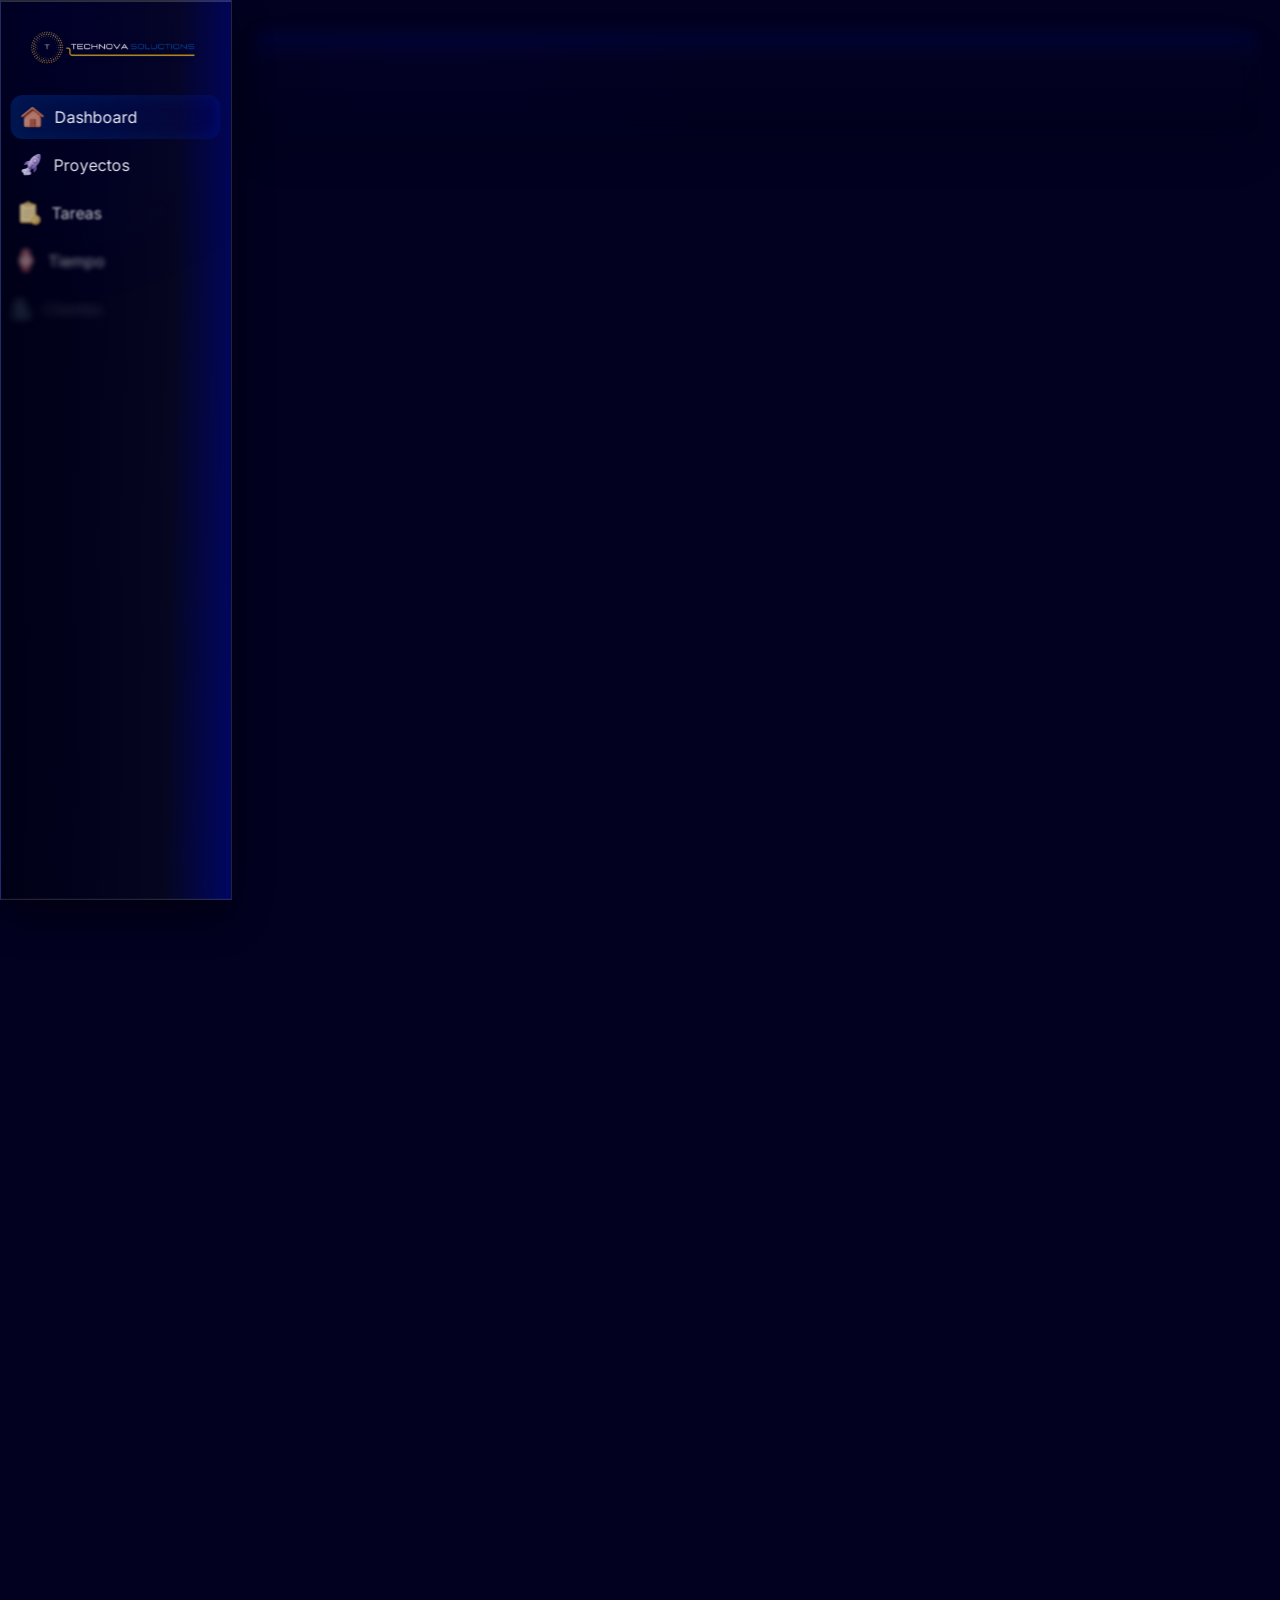
<file: App/index.html>
<!DOCTYPE html>

<html>

<head>
    <meta content="width=device-width, initial-scale=1" name="viewport" />
    <meta charset="utf-8" />
    <link href="css/globals.css" rel="stylesheet" />
    <!-- El orden conserva exactamente la cascada del CSS original. -->
    <link href="css/layout/base.css" rel="stylesheet" />
    <link href="css/navbar/structure.css" rel="stylesheet" />
    <link href="css/header/base.css" rel="stylesheet" />
    <link href="css/layout/content.css" rel="stylesheet" />
    <link href="css/cards/base.css" rel="stylesheet" />
    <link href="css/charts/base.css" rel="stylesheet" />
    <link href="css/investments/base.css" rel="stylesheet" />
    <link href="css/expenses/base.css" rel="stylesheet" />
    <link href="css/charts/cost-base.css" rel="stylesheet" />
    <link href="css/navbar/toggle.css" rel="stylesheet" />
    <link href="css/responsive.css" rel="stylesheet" />
    <link href="css/effects.css" rel="stylesheet" />
    <link href="css/charts/cost-chart.css" rel="stylesheet" />
    <link href="css/navbar/base.css" rel="stylesheet" />
    <link href="css/notifications/button.css" rel="stylesheet" />
    <link href="css/header/controls.css" rel="stylesheet" />
    <link href="css/cards/kpi.css" rel="stylesheet" />
    <link href="css/navbar/items.css" rel="stylesheet" />
    <link href="css/cards/responsive.css" rel="stylesheet" />
    <link href="css/charts/financial-chart.css" rel="stylesheet" />
    <link href="css/expenses/recurring.css" rel="stylesheet" />
    <link href="css/notifications/panel.css" rel="stylesheet" />
    <link href="css/investments/manager.css" rel="stylesheet" />
    <link href="css/intro.css" rel="stylesheet" />
    <title>Admin-Technova - Dashboard</title>
    <meta content="Admin-Technova - Dashboard" property="og:title" />
    <meta content="website" property="og:type" />
    <meta content="assets/img/technova-og.png" property="og:image" />
    <meta content="Admin-Technova - Dashboard" property="og:image:alt" />
    <meta content="summary_large_image" name="twitter:card" />
   
    
</head>

<body>
    <!--
        GUÍA DE LA VISTA DASHBOARD
        1. .navbar: componente compartido; Dashboard usa aria-current="page".
        2. .header: título, periodos, nuevo proyecto y notificaciones.
        3. Contenido: KPI, resumen financiero, inversiones, gastos y costos.
        4. Los atributos data-kpi-* conectan el HTML con dashboard-ui.js.
        5. data-dashboard-api vacío conserva los datos estáticos y evita Fetch.
        6. Mantener el orden de scripts al final: Chart.js/GSAP antes de módulos.
        Los comentarios describen contratos; la lógica permanece en JavaScript.
    -->
    <!--
        Cuando exista el backend, coloca su ruta en data-dashboard-api.
        Ejemplo: data-dashboard-api="../api/dashboard/summary.php"
    -->
    <div class="dashboard" data-dashboard-api="">
        <technova-navbar active="dashboard">
            <noscript>
                <nav aria-label="Navegación principal">
                    <a href="index.html">Dashboard</a>
                    <a href="proyectos.html">Proyectos</a>
                    <a href="tareas.html">Tareas</a>
                </nav>
            </noscript>
        </technova-navbar>
        <div class="header">
            <div class="row-3">
                <div class="column-4">
                    <div class="text-wrapper-5">Mi dashboard</div>
                    <p class="p">Resumen general de tu empresa</p>
                </div>
                <div class="row-4">
                   <div class="report-period-wrapper">

    <div
        class="row-5 report-period-button"
        id="reportPeriodButton"
        role="button"
        tabindex="0"
        aria-expanded="false"
    >

        <img
            class="image"
            src="assets/img/image-12@2x.png"
        />

        <p
            class="text-wrapper-6"
            id="reportPeriodText"
        >
                Cargando periodo...
        </p>

        <img
            class="img-2 report-period-arrow"
            src="assets/img/text-input-1.svg"
        />

    </div>


    <div
        class="report-period-menu"
        id="reportPeriodMenu"
    >

        <div class="report-period-header">

            <button
                class="period-nav-button"
                id="previousMonth"
                type="button"
                aria-label="Mes anterior"
            >
                ‹
            </button>


            <div
                class="report-current-month"
                id="reportCurrentMonth"
            >
                Julio 2026
            </div>


            <button
                class="period-nav-button"
                id="nextMonth"
                type="button"
                aria-label="Mes siguiente"
            >
                ›
            </button>

        </div>


        <div
            class="report-month-list"
            id="reportMonthList"
        ></div>

    </div>

</div>
                    <a class="row-6" href="#">
                        <img class="image" src="assets/img/image-13@2x.png" />
                        <div class="text-wrapper-7">Nuevo proyecto</div>
                    </a>
                    <div class="notification-wrapper">

    <!-- BOTÓN -->
    <div
        class="row-7 notification-button"
        id="notificationButton"
        role="button"
        tabindex="0"
        aria-expanded="false"
    >

        <img
            class="image-2"
            src="assets/img/image-14@2x.png"
        />

        <div
            class="div-wrapper"
            id="notificationBadge"
        >
            <div
                class="text-wrapper-8"
                id="notificationCount"
            >
                3
            </div>
        </div>

    </div>


    <!-- VENTANA DE NOTIFICACIONES -->
    <div
        class="notification-panel"
        id="notificationPanel"
    >

        <!-- HEADER -->

       <div class="notification-panel-header">

    <div class="notification-panel-title">

        Notificaciones

        <span id="notificationTotal">
            (0)
        </span>

    </div>


    <div class="notification-panel-actions">

        <button
            type="button"
            class="notification-mark-all"
            id="notificationMarkAll"
        >
            Marcar leídas
        </button>


        <button
            type="button"
            class="notification-delete-all"
            id="notificationDeleteAll"
        >
            Eliminar todas
        </button>

    </div>

</div>


        <!-- LISTA -->

       <div
    class="notification-list"
    id="notificationList"
>

    <!-- =========================================
         NOTIFICACIÓN 1
         HOY
         ========================================= -->

    <div
        class="notification-item unread"
        data-notification-id="1"
        data-created-at="2026-08-10T18:45:00"
    >

        <div class="notification-icon project">
            P
        </div>


        <div class="notification-content">

            <div class="notification-title">
                Nuevo proyecto creado
            </div>

            <div class="notification-description">
                Se registró el proyecto TechNova Energy.
            </div>

            <div class="notification-meta">

                <div class="notification-time">
                    Hace 5 minutos
                </div>

                <button
                    type="button"
                    class="notification-delete"
                    aria-label="Eliminar notificación"
                >
                    Eliminar
                </button>

            </div>

        </div>


        <span class="notification-status"></span>

    </div>


    <!-- =========================================
         NOTIFICACIÓN 2
         HOY
         ========================================= -->

    <div
        class="notification-item unread"
        data-notification-id="2"
        data-created-at="2026-08-10T18:18:00"
    >

        <div class="notification-icon payment">
            $
        </div>


        <div class="notification-content">

            <div class="notification-title">
                Nuevo ingreso registrado
            </div>

            <div class="notification-description">
                Se agregó un ingreso de $25,000.00.
            </div>

            <div class="notification-meta">

                <div class="notification-time">
                    Hace 32 minutos
                </div>

                <button
                    type="button"
                    class="notification-delete"
                    aria-label="Eliminar notificación"
                >
                    Eliminar
                </button>

            </div>

        </div>


        <span class="notification-status"></span>

    </div>


    <!-- =========================================
         NOTIFICACIÓN 3
         AYER
         ========================================= -->

    <div
        class="notification-item unread"
        data-notification-id="3"
        data-created-at="2026-08-09T17:30:00"
    >

        <div class="notification-icon alert">
            !
        </div>


        <div class="notification-content">

            <div class="notification-title">
                Gasto recurrente próximo
            </div>

            <div class="notification-description">
                La suscripción de Figma se renovará próximamente.
            </div>

            <div class="notification-meta">

                <div class="notification-time">
                    Ayer
                </div>

                <button
                    type="button"
                    class="notification-delete"
                    aria-label="Eliminar notificación"
                >
                    Eliminar
                </button>

            </div>

        </div>


        <span class="notification-status"></span>

    </div>


    <!-- =========================================
         NOTIFICACIÓN 4
         AYER
         ========================================= -->

    <div
        class="notification-item"
        data-notification-id="4"
        data-created-at="2026-08-09T10:15:00"
    >

        <div class="notification-icon system">
            ✓
        </div>


        <div class="notification-content">

            <div class="notification-title">
                Reporte actualizado
            </div>

            <div class="notification-description">
                El resumen financiero se actualizó correctamente.
            </div>

            <div class="notification-meta">

                <div class="notification-time">
                    Ayer
                </div>

                <button
                    type="button"
                    class="notification-delete"
                    aria-label="Eliminar notificación"
                >
                    Eliminar
                </button>

            </div>

        </div>

    </div>


    <!-- =========================================
         NOTIFICACIÓN 5
         ESTA SEMANA
         ========================================= -->

    <div
        class="notification-item"
        data-notification-id="5"
        data-created-at="2026-08-06T12:00:00"
    >

        <div class="notification-icon system">
            ✓
        </div>


        <div class="notification-content">

            <div class="notification-title">
                Reporte anual actualizado
            </div>

            <div class="notification-description">
                El resumen financiero anual se actualizó correctamente.
            </div>

            <div class="notification-meta">

                <div class="notification-time">
                    Hace 4 días
                </div>

                <button
                    type="button"
                    class="notification-delete"
                    aria-label="Eliminar notificación"
                >
                    Eliminar
                </button>

            </div>

        </div>

    </div>

</div>

        <!-- FOOTER -->

        <div class="notification-panel-footer">

            <button
                type="button"
                class="notification-view-all"
            >
                Ver todas las notificaciones
            </button>

        </div>

    </div>

</div>
                </div>
            </div>
            <div class="div-3">
                <div class="frame">
                    <div class="div-3">
                        <div class="frame-2">
                            <div class="card" data-kpi-card="projectsActive">
                                <div class="image-wrapper">
                                    <img class="image-3" src="assets/img/image-15@2x.png" />
                                </div>
                                <div class="text-input">
                                    <p class="element-este-mes">
                                        <span class="span" data-kpi-change="projectsActive" data-kpi-change-format="number">+2</span>
                                        <span class="text-wrapper-9" data-kpi-period> este mes</span>
                                    </p>
                                </div>
                                <div class="paragraph-container">
                                    <div class="text-wrapper-10">Proyectos activos</div>
                                    <div class="text-wrapper-10" data-kpi-value="projectsActive" data-kpi-prefix="" data-kpi-suffix="">6</div>
                                </div>
                            </div>
                            <div class="card-2" data-kpi-card="totalRevenue">
                                <div class="image-wrapper">
                                    <img class="image-4" src="assets/img/image-16@2x.png" />
                                </div>
                                <div class="text-input">
                                    <p class="element-este-mes">
                                        <span class="span" data-kpi-change="totalRevenue" data-kpi-change-format="percentage">+18.2%</span>
                                        <span class="text-wrapper-9" data-kpi-period> este mes</span>
                                    </p>
                                </div>
                                <div class="paragraph-container">
                                    <div class="text-wrapper-10">Ingresos totales</div>
                                    <div class="text-wrapper-10" data-kpi-value="totalRevenue" data-kpi-prefix="$" data-kpi-suffix="">$899,000</div>
                                </div>
                            </div>
                            <div class="card" data-kpi-card="profits">
                                <div class="image-wrapper">
                                    <img class="image-4" src="assets/img/image-17@2x.png" />
                                </div>
                                <div class="text-input">
                                    <p class="element-este-mes">
                                        <span class="span" data-kpi-change="profits" data-kpi-change-format="percentage">+56.2%</span>
                                        <span class="text-wrapper-9" data-kpi-period> este mes</span>
                                    </p>
                                </div>
                                <div class="paragraph-container">
                                    <div class="text-wrapper-10">Ganancias</div>
                                    <div class="text-wrapper-10" data-kpi-value="profits" data-kpi-prefix="$" data-kpi-suffix="">$156,456</div>
                                </div>
                            </div>
                            <div class="card" data-kpi-card="hoursWorked">
                                <div class="image-wrapper">
                                    <img class="image-4" src="assets/img/image-18@2x.png" />
                                </div>
                                <div class="text-input">
                                    <p class="element-este-mes">
                                        <span class="span" data-kpi-change="hoursWorked" data-kpi-change-format="percentage">+8.7%</span>
                                        <span class="text-wrapper-9" data-kpi-period> este mes</span>
                                    </p>
                                </div>
                                <div class="paragraph-container">
                                    <div class="text-wrapper-10">Horas trabajadas</div>
                                    <div class="text-wrapper-10" data-kpi-value="hoursWorked" data-kpi-prefix="" data-kpi-suffix="h">1,345h</div>
                                </div>
                            </div>
                            <div class="card" data-kpi-card="activeClients">
                                <div class="image-wrapper">
                                    <img class="image-4" src="assets/img/image-19@2x.png" />
                                </div>
                                <div class="text-input">
                                    <p class="element-este-mes">
                                        <span class="span" data-kpi-change="activeClients" data-kpi-change-format="number">+5</span>
                                        <span class="text-wrapper-9" data-kpi-period> este mes</span>
                                    </p>
                                </div>
                                <div class="paragraph-container">
                                    <div class="text-wrapper-10">Clientes activos</div>
                                    <div class="text-wrapper-10" data-kpi-value="activeClients" data-kpi-prefix="" data-kpi-suffix="">2</div>
                                </div>
                            </div>
                        </div>
                    </div>
                    <div class="grafica">
                        <div class="column-wrapper">
                            <div class="column-5">
                                <div class="row-8">
                                    <div class="row-9">
                                        <div class="text-wrapper-11">Resumen financiero</div>
                                    </div>
                                   <div class="financial-period-wrapper">

    <div
        class="row-10 financial-period-button"
        id="financialPeriodButton"
        role="button"
        tabindex="0"
        aria-expanded="false"
    >

        <div
            class="text-wrapper-12"
            id="financialPeriodText"
        >
            Este año
        </div>

        <img
            class="row-11 financial-period-arrow"
            src="assets/img/text-input-1.svg"
        />

    </div>


    <div
        class="financial-period-menu"
        id="financialPeriodMenu"
    >

        <button
            type="button"
            class="financial-period-option active"
            data-period="year"
        >
            Este año
        </button>

        <button
            type="button"
            class="financial-period-option"
            data-period="month"
        >
            Este mes
        </button>

        <button
            type="button"
            class="financial-period-option"
            data-period="3months"
        >
            Últimos 3 meses
        </button>

        <button
            type="button"
            class="financial-period-option"
            data-period="6months"
        >
            Últimos 6 meses
        </button>

        <div class="financial-period-divider"></div>

        <button
            type="button"
            class="financial-period-option"
            data-period="2026"
        >
            2026
        </button>

        <button
            type="button"
            class="financial-period-option"
            data-period="2025"
        >
            2025
        </button>

        <button
            type="button"
            class="financial-period-option"
            data-period="2024"
        >
            2024
        </button>

    </div>

</div>
                                </div>
                                <div class="rating-container-wrapper">
                                  <div class="rating-container-wrapper">

    <div class="financial-chart-container">

        <canvas id="financialChart"></canvas>

        <!-- Línea vertical del hover -->
        <div
            class="financial-hover-line"
            id="financialHoverLine"
        ></div>

        <!-- Tooltip Liquid Glass -->
        <div
            class="financial-tooltip"
            id="financialTooltip"
        >
            <div
                class="financial-tooltip-month"
                id="financialTooltipMonth"
            >
                Enero
            </div>

            <div class="financial-tooltip-row">
                <span class="financial-dot income"></span>
                <span>Ingresos</span>
                <strong id="tooltipIncome">$0 MXN</strong>
            </div>

            <div class="financial-tooltip-row">
                <span class="financial-dot costs"></span>
                <span>Costos</span>
                <strong id="tooltipCosts">$0 MXN</strong>
            </div>

            <div class="financial-tooltip-row">
                <span class="financial-dot profits"></span>
                <span>Ganancias</span>
                <strong id="tooltipProfits">$0 MXN</strong>
            </div>
        </div>

        <!-- Reflejo que pasa una vez -->
        <div
            class="financial-chart-shine"
            id="financialChartShine"
        ></div>

    </div>

</div>
                                </div>
                            </div>
                        </div>
                    </div>
                </div>
                <div class="group-cards">
              <!-- ======================================================
     FONDOS DE INVERSIÓN
     ====================================================== -->

<div class="card-3 investment-section">

    <!-- ==================================================
         HEADER
         ================================================== -->

    <div class="text-input-container investment-header">

        <div class="investment-title-wrap">

            <div class="text-wrapper-17">
                Fondos de inversion
            </div>

            <span
                class="investment-count"
                id="investmentCount"
            >
                (1)
            </span>

        </div>


        <button
            type="button"
            class="investment-view-all"
            id="investmentViewAll"
            aria-expanded="false"
        >

            <span id="investmentViewAllText">
                Ver todo
            </span>

            <img
                class="img-2 investment-view-arrow"
                src="assets/img/text-input-1.svg"
                alt=""
            />

        </button>

    </div>


    <!-- ==================================================
         ÁREA DE TARJETA
         ================================================== -->

    <div class="tooltip investment-wallet">

        <!-- TARJETA TRASERA ORIGINAL -->

        <div class="container investment-back-card">

            <div class="text-input-container-2">

                <div
                    class="text-wrapper-19"
                    id="investmentBackAmount"
                >
                    $11,500.00
                </div>

            </div>

            <img
                class="switch-container"
                src="assets/img/switch-container.svg"
                alt=""
            />

        </div>


        <!-- ==================================================
             TARJETA PRINCIPAL ORIGINAL
             ================================================== -->

        <div
            class="cardbank investment-main-card"
            id="investmentMainCard"
            data-investment-id="1"
        >

            <img
                class="switch-container-2"
                src="assets/img/switch-container-1@2x.png"
                alt=""
            />


            <div class="text-input-container-3">

                <!-- MONTO -->

                <div
                    class="text-wrapper-20"
                    id="investmentCardAmount"
                >
                    $25,000.00
                </div>


                <!-- NÚMERO -->

                <div class="paragraph-container-2">

                    <div class="text-wrapper-21">
                        ****
                    </div>

                    <div class="text-wrapper-21">
                        ****
                    </div>

                    <div class="text-wrapper-21">
                        ****
                    </div>

                    <div
                        class="element"
                        id="investmentCardLastFour"
                    >
                        7223
                    </div>

                </div>


                <!-- TIPO / VENCIMIENTO -->

                <div class="paragraph-container-3">

                    <div
                        class="text-wrapper-22"
                        id="investmentCardTypeLabel"
                    >
                        VISA
                    </div>

                    <div
                        class="text-wrapper-23"
                        id="investmentCardExpiry"
                    >
                        03/28
                    </div>

                </div>


                <!-- TITULAR -->

                <div class="paragraph-container-4">

                    <div class="text-wrapper-24">
                        Card Holder
                    </div>

                    <div
                        class="text-wrapper-25"
                        id="investmentCardHolder"
                    >
                        Josue Islas Alvarez
                    </div>

                </div>


                <!-- LOGO VISA ORIGINAL -->

                <img
                    class="text-input-container-4"
                    src="assets/img/text-input-container@2x.png"
                    alt=""
                />

            </div>

        </div>


        <!-- ======================================================
     TARJETAS ALTERNATIVAS
     MASTERCARD / CUENTA / FONDO
     ====================================================== -->


<!-- ======================================================
     MASTERCARD
     DISEÑO COMPLETAMENTE NUEVO
     ====================================================== -->

<div
    class="investment-alt-card investment-mastercard-card"
    data-investment-card="MASTERCARD"
>

    <!-- círculos Mastercard decorativos -->

    <div class="mastercard-orb mastercard-orb-red"></div>
    <div class="mastercard-orb mastercard-orb-orange"></div>


    <!-- cabecera -->

    <div class="mastercard-header">

        <div class="mastercard-brand">
            MASTERCARD
        </div>

        <div class="mastercard-chip">
            <span></span>
            <span></span>
            <span></span>
        </div>

    </div>


    <!-- saldo -->

    <div class="mastercard-balance-label">
        Saldo disponible
    </div>

    <div
        class="mastercard-balance"
        data-investment-bind="amount"
    >
        $0.00
    </div>


    <!-- número -->

    <div class="mastercard-number">

        <span>••••</span>
        <span>••••</span>
        <span>••••</span>

        <strong
            data-investment-bind="lastFour"
        >
            0000
        </strong>

    </div>


    <!-- footer -->

    <div class="mastercard-footer">

        <div>

            <small>
                TITULAR
            </small>

            <strong
                data-investment-bind="holder"
            >
                Usuario
            </strong>

        </div>


        <div>

            <small>
                VÁLIDA
            </small>

            <strong
                data-investment-bind="expiry"
            >
                --/--
            </strong>

        </div>

    </div>

</div>



<!-- ======================================================
     CUENTA
     DISEÑO TECNOLÓGICO / EMPRESARIAL
     ====================================================== -->

<div
    class="investment-alt-card investment-account-card"
    data-investment-card="CUENTA"
>

    <!-- decoración -->

    <div class="account-grid-decoration"></div>

    <div class="account-glow"></div>


    <!-- encabezado -->

    <div class="account-header">

        <div class="account-icon">
            TN
        </div>

        <div>

            <small>
                CUENTA EMPRESARIAL
            </small>

            <strong
                data-investment-bind="name"
            >
                Cuenta
            </strong>

        </div>

    </div>


    <!-- saldo -->

    <div class="account-balance-wrapper">

        <span>
            Fondos disponibles
        </span>

        <strong
            data-investment-bind="amount"
        >
            $0.00
        </strong>

    </div>


    <!-- línea -->

    <div class="account-divider"></div>


    <!-- footer -->

    <div class="account-footer">

        <div>

            <span>
                Cuenta
            </span>

            <strong>
                ••••
                <span
                    data-investment-bind="lastFour"
                >
                    0000
                </span>
            </strong>

        </div>


        <div class="account-status">

            <span class="account-status-dot"></span>

            Activa

        </div>

    </div>


    <div class="account-holder">

        Responsable:

        <strong
            data-investment-bind="holder"
        >
            Usuario
        </strong>

    </div>

</div>



<!-- ======================================================
     FONDO DE INVERSIÓN
     DISEÑO PREMIUM / PATRIMONIAL
     ====================================================== -->

<div
    class="investment-alt-card investment-fund-card"
    data-investment-card="FONDO"
>

    <!-- adornos -->

    <div class="fund-ring fund-ring-one"></div>
    <div class="fund-ring fund-ring-two"></div>


    <!-- encabezado -->

    <div class="fund-header">

        <div>

            <small>
                PORTAFOLIO
            </small>

            <strong
                data-investment-bind="name"
            >
                Fondo de inversión
            </strong>

        </div>


        <div class="fund-symbol">
            ◆
        </div>

    </div>


    <!-- cantidad -->

    <div class="fund-main-value">

        <span>
            Valor actual
        </span>

        <strong
            data-investment-bind="amount"
        >
            $0.00
        </strong>

    </div>


    <!-- gráfica decorativa -->

    <div class="fund-mini-chart">

        <span></span>
        <span></span>
        <span></span>
        <span></span>
        <span></span>
        <span></span>

    </div>


    <!-- footer -->

    <div class="fund-footer">

        <div>

            <small>
                REFERENCIA
            </small>

            <strong>
                FN-
                <span
                    data-investment-bind="lastFour"
                >
                    0000
                </span>
            </strong>

        </div>


        <div>

            <small>
                RESPONSABLE
            </small>

            <strong
                data-investment-bind="holder"
            >
                Usuario
            </strong>

        </div>

    </div>

</div>


        <!-- ==================================================
             BOTÓN + ORIGINAL
             ================================================== -->

        <button
            type="button"
            class="img-wrapper investment-add-button"
            id="investmentAddButton"
            aria-label="Agregar fondo de inversión"
        >

            <img
                class="image-5"
                src="assets/img/image-20@2x.png"
                alt=""
            />

        </button>

    </div>


    <!-- ==================================================
         VER TODOS
         PANEL FLOTANTE
         ================================================== -->

    <div
        class="investment-list-panel"
        id="investmentListPanel"
        aria-hidden="true"
    >

        <div class="investment-list-header">

            <div>
                Fondos registrados
            </div>

            <span id="investmentListTotal">
                1 fondo
            </span>

        </div>


        <div
            class="investment-list"
            id="investmentList"
        >
            <!-- JavaScript genera los registros -->
        </div>

    </div>

</div>
                    <div class="card-4">
                        <div class="text-input-container-5">
                            <div class="div-2">
                                <div class="text-wrapper-17">Herramientas de desarrollo</div>
                            </div>
                            <img class="line" src="assets/img/line-1.svg" />
                        </div>
                        <div class="container-2">
                            <div class="text-input-container-6">

    <div class="text-wrapper-26">
        Gastos recurrente mensual
    </div>

    <div
        class="text-input-container-7 recurring-expenses-toggle"
        id="recurringExpensesToggle"
        role="button"
        tabindex="0"
        aria-expanded="false"
    >

        <div
            class="text-wrapper-18"
            id="recurringExpensesToggleText"
        >
            Ver todo
        </div>

        <img
            class="img-2 recurring-expenses-arrow"
            src="assets/img/text-input-1.svg"
        />

    </div>

</div>
                           <div
    class="recurring-expenses-list"
    id="recurringExpensesList"
>

    <!-- NOWA -->
    <div
        class="container-3 recurring-expense-item"
        data-order="1"
    >

        <div class="container-4">

            <img
                class="image-6"
                src="assets/img/image-21@2x.png"
            />

            <div class="text-wrapper-18">
                Nowa
            </div>

        </div>

        <div class="text-wrapper-27">
            -$523.10
        </div>

    </div>


    <!-- API CLAUDE -->
    <div
        class="container-3 recurring-expense-item"
        data-order="2"
    >

        <div class="container-4">

            <img
                class="image-6"
                src="assets/img/image-22@2x.png"
            />

            <div class="text-wrapper-18">
                Api Claude
            </div>

        </div>

        <div class="text-wrapper-27">
            -$398.99
        </div>

    </div>


    <!-- FIGMA -->
    <div
        class="container-3 recurring-expense-item"
        data-order="3"
    >

        <div class="container-4">

            <img
                class="image-6"
                src="assets/img/image-23@2x.png"
            />

            <div class="text-wrapper-18">
                Figma
            </div>

        </div>

        <div class="text-wrapper-27">
            -$346.95
        </div>

    </div>


    <!-- EJEMPLOS FUTUROS -->

    <div
        class="container-3 recurring-expense-item"
        data-order="4"
    >

        <div class="container-4">

            <img
                class="image-6"
                src="assets/img/image-21@2x.png"
            />

            <div class="text-wrapper-18">
                Hosting
            </div>

        </div>

        <div class="text-wrapper-27">
            -$280.00
        </div>

    </div>


    <div
        class="container-3 recurring-expense-item"
        data-order="5"
    >

        <div class="container-4">

            <img
                class="image-6"
                src="assets/img/image-21@2x.png"
            />

            <div class="text-wrapper-18">
                Dominio
            </div>

        </div>

        <div class="text-wrapper-27">
            -$199.00
        </div>

    </div>

</div>
                        </div>
                        <div class="switch-container-3">
                            <div class="text-wrapper-28">Distribución de costos</div>
                            <div class="switch-container-4">
                               <div class="switch-container-5">
    <canvas id="costChart"></canvas>

    <div class="chart-total">
        <div class="chart-total-value">$1,269.04</div>
        <div class="chart-total-label">Total</div>
    </div>

    <div class="cost-chart-tooltip" id="costChartTooltip" aria-hidden="true">
        <span class="cost-chart-tooltip-dot"></span>
        <div>
            <span id="costChartTooltipLabel">Nowa</span>
            <strong id="costChartTooltipValue">$0.00</strong>
        </div>
    </div>
</div>
                                <div class="container-5">
                                    <div class="vertical-container-2 chart-legend-item" data-index="0">
                                        <div class="div-4">
                                            <div class="vertical-container-3"></div>
                                            <div class="text-wrapper-31">Nowa</div>
                                        </div>
                                        <div class="text-wrapper-32">-$523.10</div>
                                    </div>
                                    <div class="vertical-container-4 chart-legend-item" data-index="1">
                                        <div class="div-4">
                                            <div class="div-4">
                                                <div class="vertical-container-5"></div>
                                            </div>
                                            <div class="text-wrapper-31">Api Claude</div>
                                        </div>
                                        <div class="text-wrapper-33">-$398.99</div>
                                    </div>
                                    <div class="container-6 chart-legend-item" data-index="2">
                                        <div class="div-4">
                                            <div class="div-4">
                                                <div class="vertical-container-6"></div>
                                            </div>
                                            <div class="text-wrapper-31">Figma</div>
                                        </div>
                                        <div class="text-wrapper-33">-$346.95</div>
                                    </div>
                                </div>
                            </div>
                        </div>
                    </div>
                </div>
            </div>
        </div>
    </div>


    <!-- ========================================================
     MODAL - NUEVO FONDO DE INVERSIÓN
     ======================================================== -->

<div
    class="investment-modal"
    id="investmentModal"
    aria-hidden="true"
>

    <div
        class="investment-modal-backdrop"
        data-investment-close
    ></div>


    <div
        class="investment-modal-dialog"
        role="dialog"
        aria-modal="true"
        aria-labelledby="investmentModalTitle"
    >

        <!-- HEADER -->

        <div class="investment-modal-header">

            <div>

                <div
                    class="investment-modal-title"
                    id="investmentModalTitle"
                >
                    Agregar fondo
                </div>

                <div class="investment-modal-subtitle">
                    Registra un fondo o cuenta de inversión
                </div>

            </div>


            <button
                type="button"
                class="investment-modal-close"
                data-investment-close
                aria-label="Cerrar"
            >
                ×
            </button>

        </div>


        <!-- FORMULARIO -->

        <form
            class="investment-form"
            id="investmentForm"
        >

            <!-- NOMBRE -->

            <label class="investment-field">

                <span>
                    Nombre del fondo
                </span>

                <input
                    type="text"
                    id="investmentName"
                    maxlength="40"
                    placeholder="Ej. Fondo principal"
                    required
                />

            </label>


            <!-- MONTO -->

            <label class="investment-field">

                <span>
                    Fondos disponibles
                </span>

                <div class="investment-money-input">

                    <span>
                        $
                    </span>

                    <input
                        type="number"
                        id="investmentAmount"
                        min="0"
                        step="0.01"
                        placeholder="25000.00"
                        required
                    />

                </div>

            </label>


            <div class="investment-form-grid">

                <!-- TIPO -->

                <label class="investment-field">

                    <span>
                        Tipo
                    </span>

                    <select
                        id="investmentType"
                        required
                    >

                        <option value="VISA">
                            VISA
                        </option>

                        <option value="MASTERCARD">
                            Mastercard
                        </option>

                        <option value="CUENTA">
                            Cuenta
                        </option>

                        <option value="FONDO">
                            Fondo
                        </option>

                    </select>

                </label>


                <!-- ÚLTIMOS 4 -->

                <label class="investment-field">

                    <span>
                        Últimos 4 dígitos
                    </span>

                    <input
                        type="text"
                        id="investmentLastFour"
                        maxlength="4"
                        inputmode="numeric"
                        pattern="[0-9]{4}"
                        placeholder="7223"
                        required
                    />

                </label>

            </div>


            <div class="investment-form-grid">

                <!-- TITULAR -->

                <label class="investment-field">

                    <span>
                        Titular / responsable
                    </span>

                    <input
                        type="text"
                        id="investmentHolder"
                        maxlength="50"
                        placeholder="Nombre"
                        required
                    />

                </label>


                <!-- VENCIMIENTO -->

                <label class="investment-field">

                    <span>
                        Referencia
                    </span>

                    <input
                        type="text"
                        id="investmentExpiry"
                        maxlength="8"
                        placeholder="03/28"
                    />

                </label>

            </div>


            <!-- ACCIONES -->

            <div class="investment-form-actions">

                <button
                    type="button"
                    class="investment-cancel-button"
                    data-investment-close
                >
                    Cancelar
                </button>


                <button
                    type="submit"
                    class="investment-save-button"
                >
                    Guardar fondo
                </button>

            </div>

        </form>

    </div>

</div>

    <script src="js/components/technova-navbar.js"></script>
    <script src="js/navbar.js"></script>
    <script src="assets/vendor/chart.umd.js"></script>
    <script src="assets/vendor/gsap-3.12.5.min.js"></script>

    <script src="js/intro.js"></script>
    <script src="js/dashboard-ui.js"></script>
    <script src="js/dashboard-data.js"></script>
    <script src="js/periods.js"></script>
    <script src="js/expenses.js"></script>
    <script src="js/notifications.js"></script>
    <script src="js/investments.js"></script>
    <script src="js/charts.js"></script>
    <script src="js/app.js"></script>
   
</body>

 
</html>
</file>
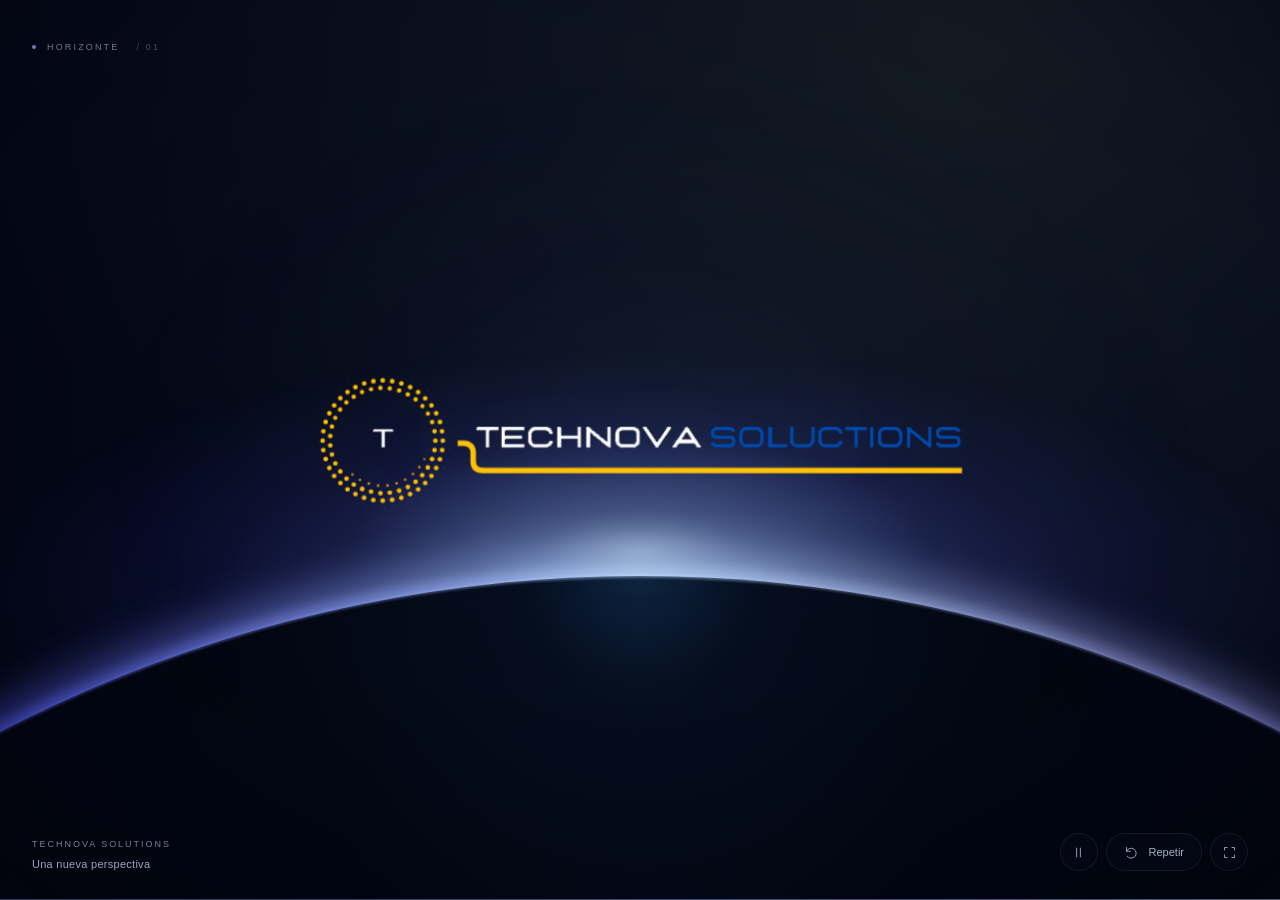
<file: App/intros/intro-technova/index.html>
<!doctype html>
<html lang="es">
  <head>
    <meta charset="utf-8">
    <meta name="viewport" content="width=device-width, initial-scale=1">
    <meta name="theme-color" content="#030611">
    <title>TechNova — Horizonte</title>
    <link rel="icon" href="data:,">
    <link rel="stylesheet" href="styles.css?v=2">
    <script src="intro.js?v=3" defer></script>
  </head>
  <body>
    <main class="intro" aria-label="Intro de TechNova Solutions">
      <div class="scene" aria-hidden="true">
        <div class="sky"></div>
        <div class="sky-light"></div>
        <div class="stars"><i></i><i></i><i></i><i></i><i></i><i></i><i></i><i></i><i></i><i></i></div>
        <div class="horizon">
          <img src="assets/horizon.svg" alt="" width="1600" height="1000">
          <svg class="horizon-travel" viewBox="0 0 1600 1000" preserveAspectRatio="none">
            <defs><filter id="travel-glow" x="-30%" y="-50%" width="160%" height="200%"><feGaussianBlur stdDeviation="5"/></filter></defs>
            <g fill="none" stroke-linecap="round">
              <path class="travel-aura" d="M-100 862.397 A1800 1660 0 0 1 800 640" pathLength="1" stroke="#6a9cff" stroke-width="12" stroke-dasharray=".06 1" filter="url(#travel-glow)"/>
              <path class="travel-tail" d="M-100 862.397 A1800 1660 0 0 1 800 640" pathLength="1" stroke="#a4c8ff" stroke-width="2" stroke-dasharray=".045 1"/>
              <path class="travel-head" d="M-100 862.397 A1800 1660 0 0 1 800 640" pathLength="1" stroke="#ecf6ff" stroke-width="3" stroke-dasharray=".004 1"/>
            </g>
          </svg>
        </div>
        <div class="sunrise"></div>
        <div class="vignette"></div>
      </div>

      <div class="brand-position">
        <div class="brand-halo" aria-hidden="true"></div>
        <div class="brand">
          <svg class="brand-svg" focusable="false"
            xmlns="http://www.w3.org/2000/svg"
            width="865"
            height="220"
            viewBox="75 190 865 220"
            role="img"
            aria-labelledby="logo-title logo-description"
          >
            <title id="logo-title">Technova Solutions</title>
            <desc id="logo-description">
              Logotipo de Technova Solutions con emblema circular de puntos dorados,
              palabra Technova blanca, palabra Solutions azul y línea dorada.
            </desc>
          
            <style>
              svg.brand-svg {
                color-scheme: dark;
                background: transparent;
                --logo-bg: #0d1116;
                --logo-gold: #fec107;
                --logo-gold-warm: #ffb20f;
                --logo-white: #ffffff;
                --logo-blue: #004aad;
              }
          
              .logo-dot,
              .logo-letter,
              .logo-accent {
                vector-effect: non-scaling-stroke;
              }
          
              .logo-dot {
                fill: var(--logo-gold);
                transform-box: fill-box;
                transform-origin: center;
              }
          
              .logo-dot--minor {
                fill: var(--logo-gold-warm);
                opacity: 0.82;
              }
          
              .logo-dot--micro {
                fill: var(--logo-gold-warm);
                opacity: 0.28;
              }
          
              .logo-letter--mark,
              .logo-letter--name {
                fill: var(--logo-white);
              }
          
              .logo-letter--service {
                fill: var(--logo-blue);
              }
          
              .logo-accent {
                fill: none;
                stroke: var(--logo-gold);
                stroke-linecap: butt;
                stroke-linejoin: round;
                stroke-width: 5.5;
              }
          
              #technova-solutions-logo.is-animated .logo-dot {
                animation: dot-arrival 760ms cubic-bezier(0.16, 1, 0.3, 1) both;
                animation-delay: calc(var(--dot-index, 0) * 10ms);
              }
          
              #technova-solutions-logo.is-animated .logo-accent {
                stroke-dasharray: 670;
                stroke-dashoffset: 670;
                animation: draw-accent 1.05s 430ms cubic-bezier(0.65, 0, 0.35, 1) forwards;
              }
          
              #technova-solutions-logo.is-animated .logo-letter {
                opacity: 0;
                transform: translateY(8px);
                animation: word-arrival 700ms cubic-bezier(0.16, 1, 0.3, 1) forwards;
              }
          
              #technova-solutions-logo.is-animated .logo-letter--mark {
                animation-delay: 420ms;
              }
          
              #technova-solutions-logo.is-animated .logo-letter--name {
                animation-delay: 520ms;
              }
          
              #technova-solutions-logo.is-animated .logo-letter--service {
                animation-delay: 650ms;
              }
          
              @keyframes dot-arrival {
                from { opacity: 0; transform: scale(0); }
                to { transform: scale(1); }
              }
          
              @keyframes draw-accent {
                to { stroke-dashoffset: 0; }
              }
          
              @keyframes word-arrival {
                to { opacity: 1; transform: translateY(0); }
              }
          
              @media (prefers-reduced-motion: reduce) {
                #technova-solutions-logo.is-animated .logo-dot,
                #technova-solutions-logo.is-animated .logo-letter,
                #technova-solutions-logo.is-animated .logo-accent {
                  animation: none;
                  opacity: 1;
                  stroke-dashoffset: 0;
                  transform: none;
                }
              }
            </style>
          
            <g id="technova-solutions-logo">
          
              <g id="emblem" data-part="emblem" aria-hidden="true">
                <g id="emblem-major-dots">
                  <circle class="logo-dot" style="--dot-index:0" cx="179.4" cy="222.7" r="3" />
                  <circle class="logo-dot" style="--dot-index:1" cx="167.5" cy="223.7" r="3" />
                  <circle class="logo-dot" style="--dot-index:2" cx="191.4" cy="223.7" r="3" />
                  <circle class="logo-dot" style="--dot-index:3" cx="155.8" cy="226.5" r="3" />
                  <circle class="logo-dot" style="--dot-index:4" cx="203.2" cy="226.5" r="3" />
                  <circle class="logo-dot" style="--dot-index:5" cx="144.6" cy="231.3" r="3" />
                  <circle class="logo-dot" style="--dot-index:6" cx="214.4" cy="231.3" r="3" />
                  <circle class="logo-dot" style="--dot-index:7" cx="134.5" cy="237.5" r="3" />
                  <circle class="logo-dot" style="--dot-index:8" cx="224.5" cy="237.5" r="3" />
                  <circle class="logo-dot" style="--dot-index:9" cx="125.4" cy="245.3" r="3" />
                  <circle class="logo-dot" style="--dot-index:10" cx="233.5" cy="245.5" r="3" />
                  <circle class="logo-dot" style="--dot-index:11" cx="117.5" cy="254.5" r="3" />
                  <circle class="logo-dot" style="--dot-index:12" cx="241.5" cy="254.5" r="3" />
                  <circle class="logo-dot" style="--dot-index:13" cx="111.3" cy="264.6" r="3" />
                  <circle class="logo-dot" style="--dot-index:14" cx="247.6" cy="264.6" r="3" />
                  <circle class="logo-dot" style="--dot-index:15" cx="106.6" cy="275.7" r="3" />
                  <circle class="logo-dot" style="--dot-index:16" cx="252.4" cy="275.7" r="3" />
                  <circle class="logo-dot" style="--dot-index:17" cx="103.7" cy="287.5" r="3" />
                  <circle class="logo-dot" style="--dot-index:18" cx="255" cy="287.5" r="3" />
                  <circle class="logo-dot" style="--dot-index:19" cx="102.8" cy="299.5" r="3" />
                  <circle class="logo-dot" style="--dot-index:20" cx="256" cy="299.5" r="3" />
                  <circle class="logo-dot" style="--dot-index:21" cx="103.6" cy="311.5" r="3" />
                  <circle class="logo-dot" style="--dot-index:22" cx="255.2" cy="311.5" r="3" />
                  <circle class="logo-dot" style="--dot-index:23" cx="106.7" cy="323" r="3" />
                  <circle class="logo-dot" style="--dot-index:24" cx="252.3" cy="323.2" r="3" />
                  <circle class="logo-dot" style="--dot-index:25" cx="111.3" cy="334.3" r="3" />
                  <circle class="logo-dot" style="--dot-index:26" cx="247.6" cy="334.3" r="3" />
                  <circle class="logo-dot" style="--dot-index:27" cx="117.5" cy="344.5" r="3" />
                  <circle class="logo-dot" style="--dot-index:28" cx="241.5" cy="344.5" r="3" />
                  <circle class="logo-dot" style="--dot-index:29" cx="125.5" cy="353.5" r="3" />
                  <circle class="logo-dot" style="--dot-index:30" cx="233.5" cy="353.5" r="3" />
                  <circle class="logo-dot" style="--dot-index:31" cx="134.5" cy="361.5" r="3" />
                  <circle class="logo-dot" style="--dot-index:32" cx="224.5" cy="361.5" r="3" />
                  <circle class="logo-dot" style="--dot-index:33" cx="144.6" cy="367.6" r="3" />
                  <circle class="logo-dot" style="--dot-index:34" cx="214.3" cy="367.6" r="3" />
                  <circle class="logo-dot" style="--dot-index:35" cx="155.6" cy="372.3" r="3" />
                  <circle class="logo-dot" style="--dot-index:36" cx="203.1" cy="372.3" r="3" />
                  <circle class="logo-dot" style="--dot-index:37" cx="167.4" cy="375.2" r="3" />
                  <circle class="logo-dot" style="--dot-index:38" cx="191.4" cy="375" r="3" />
                  <circle class="logo-dot" style="--dot-index:39" cx="179.4" cy="376" r="3" />
          
                  <circle class="logo-dot" style="--dot-index:40" cx="176.4" cy="232.3" r="2.85" />
                  <circle class="logo-dot" style="--dot-index:41" cx="188.4" cy="232.7" r="2.85" />
                  <circle class="logo-dot" style="--dot-index:42" cx="164.5" cy="234" r="2.75" />
                  <circle class="logo-dot" style="--dot-index:43" cx="200.3" cy="235.6" r="2.85" />
                  <circle class="logo-dot" style="--dot-index:44" cx="153" cy="237.5" r="2.75" />
                  <circle class="logo-dot" style="--dot-index:45" cx="211.3" cy="240.4" r="2.85" />
                  <circle class="logo-dot" style="--dot-index:46" cx="142.4" cy="243.4" r="2.85" />
                  <circle class="logo-dot" style="--dot-index:47" cx="221.4" cy="246.7" r="2.85" />
                  <circle class="logo-dot" style="--dot-index:48" cx="133" cy="250.9" r="2.75" />
                  <circle class="logo-dot" style="--dot-index:49" cx="230" cy="255.5" r="2.75" />
                  <circle class="logo-dot" style="--dot-index:50" cx="125.1" cy="259.9" r="2.8" />
                  <circle class="logo-dot" style="--dot-index:51" cx="237" cy="265.1" r="2.75" />
                  <circle class="logo-dot" style="--dot-index:52" cx="118.9" cy="270.4" r="2.75" />
                  <circle class="logo-dot" style="--dot-index:53" cx="242.4" cy="275.7" r="2.85" />
                  <circle class="logo-dot" style="--dot-index:54" cx="114.7" cy="281.6" r="2.85" />
                  <circle class="logo-dot" style="--dot-index:55" cx="245.5" cy="287.5" r="3" />
                  <circle class="logo-dot" style="--dot-index:56" cx="112.5" cy="293.5" r="3" />
                  <circle class="logo-dot" style="--dot-index:57" cx="246.5" cy="299.5" r="3" />
                  <circle class="logo-dot" style="--dot-index:58" cx="112.5" cy="305.5" r="3" />
                  <circle class="logo-dot" style="--dot-index:59" cx="245.5" cy="311.5" r="3" />
                  <circle class="logo-dot" style="--dot-index:60" cx="114.7" cy="317.3" r="2.9" />
                  <circle class="logo-dot" style="--dot-index:61" cx="242.3" cy="323" r="3" />
                  <circle class="logo-dot" style="--dot-index:62" cx="119" cy="328.5" r="3" />
                  <circle class="logo-dot" style="--dot-index:63" cx="236.9" cy="333.7" r="3" />
                  <circle class="logo-dot" style="--dot-index:64" cx="125.3" cy="338.7" r="3" />
                  <circle class="logo-dot" style="--dot-index:65" cx="229.8" cy="343.5" r="3" />
                  <circle class="logo-dot" style="--dot-index:66" cx="133.2" cy="347.9" r="3" />
                  <circle class="logo-dot" style="--dot-index:67" cx="221.3" cy="351.9" r="3" />
                  <circle class="logo-dot" style="--dot-index:68" cx="142.5" cy="355.5" r="3" />
                  <circle class="logo-dot" style="--dot-index:69" cx="211.4" cy="358.6" r="3" />
                  <circle class="logo-dot" style="--dot-index:70" cx="153.2" cy="361.1" r="3" />
                  <circle class="logo-dot" style="--dot-index:71" cx="200.3" cy="363.3" r="3" />
                  <circle class="logo-dot" style="--dot-index:72" cx="164.5" cy="364.5" r="3" />
                  <circle class="logo-dot" style="--dot-index:73" cx="188.4" cy="365.8" r="3" />
                  <circle class="logo-dot" style="--dot-index:74" cx="176.5" cy="366.5" r="3" />
                </g>
          
                <g id="emblem-minor-dots">
                  <circle class="logo-dot logo-dot--minor" style="--dot-index:45" cx="226.1" cy="333.3" r="1.7" />
                  <circle class="logo-dot logo-dot--minor" style="--dot-index:46" cx="218" cy="342" r="1.7" />
                  <circle class="logo-dot logo-dot--minor" style="--dot-index:47" cx="208" cy="349.2" r="1.7" />
                  <circle class="logo-dot logo-dot--minor" style="--dot-index:48" cx="197.2" cy="354" r="1.7" />
                  <circle class="logo-dot logo-dot--minor" style="--dot-index:49" cx="185.5" cy="356.8" r="1.7" />
                  <circle class="logo-dot logo-dot--minor" style="--dot-index:50" cx="173.5" cy="356.8" r="1.7" />
                  <circle class="logo-dot logo-dot--minor" style="--dot-index:51" cx="161.7" cy="354.1" r="1.7" />
                  <circle class="logo-dot logo-dot--minor" style="--dot-index:52" cx="150.3" cy="349.6" r="1.7" />
                  <circle class="logo-dot logo-dot--minor" style="--dot-index:53" cx="140.8" cy="342.6" r="1.55" />
                  <circle class="logo-dot logo-dot--minor" style="--dot-index:54" cx="232.5" cy="323" r="1.45" />
                </g>
          
                <g id="emblem-micro-dots">
                  <circle class="logo-dot logo-dot--micro" cx="217" cy="222" r="0.65" />
                  <circle class="logo-dot logo-dot--micro" cx="136" cy="225" r="0.65" />
                  <circle class="logo-dot logo-dot--micro" cx="228" cy="228" r="0.65" />
                  <circle class="logo-dot logo-dot--micro" cx="237" cy="235.5" r="0.8" />
                  <circle class="logo-dot logo-dot--micro" cx="245" cy="244" r="0.65" />
                  <circle class="logo-dot logo-dot--micro" cx="110" cy="249" r="0.65" />
                  <circle class="logo-dot logo-dot--micro" cx="103" cy="259" r="0.65" />
                  <circle class="logo-dot logo-dot--micro" cx="258" cy="264" r="0.65" />
                  <circle class="logo-dot logo-dot--micro" cx="262" cy="276" r="0.65" />
                  <circle class="logo-dot logo-dot--micro" cx="265" cy="287" r="0.65" />
                  <circle class="logo-dot logo-dot--micro" cx="265" cy="311.5" r="0.8" />
                  <circle class="logo-dot logo-dot--micro" cx="236.7" cy="311.7" r="0.85" />
                  <circle class="logo-dot logo-dot--micro" cx="95" cy="317" r="0.65" />
                  <circle class="logo-dot logo-dot--micro" cx="262" cy="323" r="0.65" />
                  <circle class="logo-dot logo-dot--micro" cx="98" cy="329" r="0.65" />
                  <circle class="logo-dot logo-dot--micro" cx="132" cy="334" r="0.65" />
                  <circle class="logo-dot logo-dot--micro" cx="258" cy="334.5" r="0.8" />
                  <circle class="logo-dot logo-dot--micro" cx="103" cy="340" r="0.65" />
                  <circle class="logo-dot logo-dot--micro" cx="252.5" cy="345" r="0.8" />
                  <circle class="logo-dot logo-dot--micro" cx="110" cy="350" r="0.65" />
                  <circle class="logo-dot logo-dot--micro" cx="245.5" cy="355" r="0.8" />
                  <circle class="logo-dot logo-dot--micro" cx="237" cy="363.5" r="0.8" />
                  <circle class="logo-dot logo-dot--micro" cx="126" cy="367" r="0.65" />
                  <circle class="logo-dot logo-dot--micro" cx="228" cy="371" r="0.65" />
                  <circle class="logo-dot logo-dot--micro" cx="136" cy="374" r="0.65" />
                  <circle class="logo-dot logo-dot--micro" cx="217" cy="377" r="0.65" />
                  <circle class="logo-dot logo-dot--micro" cx="147" cy="379" r="0.65" />
                  <circle class="logo-dot logo-dot--micro" cx="206" cy="381" r="0.65" />
                  <circle class="logo-dot logo-dot--micro" cx="159" cy="383" r="0.65" />
                  <circle class="logo-dot logo-dot--micro" cx="194" cy="384" r="0.65" />
                  <circle class="logo-dot logo-dot--micro" cx="170" cy="385" r="0.65" />
                  <circle class="logo-dot logo-dot--micro" cx="182" cy="385.5" r="0.8" />
                </g>
          
                <path
                  id="emblem-letter-t"
                  class="logo-letter logo-letter--mark"
                  d="M182 308H178V288H167V286H168V285H192V286H193V288H182Z"
                />
              </g>
          
              <path
                id="accent-line"
                class="logo-accent"
                data-part="accent-line"
                d="M275 302.75h7.5c7.7 0 12.25 4.7 12.25 12.25v10.75c0 7.8 4.45 11.75 12.5 11.75H918"
              />
          
              <g id="wordmark" data-part="wordmark">
                <g id="word-technova" class="logo-letter logo-letter--name" aria-label="Technova">
                  <path id="letter-technova-t" d="M316 287H315V308H311V286H299V283H300V282H327V286H316Z" />
                  <path id="letter-technova-e" d="M336 286V287H335V293H357V297H336V298H335V304H360V308H331V282H360V286Z" />
                  <path id="letter-technova-c" d="M390 [base64]" />
                  <path id="letter-technova-h" d="M402 282H406V283H407V293H428V282H432V308H428V297H407V308H402Z" />
                  <path id="letter-technova-n" d="M456 [base64]" />
                  <path id="letter-technova-o" fill-rule="evenodd" d="M476 289H477V286H478V285H479V284H480V283H482V282H501V283H503V284H505V285H506V287H507V303H506V305H505V306H503V307H502V308H482V307H480V306H479V305H478V304H477V301H476ZM482 287V288H481V302H482V303H483V304H501V303H502V301H503V289H502V287H500V286H484V287Z" />
                  <path id="letter-technova-v" d="M531 [base64]" />
                  <path id="letter-technova-a" fill-rule="evenodd" d="M564 292V293H563V295H562V296H561V298H573V296H572V295H571V293H570V292H569V290H568V289H566V290H565V292ZM572 [base64]" />
                </g>
                <g id="word-solutions" class="logo-letter logo-letter--service" aria-label="Solutions">
                  <path id="letter-solutions-s-1" d="M604 [base64]" />
                  <path id="letter-solutions-o" fill-rule="evenodd" d="M638 300H639V303H641V304H658V303H660V301H661V289H660V288H659V287H658V286H641V287H640V288H639V290H638ZM661 306V307H659V308H640V307H638V306H637V305H636V304H635V302H634V289H635V286H636V285H637V284H638V283H640V282H659V283H661V284H663V286H664V288H665V302H664V304H663V306Z" />
                  <path id="letter-solutions-l" d="M695 308H671V282H675V283H676V304H695Z" />
                  <path id="letter-solutions-u" d="M704 301V303H705V304H723V303H724V302H725V300H726V282H730V301H729V304H728V305H727V306H726V307H724V308H705V307H703V306H701V304H700V303H699V282H703V301Z" />
                  <path id="letter-solutions-c" d="M759 [base64]" />
                  <path id="letter-solutions-t" d="M781 287H780V286H769V282H796V283H797V286H785V308H781Z" />
                  <path id="letter-solutions-i" d="M801 308V282H805V308Z" />
                  <path id="letter-solutions-o-2" fill-rule="evenodd" d="M817 303V304H835V303H836V302H837V300H838V291H837V288H836V287H835V286H818V287H816V289H815V301H816V303ZM812 287V286H813V284H815V283H817V282H836V283H838V284H839V285H840V286H841V289H842V301H841V304H840V305H839V306H838V307H836V308H817V307H815V306H813V304H812V303H811V287Z" />
                  <path id="letter-solutions-n" d="M856 [base64]" />
                  <path id="letter-solutions-s-2" d="M911 [base64]" />
                </g>
              </g>
            </g>
            <defs>
              <linearGradient id="intro-reflection">
                <stop stop-color="#e7f2ff" stop-opacity="0"/>
                <stop offset=".5" stop-color="#f5faff" stop-opacity=".8"/>
                <stop offset="1" stop-color="#e7f2ff" stop-opacity="0"/>
              </linearGradient>
              <clipPath id="intro-logo-silhouette"><use href="#technova-solutions-logo"/></clipPath>
            </defs>
            <g id="intro-sheen" clip-path="url(#intro-logo-silhouette)" opacity="0" aria-hidden="true" pointer-events="none">
              <rect id="intro-sheen-band" x="-170" y="190" width="180" height="220" fill="url(#intro-reflection)"/>
            </g>
          </svg>
        </div>
      </div>

      <header class="preview-header">
        <span class="edition"><span class="edition-dot"></span> HORIZONTE <span class="edition-number">/ 01</span></span>
        <button class="skip" type="button" data-skip>Saltar intro <span aria-hidden="true">↗</span></button>
      </header>

      <footer class="preview-footer">
        <div class="sequence-info"><span class="sequence-label">TECHNOVA SOLUTIONS</span><span class="sequence-state" role="status" data-status>Preparando la escena</span></div>
        <div class="controls" aria-label="Controles de la intro">
          <button class="control" type="button" data-pause aria-label="Pausar intro" aria-pressed="false"><svg viewBox="0 0 24 24" aria-hidden="true"><path data-pause-symbol d="M9 5v14M15 5v14"/></svg></button>
          <button class="control replay" type="button" data-replay><svg viewBox="0 0 24 24" aria-hidden="true"><path d="M4 10a8 8 0 1 1 1 8M4 4v6h6"/></svg><span>Repetir</span></button>
          <button class="control" type="button" data-fullscreen aria-label="Pantalla completa"><svg viewBox="0 0 24 24" aria-hidden="true"><path d="M8 4H4v4m12-4h4v4M4 16v4h4m8 0h4v-4"/></svg></button>
        </div>
      </footer>
      <div class="progress" aria-hidden="true"><div class="progress-fill"></div></div>
      <noscript><style>.brand,.horizon,.sky-light{opacity:1}</style></noscript>
    </main>
  </body>
</html>
</file>
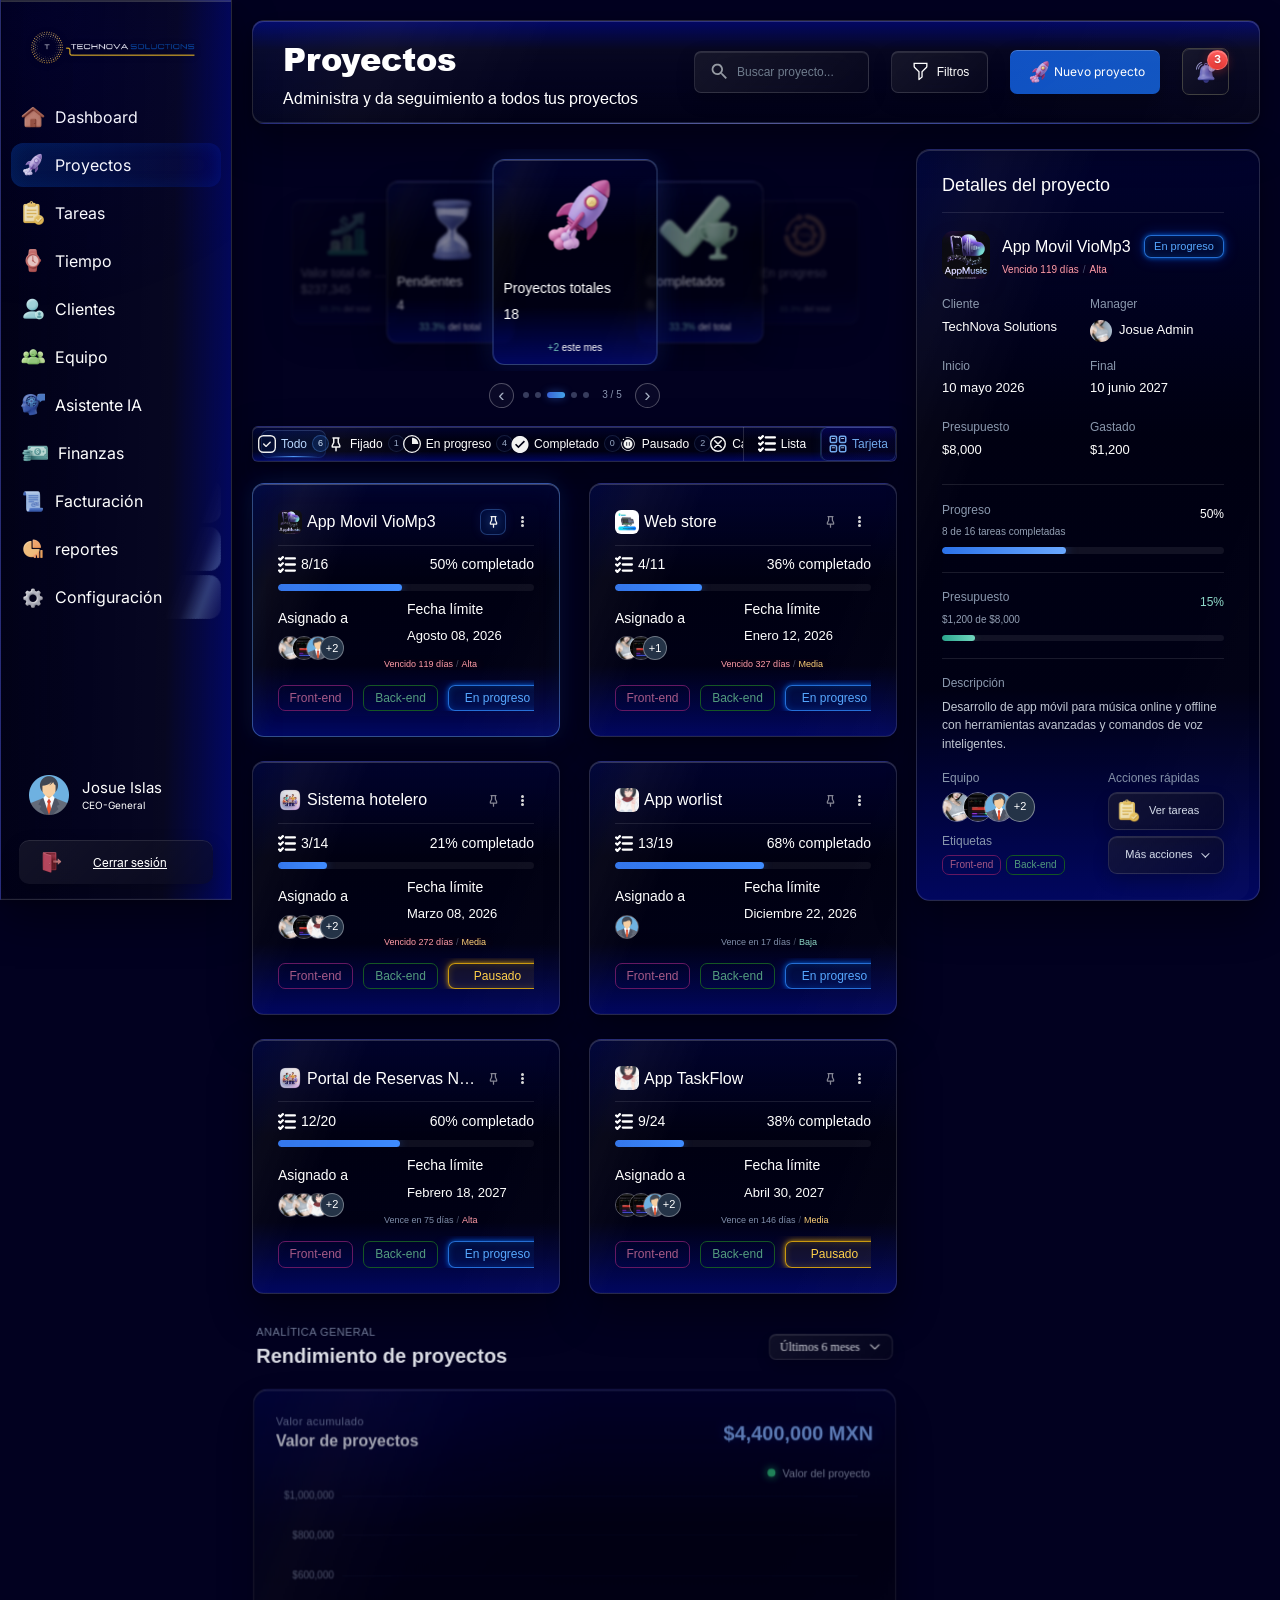
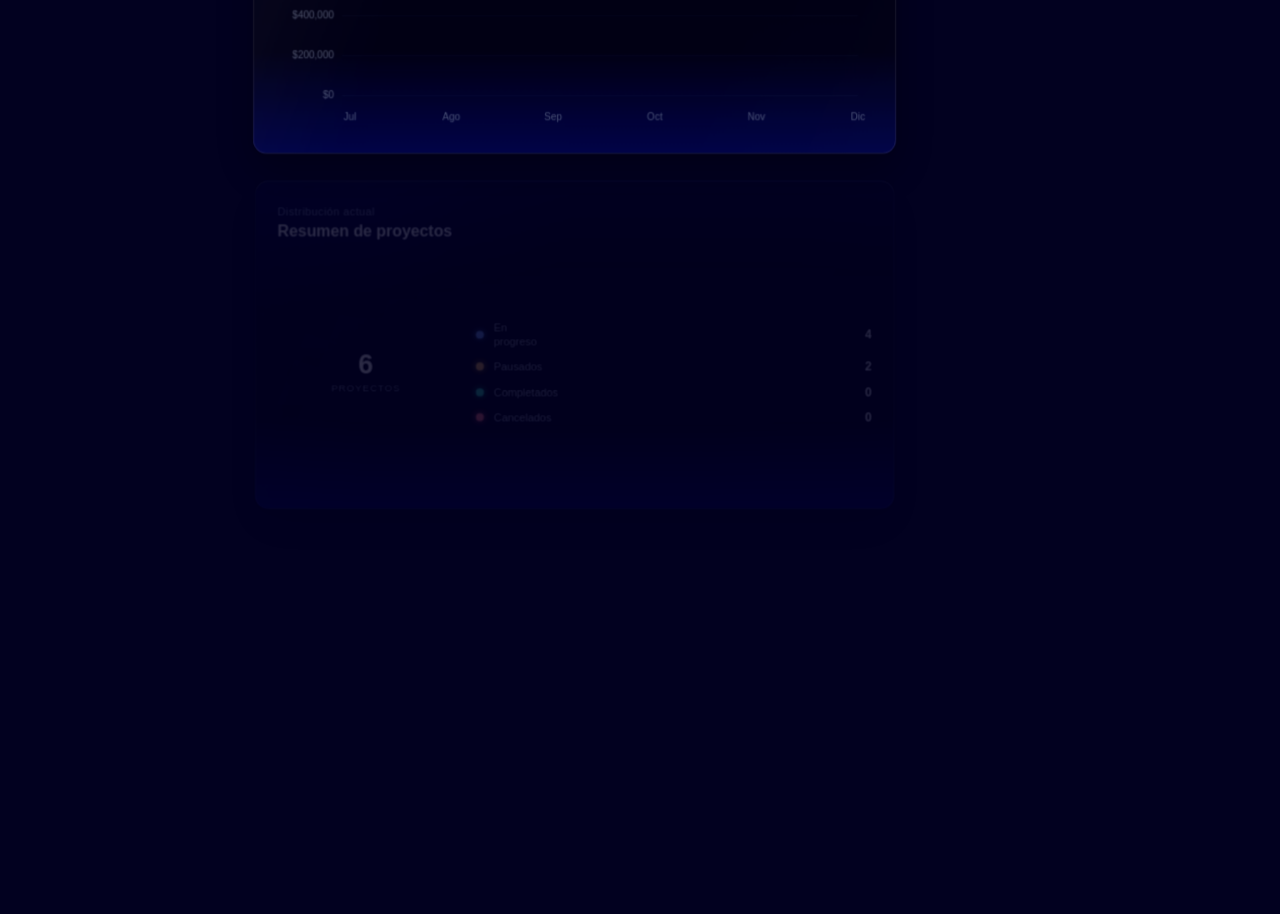
<file: App/proyectos.html>
<!DOCTYPE html>
<html lang="es">
<head>
    <meta charset="UTF-8" />
    <meta name="viewport" content="width=device-width, initial-scale=1.0" />
    <title>Proyectos | TechNova Solutions</title>
    <link href="assets/vendor/meyer-reset-2.0.min.css" rel="stylesheet" />
    <link href="css/globals.css" rel="stylesheet" />
    <link href="css/layout/base.css" rel="stylesheet" />
    <link href="css/navbar/structure.css" rel="stylesheet" />
    <link href="css/navbar/toggle.css" rel="stylesheet" />
    <link href="css/responsive.css" rel="stylesheet" />
    <link href="css/effects.css" rel="stylesheet" />
    <link href="css/navbar/base.css" rel="stylesheet" />
    <link href="css/header/base.css" rel="stylesheet" />
    <link href="css/notifications/button.css" rel="stylesheet" />
    <link href="css/header/controls.css" rel="stylesheet" />
    <link href="css/notifications/panel.css" rel="stylesheet" />
    <link href="css/navbar/items.css" rel="stylesheet" />
    <link href="css/pages/proyectos.css" rel="stylesheet" />
    <link href="css/charts/financial-chart.css" rel="stylesheet" />
    <link href="css/pages/projects-charts.css" rel="stylesheet" />
</head>
<body>
    <!--
        GUÍA DE LA VISTA PROYECTOS
        1. Navbar compartido: solo Proyectos lleva aria-current="page".
        2. Encabezado: búsqueda, filtros, nuevo proyecto y notificaciones.
        3. project-metrics: carrusel accesible de métricas.
        4. projects-controls/results: filtros, modos de vista y tarjetas.
        5. project-details: deriva sus datos de la tarjeta seleccionada.
        6. projects-analytics: tres gráficas administradas por projects-charts.js.
        7. Los atributos data-projects-*-api vacíos activan el fallback estático.
        No insertar PHP aquí; el backend debe responder JSON mediante endpoints.
    -->
    <!-- Cuando exista el backend: summary-api para métricas y list-api para filtros/listado. -->
    <div class="dashboard projects-page" data-projects-summary-api="" data-projects-list-api="" data-projects-analytics-api="">
        <technova-navbar active="projects">
            <noscript>
                <nav aria-label="Navegación principal">
                    <a href="index.html">Dashboard</a>
                    <a href="proyectos.html">Proyectos</a>
                    <a href="tareas.html">Tareas</a>
                </nav>
            </noscript>
        </technova-navbar>

        <main class="projects-shell">
            <header class="projects-header glass-reactive">
                <div class="projects-heading">
                    <h1>Proyectos</h1>
                    <p>Administra y da seguimiento a todos tus proyectos</p>
                </div>
                <div class="projects-header-actions" aria-label="Acciones de proyectos">
                    <label class="projects-search">
                        <span class="sr-only">Buscar proyecto</span>
                        <img src="assets/img/projects/search-icon.svg" alt="" aria-hidden="true" />
                        <input type="search" name="project-search" placeholder="Buscar proyecto..." autocomplete="off" data-project-search aria-controls="projects-list" aria-label="Buscar proyectos" />
                    </label>

                    <button class="projects-action projects-filter-button" type="button" data-advanced-filter-open aria-controls="projects-advanced-filters" aria-expanded="false" aria-label="Abrir filtros de proyectos">
                        <img src="assets/img/projects/filter-icon.svg" alt="" aria-hidden="true" />
                        <span>Filtros</span>
                        <span class="projects-filter-badge" data-advanced-filter-count hidden>0</span>
                    </button>

                    <a class="row-6 projects-new-button" href="#nuevo-proyecto">
                        <img class="image" src="assets/img/image-13@2x.png" alt="" aria-hidden="true" />
                        <span class="text-wrapper-7">Nuevo proyecto</span>
                    </a>

                    <div class="notification-wrapper">
                        <div class="row-7 notification-button" id="notificationButton" role="button" tabindex="0" aria-expanded="false" aria-label="Abrir notificaciones">
                            <img class="image-2" src="assets/img/image-14@2x.png" alt="" aria-hidden="true" />
                            <div class="div-wrapper" id="notificationBadge"><span class="text-wrapper-8" id="notificationCount">3</span></div>
                        </div>
                        <div class="notification-panel" id="notificationPanel" aria-label="Panel de notificaciones">
                            <div class="notification-panel-header">
                                <div class="notification-panel-title">Notificaciones <span id="notificationTotal">(3)</span></div>
                                <div class="notification-panel-actions">
                                    <button type="button" class="notification-mark-all" id="notificationMarkAll">Marcar leídas</button>
                                    <button type="button" class="notification-delete-all" id="notificationDeleteAll">Eliminar todas</button>
                                </div>
                            </div>
                            <div class="notification-list" id="notificationList">
                                <div class="notification-item unread" data-notification-id="1" data-created-at="2026-08-20T09:00:00">
                                    <div class="notification-icon project">P</div>
                                    <div class="notification-content"><div class="notification-title">Nuevo proyecto creado</div><div class="notification-description">Se registró un nuevo proyecto en TechNova.</div><div class="notification-meta"><div class="notification-time">Recientemente</div><button type="button" class="notification-delete" aria-label="Eliminar notificación">Eliminar</button></div></div><span class="notification-status"></span>
                                </div>
                                <div class="notification-item unread" data-notification-id="2" data-created-at="2026-08-20T08:30:00">
                                    <div class="notification-icon alert">!</div>
                                    <div class="notification-content"><div class="notification-title">Proyecto actualizado</div><div class="notification-description">El progreso de un proyecto fue actualizado.</div><div class="notification-meta"><div class="notification-time">Hace 30 minutos</div><button type="button" class="notification-delete" aria-label="Eliminar notificación">Eliminar</button></div></div><span class="notification-status"></span>
                                </div>
                                <div class="notification-item unread" data-notification-id="3" data-created-at="2026-08-20T08:00:00">
                                    <div class="notification-icon system">S</div>
                                    <div class="notification-content"><div class="notification-title">Recordatorio del sistema</div><div class="notification-description">Revisa las fechas límite de tus proyectos.</div><div class="notification-meta"><div class="notification-time">Hace 1 hora</div><button type="button" class="notification-delete" aria-label="Eliminar notificación">Eliminar</button></div></div><span class="notification-status"></span>
                                </div>
                            </div>
                            <div class="notification-panel-footer"><button type="button" class="notification-view-all">Ver todas las notificaciones</button></div>
                        </div>
                    </div>
                </div>
            </header>

            <button class="projects-filter-backdrop" type="button" data-advanced-filter-close tabindex="-1" aria-label="Cerrar filtros" hidden></button>
            <section class="projects-advanced-filter-panel" id="projects-advanced-filters" data-advanced-filter-panel role="dialog" aria-modal="true" aria-labelledby="projects-advanced-filter-title" hidden>
                <header class="projects-advanced-filter-header">
                    <div><span>Vista avanzada</span><h2 id="projects-advanced-filter-title">Filtrar proyectos</h2></div>
                    <button type="button" data-advanced-filter-close aria-label="Cerrar filtros">×</button>
                </header>
                <form class="projects-advanced-filter-form" data-advanced-filter-form>
                    <div class="projects-filter-field">
                        <label for="advanced-filter-status">Estado</label>
                        <select id="advanced-filter-status" name="status">
                            <option value="all">Todos</option><option value="pinned">Fijados</option><option value="in-progress">En progreso</option><option value="completed">Completados</option><option value="paused">Pausados</option><option value="cancelled">Cancelados</option>
                        </select>
                    </div>
                    <fieldset class="projects-filter-field projects-filter-priority">
                        <legend>Prioridad</legend>
                        <label><input type="radio" name="priority" value="all" checked /><span>Todas</span></label>
                        <label><input type="radio" name="priority" value="high" /><span>Alta</span></label>
                        <label><input type="radio" name="priority" value="medium" /><span>Media</span></label>
                        <label><input type="radio" name="priority" value="low" /><span>Baja</span></label>
                    </fieldset>
                    <div class="projects-filter-grid">
                        <div class="projects-filter-field"><label for="advanced-filter-due">Fecha límite</label><select id="advanced-filter-due" name="due"><option value="all">Cualquier fecha</option><option value="overdue">Vencidos</option><option value="soon">Próximos 7 días</option><option value="upcoming">Más de 7 días</option></select></div>
                        <div class="projects-filter-field"><label for="advanced-filter-progress">Progreso</label><select id="advanced-filter-progress" name="progress"><option value="all">Cualquier progreso</option><option value="0-25">0–25%</option><option value="26-50">26–50%</option><option value="51-75">51–75%</option><option value="76-100">76–100%</option></select></div>
                        <div class="projects-filter-field"><label for="advanced-filter-budget">Presupuesto</label><select id="advanced-filter-budget" name="budget"><option value="all">Cualquier presupuesto</option><option value="defined">Definido</option><option value="undefined">Sin definir</option><option value="within">Dentro del límite</option><option value="over">Excedido</option></select></div>
                        <div class="projects-filter-field"><label for="advanced-filter-tag">Etiqueta</label><select id="advanced-filter-tag" name="tag"><option value="all">Todas las etiquetas</option><option value="front-end">Front-end</option><option value="back-end">Back-end</option></select></div>
                    </div>
                    <div class="projects-filter-field"><label for="advanced-filter-person">Responsable o cliente</label><input id="advanced-filter-person" name="person" type="search" placeholder="Nombre, rol o cliente" autocomplete="off" /></div>
                    <div class="projects-filter-field"><label for="advanced-filter-sort">Ordenar por</label><select id="advanced-filter-sort" name="sort"><option value="default">Orden original</option><option value="due-asc">Fecha límite</option><option value="priority">Prioridad</option><option value="progress-desc">Mayor progreso</option><option value="name-asc">Nombre A–Z</option></select></div>
                    <footer class="projects-advanced-filter-actions"><button type="reset" data-advanced-filter-clear>Limpiar</button><button type="submit">Aplicar filtros</button></footer>
                </form>
            </section>

            <section class="projects-stage" aria-label="Contenido de proyectos">
                <section class="project-metrics" aria-labelledby="project-metrics-title">
                    <h2 class="sr-only" id="project-metrics-title">Resumen de proyectos</h2>

                    <div class="project-metrics-viewport" data-metrics-viewport tabindex="0" aria-label="Métricas de proyectos">
                        <div class="project-metrics-track">
                            <article class="project-metric-card" data-project-metric="totalValue">
                                <img class="project-metric-icon" src="assets/img/projects/metrics/total-value.png" alt="" aria-hidden="true" />
                                <div class="project-metric-content">
                                    <h3>Valor total de proyectos</h3>
                                    <p class="project-metric-value" data-metric-value>$237,345</p>
                                </div>
                                <p class="project-metric-change"><strong data-metric-change>33.3%</strong> <span data-metric-context>del total</span></p>
                            </article>

                            <article class="project-metric-card" data-project-metric="pending">
                                <img class="project-metric-icon" src="assets/img/projects/metrics/pending.png" alt="" aria-hidden="true" />
                                <div class="project-metric-content">
                                    <h3>Pendientes</h3>
                                    <p class="project-metric-value" data-metric-value>4</p>
                                </div>
                                <p class="project-metric-change"><strong data-metric-change>33.3%</strong> <span data-metric-context>del total</span></p>
                            </article>

                            <article class="project-metric-card project-metric-card--featured" data-project-metric="total">
                                <img class="project-metric-icon" src="assets/img/projects/metrics/total-projects.png" alt="" aria-hidden="true" />
                                <div class="project-metric-content">
                                    <h3>Proyectos totales</h3>
                                    <p class="project-metric-value" data-metric-value>18</p>
                                </div>
                                <p class="project-metric-change"><strong data-metric-change>+2</strong> <span data-metric-context>este mes</span></p>
                            </article>

                            <article class="project-metric-card" data-project-metric="completed">
                                <img class="project-metric-icon" src="assets/img/projects/metrics/completed.png" alt="" aria-hidden="true" />
                                <div class="project-metric-content">
                                    <h3>Completados</h3>
                                    <p class="project-metric-value" data-metric-value>6</p>
                                </div>
                                <p class="project-metric-change"><strong data-metric-change>33.3%</strong> <span data-metric-context>del total</span></p>
                            </article>

                            <article class="project-metric-card" data-project-metric="inProgress">
                                <img class="project-metric-icon" src="assets/img/projects/metrics/in-progress.png" alt="" aria-hidden="true" />
                                <div class="project-metric-content">
                                    <h3>En progreso</h3>
                                    <p class="project-metric-value" data-metric-value>6</p>
                                </div>
                                <p class="project-metric-change"><strong data-metric-change>33.3%</strong> <span data-metric-context>del total</span></p>
                            </article>
                        </div>
                    </div>

                    <div class="project-metrics-navigation" aria-label="Navegación de métricas">
                        <button type="button" data-metrics-direction="previous" aria-label="Ver métricas anteriores">‹</button>
                        <div class="project-metrics-pagination" data-metrics-pagination role="group" aria-label="Seleccionar métrica"></div>
                        <span class="project-metrics-counter" data-metrics-counter aria-live="polite">3 / 5</span>
                        <button type="button" data-metrics-direction="next" aria-label="Ver métricas siguientes">›</button>
                    </div>
                </section>

                <section class="projects-controls" aria-label="Filtros y visualización de proyectos">
                    <div class="projects-status-filter-shell">
                        <button class="projects-filter-scroll projects-filter-scroll--previous" type="button" data-filter-scroll="previous" aria-label="Ver filtros anteriores">‹</button>
                        <div class="projects-status-filters" data-project-filter-strip role="group" aria-label="Filtrar proyectos por estado">
                        <button class="project-filter is-active" type="button" data-project-filter="all" aria-pressed="true">
                            <img src="assets/img/projects/filters/all.svg" alt="" aria-hidden="true" />
                            <span class="project-filter-label">Todo</span>
                            <span class="project-filter-count" data-project-filter-count>0</span>
                        </button>
                        <button class="project-filter" type="button" data-project-filter="pinned" aria-pressed="false">
                            <img src="assets/img/projects/filters/pinned.svg" alt="" aria-hidden="true" />
                            <span class="project-filter-label">Fijado</span>
                            <span class="project-filter-count" data-project-filter-count>0</span>
                        </button>
                        <button class="project-filter" type="button" data-project-filter="in-progress" aria-pressed="false">
                            <img src="assets/img/projects/filters/in-progress.svg" alt="" aria-hidden="true" />
                            <span class="project-filter-label">En progreso</span>
                            <span class="project-filter-count" data-project-filter-count>0</span>
                        </button>
                        <button class="project-filter" type="button" data-project-filter="completed" aria-pressed="false">
                            <img src="assets/img/projects/filters/completed.svg" alt="" aria-hidden="true" />
                            <span class="project-filter-label">Completado</span>
                            <span class="project-filter-count" data-project-filter-count>0</span>
                        </button>
                        <button class="project-filter" type="button" data-project-filter="paused" aria-pressed="false">
                            <img src="assets/img/projects/filters/paused.svg" alt="" aria-hidden="true" />
                            <span class="project-filter-label">Pausado</span>
                            <span class="project-filter-count" data-project-filter-count>0</span>
                        </button>
                        <button class="project-filter" type="button" data-project-filter="cancelled" aria-pressed="false">
                            <img src="assets/img/projects/filters/cancelled.svg" alt="" aria-hidden="true" />
                            <span class="project-filter-label">Cancelados</span>
                            <span class="project-filter-count" data-project-filter-count>0</span>
                        </button>
                        </div>
                        <button class="projects-filter-scroll projects-filter-scroll--next" type="button" data-filter-scroll="next" aria-label="Ver filtros siguientes">›</button>
                    </div>

                    <div class="projects-view-switcher" role="group" aria-label="Cambiar visualización de proyectos">
                        <button type="button" data-project-view="list" aria-pressed="false">
                            <img src="assets/img/projects/filters/list.svg" alt="" aria-hidden="true" />
                            <span>Lista</span>
                        </button>
                        <button class="is-active" type="button" data-project-view="cards" aria-pressed="true">
                            <img src="assets/img/projects/filters/cards.svg" alt="" aria-hidden="true" />
                            <span>Tarjeta</span>
                        </button>
                    </div>
                </section>

                <section class="project-results" aria-labelledby="project-results-title" aria-live="polite">
                    <h2 class="sr-only" id="project-results-title">Proyectos encontrados</h2>

                    <div class="project-cards-grid" id="projects-list" data-project-results>
                        <article class="project-card is-selected" data-project-id="app-mobile-viomp3" data-status="in-progress" data-pinned="true" data-priority="high" tabindex="0" role="button" aria-selected="true" aria-controls="project-details-panel">
                            <header class="project-card-header">
                                <div class="project-card-title">
                                    <img src="assets/img/projects/cards/app-mobile.png" alt="" aria-hidden="true" />
                                    <h3>App Movil VioMp3</h3>
                                </div>
                                <button class="project-card-menu" type="button" aria-label="Más opciones de App Movil VioMp3">
                                    <img src="assets/img/projects/cards/more.svg" alt="" aria-hidden="true" />
                                </button>
                            </header>
                            <div class="project-card-progress">
                                <div class="project-progress-labels">
                                    <span><img src="assets/img/projects/cards/tasks.svg" alt="" aria-hidden="true" />8/16</span>
                                    <span>50% completado</span>
                                </div>
                                <div class="project-progress-track" role="progressbar" aria-label="Progreso de App Movil VioMp3" aria-valuemin="0" aria-valuemax="100" aria-valuenow="50">
                                    <span style="--project-progress: 50%"></span>
                                </div>
                            </div>
                            <div class="project-card-meta">
                                <div class="project-assignees">
                                    <span class="project-meta-label">Asignado a</span>
                                    <div class="project-avatar-stack" aria-label="5 integrantes asignados">
                                        <img src="assets/img/projects/cards/member-1.jpg" alt="Integrante 1" />
                                        <img src="assets/img/projects/cards/member-2.jpg" alt="Integrante 2" />
                                        <img src="assets/img/projects/cards/member-3.png" alt="Integrante 3" />
                                        <span>+2</span>
                                    </div>
                                </div>
                                <div class="project-due-date">
                                    <span class="project-meta-label">Fecha límite</span>
                                    <time datetime="2026-08-08"><img src="assets/img/projects/cards/calendar.svg" alt="" aria-hidden="true" />Agosto 08, 2026</time>
                                </div>
                            </div>
                            <footer class="project-card-tags">
                                <span class="project-tag project-tag--frontend">Front-end</span>
                                <span class="project-tag project-tag--backend">Back-end</span>
                                <span class="project-status project-status--progress">En progreso</span>
                            </footer>
                        </article>

                        <article class="project-card" data-project-id="web-store" data-status="in-progress" data-pinned="false" data-priority="medium" tabindex="0" role="button" aria-selected="false" aria-controls="project-details-panel">
                            <header class="project-card-header">
                                <div class="project-card-title">
                                    <img src="assets/img/projects/cards/web-store.png" alt="" aria-hidden="true" />
                                    <h3>Web store</h3>
                                </div>
                                <button class="project-card-menu" type="button" aria-label="Más opciones de Web store"><img src="assets/img/projects/cards/more.svg" alt="" aria-hidden="true" /></button>
                            </header>
                            <div class="project-card-progress">
                                <div class="project-progress-labels"><span><img src="assets/img/projects/cards/tasks.svg" alt="" aria-hidden="true" />4/11</span><span>36% completado</span></div>
                                <div class="project-progress-track" role="progressbar" aria-label="Progreso de Web store" aria-valuemin="0" aria-valuemax="100" aria-valuenow="36"><span style="--project-progress: 36%"></span></div>
                            </div>
                            <div class="project-card-meta">
                                <div class="project-assignees"><span class="project-meta-label">Asignado a</span><div class="project-avatar-stack" aria-label="3 integrantes asignados"><img src="assets/img/projects/cards/member-1.jpg" alt="Integrante 1" /><img src="assets/img/projects/cards/member-2.jpg" alt="Integrante 2" /><span>+1</span></div></div>
                                <div class="project-due-date"><span class="project-meta-label">Fecha límite</span><time datetime="2026-01-12"><img src="assets/img/projects/cards/calendar.svg" alt="" aria-hidden="true" />Enero 12, 2026</time></div>
                            </div>
                            <footer class="project-card-tags"><span class="project-tag project-tag--frontend">Front-end</span><span class="project-tag project-tag--backend">Back-end</span><span class="project-status project-status--progress">En progreso</span></footer>
                        </article>

                        <article class="project-card" data-project-id="hotel-system" data-status="paused" data-pinned="false" data-priority="medium" tabindex="0" role="button" aria-selected="false" aria-controls="project-details-panel">
                            <header class="project-card-header">
                                <div class="project-card-title"><img src="assets/img/projects/cards/hotel.png" alt="" aria-hidden="true" /><h3>Sistema hotelero</h3></div>
                                <button class="project-card-menu" type="button" aria-label="Más opciones de Sistema hotelero"><img src="assets/img/projects/cards/more.svg" alt="" aria-hidden="true" /></button>
                            </header>
                            <div class="project-card-progress">
                                <div class="project-progress-labels"><span><img src="assets/img/projects/cards/tasks.svg" alt="" aria-hidden="true" />3/14</span><span>21% completado</span></div>
                                <div class="project-progress-track" role="progressbar" aria-label="Progreso de Sistema hotelero" aria-valuemin="0" aria-valuemax="100" aria-valuenow="21"><span style="--project-progress: 21%"></span></div>
                            </div>
                            <div class="project-card-meta">
                                <div class="project-assignees"><span class="project-meta-label">Asignado a</span><div class="project-avatar-stack" aria-label="5 integrantes asignados"><img src="assets/img/projects/cards/member-4.jpg" alt="Integrante 1" /><img src="assets/img/projects/cards/member-5.jpg" alt="Integrante 2" /><img src="assets/img/projects/cards/member-6.png" alt="Integrante 3" /><span>+2</span></div></div>
                                <div class="project-due-date"><span class="project-meta-label">Fecha límite</span><time datetime="2026-03-08"><img src="assets/img/projects/cards/calendar.svg" alt="" aria-hidden="true" />Marzo 08, 2026</time></div>
                            </div>
                            <footer class="project-card-tags"><span class="project-tag project-tag--frontend">Front-end</span><span class="project-tag project-tag--backend">Back-end</span><span class="project-status project-status--paused">Pausado</span></footer>
                        </article>

                        <article class="project-card" data-project-id="worklist-app" data-status="in-progress" data-pinned="false" data-priority="low" tabindex="0" role="button" aria-selected="false" aria-controls="project-details-panel">
                            <header class="project-card-header">
                                <div class="project-card-title"><img src="assets/img/projects/cards/worklist.png" alt="" aria-hidden="true" /><h3>App worlist</h3></div>
                                <button class="project-card-menu" type="button" aria-label="Más opciones de App worlist"><img src="assets/img/projects/cards/more.svg" alt="" aria-hidden="true" /></button>
                            </header>
                            <div class="project-card-progress">
                                <div class="project-progress-labels"><span><img src="assets/img/projects/cards/tasks.svg" alt="" aria-hidden="true" />13/19</span><span>68% completado</span></div>
                                <div class="project-progress-track" role="progressbar" aria-label="Progreso de App worlist" aria-valuemin="0" aria-valuemax="100" aria-valuenow="68"><span style="--project-progress: 68%"></span></div>
                            </div>
                            <div class="project-card-meta">
                                <div class="project-assignees"><span class="project-meta-label">Asignado a</span><div class="project-avatar-stack" aria-label="1 integrante asignado"><img src="assets/img/projects/cards/member-3.png" alt="Integrante asignado" /></div></div>
                                <div class="project-due-date"><span class="project-meta-label">Fecha límite</span><time datetime="2026-12-22"><img src="assets/img/projects/cards/calendar.svg" alt="" aria-hidden="true" />Diciembre 22, 2026</time></div>
                            </div>
                            <footer class="project-card-tags"><span class="project-tag project-tag--frontend">Front-end</span><span class="project-tag project-tag--backend">Back-end</span><span class="project-status project-status--progress">En progreso</span></footer>
                        </article>

                        <article class="project-card" data-project-id="nova-booking-portal" data-status="in-progress" data-pinned="false" data-priority="high" tabindex="0" role="button" aria-selected="false" aria-controls="project-details-panel">
                            <header class="project-card-header">
                                <div class="project-card-title"><img src="assets/img/projects/cards/hotel.png" alt="" aria-hidden="true" /><h3>Portal de Reservas Nova</h3></div>
                                <button class="project-card-menu" type="button" aria-label="Más opciones de Portal de Reservas Nova"><img src="assets/img/projects/cards/more.svg" alt="" aria-hidden="true" /></button>
                            </header>
                            <div class="project-card-progress">
                                <div class="project-progress-labels"><span><img src="assets/img/projects/cards/tasks.svg" alt="" aria-hidden="true" />12/20</span><span>60% completado</span></div>
                                <div class="project-progress-track" role="progressbar" aria-label="Progreso de Portal de Reservas Nova" aria-valuemin="0" aria-valuemax="100" aria-valuenow="60"><span style="--project-progress: 60%"></span></div>
                            </div>
                            <div class="project-card-meta">
                                <div class="project-assignees"><span class="project-meta-label">Asignado a</span><div class="project-avatar-stack" aria-label="5 integrantes asignados"><img src="assets/img/projects/cards/member-1.jpg" alt="Josue Admin" /><img src="assets/img/projects/cards/member-4.jpg" alt="Sofía Torres" /><img src="assets/img/projects/cards/member-6.png" alt="Diego Luna" /><span aria-label="2 integrantes adicionales">+2</span></div></div>
                                <div class="project-due-date"><span class="project-meta-label">Fecha límite</span><time datetime="2027-02-18"><img src="assets/img/projects/cards/calendar.svg" alt="" aria-hidden="true" />Febrero 18, 2027</time></div>
                            </div>
                            <footer class="project-card-tags"><span class="project-tag project-tag--frontend">Front-end</span><span class="project-tag project-tag--backend">Back-end</span><span class="project-status project-status--progress">En progreso</span></footer>
                        </article>

                        <article class="project-card" data-project-id="taskflow-app" data-status="paused" data-pinned="false" data-priority="medium" tabindex="0" role="button" aria-selected="false" aria-controls="project-details-panel">
                            <header class="project-card-header">
                                <div class="project-card-title"><img src="assets/img/projects/cards/worklist.png" alt="" aria-hidden="true" /><h3>App TaskFlow</h3></div>
                                <button class="project-card-menu" type="button" aria-label="Más opciones de App TaskFlow"><img src="assets/img/projects/cards/more.svg" alt="" aria-hidden="true" /></button>
                            </header>
                            <div class="project-card-progress">
                                <div class="project-progress-labels"><span><img src="assets/img/projects/cards/tasks.svg" alt="" aria-hidden="true" />9/24</span><span>38% completado</span></div>
                                <div class="project-progress-track" role="progressbar" aria-label="Progreso de App TaskFlow" aria-valuemin="0" aria-valuemax="100" aria-valuenow="38"><span style="--project-progress: 38%"></span></div>
                            </div>
                            <div class="project-card-meta">
                                <div class="project-assignees"><span class="project-meta-label">Asignado a</span><div class="project-avatar-stack" aria-label="5 integrantes asignados"><img src="assets/img/projects/cards/member-2.jpg" alt="Mariana Ruiz" /><img src="assets/img/projects/cards/member-5.jpg" alt="Carlos Vega" /><img src="assets/img/projects/cards/member-3.png" alt="Andrea Silva" /><span aria-label="2 integrantes adicionales">+2</span></div></div>
                                <div class="project-due-date"><span class="project-meta-label">Fecha límite</span><time datetime="2027-04-30"><img src="assets/img/projects/cards/calendar.svg" alt="" aria-hidden="true" />Abril 30, 2027</time></div>
                            </div>
                            <footer class="project-card-tags"><span class="project-tag project-tag--frontend">Front-end</span><span class="project-tag project-tag--backend">Back-end</span><span class="project-status project-status--paused">Pausado</span></footer>
                        </article>
                    </div>

                    <p class="project-empty-state" data-project-empty hidden>No hay proyectos para este filtro.</p>
                </section>

                <section class="projects-analytics" data-projects-analytics aria-labelledby="projects-analytics-title">
                    <header class="projects-analytics-heading">
                        <div>
                            <span class="projects-analytics-eyebrow">Analítica general</span>
                            <h2 id="projects-analytics-title">Rendimiento de proyectos</h2>
                        </div>
                        <div class="financial-period-wrapper projects-analytics-period-selector">
                            <div class="row-10 financial-period-button" id="financialPeriodButton" role="button" tabindex="0" aria-expanded="false" aria-haspopup="listbox">
                                <div class="text-wrapper-12" id="financialPeriodText">Últimos 6 meses</div>
                                <img class="row-11 financial-period-arrow" src="assets/img/text-input-1.svg" alt="" aria-hidden="true" />
                            </div>
                            <div class="financial-period-menu" id="financialPeriodMenu" role="listbox" aria-label="Periodo de la gráfica">
                                <button type="button" class="financial-period-option" data-period="year">Este año</button>
                                <button type="button" class="financial-period-option" data-period="month">Este mes</button>
                                <button type="button" class="financial-period-option" data-period="3months">Últimos 3 meses</button>
                                <button type="button" class="financial-period-option active" data-period="6months">Últimos 6 meses</button>
                                <div class="financial-period-divider"></div>
                                <button type="button" class="financial-period-option" data-period="2026">2026</button>
                                <button type="button" class="financial-period-option" data-period="2025">2025</button>
                                <button type="button" class="financial-period-option" data-period="2024">2024</button>
                            </div>
                        </div>
                    </header>

                    <article class="projects-chart-card projects-chart-card--value">
                        <header class="projects-chart-header">
                            <div><span class="projects-chart-kicker">Valor acumulado</span><h3>Valor de proyectos</h3></div>
                            <strong data-project-value-total>$3,390,000 MXN</strong>
                        </header>
                        <div class="projects-chart-legend" aria-hidden="true"><span class="is-project-value">Valor del proyecto</span></div>
                        <div class="projects-chart-canvas projects-chart-canvas--line">
                            <canvas id="projectsValueChart" aria-label="Evolución mensual del valor de los proyectos en pesos mexicanos" role="img"></canvas>
                            <div class="financial-hover-line" data-project-value-hover-line aria-hidden="true"></div>
                            <div class="financial-tooltip" data-project-value-tooltip aria-hidden="true">
                                <div class="financial-tooltip-month" data-project-value-tooltip-month>Mes</div>
                                <div class="financial-tooltip-row"><span class="financial-dot income"></span><span>Valor del proyecto</span><strong data-project-value-tooltip-amount>$0 MXN</strong></div>
                            </div>
                            <div class="financial-chart-shine" data-project-value-shine aria-hidden="true"></div>
                        </div>
                    </article>

                    <div class="projects-analytics-grid">
                        <article class="projects-chart-card projects-chart-card--summary">
                            <header class="projects-chart-header"><div><span class="projects-chart-kicker">Distribución actual</span><h3>Resumen de proyectos</h3></div></header>
                            <div class="projects-summary-layout">
                                <div class="projects-chart-canvas projects-chart-canvas--doughnut">
                                    <canvas id="projectsSummaryChart" aria-label="Resumen circular de proyectos por estado" role="img"></canvas>
                                    <div class="projects-doughnut-total"><strong data-project-summary-total>6</strong><span>Proyectos</span></div>
                                </div>
                                <div class="projects-summary-legend" data-project-summary-legend></div>
                                <div class="financial-chart-shine" data-project-summary-shine aria-hidden="true"></div>
                            </div>
                        </article>

                        <article class="projects-chart-card projects-chart-card--clients">
                            <header class="projects-chart-header"><div><span class="projects-chart-kicker">Cartera activa</span><h3>Estado por cliente</h3></div></header>
                            <div class="projects-chart-canvas projects-chart-canvas--bars"><canvas id="projectsClientChart" aria-label="Cantidad de proyectos por estado y cliente" role="img"></canvas><div class="financial-chart-shine" data-project-clients-shine aria-hidden="true"></div></div>
                        </article>
                    </div>
                    <p class="projects-analytics-status" data-projects-analytics-status role="status" aria-live="polite"></p>
                </section>

                <aside class="project-details-panel" id="project-details-panel" data-project-details aria-labelledby="project-details-title">
                    <header class="project-details-header"><h2 id="project-details-title">Detalles del proyecto</h2><button class="project-details-close" type="button" data-project-details-close aria-label="Cerrar detalles del proyecto">×</button></header>
                    <div class="project-details-identity">
                        <img data-detail-icon src="assets/img/projects/cards/app-mobile.png" alt="" aria-hidden="true" />
                        <div class="project-details-identity-copy">
                            <h3 data-detail-name>App Movil VioMp3</h3>
                            <div class="project-detail-heading-meta">
                                <span class="project-status project-status--progress" data-detail-status>En progreso</span>
                            </div>
                            <span class="project-detail-due project-detail-due--overdue" data-detail-due>
                                <span data-detail-due-copy>Vencido</span>
                                <span class="project-detail-due-separator" aria-hidden="true">/</span>
                                <span class="project-detail-priority project-detail-priority--high" data-detail-priority>Alta</span>
                            </span>
                        </div>
                    </div>
                    <dl class="project-details-facts">
                        <div><dt>Cliente</dt><dd data-detail-client>TechNova Solutions</dd></div><div><dt>Manager</dt><dd class="project-detail-person"><img src="assets/img/projects/cards/member-1.jpg" alt="" /><span data-detail-manager>Josue Admin</span></dd></div>
                        <div><dt>Inicio</dt><dd data-detail-start>10 mayo 2026</dd></div><div><dt>Final</dt><dd data-detail-end>10 junio 2027</dd></div><div><dt>Presupuesto</dt><dd data-detail-budget>$8,000</dd></div><div><dt>Gastado</dt><dd data-detail-spent>$1,200</dd></div>
                    </dl>
                    <section class="project-detail-progress" aria-labelledby="detail-progress-label">
                        <div><h3 id="detail-progress-label">Progreso</h3><strong data-detail-progress-label>50%</strong></div>
                        <p class="project-detail-task-count" data-detail-task-count>8 de 16 tareas completadas</p>
                        <div class="project-detail-progress-track" role="progressbar" aria-label="Progreso del proyecto seleccionado" aria-valuemin="0" aria-valuemax="100" aria-valuenow="50" data-detail-progressbar><span data-detail-progress style="--detail-progress: 50%"></span></div>
                    </section>
                    <section class="project-detail-budget" aria-labelledby="detail-budget-label">
                        <div><h3 id="detail-budget-label">Presupuesto</h3><strong data-detail-budget-percent>15%</strong></div>
                        <p><span data-detail-budget-spent>$1,200</span> de <span data-detail-budget-total>$8,000</span></p>
                        <div class="project-detail-budget-track" role="progressbar" aria-label="Presupuesto utilizado" aria-valuemin="0" aria-valuemax="100" aria-valuenow="15" data-detail-budgetbar><span data-detail-budget-progress style="--detail-budget-progress: 15%"></span></div>
                    </section>
                    <section class="project-detail-section"><h3>Descripción</h3><p data-detail-description>Desarrollo de app móvil para música online y offline con herramientas avanzadas y comandos de voz inteligentes.</p></section>
                    <div class="project-detail-compact-tools">
                        <div class="project-detail-compact-meta">
                            <section class="project-detail-section project-detail-team"><h3>Equipo</h3><div class="project-detail-avatar-stack" aria-label="5 integrantes del equipo"><img src="assets/img/projects/cards/member-1.jpg" alt="Integrante 1" /><img src="assets/img/projects/cards/member-2.jpg" alt="Integrante 2" /><img src="assets/img/projects/cards/member-3.png" alt="Integrante 3" /><span>+2</span></div></section>
                            <section class="project-detail-section"><h3>Etiquetas</h3><div class="project-detail-tags" data-detail-tags><span class="project-tag project-tag--frontend">Front-end</span><span class="project-tag project-tag--backend">Back-end</span></div></section>
                        </div>
                        <section class="project-detail-section project-quick-actions">
                            <h3>Acciones rápidas</h3>
                            <div class="project-quick-actions-row">
                                <button class="project-quick-action-primary" type="button" data-project-quick-action="tasks"><img src="assets/img/projects/details/asset-12.png" alt="" /><span>Ver tareas</span></button>
                                <button class="project-quick-actions-trigger" type="button" aria-expanded="false" aria-controls="projectQuickActionsMenu" data-project-quick-actions-trigger><span>Más acciones</span><i aria-hidden="true"></i></button>
                            </div>
                            <button class="project-quick-actions-backdrop" type="button" tabindex="-1" aria-label="Cerrar acciones rápidas" data-project-quick-actions-close hidden></button>
                            <div class="project-quick-actions-menu" id="projectQuickActionsMenu" role="menu" aria-label="Más acciones del proyecto" data-project-quick-actions-menu hidden>
                                <header><strong>Más acciones</strong><button type="button" aria-label="Cerrar acciones rápidas" data-project-quick-actions-close>×</button></header>
                                <button type="button" role="menuitem" data-project-quick-action="time"><img src="assets/img/projects/details/asset-8.png" alt="" /><span>Registrar tiempo</span></button>
                                <button type="button" role="menuitem" data-project-quick-action="budget"><img src="assets/img/projects/details/asset-9.png" alt="" /><span>Ver presupuesto</span></button>
                                <button type="button" role="menuitem" data-project-quick-action="documents"><img src="assets/img/projects/details/asset-5.png" alt="" /><span>Documentos</span></button>
                            </div>
                        </section>
                    </div>
                </aside>
                <button class="project-details-backdrop" type="button" data-project-details-close tabindex="-1" aria-label="Cerrar detalles del proyecto"></button>
            </section>
        </main>
    </div>

    <script src="assets/vendor/chart.umd.js"></script>
    <script src="assets/vendor/gsap-3.12.5.min.js"></script>
    <script src="js/components/technova-navbar.js"></script>
    <script src="js/navbar.js"></script>
    <script>
        window.updateRecurringExpensesUI = window.updateRecurringExpensesUI || function () {};
    </script>
    <script src="js/notifications.js"></script>
    <script src="js/api/projects-api.js"></script>
    <script src="js/periods.js"></script>
    <script src="js/pages/projects-charts.js"></script>
    <script src="js/pages/projects.js"></script>
</body>
</html>
</file>
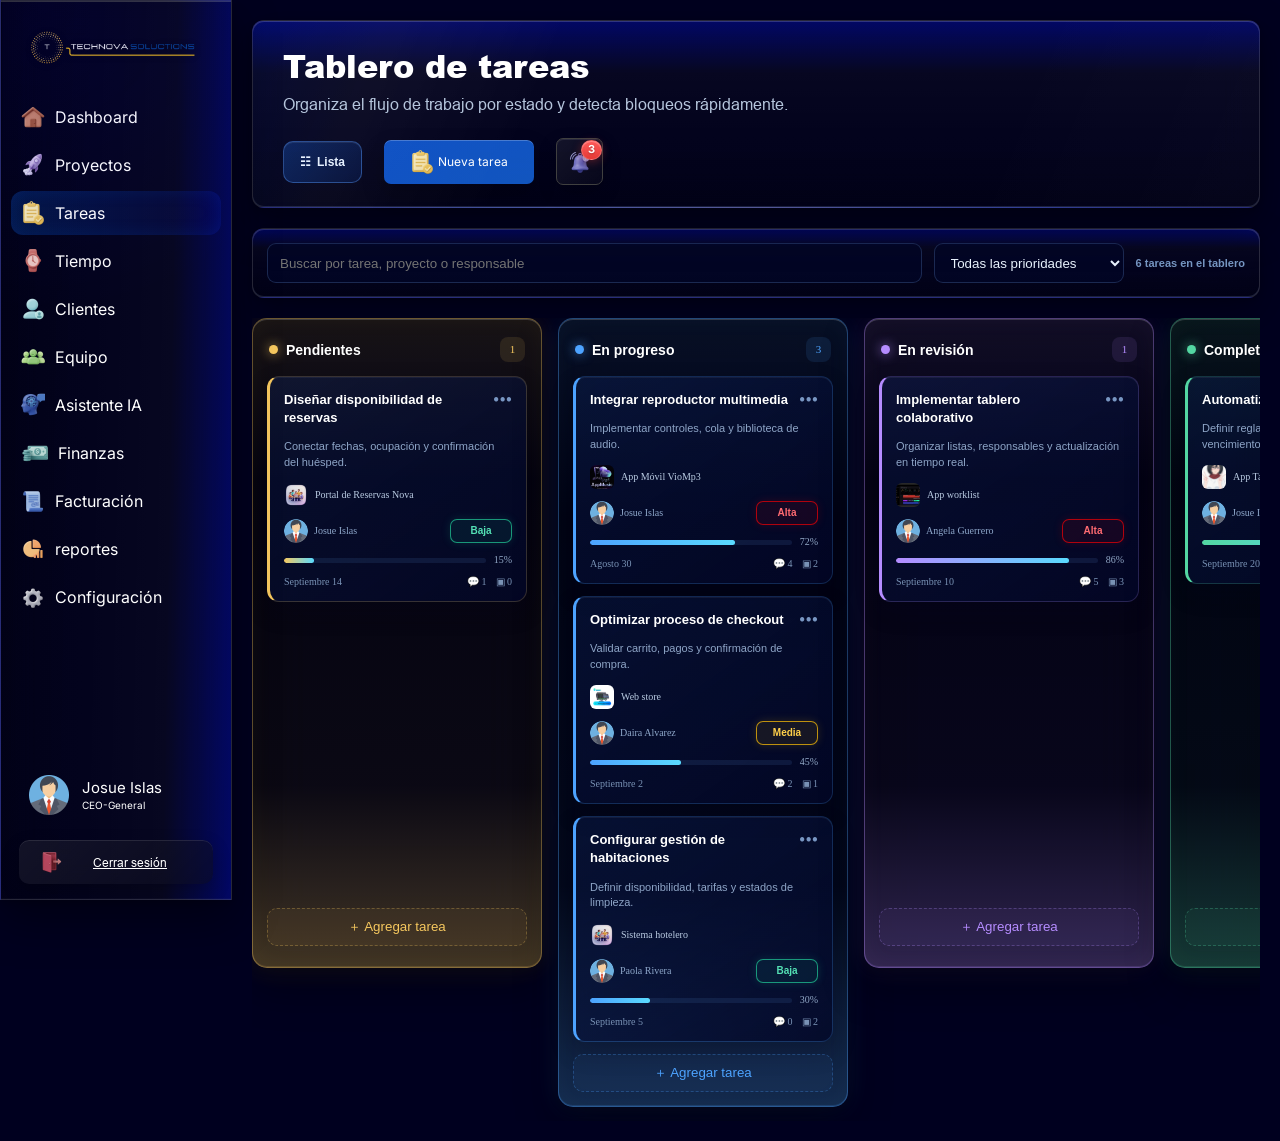
<file: App/tareas-tablero.html>
<!DOCTYPE html>
<html lang="es">
<head>
    <meta charset="UTF-8" />
    <meta name="viewport" content="width=device-width, initial-scale=1.0" />
    <title>Tablero de tareas | TechNova Solutions</title>
    <link href="assets/vendor/meyer-reset-2.0.min.css" rel="stylesheet" />
    <link href="css/globals.css" rel="stylesheet" />
    <link href="css/layout/base.css" rel="stylesheet" />
    <link href="css/navbar/structure.css" rel="stylesheet" />
    <link href="css/navbar/toggle.css" rel="stylesheet" />
    <link href="css/responsive.css" rel="stylesheet" />
    <link href="css/effects.css" rel="stylesheet" />
    <link href="css/navbar/base.css" rel="stylesheet" />
    <link href="css/header/base.css" rel="stylesheet" />
    <link href="css/notifications/button.css" rel="stylesheet" />
    <link href="css/header/controls.css" rel="stylesheet" />
    <link href="css/notifications/panel.css" rel="stylesheet" />
    <link href="css/navbar/items.css" rel="stylesheet" />
    <link href="css/pages/tareas.css" rel="stylesheet" />
    <link href="css/pages/tareas-tablero.css" rel="stylesheet" />
</head>
<body>
    <div class="dashboard tasks-board-page" data-tasks-board-api="" data-tasks-action-api="" data-tasks-csrf="">
        <technova-navbar active="tasks">
            <noscript>
                <nav aria-label="Navegación principal">
                    <a href="index.html">Dashboard</a>
                    <a href="proyectos.html">Proyectos</a>
                    <a href="tareas.html">Tareas</a>
                </nav>
            </noscript>
        </technova-navbar>

        <main class="tasks-board-shell">
            <header class="tasks-board-header glass-reactive">
                <div><span>Gestión visual</span><h1>Tablero de tareas</h1><p>Organiza el flujo de trabajo por estado y detecta bloqueos rápidamente.</p></div>
                <div class="tasks-board-header-actions" aria-label="Acciones del tablero de tareas">
                    <a class="tasks-board-list-button" href="tareas.html" aria-label="Abrir vista de lista">
                        <span class="tasks-board-list-icon" aria-hidden="true">☷</span>
                        <span class="tasks-board-list-label">Lista</span>
                    </a>
                    <button class="row-6 tasks-new-button" type="button" data-board-create><img src="assets/img/image-2@2x.png" alt="" aria-hidden="true" /><span class="text-wrapper-7">Nueva tarea</span></button>
                    <div class="notification-wrapper">
                        <div class="row-7 notification-button" id="notificationButton" role="button" tabindex="0" aria-expanded="false" aria-label="Abrir notificaciones">
                            <img class="image-2" src="assets/img/image-14@2x.png" alt="" aria-hidden="true" />
                            <div class="div-wrapper" id="notificationBadge"><span class="text-wrapper-8" id="notificationCount">3</span></div>
                        </div>
                        <div class="notification-panel" id="notificationPanel" aria-label="Panel de notificaciones">
                            <div class="notification-panel-header">
                                <div class="notification-panel-title">Notificaciones <span id="notificationTotal">(3)</span></div>
                                <div class="notification-panel-actions">
                                    <button type="button" class="notification-mark-all" id="notificationMarkAll">Marcar leídas</button>
                                    <button type="button" class="notification-delete-all" id="notificationDeleteAll">Eliminar todas</button>
                                </div>
                            </div>
                            <div class="notification-list" id="notificationList">
                                <div class="notification-item unread" data-notification-id="1" data-created-at="2026-08-27T09:00:00"><div class="notification-icon project">T</div><div class="notification-content"><div class="notification-title">Nueva tarea asignada</div><div class="notification-description">Se asignó una nueva tarea en TechNova.</div><div class="notification-meta"><div class="notification-time">Recientemente</div><button type="button" class="notification-delete" aria-label="Eliminar notificación">Eliminar</button></div></div><span class="notification-status"></span></div>
                                <div class="notification-item unread" data-notification-id="2" data-created-at="2026-08-27T08:30:00"><div class="notification-icon alert">!</div><div class="notification-content"><div class="notification-title">Fecha límite próxima</div><div class="notification-description">Una tarea requiere seguimiento del equipo.</div><div class="notification-meta"><div class="notification-time">Hace 30 minutos</div><button type="button" class="notification-delete" aria-label="Eliminar notificación">Eliminar</button></div></div><span class="notification-status"></span></div>
                                <div class="notification-item unread" data-notification-id="3" data-created-at="2026-08-27T08:00:00"><div class="notification-icon system">S</div><div class="notification-content"><div class="notification-title">Recordatorio del sistema</div><div class="notification-description">Revisa las tareas pendientes del día.</div><div class="notification-meta"><div class="notification-time">Hace 1 hora</div><button type="button" class="notification-delete" aria-label="Eliminar notificación">Eliminar</button></div></div><span class="notification-status"></span></div>
                            </div>
                            <div class="notification-panel-footer"><button type="button" class="notification-view-all">Ver todas las notificaciones</button></div>
                        </div>
                    </div>
                </div>
            </header>
            <section class="tasks-board-toolbar glass-reactive" aria-label="Controles del tablero">
                <label><span class="sr-only">Buscar tareas</span><input type="search" placeholder="Buscar por tarea, proyecto o responsable" data-board-search /></label>
                <select data-board-priority aria-label="Filtrar por prioridad"><option value="all">Todas las prioridades</option><option value="high">Alta</option><option value="medium">Media</option><option value="low">Baja</option></select>
                <p data-board-summary aria-live="polite">6 tareas en el tablero</p>
            </section>
            <section class="tasks-kanban" data-tasks-board aria-label="Tablero Kanban">
                <section class="kanban-column" data-board-status="pending"><header><div><span class="kanban-status-dot"></span><h2>Pendientes</h2></div><strong data-board-count>1</strong></header><div class="kanban-cards" data-board-dropzone></div><button type="button" data-board-add="pending">＋ Agregar tarea</button></section>
                <section class="kanban-column" data-board-status="in-progress"><header><div><span class="kanban-status-dot"></span><h2>En progreso</h2></div><strong data-board-count>3</strong></header><div class="kanban-cards" data-board-dropzone></div><button type="button" data-board-add="in-progress">＋ Agregar tarea</button></section>
                <section class="kanban-column" data-board-status="review"><header><div><span class="kanban-status-dot"></span><h2>En revisión</h2></div><strong data-board-count>1</strong></header><div class="kanban-cards" data-board-dropzone></div><button type="button" data-board-add="review">＋ Agregar tarea</button></section>
                <section class="kanban-column" data-board-status="completed"><header><div><span class="kanban-status-dot"></span><h2>Completadas</h2></div><strong data-board-count>1</strong></header><div class="kanban-cards" data-board-dropzone></div><button type="button" data-board-add="completed">＋ Agregar tarea</button></section>
            </section>
        </main>

        <button class="task-editor-backdrop" type="button" data-board-editor-close aria-label="Cerrar formulario de tarea" hidden></button>
        <section class="task-editor" data-board-editor role="dialog" aria-modal="true" aria-labelledby="board-task-editor-title" hidden>
            <header class="task-editor-header"><div><span>Gestión de tarea</span><h2 id="board-task-editor-title">Nueva tarea</h2></div><button type="button" data-board-editor-close aria-label="Cerrar formulario">×</button></header>
            <form data-board-editor-form>
                <input type="hidden" name="taskId" />
                <label><span>Título</span><input name="title" required maxlength="120" autocomplete="off" /></label>
                <label><span>Descripción</span><textarea name="description" rows="3" maxlength="500"></textarea></label>
                <div class="task-editor-grid">
                    <label><span>Estado</span><select name="status"><option value="pending">Pendiente</option><option value="in-progress">En progreso</option><option value="review">En revisión</option><option value="blocked">Bloqueada</option><option value="completed">Completada</option></select></label>
                    <label><span>Prioridad</span><select name="priority"><option value="high">Alta</option><option value="medium" selected>Media</option><option value="low">Baja</option></select></label>
                    <label><span>Responsable</span><select name="assignee"><option value="josue-islas">Josué Islas</option><option value="daira-alvarez">Daira Álvarez</option><option value="paola-rivera">Paola Rivera</option><option value="angela-guerrero">Ángela Guerrero</option></select></label>
                    <label><span>Fecha límite</span><input name="dueDate" type="date" /></label>
                </div>
                <p class="task-editor-message" data-board-editor-message aria-live="polite"></p>
                <footer><button type="button" data-board-editor-close>Cancelar</button><button type="submit" data-board-editor-submit>Crear tarea</button></footer>
            </form>
        </section>

        <button class="task-detail-backdrop" type="button" data-board-detail-close aria-label="Cerrar detalle" hidden></button>
        <aside class="task-detail-drawer" data-board-detail role="dialog" aria-modal="true" aria-labelledby="board-detail-title" hidden>
            <header class="task-detail-header"><div><span data-board-detail-project>Proyecto</span><h2 id="board-detail-title" data-board-detail-title>Tarea</h2></div><button type="button" data-board-detail-close aria-label="Cerrar detalle">×</button></header>
            <div class="task-detail-actions"><button type="button" data-board-complete>✓ Marcar completada</button><a href="tareas.html" data-board-open-list>☷ Abrir en lista</a></div>
            <div class="task-detail-scroll">
                <section class="task-detail-section task-detail-summary"><div><span>Responsable</span><strong data-board-detail-assignee></strong></div><div><span>Prioridad</span><strong class="task-priority" data-board-detail-priority></strong></div><div><span>Estado</span><strong data-board-detail-status data-task-detail-status></strong></div><div><span>Vencimiento</span><strong data-board-detail-due></strong></div></section>
                <section class="task-detail-section"><header><h3>Descripción</h3></header><p data-board-detail-description></p></section>
                <section class="task-detail-section"><header><h3>Progreso</h3><strong data-board-detail-progress-value></strong></header><div class="task-detail-progress"><span data-board-detail-progress></span></div></section>
                <section class="task-detail-section"><header><h3>Subtareas</h3><span>Fallback local</span></header><div class="task-detail-subtasks" data-board-subtasks></div></section>
                <section class="task-detail-section"><header><h3>Actividad reciente</h3></header><ol class="task-detail-activity"><li><span></span><p><strong>Disponible en tablero</strong><small>Los movimientos se sincronizarán con el backend.</small></p></li></ol></section>
            </div>
        </aside>
    </div>
    <script src="assets/vendor/gsap-3.12.5.min.js"></script>
    <script src="js/components/technova-navbar.js"></script>
    <script src="js/navbar.js"></script>
    <script src="js/notifications.js"></script>
    <script src="js/pages/tasks-api.js?v=1"></script>
    <script src="js/pages/tasks-board.js"></script>
    <script src="js/pages/tasks-entry.js"></script>
</body>
</html>
</file>
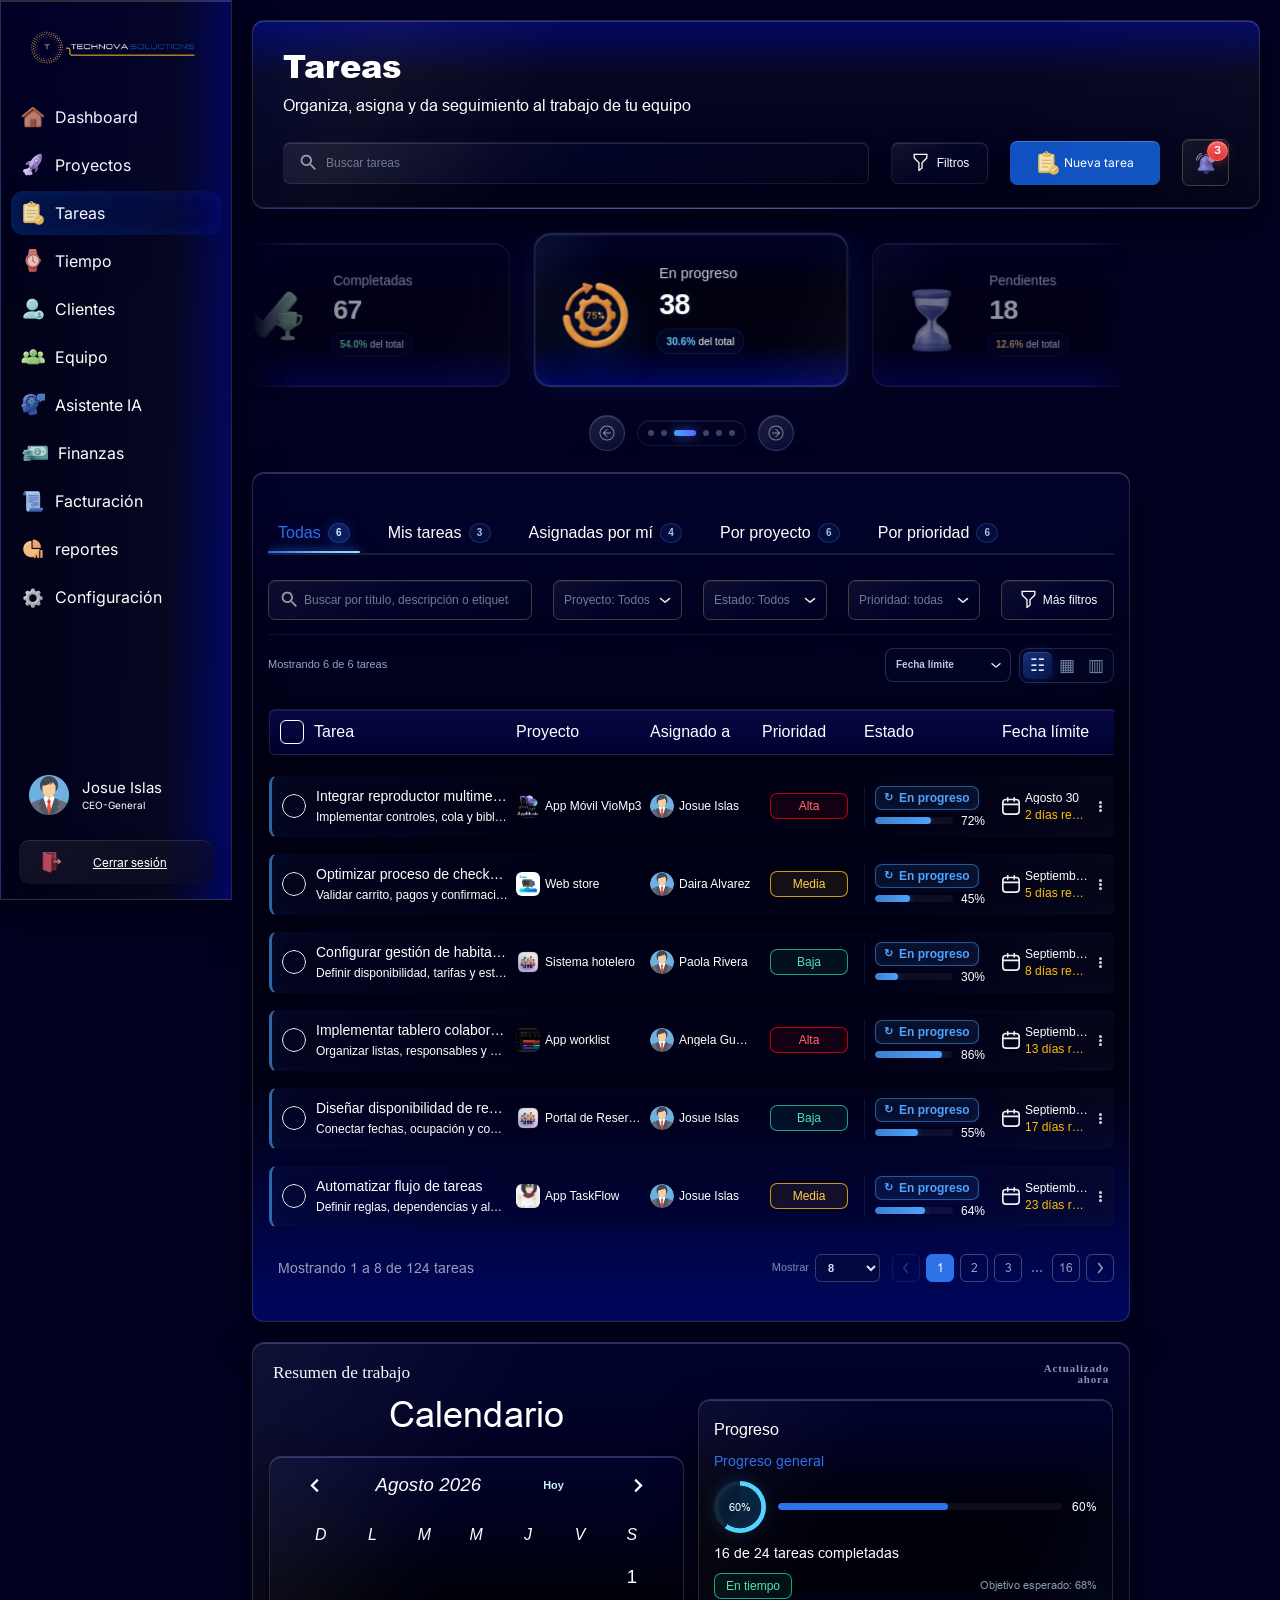
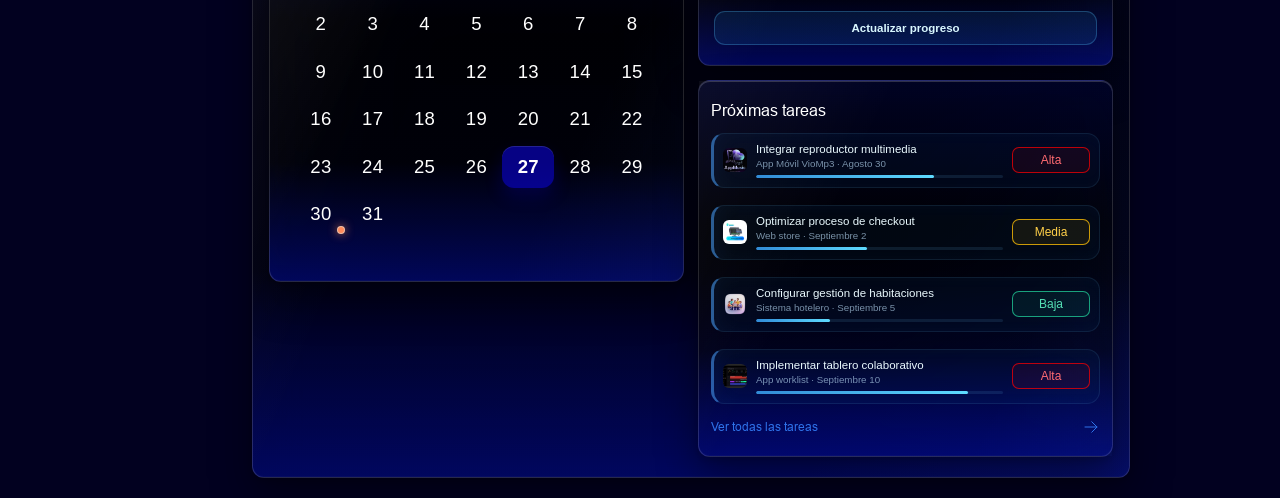
<file: App/tareas.html>
<!DOCTYPE html>
<html lang="es">
<head>
    <meta charset="UTF-8" />
    <meta name="viewport" content="width=device-width, initial-scale=1.0" />
    <title>Tareas | TechNova Solutions</title>
    <link href="assets/vendor/meyer-reset-2.0.min.css" rel="stylesheet" />
    <link href="css/globals.css" rel="stylesheet" />
    <link href="css/layout/base.css" rel="stylesheet" />
    <link href="css/navbar/structure.css" rel="stylesheet" />
    <link href="css/navbar/toggle.css" rel="stylesheet" />
    <link href="css/responsive.css" rel="stylesheet" />
    <link href="css/effects.css" rel="stylesheet" />
    <link href="css/navbar/base.css" rel="stylesheet" />
    <link href="css/header/base.css" rel="stylesheet" />
    <link href="css/notifications/button.css" rel="stylesheet" />
    <link href="css/header/controls.css" rel="stylesheet" />
    <link href="css/notifications/panel.css" rel="stylesheet" />
    <link href="css/navbar/items.css" rel="stylesheet" />
    <link href="css/pages/tareas.css" rel="stylesheet" />
</head>
<body>
    <!--
        GUÍA DE LA VISTA TAREAS — ETAPA 7
        1. Navbar compartido: solo Tareas lleva aria-current="page".
        2. Encabezado: título, búsqueda, filtros, nueva tarea y notificaciones.
        3. Resumen: seis métricas estáticas replican el orden y profundidad del frame de Figma.
        4. Filtros: vistas rápidas y controles preparados para el listado posterior.
        5. Listado: encabezado y seis filas estáticas preparadas para datos remotos.
        6. Calendario: panel lateral navegable con agosto de 2026 como fallback.
        7. Progreso: resumen estático preparado para actualización dinámica.
        8. Próximas tareas: tres elementos estáticos preparados para datos remotos.
        9. Los atributos data-tasks-*-api vacíos mantienen la vista sin solicitudes.
        No insertar PHP aquí; el backend futuro debe responder JSON mediante endpoints.
    -->
    <div class="dashboard tasks-page" data-tasks-summary-api="" data-tasks-list-api="" data-tasks-action-api="" data-tasks-csrf="">
        <technova-navbar active="tasks">
            <noscript>
                <nav aria-label="Navegación principal">
                    <a href="index.html">Dashboard</a>
                    <a href="proyectos.html">Proyectos</a>
                    <a href="tareas.html">Tareas</a>
                </nav>
            </noscript>
        </technova-navbar>

        <main class="tasks-shell">
            <header class="tasks-header glass-reactive">
                <div class="tasks-heading">
                    <h1>Tareas</h1>
                    <p>Organiza, asigna y da seguimiento al trabajo de tu equipo</p>
                </div>

                <div class="tasks-header-actions" aria-label="Acciones de tareas">
                    <label class="tasks-search">
                        <span class="sr-only">Buscar tareas</span>
                        <img src="assets/img/projects/search-icon.svg" alt="" aria-hidden="true" />
                        <input type="search" name="task-search" placeholder="Buscar tareas" autocomplete="off" data-task-search aria-label="Buscar tareas" />
                    </label>

                    <button class="tasks-action tasks-filter-button" type="button" data-tasks-filter-open aria-controls="tasks-advanced-filters" aria-expanded="false" aria-label="Abrir filtros de tareas">
                        <img src="assets/img/projects/filter-icon.svg" alt="" aria-hidden="true" />
                        <span>Filtros</span>
                        <span class="tasks-filter-badge" data-tasks-filter-count hidden>0</span>
                    </button>

                    <button class="row-6 tasks-new-button" type="button" data-task-create-open>
                        <img class="image" src="assets/img/image-2@2x.png" alt="" aria-hidden="true" />
                        <span class="text-wrapper-7">Nueva tarea</span>
                    </button>

                    <div class="notification-wrapper">
                        <div class="row-7 notification-button" id="notificationButton" role="button" tabindex="0" aria-expanded="false" aria-label="Abrir notificaciones">
                            <img class="image-2" src="assets/img/image-14@2x.png" alt="" aria-hidden="true" />
                            <div class="div-wrapper" id="notificationBadge"><span class="text-wrapper-8" id="notificationCount">3</span></div>
                        </div>
                        <div class="notification-panel" id="notificationPanel" aria-label="Panel de notificaciones">
                            <div class="notification-panel-header">
                                <div class="notification-panel-title">Notificaciones <span id="notificationTotal">(3)</span></div>
                                <div class="notification-panel-actions">
                                    <button type="button" class="notification-mark-all" id="notificationMarkAll">Marcar leídas</button>
                                    <button type="button" class="notification-delete-all" id="notificationDeleteAll">Eliminar todas</button>
                                </div>
                            </div>
                            <div class="notification-list" id="notificationList">
                                <div class="notification-item unread" data-notification-id="1" data-created-at="2026-08-27T09:00:00">
                                    <div class="notification-icon project">T</div>
                                    <div class="notification-content"><div class="notification-title">Nueva tarea asignada</div><div class="notification-description">Se asignó una nueva tarea en TechNova.</div><div class="notification-meta"><div class="notification-time">Recientemente</div><button type="button" class="notification-delete" aria-label="Eliminar notificación">Eliminar</button></div></div><span class="notification-status"></span>
                                </div>
                                <div class="notification-item unread" data-notification-id="2" data-created-at="2026-08-27T08:30:00">
                                    <div class="notification-icon alert">!</div>
                                    <div class="notification-content"><div class="notification-title">Fecha límite próxima</div><div class="notification-description">Una tarea requiere seguimiento del equipo.</div><div class="notification-meta"><div class="notification-time">Hace 30 minutos</div><button type="button" class="notification-delete" aria-label="Eliminar notificación">Eliminar</button></div></div><span class="notification-status"></span>
                                </div>
                                <div class="notification-item unread" data-notification-id="3" data-created-at="2026-08-27T08:00:00">
                                    <div class="notification-icon system">S</div>
                                    <div class="notification-content"><div class="notification-title">Recordatorio del sistema</div><div class="notification-description">Revisa las tareas pendientes del día.</div><div class="notification-meta"><div class="notification-time">Hace 1 hora</div><button type="button" class="notification-delete" aria-label="Eliminar notificación">Eliminar</button></div></div><span class="notification-status"></span>
                                </div>
                            </div>
                            <div class="notification-panel-footer"><button type="button" class="notification-view-all">Ver todas las notificaciones</button></div>
                        </div>
                    </div>
                </div>
            </header>

            <button class="tasks-filter-backdrop" type="button" data-tasks-advanced-filter-close tabindex="-1" aria-label="Cerrar filtros" hidden></button>
            <section class="tasks-advanced-filter-panel" id="tasks-advanced-filters" data-tasks-advanced-filter-panel role="dialog" aria-modal="true" aria-labelledby="tasks-advanced-filter-title" hidden>
                <header class="tasks-advanced-filter-header">
                    <div><span>Vista avanzada</span><h2 id="tasks-advanced-filter-title">Filtrar tareas</h2></div>
                    <button type="button" data-tasks-advanced-filter-close aria-label="Cerrar filtros">×</button>
                </header>
                <form class="tasks-advanced-filter-form" data-tasks-advanced-filter-form>
                    <div class="tasks-filter-field">
                        <label for="tasks-advanced-filter-scope">Alcance</label>
                        <select id="tasks-advanced-filter-scope" name="scope">
                            <option value="all">Todas las tareas</option>
                            <option value="mine">Mis tareas</option>
                            <option value="assigned-by-me">Asignadas por mí</option>
                        </select>
                    </div>
                    <div class="tasks-filter-field">
                        <label for="tasks-advanced-filter-project">Proyecto</label>
                        <select id="tasks-advanced-filter-project" name="project">
                            <option value="all">Todos los proyectos</option>
                            <option value="app-movil-viomp3">App Móvil VioMp3</option>
                            <option value="web-store">Web store</option>
                            <option value="sistema-hotelero">Sistema hotelero</option>
                        </select>
                    </div>
                    <div class="tasks-filter-field">
                        <label for="tasks-advanced-filter-status">Estado</label>
                        <select id="tasks-advanced-filter-status" name="status">
                            <option value="all">Todos los estados</option>
                            <option value="in-progress">En progreso</option>
                            <option value="pending">Pendientes</option>
                            <option value="completed">Completadas</option>
                            <option value="blocked">Bloqueadas</option>
                        </select>
                    </div>
                    <div class="tasks-filter-field">
                        <label for="tasks-advanced-filter-assignee">Responsable</label>
                        <select id="tasks-advanced-filter-assignee" name="assignee">
                            <option value="all">Todos los responsables</option>
                            <option value="josue-islas">Josué Islas</option>
                            <option value="daira-alvarez">Daira Álvarez</option>
                            <option value="paola-rivera">Paola Rivera</option>
                            <option value="angela-guerrero">Ángela Guerrero</option>
                        </select>
                    </div>
                    <fieldset class="tasks-filter-field tasks-filter-priority-options">
                        <legend>Prioridad</legend>
                        <label><input type="radio" name="priority" value="all" checked /><span>Todas</span></label>
                        <label><input type="radio" name="priority" value="high" /><span>Alta</span></label>
                        <label><input type="radio" name="priority" value="medium" /><span>Media</span></label>
                        <label><input type="radio" name="priority" value="low" /><span>Baja</span></label>
                    </fieldset>
                    <div class="tasks-filter-field">
                        <label for="tasks-advanced-filter-query">Buscar tarea</label>
                        <input id="tasks-advanced-filter-query" name="query" type="search" placeholder="Título, descripción o etiqueta" autocomplete="off" />
                    </div>
                    <div class="tasks-filter-date-range">
                        <div class="tasks-filter-field"><label for="tasks-filter-due-from">Vence desde</label><input id="tasks-filter-due-from" name="dueFrom" type="date" /></div>
                        <div class="tasks-filter-field"><label for="tasks-filter-due-to">Vence hasta</label><input id="tasks-filter-due-to" name="dueTo" type="date" /></div>
                    </div>
                    <footer class="tasks-advanced-filter-actions"><button type="reset">Limpiar</button><button type="submit">Aplicar filtros</button></footer>
                </form>
            </section>

            <button class="task-editor-backdrop" type="button" data-task-editor-close aria-label="Cerrar formulario de tarea" hidden></button>
            <section class="task-editor" data-task-editor role="dialog" aria-modal="true" aria-labelledby="task-editor-title" hidden>
                <header class="task-editor-header"><div><span data-task-editor-kicker>Gestión de tarea</span><h2 id="task-editor-title" data-task-editor-title>Editar tarea</h2></div><button type="button" data-task-editor-close aria-label="Cerrar formulario">×</button></header>
                <form data-task-editor-form>
                    <input type="hidden" name="taskId" />
                    <label><span>Título</span><input name="title" required maxlength="120" autocomplete="off" /></label>
                    <label><span>Descripción</span><textarea name="description" rows="3" maxlength="500"></textarea></label>
                    <div class="task-editor-grid">
                        <label><span>Estado</span><select name="status"><option value="pending">Pendiente</option><option value="in-progress">En progreso</option><option value="review">En revisión</option><option value="blocked">Bloqueada</option><option value="completed">Completada</option></select></label>
                        <label><span>Prioridad</span><select name="priority"><option value="high">Alta</option><option value="medium">Media</option><option value="low">Baja</option></select></label>
                        <label><span>Responsable</span><select name="assignee"><option value="josue-islas">Josué Islas</option><option value="daira-alvarez">Daira Álvarez</option><option value="paola-rivera">Paola Rivera</option><option value="angela-guerrero">Ángela Guerrero</option></select></label>
                        <label><span>Fecha límite</span><input name="dueDate" type="date" /></label>
                    </div>
                    <p class="task-editor-message" data-task-editor-message aria-live="polite"></p>
                    <footer><button type="button" data-task-editor-close>Cancelar</button><button type="submit" data-task-editor-submit>Guardar cambios</button></footer>
                </form>
            </section>

            <button class="task-detail-backdrop" type="button" data-task-detail-close aria-label="Cerrar detalle de tarea" hidden></button>
            <aside class="task-detail-drawer" data-task-detail role="dialog" aria-modal="true" aria-labelledby="task-detail-title" hidden>
                <header class="task-detail-header">
                    <div><span data-task-detail-project>Proyecto</span><h2 id="task-detail-title" data-task-detail-title>Tarea</h2></div>
                    <button type="button" data-task-detail-close aria-label="Cerrar detalle">×</button>
                </header>
                <div class="task-detail-actions">
                    <button type="button" data-task-detail-complete><span aria-hidden="true">✓</span> Marcar completada</button>
                    <button type="button" data-task-detail-edit><span aria-hidden="true">✎</span> Editar</button>
                </div>
                <div class="task-detail-scroll">
                    <section class="task-detail-section task-detail-summary" aria-label="Información de tarea">
                        <div><span>Responsable</span><strong data-task-detail-assignee>Sin asignar</strong></div>
                        <div><span>Prioridad</span><strong class="task-priority task-priority--medium" data-task-detail-priority>Media</strong></div>
                        <div><span>Estado</span><strong data-task-detail-status>En progreso</strong></div>
                        <div><span>Vencimiento</span><strong data-task-detail-due>Sin fecha</strong></div>
                    </section>
                    <section class="task-detail-section">
                        <header><h3>Descripción</h3></header>
                        <p data-task-detail-description>Sin descripción.</p>
                    </section>
                    <section class="task-detail-section">
                        <header><h3>Progreso</h3><strong data-task-detail-progress-value>0%</strong></header>
                        <div class="task-detail-progress" role="progressbar" aria-valuemin="0" aria-valuemax="100" aria-valuenow="0" data-task-detail-progress><span></span></div>
                    </section>
                    <section class="task-detail-section">
                        <header><h3>Subtareas</h3><span data-task-detail-subtask-count>0 de 3</span></header>
                        <div class="task-detail-subtasks" data-task-detail-subtasks></div>
                        <button class="task-detail-add" type="button" data-task-detail-add-subtask>+ Agregar subtarea</button>
                    </section>
                    <section class="task-detail-section">
                        <header><h3>Dependencias</h3></header>
                        <div class="task-detail-dependency" data-task-detail-dependency><span aria-hidden="true">↳</span><p><strong>Sin bloqueos activos</strong><small>Lista para continuar</small></p></div>
                    </section>
                    <section class="task-detail-section">
                        <header><h3>Comentarios</h3><span data-task-detail-comment-count>0</span></header>
                        <div class="task-detail-comments" data-task-detail-comments><p>Aún no hay comentarios.</p></div>
                        <form class="task-detail-comment-form" data-task-detail-comment-form><label class="sr-only" for="task-detail-comment">Agregar comentario</label><textarea id="task-detail-comment" name="comment" rows="2" maxlength="500" placeholder="Escribe un comentario…"></textarea><button type="submit">Enviar</button></form>
                    </section>
                    <section class="task-detail-section">
                        <header><h3>Actividad reciente</h3></header>
                        <ol class="task-detail-activity" data-task-detail-activity><li><span></span><p><strong>Tarea disponible</strong><small>Datos estáticos preparados para historial del backend</small></p></li></ol>
                    </section>
                </div>
            </aside>

            <section class="tasks-stage" data-tasks-stage aria-label="Contenido de Tareas">
                <div class="tasks-primary-column">
                <section class="task-metrics" data-task-metrics aria-labelledby="task-metrics-title">
                    <h2 class="sr-only" id="task-metrics-title">Resumen de tareas</h2>

                    <div class="task-metrics-viewport" data-task-metrics-viewport tabindex="0" aria-label="Métricas de tareas; desliza horizontalmente en pantallas pequeñas">
                        <div class="task-metrics-track">
                            <article class="task-metric-card task-metric-card--outer" data-task-metric="total">
                                <div class="task-metric-icon-shell">
                                    <img class="task-metric-icon" src="assets/img/tasks/metrics/total.png" alt="" aria-hidden="true" />
                                </div>
                                <div class="task-metric-content">
                                    <h3>Total de tareas</h3>
                                    <p class="task-metric-value" data-task-metric-value>124</p>
                                    <p class="task-metric-change"><strong data-task-metric-change>+12</strong> <span data-task-metric-context>este mes</span></p>
                                </div>
                            </article>

                            <article class="task-metric-card task-metric-card--near" data-task-metric="completed">
                                <div class="task-metric-icon-shell">
                                    <img class="task-metric-icon task-metric-icon--completed" src="assets/img/tasks/metrics/completed.png" alt="" aria-hidden="true" />
                                </div>
                                <div class="task-metric-content">
                                    <h3>Completadas</h3>
                                    <p class="task-metric-value" data-task-metric-value>67</p>
                                    <p class="task-metric-change"><strong data-task-metric-change>54.0%</strong> <span data-task-metric-context>del total</span></p>
                                </div>
                            </article>

                            <article class="task-metric-card task-metric-card--center" data-task-metric="inProgress">
                                <div class="task-metric-icon-shell">
                                    <img class="task-metric-icon" src="assets/img/tasks/metrics/in-progress.png" alt="" aria-hidden="true" />
                                </div>
                                <div class="task-metric-content">
                                    <h3>En progreso</h3>
                                    <p class="task-metric-value" data-task-metric-value>38</p>
                                    <p class="task-metric-change"><strong data-task-metric-change>30.6%</strong> <span data-task-metric-context>del total</span></p>
                                </div>
                            </article>

                            <article class="task-metric-card task-metric-card--center" data-task-metric="pending">
                                <div class="task-metric-icon-shell">
                                    <img class="task-metric-icon" src="assets/img/tasks/metrics/pending.png" alt="" aria-hidden="true" />
                                </div>
                                <div class="task-metric-content">
                                    <h3>Pendientes</h3>
                                    <p class="task-metric-value" data-task-metric-value>18</p>
                                    <p class="task-metric-change"><strong data-task-metric-change>12.6%</strong> <span data-task-metric-context>del total</span></p>
                                </div>
                            </article>

                            <article class="task-metric-card task-metric-card--near" data-task-metric="blocked">
                                <div class="task-metric-icon-shell">
                                    <img class="task-metric-icon task-metric-icon--blocked" src="assets/img/tasks/metrics/blocked.png" alt="" aria-hidden="true" />
                                </div>
                                <div class="task-metric-content">
                                    <h3>Bloqueadas</h3>
                                    <p class="task-metric-value" data-task-metric-value>2</p>
                                    <p class="task-metric-change"><strong data-task-metric-change>1.6%</strong> <span data-task-metric-context>del total</span></p>
                                </div>
                            </article>

                            <article class="task-metric-card task-metric-card--outer" data-task-metric="overdue">
                                <div class="task-metric-icon-shell">
                                    <img class="task-metric-icon" src="assets/img/tasks/metrics/overdue.png" alt="" aria-hidden="true" />
                                </div>
                                <div class="task-metric-content">
                                    <h3>Retrasadas</h3>
                                    <p class="task-metric-value" data-task-metric-value>5</p>
                                    <p class="task-metric-change"><strong data-task-metric-change>6.5%</strong> <span data-task-metric-context>del total</span></p>
                                </div>
                            </article>
                        </div>
                    </div>
                    <div class="task-metrics-controls" aria-label="Navegación de métricas">
                        <button type="button" data-task-metrics-direction="previous" aria-label="Ver métricas anteriores"><img src="assets/img/tasks/metrics/carousel-arrow.svg" alt="" aria-hidden="true" /></button>
                        <div class="task-metrics-pagination" data-task-metrics-pagination aria-label="Seleccionar métrica"></div>
                        <button type="button" data-task-metrics-direction="next" aria-label="Ver métricas siguientes"><img src="assets/img/tasks/metrics/carousel-arrow.svg" alt="" aria-hidden="true" /></button>
                        <p class="sr-only" data-task-metrics-status aria-live="polite"></p>
                    </div>
                </section>

                <section class="task-filters" data-task-filters aria-labelledby="task-filters-title">
                    <h2 class="sr-only" id="task-filters-title">Filtros de tareas</h2>

                    <div class="task-scope-carousel" data-task-scope-carousel>
                        <button class="task-scope-arrow task-scope-arrow--previous" type="button" data-task-scope-direction="previous" aria-label="Ver filtros anteriores" hidden>‹</button>
                        <div class="task-scope-tabs" role="tablist" aria-label="Vista de tareas" data-task-scope-tabs>
                            <span class="task-scope-indicator" data-task-scope-indicator aria-hidden="true"></span>
                            <button class="task-scope-tab is-active" type="button" role="tab" aria-selected="true" data-task-scope="all"><span>Todas</span><strong data-task-scope-count>0</strong></button>
                            <button class="task-scope-tab" type="button" role="tab" aria-selected="false" data-task-scope="mine"><span>Mis tareas</span><strong data-task-scope-count>0</strong></button>
                            <button class="task-scope-tab" type="button" role="tab" aria-selected="false" data-task-scope="assigned-by-me"><span>Asignadas por mí</span><strong data-task-scope-count>0</strong></button>
                            <button class="task-scope-tab" type="button" role="tab" aria-selected="false" data-task-scope="project"><span>Por proyecto</span><strong data-task-scope-count>0</strong></button>
                            <button class="task-scope-tab" type="button" role="tab" aria-selected="false" data-task-scope="priority"><span>Por prioridad</span><strong data-task-scope-count>0</strong></button>
                        </div>
                        <button class="task-scope-arrow task-scope-arrow--next" type="button" data-task-scope-direction="next" aria-label="Ver más filtros">›</button>
                    </div>

                    <div class="task-filter-controls" aria-label="Controles de filtrado">
                        <label class="task-list-search">
                            <span class="sr-only">Buscar por título, descripción o etiqueta</span>
                            <img src="assets/img/tasks/filters/search.svg" alt="" aria-hidden="true" />
                            <input type="search" placeholder="Buscar por título, descripción o etiqueta..." autocomplete="off" data-task-list-search />
                        </label>

                        <label class="task-filter-select">
                            <span class="sr-only">Filtrar por proyecto</span>
                            <select data-task-filter-project>
                                <option value="all">Proyecto: Todos</option>
                                <option value="app-movil-viomp3">App Móvil VioMp3</option>
                                <option value="web-store">Web store</option>
                                <option value="sistema-hotelero">Sistema hotelero</option>
                            </select>
                            <img src="assets/img/tasks/filters/arrow-down.svg" alt="" aria-hidden="true" />
                        </label>

                        <label class="task-filter-select">
                            <span class="sr-only">Filtrar por estado</span>
                            <select data-task-filter-status>
                                <option value="all">Estado: Todos</option>
                                <option value="in-progress">En progreso</option>
                                <option value="pending">Pendientes</option>
                                <option value="completed">Completadas</option>
                                <option value="blocked">Bloqueadas</option>
                                <option value="overdue">Retrasadas</option>
                            </select>
                            <img src="assets/img/tasks/filters/arrow-down.svg" alt="" aria-hidden="true" />
                        </label>

                        <label class="task-filter-select">
                            <span class="sr-only">Filtrar por prioridad</span>
                            <select data-task-filter-priority>
                                <option value="all">Prioridad: todas</option>
                                <option value="high">Prioridad: alta</option>
                                <option value="medium">Prioridad: media</option>
                                <option value="low">Prioridad: baja</option>
                            </select>
                            <img src="assets/img/tasks/filters/arrow-down.svg" alt="" aria-hidden="true" />
                        </label>

                        <button class="task-more-filters" type="button" data-task-more-filters aria-haspopup="dialog">
                            <img src="assets/img/tasks/filters/filter.svg" alt="" aria-hidden="true" />
                            <span>Más filtros</span>
                        </button>
                    </div>

                    <div class="task-filter-toolbar">
                        <div class="task-filter-feedback">
                            <p data-task-results-summary aria-live="polite">Mostrando todas las tareas</p>
                            <div class="task-active-filters" data-task-active-filters aria-label="Filtros activos"></div>
                            <button class="task-clear-filters" type="button" data-task-clear-filters hidden>Limpiar filtros</button>
                        </div>
                        <div class="task-display-controls">
                            <label class="task-sort-select"><span class="sr-only">Ordenar tareas</span><select data-task-sort><option value="due-date">Fecha límite</option><option value="priority">Prioridad</option><option value="title">Nombre</option><option value="progress">Progreso</option></select><img src="assets/img/tasks/filters/arrow-down.svg" alt="" aria-hidden="true" /></label>
                            <div class="task-view-switch" role="group" aria-label="Presentación de tareas">
                                <button class="is-active" type="button" data-task-view="table" aria-pressed="true" aria-label="Vista de tabla"><span aria-hidden="true">☷</span></button>
                                <button type="button" data-task-view="cards" aria-pressed="false" aria-label="Vista de tarjetas"><span aria-hidden="true">▦</span></button>
                                <a href="tareas-tablero.html" aria-label="Abrir tablero Kanban" title="Tablero Kanban"><span aria-hidden="true">▥</span></a>
                            </div>
                        </div>
                    </div>

                    <div class="task-table-scroll" data-task-table-scroll tabindex="0" aria-label="Listado de tareas">
                        <div class="task-table" role="table" aria-rowcount="7" aria-colcount="6" data-task-table>
                            <div class="task-table-header" role="row">
                                <img class="task-table-header-bg" src="assets/img/tasks/table/header-bg.png" alt="" aria-hidden="true" />
                                <div class="task-table-heading task-table-heading--task" role="columnheader">
                                    <input class="task-select task-select--all" type="checkbox" data-task-select-all aria-label="Seleccionar todas las tareas visibles" />
                                    <span>Tarea</span>
                                </div>
                                <div class="task-table-heading" role="columnheader">Proyecto</div>
                                <div class="task-table-heading" role="columnheader">Asignado a</div>
                                <div class="task-table-heading" role="columnheader">Prioridad</div>
                                <div class="task-table-heading" role="columnheader">Estado</div>
                                <div class="task-table-heading" role="columnheader">Fecha límite</div>
                            </div>

                            <div class="task-table-body" role="rowgroup" data-task-table-body>
                                <article class="task-table-row" role="row" data-task-row data-task-id="task-login-viomp3" data-task-project="app-movil-viomp3" data-task-status="in-progress" data-task-priority="high" data-task-owner="josue-islas" data-task-creator="josue-islas">
                                    <div class="task-table-cell task-table-cell--task" role="cell">
                                        <input class="task-select task-select--row" type="checkbox" data-task-select aria-label="Seleccionar Integrar reproductor multimedia de App Móvil VioMp3" />
                                        <div class="task-copy"><h3>Integrar reproductor multimedia</h3><p>Implementar controles, cola y biblioteca de audio</p></div>
                                    </div>
                                    <div class="task-table-cell task-table-cell--project" role="cell"><img src="assets/img/tasks/table/app-movil-viomp3.png" alt="" aria-hidden="true" /><span>App Móvil VioMp3</span></div>
                                    <div class="task-table-cell task-table-cell--assignee" role="cell"><img src="assets/img/tasks/table/assignee-default.png" alt="" aria-hidden="true" /><span>Josue Islas</span></div>
                                    <div class="task-table-cell task-table-cell--priority" role="cell"><span class="task-priority task-priority--high">Alta</span></div>
                                    <div class="task-table-cell task-table-cell--status" role="cell"><span>En progreso</span><div class="task-progress"><div class="task-progress-track" role="progressbar" aria-label="Progreso de Integrar reproductor multimedia" aria-valuemin="0" aria-valuemax="100" aria-valuenow="72"><span style="--task-progress: 72%"></span></div><strong>72%</strong></div></div>
                                    <div class="task-table-cell task-table-cell--due" role="cell"><img src="assets/img/tasks/table/calendar.svg" alt="" aria-hidden="true" /><div><time datetime="2026-08-30">Agosto 30</time><span>2 días restantes</span></div><button type="button" data-task-row-menu aria-label="Abrir opciones de Integrar reproductor multimedia, App Móvil VioMp3"><img src="assets/img/tasks/table/more.svg" alt="" aria-hidden="true" /></button></div>
                                </article>

                                <article class="task-table-row" role="row" data-task-row data-task-id="task-login-web-store" data-task-project="web-store" data-task-status="in-progress" data-task-priority="medium" data-task-owner="daira-alvarez" data-task-creator="josue-islas">
                                    <div class="task-table-cell task-table-cell--task" role="cell"><input class="task-select task-select--row" type="checkbox" data-task-select aria-label="Seleccionar Optimizar proceso de checkout de Web store" /><div class="task-copy"><h3>Optimizar proceso de checkout</h3><p>Validar carrito, pagos y confirmación de compra</p></div></div>
                                    <div class="task-table-cell task-table-cell--project" role="cell"><img src="assets/img/tasks/table/web-store.png" alt="" aria-hidden="true" /><span>Web store</span></div>
                                    <div class="task-table-cell task-table-cell--assignee" role="cell"><img src="assets/img/tasks/table/assignee-default.png" alt="" aria-hidden="true" /><span>Daira Alvarez</span></div>
                                    <div class="task-table-cell task-table-cell--priority" role="cell"><span class="task-priority task-priority--medium">Media</span></div>
                                    <div class="task-table-cell task-table-cell--status" role="cell"><span>En progreso</span><div class="task-progress"><div class="task-progress-track" role="progressbar" aria-label="Progreso de Optimizar proceso de checkout" aria-valuemin="0" aria-valuemax="100" aria-valuenow="45"><span style="--task-progress: 45%"></span></div><strong>45%</strong></div></div>
                                    <div class="task-table-cell task-table-cell--due" role="cell"><img src="assets/img/tasks/table/calendar.svg" alt="" aria-hidden="true" /><div><time datetime="2026-09-02">Septiembre 2</time><span>5 días restantes</span></div><button type="button" data-task-row-menu aria-label="Abrir opciones de Optimizar proceso de checkout, Web store"><img src="assets/img/tasks/table/more.svg" alt="" aria-hidden="true" /></button></div>
                                </article>

                                <article class="task-table-row" role="row" data-task-row data-task-id="task-login-hotel" data-task-project="sistema-hotelero" data-task-status="in-progress" data-task-priority="low" data-task-owner="paola-rivera" data-task-creator="josue-islas">
                                    <div class="task-table-cell task-table-cell--task" role="cell"><input class="task-select task-select--row" type="checkbox" data-task-select aria-label="Seleccionar Configurar gestión de habitaciones de Sistema hotelero" /><div class="task-copy"><h3>Configurar gestión de habitaciones</h3><p>Definir disponibilidad, tarifas y estados de limpieza</p></div></div>
                                    <div class="task-table-cell task-table-cell--project" role="cell"><img src="assets/img/tasks/table/sistema-hotelero.png" alt="" aria-hidden="true" /><span>Sistema hotelero</span></div>
                                    <div class="task-table-cell task-table-cell--assignee" role="cell"><img src="assets/img/tasks/table/assignee-default.png" alt="" aria-hidden="true" /><span>Paola Rivera</span></div>
                                    <div class="task-table-cell task-table-cell--priority" role="cell"><span class="task-priority task-priority--low">Baja</span></div>
                                    <div class="task-table-cell task-table-cell--status" role="cell"><span>En progreso</span><div class="task-progress"><div class="task-progress-track" role="progressbar" aria-label="Progreso de Configurar gestión de habitaciones" aria-valuemin="0" aria-valuemax="100" aria-valuenow="30"><span style="--task-progress: 30%"></span></div><strong>30%</strong></div></div>
                                    <div class="task-table-cell task-table-cell--due" role="cell"><img src="assets/img/tasks/table/calendar.svg" alt="" aria-hidden="true" /><div><time datetime="2026-09-05">Septiembre 5</time><span>8 días restantes</span></div><button type="button" data-task-row-menu aria-label="Abrir opciones de Configurar gestión de habitaciones, Sistema hotelero"><img src="assets/img/tasks/table/more.svg" alt="" aria-hidden="true" /></button></div>
                                </article>

                                <article class="task-table-row" role="row" data-task-row data-task-id="task-login-worklist" data-task-project="app-worklist" data-task-status="in-progress" data-task-priority="high" data-task-owner="angela-guerrero" data-task-creator="josue-islas">
                                    <div class="task-table-cell task-table-cell--task" role="cell"><input class="task-select task-select--row" type="checkbox" data-task-select aria-label="Seleccionar Implementar tablero colaborativo de App worklist" /><div class="task-copy"><h3>Implementar tablero colaborativo</h3><p>Organizar listas, responsables y actualización en tiempo real</p></div></div>
                                    <div class="task-table-cell task-table-cell--project" role="cell"><img src="assets/img/tasks/table/app-worklist.png" alt="" aria-hidden="true" /><span>App worklist</span></div>
                                    <div class="task-table-cell task-table-cell--assignee" role="cell"><img src="assets/img/tasks/table/assignee-default.png" alt="" aria-hidden="true" /><span>Angela Guerrero</span></div>
                                    <div class="task-table-cell task-table-cell--priority" role="cell"><span class="task-priority task-priority--high">Alta</span></div>
                                    <div class="task-table-cell task-table-cell--status" role="cell"><span>En progreso</span><div class="task-progress"><div class="task-progress-track" role="progressbar" aria-label="Progreso de Implementar tablero colaborativo" aria-valuemin="0" aria-valuemax="100" aria-valuenow="86"><span style="--task-progress: 86%"></span></div><strong>86%</strong></div></div>
                                    <div class="task-table-cell task-table-cell--due" role="cell"><img src="assets/img/tasks/table/calendar.svg" alt="" aria-hidden="true" /><div><time datetime="2026-09-10">Septiembre 10</time><span>13 días restantes</span></div><button type="button" data-task-row-menu aria-label="Abrir opciones de Implementar tablero colaborativo, App worklist"><img src="assets/img/tasks/table/more.svg" alt="" aria-hidden="true" /></button></div>
                                </article>

                                <article class="task-table-row" role="row" data-task-row data-task-id="task-login-reservas" data-task-project="sistema-hotelero" data-task-status="in-progress" data-task-priority="low" data-task-owner="josue-islas" data-task-creator="paola-rivera">
                                    <div class="task-table-cell task-table-cell--task" role="cell"><input class="task-select task-select--row" type="checkbox" data-task-select aria-label="Seleccionar Diseñar disponibilidad de reservas de Portal de Reservas Nova" /><div class="task-copy"><h3>Diseñar disponibilidad de reservas</h3><p>Conectar fechas, ocupación y confirmación del huésped</p></div></div>
                                    <div class="task-table-cell task-table-cell--project" role="cell"><img src="assets/img/tasks/table/sistema-hotelero.png" alt="" aria-hidden="true" /><span>Portal de Reservas Nova</span></div>
                                    <div class="task-table-cell task-table-cell--assignee" role="cell"><img src="assets/img/tasks/table/assignee-default.png" alt="" aria-hidden="true" /><span>Josue Islas</span></div>
                                    <div class="task-table-cell task-table-cell--priority" role="cell"><span class="task-priority task-priority--low">Baja</span></div>
                                    <div class="task-table-cell task-table-cell--status" role="cell"><span>En progreso</span><div class="task-progress"><div class="task-progress-track" role="progressbar" aria-label="Progreso de Diseñar disponibilidad de reservas" aria-valuemin="0" aria-valuemax="100" aria-valuenow="55"><span style="--task-progress: 55%"></span></div><strong>55%</strong></div></div>
                                    <div class="task-table-cell task-table-cell--due" role="cell"><img src="assets/img/tasks/table/calendar.svg" alt="" aria-hidden="true" /><div><time datetime="2026-09-14">Septiembre 14</time><span>17 días restantes</span></div><button type="button" data-task-row-menu aria-label="Abrir opciones de Diseñar disponibilidad de reservas, Portal de Reservas Nova"><img src="assets/img/tasks/table/more.svg" alt="" aria-hidden="true" /></button></div>
                                </article>

                                <article class="task-table-row" role="row" data-task-row data-task-id="task-login-taskflow" data-task-project="app-taskflow" data-task-status="in-progress" data-task-priority="medium" data-task-owner="josue-islas" data-task-creator="paola-rivera">
                                    <div class="task-table-cell task-table-cell--task" role="cell"><input class="task-select task-select--row" type="checkbox" data-task-select aria-label="Seleccionar Automatizar flujo de tareas de App TaskFlow" /><div class="task-copy"><h3>Automatizar flujo de tareas</h3><p>Definir reglas, dependencias y alertas de vencimiento</p></div></div>
                                    <div class="task-table-cell task-table-cell--project" role="cell"><img src="assets/img/tasks/table/app-taskflow.png" alt="" aria-hidden="true" /><span>App TaskFlow</span></div>
                                    <div class="task-table-cell task-table-cell--assignee" role="cell"><img src="assets/img/tasks/table/assignee-default.png" alt="" aria-hidden="true" /><span>Josue Islas</span></div>
                                    <div class="task-table-cell task-table-cell--priority" role="cell"><span class="task-priority task-priority--medium">Media</span></div>
                                    <div class="task-table-cell task-table-cell--status" role="cell"><span>En progreso</span><div class="task-progress"><div class="task-progress-track" role="progressbar" aria-label="Progreso de Automatizar flujo de tareas" aria-valuemin="0" aria-valuemax="100" aria-valuenow="64"><span style="--task-progress: 64%"></span></div><strong>64%</strong></div></div>
                                    <div class="task-table-cell task-table-cell--due" role="cell"><img src="assets/img/tasks/table/calendar.svg" alt="" aria-hidden="true" /><div><time datetime="2026-09-20">Septiembre 20</time><span>23 días restantes</span></div><button type="button" data-task-row-menu aria-label="Abrir opciones de Automatizar flujo de tareas, App TaskFlow"><img src="assets/img/tasks/table/more.svg" alt="" aria-hidden="true" /></button></div>
                                </article>
                            </div>

                            <div class="task-empty-state" data-task-empty hidden>
                                <strong>No hay tareas que coincidan</strong>
                                <span>Ajusta la búsqueda o los filtros para ver resultados.</span>
                            </div>
                            <div class="task-list-state task-list-loading" data-task-list-loading hidden><span></span><span></span><span></span><strong>Cargando tareas…</strong></div>
                            <div class="task-list-state task-list-error" data-task-list-error hidden><strong>No pudimos cargar las tareas</strong><p data-task-list-error-message>Conservamos los datos disponibles.</p><button type="button" data-task-list-retry>Reintentar</button></div>
                        </div>
                    </div>

                    <button class="task-row-menu-backdrop" type="button" data-task-row-menu-close aria-label="Cerrar opciones de tarea" hidden></button>
                    <aside class="task-row-menu" data-task-context-menu role="menu" aria-labelledby="task-context-title" hidden>
                        <header class="task-row-menu-header">
                            <div><span data-task-context-project>Proyecto</span><strong id="task-context-title" data-task-context-title>Tarea</strong></div>
                            <button type="button" data-task-row-menu-close aria-label="Cerrar opciones">×</button>
                        </header>
                        <div class="task-row-menu-group">
                            <button type="button" role="menuitem" data-task-action="view"><span aria-hidden="true">⌕</span><span>Ver detalles</span></button>
                            <button type="button" role="menuitem" data-task-action="edit"><span aria-hidden="true">✎</span><span>Editar tarea</span></button>
                            <button class="task-row-menu-complete" type="button" role="menuitem" data-task-action="change-status" data-task-action-value="completed"><span aria-hidden="true">✓</span><span>Marcar como completada</span></button>
                        </div>
                        <div class="task-row-menu-group">
                            <button type="button" role="menuitem" data-task-menu-expand="status" aria-expanded="false"><span aria-hidden="true">◉</span><span>Cambiar estado</span><b aria-hidden="true">›</b></button>
                            <div class="task-row-submenu" data-task-submenu="status" hidden>
                                <button type="button" role="menuitem" data-task-action="change-status" data-task-action-value="pending">Pendiente</button>
                                <button type="button" role="menuitem" data-task-action="change-status" data-task-action-value="in-progress">En progreso</button>
                                <button type="button" role="menuitem" data-task-action="change-status" data-task-action-value="review">En revisión</button>
                                <button type="button" role="menuitem" data-task-action="change-status" data-task-action-value="blocked">Bloqueada</button>
                            </div>
                            <button type="button" role="menuitem" data-task-menu-expand="priority" aria-expanded="false"><span aria-hidden="true">◆</span><span>Cambiar prioridad</span><b aria-hidden="true">›</b></button>
                            <div class="task-row-submenu" data-task-submenu="priority" hidden>
                                <button type="button" role="menuitem" data-task-action="change-priority" data-task-action-value="high">Alta</button>
                                <button type="button" role="menuitem" data-task-action="change-priority" data-task-action-value="medium">Media</button>
                                <button type="button" role="menuitem" data-task-action="change-priority" data-task-action-value="low">Baja</button>
                            </div>
                            <button type="button" role="menuitem" data-task-action="reassign"><span aria-hidden="true">♙</span><span>Reasignar responsable</span></button>
                            <button type="button" role="menuitem" data-task-action="change-due-date"><span aria-hidden="true">□</span><span>Modificar fecha límite</span></button>
                        </div>
                        <div class="task-row-menu-group">
                            <button type="button" role="menuitem" data-task-action="comment"><span aria-hidden="true">◌</span><span>Agregar comentario</span></button>
                            <button type="button" role="menuitem" data-task-action="create-subtask"><span aria-hidden="true">＋</span><span>Crear subtarea</span></button>
                            <button type="button" role="menuitem" data-task-action="duplicate"><span aria-hidden="true">▣</span><span>Duplicar tarea</span></button>
                        </div>
                        <div class="task-row-menu-group task-row-menu-danger-zone">
                            <button type="button" role="menuitem" data-task-action="archive"><span aria-hidden="true">▱</span><span>Archivar</span></button>
                            <button type="button" role="menuitem" data-task-action="delete"><span aria-hidden="true">⌫</span><span>Eliminar tarea</span></button>
                        </div>
                        <p class="sr-only" data-task-menu-feedback aria-live="polite"></p>
                    </aside>

                    <footer class="task-table-footer" data-task-pagination>
                        <p data-task-pagination-summary>Mostrando 1 a 8 de 124 tareas</p>
                        <div class="task-pagination-controls">
                            <label class="task-page-size"><span>Mostrar</span><select data-task-page-size aria-label="Tareas por página"><option value="8">8</option><option value="10">10</option><option value="20">20</option><option value="50">50</option></select></label>
                            <nav class="task-pagination" aria-label="Paginación de tareas">
                                <button class="task-pagination-arrow" type="button" data-task-page="previous" aria-label="Página anterior"><img src="assets/img/tasks/pagination/previous.svg" alt="" aria-hidden="true" /></button>
                                <div class="task-pagination-pages" data-task-pagination-pages></div>
                                <span class="task-pagination-mobile-status" data-task-pagination-mobile-status aria-live="polite">Página 1 de 16</span>
                                <button class="task-pagination-arrow" type="button" data-task-page="next" aria-label="Página siguiente"><img src="assets/img/tasks/pagination/next.svg" alt="" aria-hidden="true" /></button>
                            </nav>
                        </div>
                    </footer>
                </section>
                </div>

                <aside class="tasks-side-panel" aria-label="Panel lateral de tareas">
                    <header class="tasks-side-overview"><div><h2>Resumen de trabajo</h2></div><time data-task-panel-updated datetime="2026-08-28T00:00:00">Actualizado ahora</time></header>
                    <section class="task-calendar" data-task-calendar data-calendar-year="2026" data-calendar-month="7" data-calendar-selected="2026-08-27" aria-labelledby="task-calendar-title">
                        <header class="task-side-heading"><h2 id="task-calendar-title">Calendario</h2><button type="button" data-task-panel-toggle="calendar" aria-expanded="true" aria-controls="task-calendar-content" aria-label="Contraer calendario">⌃</button></header>
                        <div class="task-side-content" id="task-calendar-content" data-task-panel-content="calendar">
                        <div class="task-calendar-surface glass-reactive">
                            <div class="task-calendar-navigation">
                                <button type="button" data-calendar-direction="previous" aria-label="Mostrar mes anterior"><img src="assets/img/tasks/calendar/previous.svg" alt="" aria-hidden="true" /></button>
                                <p data-calendar-label aria-live="polite">Agosto 2026</p>
                                <button class="task-calendar-today" type="button" data-calendar-today>Hoy</button>
                                <button type="button" data-calendar-direction="next" aria-label="Mostrar mes siguiente"><img src="assets/img/tasks/calendar/next.svg" alt="" aria-hidden="true" /></button>
                            </div>
                            <div class="task-calendar-weekdays" aria-hidden="true">
                                <span>D</span><span>L</span><span>M</span><span>M</span><span>J</span><span>V</span><span>S</span>
                            </div>
                            <div class="task-calendar-grid" role="grid" aria-labelledby="task-calendar-title" data-calendar-grid></div>
                        </div>
                        </div>
                    </section>

                    <section class="task-progress-panel glass-reactive" data-task-progress-panel data-progress-value="60" data-progress-completed="16" data-progress-total="24" aria-labelledby="task-progress-title">
                        <header class="task-side-heading"><h2 id="task-progress-title">Progreso</h2><button type="button" data-task-panel-toggle="progress" aria-expanded="true" aria-controls="task-progress-content" aria-label="Contraer progreso">⌃</button></header>
                        <div class="task-side-content" id="task-progress-content" data-task-panel-content="progress">
                        <div class="task-progress-summary">
                            <p data-task-progress-label>Progreso general</p>
                            <div class="task-progress-line">
                                <div class="task-progress-ring" data-task-progress-ring style="--task-ring-progress: 60%"><strong data-task-progress-ring-value>60%</strong></div>
                                <div class="task-progress-bar" role="progressbar" aria-label="Progreso general de tareas" aria-valuemin="0" aria-valuemax="100" aria-valuenow="60">
                                    <span data-task-progress-fill style="--tasks-general-progress: 60%"></span>
                                </div>
                                <strong data-task-progress-value>60%</strong>
                            </div>
                        </div>
                        <p class="task-progress-caption" data-task-progress-caption><span data-task-progress-completed>16</span> de <span data-task-progress-total>24</span> tareas completadas</p>
                        <p class="task-progress-caption" data-task-progress-selection hidden></p>
                        <div class="task-progress-health"><span data-task-progress-health>En tiempo</span><p>Objetivo esperado: <strong data-task-progress-expected>68%</strong></p></div>
                        <button class="task-progress-update" type="button" data-task-progress-update>Actualizar progreso</button>
                        </div>
                    </section>

                    <section class="task-upcoming-panel glass-reactive" data-task-upcoming-panel aria-labelledby="task-upcoming-title">
                        <header class="task-side-heading"><h2 id="task-upcoming-title">Próximas tareas</h2><button type="button" data-task-panel-toggle="upcoming" aria-expanded="true" aria-controls="task-upcoming-content" aria-label="Contraer próximas tareas">⌃</button></header>
                        <div class="task-side-content" id="task-upcoming-content" data-task-panel-content="upcoming">
                        <div class="task-upcoming-list" data-task-upcoming-list>
                            <article class="task-upcoming-item" data-upcoming-task data-task-id="task-login-viomp3">
                                <div class="task-upcoming-project">
                                    <img src="assets/img/tasks/upcoming/app-movil.png" alt="" aria-hidden="true" />
                                    <span>App Móvil VioMp3</span>
                                </div>
                                <span class="task-upcoming-priority task-upcoming-priority--high"><span>Alta</span><img src="assets/img/tasks/upcoming/priority-high.svg" alt="" aria-hidden="true" /></span>
                            </article>
                            <article class="task-upcoming-item" data-upcoming-task data-task-id="task-login-web-store">
                                <div class="task-upcoming-project">
                                    <img src="assets/img/tasks/upcoming/web-store.png" alt="" aria-hidden="true" />
                                    <span>Web store</span>
                                </div>
                                <span class="task-upcoming-priority task-upcoming-priority--medium"><span>Media</span><img src="assets/img/tasks/upcoming/priority-medium.svg" alt="" aria-hidden="true" /></span>
                            </article>
                            <article class="task-upcoming-item" data-upcoming-task data-task-id="task-login-hotel">
                                <div class="task-upcoming-project">
                                    <img src="assets/img/tasks/upcoming/sistema-hotelero.png" alt="" aria-hidden="true" />
                                    <span>Sistema hotelero</span>
                                </div>
                                <span class="task-upcoming-priority task-upcoming-priority--low"><span>Baja</span><img src="assets/img/tasks/upcoming/priority-low.svg" alt="" aria-hidden="true" /></span>
                            </article>
                        </div>
                        <button class="task-upcoming-all" type="button" data-task-upcoming-all>
                            <span>Ver todas las tareas</span>
                            <img src="assets/img/tasks/upcoming/arrow-right.svg" alt="" aria-hidden="true" />
                        </button>
                        </div>
                    </section>
                </aside>
            </section>
        </main>
    </div>

    <script src="assets/vendor/gsap-3.12.5.min.js"></script>
    <script src="js/components/technova-navbar.js"></script>
    <script src="js/navbar.js"></script>
    <script>
        window.updateRecurringExpensesUI = window.updateRecurringExpensesUI || function () {};
    </script>
    <script src="js/notifications.js"></script>
    <script src="js/pages/tasks-api.js?v=1"></script>
    <script src="js/pages/tasks.js"></script>
    <script src="js/pages/tasks-entry.js"></script>
</body>
</html>
</file>
<file: App/css/globals.css>
/* GUÍA: base global compartida por index.html y proyectos.html; define fuentes, box model y foco. Evitar reglas específicas de una vista aquí. */
@import url("../assets/vendor/meyer-reset-2.0.min.css");
@import url("https://fonts.googleapis.com/css?family=Inter:500,400"); /* @FONTWARNING[{"type": "restricted", "family": "Arial-Regular", "weight": "400", "style": "normal", "allowsCrossOrigin": true}] */
* {
  -webkit-font-smoothing: antialiased;
  box-sizing: border-box;
}
html,
body {
  margin: 0px;
  min-height: 100%;
}
/* a blue color as a generic focus style */
button:focus-visible {
  outline: 2px solid #4a90e2 !important;
  outline: -webkit-focus-ring-color auto 5px !important;
}
a {
  text-decoration: none;
}

@font-face {
  font-family: "Arial-Regular";
  src: url("../assets/fonts/Arial-Regular.ttf")
    format("truetype");
}
/* @FONTWARNING[{"type": "restricted", "family": "Arial-Bold", "weight": "700", "style": "normal", "allowsCrossOrigin": true}] */

@font-face {
  font-family: "Arial-Bold";
  src: url("../assets/fonts/Arial-Black.ttf")
    format("truetype");
}
</file>
<file: App/css/layout/base.css>
/* Modulo: Lienzo principal. Orden preservado desde el CSS original. */
/* GUÍA: define viewport y fondo raíz .dashboard; no colocar aquí tamaños internos de tarjetas o gráficas. */

.dashboard {
  background-color: #020120;
  width:100%;
    min-height:100vh;
    height:auto;
    overflow-x:hidden;
    overflow-y:auto;
    position:relative;
}
</file>
<file: App/css/navbar/structure.css>
/* Modulo: Estructura del navbar. Orden preservado desde el CSS original. */
/* GUÍA: geometría del navbar compartido. navbar.js cambia estados; no modificar anchos sin probar todos los breakpoints. */

.dashboard .navbar {
  display: flex;
  flex-direction: column;
  width: 13.12%;
  height: 867px;
  align-items: flex-start;
  justify-content: space-between;
  padding: 5px 0px;
  position: absolute;
  top: 0;
  left: 0;
  backdrop-filter: blur(15.5px) brightness(100%) saturate(105%)
    hue-rotate(10deg);
  -webkit-backdrop-filter: blur(15.5px) brightness(100%) saturate(105%)
    hue-rotate(10deg);
  box-shadow:
    inset 0 1px 0 rgba(255, 255, 255, 0.4),
    inset 1px 0 0 rgba(255, 255, 255, 0.32),
    inset 0 -1px 10px rgba(0, 0, 0, 0.2),
    inset -1px 0 10px rgba(0, 0, 0, 0.16);
  background: linear-gradient(
    98deg,
    rgba(7, 37, 65, 0) 0%,
    rgba(10, 22, 149, 0.09) 63%,
    rgba(13, 4, 255, 0.2) 100%
  );
}

.dashboard .column {
  align-items: flex-start;
  gap: 16px;
  padding: 10px;
  position: relative;
  align-self: stretch;
  width: 100%;
  flex: 0 0 auto;
  display: flex;
  flex-direction: column;
  justify-content: center;
}

.dashboard .logo {
  position: relative;
  align-self: stretch;
  width: 100%;
  height: 63px;
  background-image: url(../../assets/img/logo@2x.png);
  background-size: cover;
  background-position: 50% 50%;
}

.dashboard .div {
  display: flex;
  flex-direction: column;
  align-items: flex-start;
  justify-content: center;
  gap: 4px;
  position: relative;
  align-self: stretch;
  width: 100%;
  flex: 0 0 auto;
}

.dashboard .navbar a {
  color: inherit;
  text-decoration: none;
}

.dashboard .div-2 {
  display: flex;
  align-items: center;
  gap: 10px;
  padding: 10px;
  position: relative;
  align-self: stretch;
  width: 100%;
  flex: 0 0 auto;
}

.dashboard .image {
  position: relative;
  width: 24px;
  height: 24px;
  aspect-ratio: 1;
  object-fit: cover;
}

.dashboard .text-wrapper {
  position: relative;
  flex: 1;
  font-family: "Inter", Helvetica;
  font-weight: 400;
  color: #ffffff;
  font-size: 16px;
  letter-spacing: 0;
  line-height: normal;
  overflow: hidden;
  text-overflow: ellipsis;
  display: -webkit-box;
  -webkit-line-clamp: 1;
  -webkit-box-orient: vertical;
}

.dashboard .img {
  position: relative;
  width: 27px;
  height: 24px;
  aspect-ratio: 1.12;
}

.dashboard .column-2 {
  align-items: center;
  gap: 15px;
  padding: 10px 18px;
  position: relative;
  align-self: stretch;
  width: 100%;
  flex: 0 0 auto;
  display: flex;
  flex-direction: column;
  justify-content: center;
}

.dashboard .row {
  display: flex;
  align-items: center;
  justify-content: center;
  gap: 13px;
  padding: 10px;
  position: relative;
  align-self: stretch;
  width: 100%;
  flex: 0 0 auto;
}

.dashboard .vertical-container {
  position: relative;
  width: 40px;
  height: 40px;
  object-fit: cover;
}

.dashboard .column-3 {
  align-items: flex-start;
  gap: 2px;
  position: relative;
  flex: 1;
  flex-grow: 1;
  display: flex;
  flex-direction: column;
  justify-content: center;
}

.dashboard .text-wrapper-2 {
  position: relative;
  align-self: stretch;
  margin-top: -1px;
  font-weight: 400;
  font-size: 15px;
  overflow: hidden;
  text-overflow: ellipsis;
  display: -webkit-box;
  -webkit-line-clamp: 1;
  -webkit-box-orient: vertical;
  font-family: "Inter", Helvetica;
  color: #ffffff;
  letter-spacing: 0;
  line-height: normal;
}

.dashboard .text-wrapper-3 {
  position: relative;
  align-self: stretch;
  font-family: "Inter", Helvetica;
  font-weight: 400;
  color: #ffffff;
  font-size: 10px;
  letter-spacing: 0;
  line-height: normal;
  overflow: hidden;
  text-overflow: ellipsis;
  display: -webkit-box;
  -webkit-line-clamp: 1;
  -webkit-box-orient: vertical;
}

.dashboard .row-2 {
  display: flex;
  align-items: center;
  justify-content: center;
  gap: 4px;
  padding: 10px 20px;
  position: relative;
  align-self: stretch;
  width: 100%;
  flex: 0 0 auto;
  background-color: #302f2f;
}

.dashboard .text-wrapper-4 {
  position: relative;
  flex: 1;
  font-family: "Arial-Regular", Helvetica;
  font-weight: 400;
  color: #ffffff;
  font-size: 12px;
  text-align: center;
  letter-spacing: 0;
  line-height: normal;
  text-decoration: underline;
  overflow: hidden;
  text-overflow: ellipsis;
  display: -webkit-box;
  -webkit-line-clamp: 1;
  -webkit-box-orient: vertical;
}
</file>
<file: App/css/header/base.css>
/* Modulo: Estructura del encabezado. Orden preservado desde el CSS original. */
/* GUÍA: layout y tipografía base del encabezado Dashboard; controles interactivos viven en controls.css y notifications/. */

.dashboard .header {
  flex-direction: column;
  width: 86.88%;
  justify-content: center;
  gap: 25px;
  padding: 0px 20px;
  position: absolute;
  top: -2px;
  left: 16.11%;
  display: flex;
  align-items: center;
}

.dashboard .row-3 {
  display: flex;
  height: 100px;
  align-items: center;
  justify-content: space-between;
  padding: 0px 30px;
  position: relative;
  align-self: stretch;
  width: 100%;
  border-radius: 12px;
  backdrop-filter: blur(2px) brightness(100%) saturate(100%);
  -webkit-backdrop-filter: blur(2px) brightness(100%) saturate(100%);
  box-shadow:
    inset 0 1px 0 rgba(255, 255, 255, 0.4),
    inset 1px 0 0 rgba(255, 255, 255, 0.32),
    inset 0 -1px 1px rgba(0, 0, 0, 0.13),
    inset -1px 0 1px rgba(0, 0, 0, 0.11);
  background: linear-gradient(
    180deg,
    rgba(13, 4, 255, 0.2) 0%,
    rgba(10, 23, 147, 0.09) 36%,
    rgba(7, 37, 65, 0) 100%
  );
}

.dashboard .column-4 {
  width: 259px;
  align-items: flex-start;
  gap: 8px;
  position: relative;
  display: flex;
  flex-direction: column;
  justify-content: center;
}

.dashboard .text-wrapper-5 {
  position: relative;
  align-self: stretch;
  margin-top: -1px;
  font-family: "Arial-Bold", Helvetica;
  font-weight: 700;
  color: #ffffff;
  font-size: 32px;
  letter-spacing: 0;
  line-height: normal;
}

.dashboard .p {
  position: relative;
  align-self: stretch;
  font-family: "Arial-Regular", Helvetica;
  font-weight: 400;
  color: #ffffff;
  font-size: 16px;
  letter-spacing: 0;
  line-height: normal;
}

.dashboard .row-4 {
  display: flex;
  max-width: 494px;
  align-items: center;
  justify-content: space-between;
  position: relative;
  flex: 1;
  flex-grow: 1;
}

.dashboard .row-5 {
  display: flex;
  max-width: 255px;
  align-items: center;
  justify-content: flex-end;
  gap: 4px;
  padding: 10px 18px;
  position: relative;
  flex: 1;
  flex-grow: 1;
  border-radius: 7px;
  border: 1px solid;
  border-color: #404040;
}

.dashboard .text-wrapper-6 {
  position: relative;
  flex: 1;
  font-family: "Arial-Regular", Helvetica;
  font-weight: 400;
  color: #ffffff;
  font-size: 12px;
  letter-spacing: 0;
  line-height: normal;
  overflow: hidden;
  text-overflow: ellipsis;
  display: -webkit-box;
  -webkit-line-clamp: 1;
  -webkit-box-orient: vertical;
}

.dashboard .img-2 {
  position: relative;
  width: 21px;
  height: 21px;
  aspect-ratio: 1;
}

.dashboard .row-6 {
  display: flex;
  max-width: 150px;
  align-items: center;
  justify-content: flex-end;
  gap: 4px;
  padding: 10px 16px;
  position: relative;
  flex: 1;
  flex-grow: 1;
  background-color: #2b59e1;
  border-radius: 7px;
}

.dashboard a.row-6 {
  color: inherit;
  text-decoration: none;
}

.dashboard .text-wrapper-7 {
  position: relative;
  flex: 1;
  font-family: "Inter", Helvetica;
  font-weight: 400;
  color: #ffffff;
  font-size: 12px;
  letter-spacing: 0;
  line-height: normal;
  overflow: hidden;
  text-overflow: ellipsis;
  display: -webkit-box;
  -webkit-line-clamp: 1;
  -webkit-box-orient: vertical;
}

.dashboard .row-7 {
  display: flex;
  max-width: 47px;
  align-items: center;
  justify-content: flex-end;
  gap: 10px;
  padding: 10px;
  position: relative;
  flex: 1;
  flex-grow: 1;
  border-radius: 7px;
  border: 1px solid;
  border-color: #404040;
}

.dashboard .image-2 {
  position: relative;
  width: 25px;
  height: 25px;
  aspect-ratio: 1;
  object-fit: cover;
}

.dashboard .div-wrapper {
  display: inline-flex;
  align-items: center;
  justify-content: center;
  gap: 10px;
  padding: 3.5px 6px;
  position: absolute;
  top: 1px;
  right: 0;
  background-color: #ee4c45;
  border-radius: 360px;
}

.dashboard .text-wrapper-8 {
  display: flex;
  align-items: center;
  justify-content: center;
  width: fit-content;
  margin-top: -1px;
  font-family: "Inter", Helvetica;
  color: #00000033;
  font-size: 10px;
  text-align: center;
  white-space: nowrap;
  position: relative;
  font-weight: 400;
  letter-spacing: 0;
  line-height: normal;
}
</file>
<file: App/css/layout/content.css>
/* Modulo: Contenedores principales. Orden preservado desde el CSS original. */
/* GUÍA: organiza áreas principales del Dashboard; responsive.css transforma su flujo en tablet y móvil. */

.dashboard .div-3 {
  gap: 19px;
  position: relative;
  align-self: stretch;
  width: 100%;
  flex: 0 0 auto;
  display: flex;
  align-items: center;
}

.dashboard .frame {
  display: flex;
  flex-direction: column;
  align-items: flex-start;
  gap: 25px;
  position: relative;
  flex: 1;
  flex-grow: 1;
}

.dashboard .frame-2 {
  display: flex;
  align-items: center;
  gap: 19px;
  position: relative;
  flex: 1;
  flex-grow: 1;
}
</file>
<file: App/css/cards/base.css>
/* Modulo: Tarjetas KPI base. Orden preservado desde el CSS original. */
/* GUÍA: estructura común de las KPI; dashboard-ui.js cambia valores mediante data-kpi-* sin reconstruir estas tarjetas. */

.dashboard .card {
  display: grid;
  grid-template-columns: repeat(1, minmax(0, 1fr));
  grid-template-rows: minmax(0, 4fr) minmax(0, 2fr) minmax(0, 1fr);
  height: 206px;
  gap: 10px 0px;
  padding: 7px 10px;
  border-radius: 12px;
  overflow: hidden;
  backdrop-filter: blur(2px) brightness(100%) saturate(105%);
  -webkit-backdrop-filter: blur(2px) brightness(100%) saturate(105%);
  box-shadow:
    inset 0 1px 0 rgba(255, 255, 255, 0.4),
    inset 1px 0 0 rgba(255, 255, 255, 0.32),
    inset 0 -1px 1px rgba(0, 0, 0, 0.13),
    inset -1px 0 1px rgba(0, 0, 0, 0.11);
  background: linear-gradient(
    157deg,
    rgba(13, 4, 255, 0.2) 0%,
    rgba(2, 116, 222, 0) 100%
  );
}

.dashboard .image-wrapper {
  position: relative;
  grid-row: 1 / 2;
  grid-column: 1 / 2;
  width: 100%;
  height: 100%;
  display: flex;
  align-items: center;
  justify-content: center;
  gap: 10px;
  padding: 10px;
}

.dashboard .image-3 {
  position: relative;
  width: 85px;
  height: 85px;
  margin-top: -3.36px;
  margin-bottom: -3.36px;
  aspect-ratio: 1;
  object-fit: cover;
}

.dashboard .text-input {
  position: relative;
  grid-row: 3 / 4;
  grid-column: 1 / 2;
  width: 100%;
  height: 100%;
  display: flex;
  align-items: center;
  justify-content: center;
  gap: 10px;
  padding: 10px;
}

.dashboard .element-este-mes {
  position: relative;
  flex: 1;
  margin-top: -4.21px;
  margin-bottom: -2.21px;
  font-family: "Arial-Regular", Helvetica;
  font-weight: 400;
  color: transparent;
  font-size: 10px;
  text-align: center;
  letter-spacing: 0;
  line-height: normal;
  overflow: hidden;
  text-overflow: ellipsis;
  display: -webkit-box;
  -webkit-line-clamp: 1;
  -webkit-box-orient: vertical;
}

.dashboard .span {
  color: #73c1b9;
}

.dashboard .text-wrapper-9 {
  color: #ffffff;
}

.dashboard .paragraph-container {
  position: relative;
  grid-row: 2 / 3;
  grid-column: 1 / 2;
  width: 100%;
  height: 100%;
  display: flex;
  flex-direction: column;
  align-items: center;
  justify-content: center;
  gap: 12px;
  padding: 0px 3px;
}

.dashboard .text-wrapper-10 {
  align-self: stretch;
  font-family: "Arial-Regular", Helvetica;
  font-size: 14px;
  position: relative;
  font-weight: 400;
  color: #ffffff;
  letter-spacing: 0;
  line-height: normal;
  overflow: hidden;
  text-overflow: ellipsis;
  display: -webkit-box;
  -webkit-line-clamp: 1;
  -webkit-box-orient: vertical;
}

.dashboard .card-2 {
  display: grid;
  grid-template-columns: repeat(1, minmax(0, 1fr));
  grid-template-rows: minmax(0, 4fr) minmax(0, 2fr) minmax(0, 1fr);
  height: 206px;
  gap: 10px 0px;
  padding: 7px 10px;
  border-radius: 12px;
  overflow: hidden;
  backdrop-filter: blur(2px) brightness(100%) saturate(105%);
  -webkit-backdrop-filter: blur(2px) brightness(100%) saturate(105%);
  box-shadow:
    inset 0 1px 0 rgba(255, 255, 255, 0.4),
    inset 1px 0 0 rgba(255, 255, 255, 0.32),
    inset 0 -1px 1px rgba(0, 0, 0, 0.13),
    inset -1px 0 1px rgba(0, 0, 0, 0.11);
  background: linear-gradient(
    158deg,
    rgba(13, 4, 255, 0.2) 0%,
    rgba(7, 37, 65, 0) 100%
  );
}

.dashboard .image-4 {
  position: relative;
  width: 80px;
  height: 80px;
  margin-top: -0.86px;
  margin-bottom: -0.86px;
  aspect-ratio: 1;
  object-fit: cover;
}
</file>
<file: App/css/charts/base.css>
/* Modulo: Panel financiero base. Orden preservado desde el CSS original. */
/* GUÍA: contenedor base de Chart.js; charts.js controla canvas y datos, este archivo define espacio y jerarquía visual. */

.dashboard .grafica {
  display: flex;
  flex-direction: column;
  height: 495px;
  align-items: flex-start;
  gap: 10px;
  padding: 0px 16.2px 40px;
  position: relative;
  align-self: stretch;
  width: 100%;
  border-radius: 12px;
  backdrop-filter: blur(2px) brightness(100%) saturate(100%);
  -webkit-backdrop-filter: blur(2px) brightness(100%) saturate(100%);
  box-shadow:
    inset 0 1px 0 rgba(255, 255, 255, 0.4),
    inset 1px 0 0 rgba(255, 255, 255, 0.32),
    inset 0 -1px 1px rgba(0, 0, 0, 0.13),
    inset -1px 0 1px rgba(0, 0, 0, 0.11);
  background: linear-gradient(
    112deg,
    rgba(13, 4, 255, 0.2) 0%,
    rgba(7, 37, 65, 0) 100%
  );
}

.dashboard .column-wrapper {
  display: flex;
  flex-direction: column;
  align-items: flex-start;
  gap: 10px;
  position: relative;
  align-self: stretch;
  width: 100%;
  flex: 0 0 auto;
}

.dashboard .column-5 {
  height: 454px;
  align-items: center;
  gap: 50px;
  padding: 0px 5px;
  position: relative;
  align-self: stretch;
  width: 100%;
  display: flex;
  flex-direction: column;
  justify-content: center;
}

.dashboard .row-8 {
  display: flex;
  align-items: center;
  justify-content: space-between;
  position: relative;
  align-self: stretch;
  width: 100%;
  flex: 0 0 auto;
}

.dashboard .row-9 {
  display: flex;
  align-items: center;
  gap: 10px;
  padding: 0px 0px 0px 40px;
  position: relative;
  flex: 1;
  flex-grow: 1;
}

.dashboard .text-wrapper-11 {
  position: relative;
  flex: 1;
  margin-top: -1px;
  font-family: "Arial-Bold", Helvetica;
  font-weight: 700;
  color: #ffffff;
  font-size: 16px;
  letter-spacing: 0;
  line-height: normal;
  overflow: hidden;
  text-overflow: ellipsis;
  display: -webkit-box;
  -webkit-line-clamp: 1;
  -webkit-box-orient: vertical;
}

.dashboard .row-10 {
  display: flex;
  width: 93px;
  height: 26px;
  align-items: center;
  justify-content: center;
  gap: 5px;
  padding: 5px;
  position: relative;
  border-radius: 7px;
  border: 1px solid;
  border-color: #404040;
}

.dashboard .text-wrapper-12 {
  position: relative;
  width: fit-content;
  font-family: "Arial-Regular", Helvetica;
  font-weight: 400;
  color: #ffffff;
  font-size: 12px;
  text-align: center;
  letter-spacing: 0;
  line-height: normal;
  white-space: nowrap;
}

.dashboard .row-11 {
  position: relative;
  width: 21px;
  height: 21px;
  margin-top: -2.5px;
  margin-bottom: -2.5px;
  aspect-ratio: 1;
}

.dashboard .rating-container-wrapper {
  display: flex;
  height: 280px;
  align-items: center;
  gap: 10px;
  position: relative;
  align-self: stretch;
  width: 100%;
}

.dashboard .rating-container {
  position: relative;
  flex: 1;
  flex-grow: 1;
  height: 379px;
  margin-top: -49.5px;
  margin-bottom: -49.5px;
}

.dashboard .row-12 {
  position: absolute;
  width: 82.47%;
  top: 0;
  left: 17.53%;
  height: 304px;
}

.dashboard .column-6 {
  width: 84.27%;
  height: 67px;
  align-items: center;
  gap: 25px;
  position: absolute;
  top: 312px;
  left: 15.73%;
  display: flex;
  flex-direction: column;
  justify-content: center;
}

.dashboard .row-13 {
  display: flex;
  align-items: center;
  justify-content: space-between;
  position: relative;
  align-self: stretch;
  width: 100%;
  flex: 0 0 auto;
  margin-top: -0.6px;
}

.dashboard .text-wrapper-13 {
  position: relative;
  width: fit-content;
  margin-top: -1px;
  font-family: "Arial-Regular", Helvetica;
  font-weight: 400;
  color: #ffffff;
  font-size: 16px;
  text-align: right;
  letter-spacing: 0;
  line-height: normal;
  white-space: nowrap;
}

.dashboard .row-14 {
  display: flex;
  align-items: center;
  justify-content: center;
  gap: 15px;
  padding: 0px 130px;
  position: relative;
  align-self: stretch;
  width: 100%;
  flex: 0 0 auto;
  margin-bottom: -0.6px;
}

.dashboard .row-15 {
  display: flex;
  height: 25px;
  align-items: center;
  justify-content: center;
  gap: 4px;
  position: relative;
  flex: 1;
  flex-grow: 1;
}

.dashboard .slider {
  position: relative;
  width: 16px;
  height: 3px;
}

.dashboard .text-wrapper-14 {
  flex: 1;
  height: 25px;
  margin-top: -1px;
  font-size: 16px;
  position: relative;
  font-family: "Arial-Regular", Helvetica;
  font-weight: 400;
  color: #ffffff;
  letter-spacing: 0;
  line-height: normal;
  overflow: hidden;
  text-overflow: ellipsis;
  display: -webkit-box;
  -webkit-line-clamp: 1;
  -webkit-box-orient: vertical;
}

.dashboard .frame-3 {
  display: flex;
  width: 17.37%;
  align-items: center;
  justify-content: flex-end;
  gap: 10px;
  padding: 10px;
  position: absolute;
  top: 241px;
  left: 0;
}

.dashboard .text-wrapper-15 {
  position: relative;
  width: fit-content;
  margin-top: -1px;
  font-family: "Inter", Helvetica;
  font-size: 16px;
  text-align: right;
  white-space: nowrap;
  overflow: hidden;
  text-overflow: ellipsis;
  display: -webkit-box;
  -webkit-line-clamp: 1;
  -webkit-box-orient: vertical;
  font-weight: 400;
  color: #ffffff;
  letter-spacing: 0;
  line-height: normal;
}

.dashboard .frame-4 {
  display: flex;
  width: 17.1%;
  align-items: center;
  justify-content: flex-end;
  gap: 10px;
  padding: 10px;
  position: absolute;
  top: 195px;
  left: 0;
}

.dashboard .text-wrapper-16 {
  position: relative;
  flex: 1;
  margin-top: -1px;
  font-family: "Arial-Regular", Helvetica;
  font-size: 16px;
  text-align: right;
  overflow: hidden;
  text-overflow: ellipsis;
  display: -webkit-box;
  -webkit-line-clamp: 1;
  -webkit-box-orient: vertical;
  font-weight: 400;
  color: #ffffff;
  letter-spacing: 0;
  line-height: normal;
}

.dashboard .frame-5 {
  display: flex;
  width: 17.23%;
  align-items: center;
  justify-content: flex-end;
  gap: 10px;
  padding: 10px;
  position: absolute;
  top: 150px;
  left: 0;
}

.dashboard .frame-6 {
  display: flex;
  width: 17.51%;
  align-items: center;
  justify-content: flex-end;
  gap: 10px;
  padding: 10px;
  position: absolute;
  top: 104px;
  left: 0;
}

.dashboard .frame-7 {
  display: flex;
  width: 17.51%;
  align-items: center;
  justify-content: flex-end;
  gap: 10px;
  padding: 10px;
  position: absolute;
  top: 59px;
  left: 0;
}

.dashboard .frame-8 {
  display: flex;
  width: 17.23%;
  align-items: center;
  justify-content: flex-end;
  gap: 10px;
  padding: 10px;
  position: absolute;
  top: 15px;
  left: 0;
}
</file>
<file: App/css/investments/base.css>
/* Modulo: Tarjeta de fondos base. Orden preservado desde el CSS original. */
/* GUÍA: estructura compacta de fondos; manager.css amplía lista, modal y variantes de inversión. */

.dashboard .group-cards {
  flex: 1 1 360px;
  width: 100%;
  max-width: none;
  height: 732px;
  position: relative;
}

.dashboard .card-3 {
  display: flex;
  flex-direction: column;
  width: 444px;
  height: 399px;
  align-items: center;
  justify-content: center;
  gap: 45px;
  padding: 10px 40px;
  position: absolute;
  top: 0;
  left: 0;
  background-color: #07254133;
  border-radius: 12px;
  overflow: hidden;
  backdrop-filter: blur(2px) brightness(100%) saturate(105%);
  -webkit-backdrop-filter: blur(2px) brightness(100%) saturate(105%);
  box-shadow:
    inset 0 1px 0 rgba(255, 255, 255, 0.4),
    inset 1px 0 0 rgba(255, 255, 255, 0.32),
    inset 0 -1px 1px rgba(0, 0, 0, 0.13),
    inset -1px 0 1px rgba(0, 0, 0, 0.11);
}

.dashboard .text-input-container {
  display: flex;
  flex-wrap: wrap;
  align-items: center;
  justify-content: center;
  gap: 0px 0px;
  position: relative;
  align-self: stretch;
  width: 100%;
  flex: 0 0 auto;
}

.dashboard .text-wrapper-17 {
  position: relative;
  flex: 1;
  margin-top: -1px;
  font-family: "Arial-Bold", Helvetica;
  font-weight: 700;
  color: #ffffff;
  font-size: 18px;
  letter-spacing: 0;
  line-height: normal;
  overflow: hidden;
  text-overflow: ellipsis;
  display: -webkit-box;
  -webkit-line-clamp: 1;
  -webkit-box-orient: vertical;
}

.dashboard .text-wrapper-18 {
  position: relative;
  width: fit-content;
  font-family: "Arial-Regular", Helvetica;
  font-weight: 400;
  color: #ffffff;
  font-size: 16px;
  text-align: center;
  letter-spacing: 0;
  line-height: normal;
  white-space: nowrap;
  overflow: hidden;
  text-overflow: ellipsis;
  display: -webkit-box;
  -webkit-line-clamp: 1;
  -webkit-box-orient: vertical;
}

.dashboard .tooltip {
  position: relative;
  width: 335.75px;
  height: 238.75px;
  aspect-ratio: 1.41;
}

.dashboard .container {
  position: absolute;
  top: 1px;
  left: 19px;
  width: 298px;
  height: 187px;
  border-radius: 18px;
  overflow: hidden;
  box-shadow: 0px 20px 20px #0000001f;
  aspect-ratio: 1.58;
  background-image: url(../../assets/img/input-form.svg);
  background-size: 100% 100%;
}

.dashboard .text-input-container-2 {
  position: absolute;
  top: 0;
  left: 0;
  width: 286px;
  height: 181px;
  display: flex;
}

.dashboard .text-wrapper-19 {
  margin-top: 33px;
  width: 123px;
  height: 29px;
  margin-left: 20px;
  font-family: "Inter", Helvetica;
  font-size: 24px;
  font-weight: 400;
  color: #ffffff;
  letter-spacing: 0;
  line-height: normal;
}

.dashboard .switch-container {
  position: absolute;
  top: 33px;
  left: 225px;
  width: 56px;
  height: 32px;
}

.dashboard .cardbank {
  position: absolute;
  top: 30px;
  left: 0;
  width: 331px;
  height: 209px;
  background-color: #000000;
  border-radius: 18px;
  overflow: hidden;
  box-shadow: 0px 20px 20px #0000001f;
}

.dashboard .switch-container-2 {
  position: absolute;
  top: 0;
  left: 100px;
  width: 231px;
  height: 209px;
}

.dashboard .text-input-container-3 {
  position: absolute;
  top: 0;
  left: 0;
  width: 331px;
  height: 209px;
}

.dashboard .text-wrapper-20 {
  position: absolute;
  top: 33px;
  left: 20px;
  font-family: "Inter", Helvetica;
  font-size: 24px;
  font-weight: 400;
  color: #ffffff;
  letter-spacing: 0;
  line-height: normal;
}

.dashboard .paragraph-container-2 {
  top: 98px;
  left: 20px;
  width: 217px;
  height: 22px;
  gap: 20px;
  position: absolute;
  display: flex;
}

.dashboard .text-wrapper-21 {
  width: 38px;
  height: 22px;
  font-family: "Inter", Helvetica;
  font-weight: 500;
  color: #ffffff;
  font-size: 18px;
  letter-spacing: 0;
  line-height: normal;
}

.dashboard .element {
  width: 35px;
  height: 17px;
  font-family: "Inter", Helvetica;
  font-weight: 500;
  color: #ffffff;
  font-size: 14px;
  letter-spacing: 0;
  line-height: normal;
}

.dashboard .paragraph-container-3 {
  top: 144px;
  left: 235px;
  width: 45px;
  height: 31px;
  flex-direction: column;
  gap: 2px;
  position: absolute;
  display: flex;
}

.dashboard .text-wrapper-22 {
  margin-left: 3px;
  width: 35px;
  height: 12px;
  font-family: "Inter", Helvetica;
  font-weight: 400;
  color: #ffffff80;
  font-size: 10px;
  text-align: center;
  letter-spacing: 0;
  line-height: normal;
  white-space: nowrap;
}

.dashboard .text-wrapper-23 {
  width: 41px;
  height: 17px;
  font-family: "Inter", Helvetica;
  font-weight: 500;
  color: #ffffff;
  font-size: 14px;
  text-align: center;
  letter-spacing: 0;
  line-height: normal;
}

.dashboard .paragraph-container-4 {
  top: 144px;
  left: 20px;
  width: 132px;
  height: 31px;
  flex-direction: column;
  gap: 2px;
  position: absolute;
  display: flex;
}

.dashboard .text-wrapper-24 {
  width: 57px;
  height: 12px;
  font-family: "Inter", Helvetica;
  font-weight: 400;
  color: #ffffff80;
  font-size: 10px;
  letter-spacing: 0;
  line-height: normal;
  white-space: nowrap;
}

.dashboard .text-wrapper-25 {
  width: 128px;
  height: 17px;
  font-weight: 500;
  font-size: 14px;
  font-family: "Inter", Helvetica;
  color: #ffffff;
  letter-spacing: 0;
  line-height: normal;
}

.dashboard .text-input-container-4 {
  position: absolute;
  top: 40px;
  left: 260px;
  width: 51px;
  height: 16px;
}

.dashboard .img-wrapper {
  display: flex;
  width: 60px;
  height: 60px;
  align-items: center;
  justify-content: center;
  gap: 10px;
  padding: 10px;
  position: absolute;
  top: 0;
  left: 276px;
  border-radius: 30px;
  aspect-ratio: 1;
}

.dashboard .image-5 {
  position: relative;
  width: 35px;
  height: 35px;
  aspect-ratio: 1;
  object-fit: cover;
}
</file>
<file: App/css/expenses/base.css>
/* Modulo: Herramientas y gastos base. Orden preservado desde el CSS original. */
/* GUÍA: estructura del bloque de gastos; recurring.css contiene expansión y estados específicos. */

.dashboard .card-4 {
  display: flex;
  flex-direction: column;
  width: 444px;
  height: 449px;
  align-items: flex-start;
  justify-content: center;
  gap: 20px;
  padding: 10px 25px;
  position: absolute;
  top: 283px;
  left: 0;
  border-radius: 12px;
  overflow: hidden;
  backdrop-filter: blur(2px) brightness(100%) saturate(102%);
  -webkit-backdrop-filter: blur(2px) brightness(100%) saturate(102%);
  box-shadow:
    inset 0 1px 0 rgba(255, 255, 255, 0.4),
    inset 1px 0 0 rgba(255, 255, 255, 0.32),
    inset 0 -1px 1px rgba(0, 0, 0, 0.13),
    inset -1px 0 1px rgba(0, 0, 0, 0.11);
  background: linear-gradient(
    138deg,
    rgba(13, 4, 255, 0.2) 0%,
    rgba(7, 37, 65, 0) 100%
  );
}

.dashboard .text-input-container-5 {
  display: flex;
  flex-direction: column;
  align-items: flex-start;
  justify-content: center;
  gap: 8px;
  position: relative;
  align-self: stretch;
  width: 100%;
  flex: 0 0 auto;
  margin-top: -0.09px;
}

.dashboard .line {
  position: relative;
  align-self: stretch;
  width: 100%;
  height: 1px;
  margin-bottom: -0.75px;
  margin-left: -0.25px;
  margin-right: -0.25px;
}

.dashboard .container-2 {
  display: flex;
  flex-direction: column;
  align-items: flex-start;
  justify-content: center;
  gap: 20px;
  position: relative;
  align-self: stretch;
  width: 100%;
  flex: 0 0 auto;
}

.dashboard .text-input-container-6 {
  display: flex;
  align-items: center;
  gap: 30px;
  position: relative;
  align-self: stretch;
  width: 100%;
  flex: 0 0 auto;
}

.dashboard .text-wrapper-26 {
  position: relative;
  width: fit-content;
  font-family: "Arial-Bold", Helvetica;
  font-weight: 700;
  color: #ffffff;
  font-size: 16px;
  letter-spacing: 0;
  line-height: normal;
  white-space: nowrap;
  overflow: hidden;
  text-overflow: ellipsis;
  display: -webkit-box;
  -webkit-line-clamp: 1;
  -webkit-box-orient: vertical;
}

.dashboard .text-input-container-7 {
  display: flex;
  align-items: center;
  justify-content: flex-end;
  gap: 7px;
  position: relative;
  flex: 1;
  flex-grow: 1;
}

.dashboard .container-3 {
  display: flex;
  align-items: center;
  gap: 40px;
  padding: 5px 10px;
  position: relative;
  align-self: stretch;
  width: 100%;
  flex: 0 0 auto;
  border-radius: 8px;
  backdrop-filter: blur(2px) brightness(100%) saturate(100%);
  -webkit-backdrop-filter: blur(2px) brightness(100%) saturate(100%);
  box-shadow:
    inset 0 1px 0 rgba(255, 255, 255, 0.4),
    inset 1px 0 0 rgba(255, 255, 255, 0.32),
    inset 0 -1px 1px rgba(0, 0, 0, 0.13),
    inset -1px 0 1px rgba(0, 0, 0, 0.11);
  background: linear-gradient(
    90deg,
    rgba(13, 4, 255, 0.2) 0%,
    rgba(7, 37, 65, 0.2) 100%
  );
}

.dashboard .container-4 {
  display: flex;
  align-items: center;
  gap: 10px;
  position: relative;
  flex: 1;
  flex-grow: 1;
}

.dashboard .image-6 {
  position: relative;
  width: 21px;
  height: 21px;
  aspect-ratio: 1;
  object-fit: cover;
}

.dashboard .text-wrapper-27 {
  position: relative;
  flex: 1;
  font-family: "Arial-Regular", Helvetica;
  font-weight: 400;
  color: #ffffff;
  font-size: 16px;
  text-align: right;
  letter-spacing: 0;
  line-height: normal;
  overflow: hidden;
  text-overflow: ellipsis;
  display: -webkit-box;
  -webkit-line-clamp: 1;
  -webkit-box-orient: vertical;
}
</file>
<file: App/css/charts/cost-base.css>
/* Modulo: Distribucion de costos base. Orden preservado desde el CSS original. */
/* GUÍA: layout del doughnut, total y leyenda; cost-chart.css añade interacción, tooltip y glow. */

.dashboard .switch-container-3 {
  display: flex;
  flex-direction: column;
  align-items: center;
  justify-content: center;
  gap: 18px;
  padding: 20px;
  position: relative;
  align-self: stretch;
  width: 100%;
  flex: 0 0 auto;
  margin-bottom: -0.09px;
  border-radius: 35px;
  backdrop-filter: blur(2px) brightness(100%) saturate(100%);
  -webkit-backdrop-filter: blur(2px) brightness(100%) saturate(100%);
  box-shadow:
    inset 0 1px 0 rgba(255, 255, 255, 0.4),
    inset 1px 0 0 rgba(255, 255, 255, 0.32),
    inset 0 -1px 1px rgba(0, 0, 0, 0.13),
    inset -1px 0 1px rgba(0, 0, 0, 0.11);
  background: linear-gradient(
    280deg,
    rgba(7, 37, 65, 0) 0%,
    rgba(13, 4, 255, 0.42) 99%
  );
}

.dashboard .text-wrapper-28 {
  position: relative;
  align-self: stretch;
  margin-top: -1px;
  font-family: "Arial-Regular", Helvetica;
  font-weight: 400;
  color: #ffffff;
  font-size: 16px;
  letter-spacing: 0;
  line-height: normal;
}

.dashboard .switch-container-4 {
  display: flex;
  align-items: center;
  gap: 35px;
  position: relative;
  align-self: stretch;
  width: 100%;
  flex: 0 0 auto;
}

.dashboard .switch-container-5 {
  position: relative;
  width: 90.18px;
  height: 90.18px;
}

.dashboard .switch {
  position: absolute;
  top: 1px;
  left: 1px;
  width: 90px;
  height: 90px;
  border-radius: 45px;
  border: 15px solid;
  border-color: #3a9ecf;
  transform: rotate(0.11deg);
  aspect-ratio: 1;
}

.dashboard .switch-2 {
  position: absolute;
  top: 1px;
  left: 46px;
  width: 44px;
  height: 65px;
  aspect-ratio: 1;
}

.dashboard .switch-3 {
  position: absolute;
  top: 1px;
  left: 1px;
  width: 46px;
  height: 85px;
  aspect-ratio: 1;
}

.dashboard .paragraph-container-5 {
  flex-direction: column;
  width: 47px;
  align-items: center;
  gap: 2px;
  top: calc(50% - 10px);
  left: calc(50% - 23px);
  position: absolute;
  display: flex;
}

.dashboard .text-wrapper-29 {
  position: relative;
  align-self: stretch;
  margin-top: -1px;
  font-family: "Arial-Regular", Helvetica;
  font-size: 8px;
  text-align: center;
  font-weight: 400;
  color: #ffffff;
  letter-spacing: 0;
  line-height: normal;
}

.dashboard .text-wrapper-30 {
  position: relative;
  align-self: stretch;
  font-family: "Arial-Regular", Helvetica;
  font-weight: 400;
  color: #ffffff;
  font-size: 8px;
  text-align: center;
  letter-spacing: 0;
  line-height: normal;
}

.dashboard .container-5 {
  display: flex;
  flex-direction: column;
  align-items: flex-start;
  justify-content: center;
  gap: 16px;
  position: relative;
  flex: 1;
  flex-grow: 1;
}

.dashboard .vertical-container-2 {
  display: flex;
  align-items: center;
  gap: 12px;
  position: relative;
  align-self: stretch;
  width: 100%;
  flex: 0 0 auto;
  margin-top: -1px;
  margin-left: -1px;
  margin-right: -1px;
  border-bottom-width: 0.5px;
  border-bottom-style: solid;
  border-color: #d09f53;
}

.dashboard .div-4 {
  display: inline-flex;
  align-items: center;
  gap: 10px;
  position: relative;
  flex: 0 0 auto;
}

.dashboard .vertical-container-3 {
  position: relative;
  width: 10px;
  height: 10px;
  background-color: #d09f53;
  border-radius: 5px;
  aspect-ratio: 1;
}

.dashboard .text-wrapper-31 {
  margin-top: -1px;
  font-size: 14px;
  position: relative;
  width: fit-content;
  font-family: "Arial-Regular", Helvetica;
  font-weight: 400;
  color: #ffffff;
  text-align: center;
  letter-spacing: 0;
  line-height: normal;
  white-space: nowrap;
  overflow: hidden;
  text-overflow: ellipsis;
  display: -webkit-box;
  -webkit-line-clamp: 1;
  -webkit-box-orient: vertical;
}

.dashboard .text-wrapper-32 {
  position: relative;
  flex: 1;
  margin-top: -0.25px;
  font-family: "Arial-Regular", Helvetica;
  font-weight: 400;
  color: #ffffff;
  font-size: 14px;
  text-align: right;
  letter-spacing: 0;
  line-height: normal;
  overflow: hidden;
  text-overflow: ellipsis;
  display: -webkit-box;
  -webkit-line-clamp: 1;
  -webkit-box-orient: vertical;
}

.dashboard .vertical-container-4 {
  display: flex;
  align-items: center;
  gap: 12px;
  position: relative;
  align-self: stretch;
  width: 100%;
  flex: 0 0 auto;
  border-bottom-width: 0.5px;
  border-bottom-style: solid;
  border-color: #c4745d;
}

.dashboard .vertical-container-5 {
  position: relative;
  width: 10px;
  height: 10px;
  background-color: #c4745d;
  border-radius: 5px;
  aspect-ratio: 1;
}

.dashboard .text-wrapper-33 {
  position: relative;
  flex: 1;
  margin-top: -0.5px;
  font-family: "Arial-Regular", Helvetica;
  font-weight: 400;
  color: #ffffff;
  font-size: 14px;
  text-align: right;
  letter-spacing: 0;
  line-height: normal;
  overflow: hidden;
  text-overflow: ellipsis;
  display: -webkit-box;
  -webkit-line-clamp: 1;
  -webkit-box-orient: vertical;
}

.dashboard .container-6 {
  display: flex;
  align-items: center;
  gap: 12px;
  position: relative;
  align-self: stretch;
  width: 100%;
  flex: 0 0 auto;
  border-bottom-width: 0.5px;
  border-bottom-style: solid;
  border-color: #3a9ecf;
}

.dashboard .vertical-container-6 {
  position: relative;
  width: 10px;
  height: 10px;
  background-color: #3a9ecf;
  border-radius: 5px;
  aspect-ratio: 1;
}
</file>
<file: App/css/navbar/toggle.css>
/* Modulo: Boton responsive del navbar. Orden preservado desde el CSS original. */
/* GUÍA: botón hamburguesa consumido por navbar.js; sus tres spans forman el icono y aria-expanded comunica el estado. */

.dashboard .menu-toggle {
  display: none;
  align-items: center;
  justify-content: center;
  flex-direction: column;
  gap: 5px;
  width: 44px;
  height: 44px;
  margin: 10px;
  border: 1px solid #404040;
  border-radius: 8px;
  background: rgba(7, 37, 65, 0.35);
  cursor: pointer;
}

.dashboard .menu-toggle span {
  display: block;
  width: 20px;
  height: 2px;
  background-color: #ffffff;
  border-radius: 2px;
}
</file>
<file: App/css/responsive.css>
/* Modulo: Responsive estructural y solapamiento. Orden preservado desde el CSS original. */
/* GUÍA: overrides globales; conservar la cascada y probar 1280, 1024, 640 y 390 px después de cambios estructurales. */

/* Responsive layout overrides */
.dashboard {
  width: 100%;
  min-width: 0;
  min-height: 100vh;
  overflow-x: hidden;
}

.dashboard .navbar {
  width: 232px;
  min-width: 232px;
  height: 100vh;
  position: fixed;
  top: 0;
  left: 0;
}

.dashboard .header {
  position: relative;
  top: 0;
  left: 0;
  width: calc(100% - 232px);
  margin-left: 232px;
  min-height: 100vh;
  padding: 16px 20px 24px;
}

.dashboard .div-3 {
  align-items: stretch;
  flex-wrap: wrap;
}

.dashboard .frame {
  flex: 1 1 640px;
  min-width: 0;
}

.dashboard .frame-2 {
  display: grid;
  grid-template-columns: repeat(auto-fit, minmax(135px, 1fr));
  gap: 19px;
  width: 100%;
}

.dashboard .group-cards {
  flex: 1 1 360px;
  width: 100%;
  max-width: none;
  height: auto;
  display: flex;
  flex-direction: column;
  gap: 20px;
}

.dashboard .card-3,
.dashboard .card-4 {
  left: 0;
  width: 100%;
}

.dashboard .card-3 {
  z-index: 1;
}

.dashboard .card-4 {
  z-index: 2;
}

.dashboard .tooltip {
  width: min(100%, 336px);
}

.dashboard .grafica {
  height: auto;
  min-height: 495px;
}

.dashboard .column-5 {
  height: auto;
  min-height: 454px;
}

@media (min-width: 1025px) {
  .dashboard .header {
    width: calc(100% - 232px);
    margin-left: 232px;
  }
}

@media (min-width: 641px) and (max-width: 1024px) {
  .dashboard .navbar {
    position: sticky;
    top: 0;
    width: 100%;
    min-width: 0;
    height: auto;
    z-index: 20;
    padding: 0;
  }

  .dashboard .menu-toggle {
    display: inline-flex;
  }

  .dashboard .navbar .column,
  .dashboard .navbar .column-2 {
    display: none;
  }

  .dashboard .navbar.menu-open .column {
    display: flex;
  }

  .dashboard .navbar.menu-open .column-2 {
    display: flex;
    flex-direction: row;
    align-items: stretch;
    justify-content: space-between;
  }

  .dashboard .header {
    width: 100%;
    margin-left: 0;
    min-height: 0;
    padding: 14px 14px 20px;
  }

  .dashboard .div {
    display: grid;
    grid-template-columns: repeat(2, minmax(0, 1fr));
    gap: 6px;
  }

  .dashboard .row-3 {
    height: auto;
    min-height: 100px;
    flex-wrap: wrap;
    gap: 12px;
    padding: 16px;
  }

  .dashboard .row-4 {
    max-width: 100%;
    width: 100%;
    flex-wrap: wrap;
    gap: 8px;
  }

  .dashboard .row-14 {
    padding: 0 20px;
  }

  .dashboard .switch-container-4 {
    flex-wrap: wrap;
  }
}

@media (max-width: 640px) {
  .dashboard .navbar {
    position: sticky;
    top: 0;
    width: 100%;
    min-width: 0;
    height: auto;
    z-index: 20;
    padding: 0;
  }

  .dashboard .menu-toggle {
    display: inline-flex;
  }

  .dashboard .navbar .column,
  .dashboard .navbar .column-2 {
    display: none;
  }

  .dashboard .navbar.menu-open .column,
  .dashboard .navbar.menu-open .column-2 {
    display: flex;
  }

  .dashboard .header {
    width: 100%;
    margin-left: 0;
    min-height: 0;
    padding: 12px;
    gap: 16px;
  }

  .dashboard .column {
    padding: 8px;
  }

  .dashboard .div {
    display: grid;
    grid-template-columns: minmax(0, 1fr);
    gap: 4px;
  }

  .dashboard .column-2 {
    padding: 8px;
    gap: 8px;
  }

  .dashboard .row {
    justify-content: flex-start;
  }

  .dashboard .row-2 {
    padding: 10px;
  }

  .dashboard .row-3 {
    height: auto;
    min-height: 100px;
    flex-wrap: wrap;
    gap: 12px;
    padding: 12px;
  }

  .dashboard .column-4 {
    width: 100%;
  }

  .dashboard .text-wrapper-5 {
    font-size: 26px;
  }

  .dashboard .p {
    font-size: 14px;
  }

  .dashboard .row-4 {
    width: 100%;
    max-width: 100%;
    flex-wrap: wrap;
    gap: 8px;
  }

  .dashboard .row-5,
  .dashboard .row-6,
  .dashboard .row-7 {
    max-width: none;
    width: 100%;
    flex: 1 1 100%;
  }

  .dashboard .frame-2 {
    grid-template-columns: minmax(0, 1fr);
    gap: 12px;
  }

  .dashboard .card,
  .dashboard .card-2 {
    height: 190px;
  }

  .dashboard .grafica {
    padding: 0 10px 20px;
    min-height: 420px;
  }

  .dashboard .row-8 {
    flex-wrap: wrap;
    gap: 8px;
  }

  .dashboard .row-9 {
    padding: 0;
  }

  .dashboard .row-14 {
    padding: 0;
    flex-wrap: wrap;
    gap: 8px;
  }

  .dashboard .text-wrapper-13,
  .dashboard .text-wrapper-14,
  .dashboard .text-wrapper-16 {
    font-size: 13px;
  }

  .dashboard .card-3,
  .dashboard .card-4 {
    padding: 12px;
  }

  .dashboard .switch-container-4 {
    flex-wrap: wrap;
    gap: 16px;
  }
}
/* ==========================================================
   AJUSTES RESPONSIVE TECNOVA
   Mantiene el aspecto original y corrige altura, flujo y scroll.
   Estas reglas deben permanecer al final del archivo.
   ========================================================== */

html,
body {
  width: 100%;
  min-height: 100%;
  background: #020120;
}

body {
  overflow-x: hidden;
  overflow-y: auto;
}

.dashboard {
  display: block;
  width: 100%;
  min-width: 0;
  min-height: 100vh;
  height: auto;
  overflow: visible;
  position: relative;
  background-color: #020120;
}

/* Barra lateral fija en escritorio, con scroll propio si no cabe. */
.dashboard .navbar {
  width: 232px;
  min-width: 232px;
  height: 100dvh;
  min-height: 100vh;
  position: fixed;
  inset: 0 auto 0 0;
  z-index: 1000;
  overflow-x: hidden;
  overflow-y: auto;
  overscroll-behavior: contain;
}

/* Contenido principal dentro del flujo normal del documento. */
.dashboard .header {
  display: flex;
  position: relative;
  top: auto;
  left: auto;
  width: calc(100% - 232px);
  min-width: 0;
  min-height: 100vh;
  height: auto;
  margin-left: 232px;
  justify-content: flex-start;
  padding: 20px 20px 32px;
  box-sizing: border-box;
  overflow: visible;
}

/* Encabezado superior: permite crecer cuando los controles saltan de línea. */
.dashboard .row-3 {
  height: auto;
  min-height: 100px;
  flex-wrap: wrap;
  gap: 16px;
  padding-top: 16px;
  padding-bottom: 16px;
}

.dashboard .column-4,
.dashboard .row-4,
.dashboard .row-5,
.dashboard .row-6,
.dashboard .row-7 {
  min-width: 0;
  
}

.dashboard .row-4 {
  width: 100%;
  max-width: 494px;
  flex-wrap: wrap;
  gap: 10px;
}

/* Área principal: las columnas bajan de forma natural sin quedar recortadas. */
.dashboard .div-3 {
  align-items: stretch;
  flex-wrap: wrap;
  overflow: visible;
}

.dashboard .frame {
  flex: 1 1 640px;
  min-width: 0;
}

.dashboard .frame-2 {
  display: grid;
  grid-template-columns: repeat(5, minmax(130px, 1fr));
  width: 100%;
  min-width: 0;
  gap: 19px;
}

.dashboard .card,
.dashboard .card-2 {
  width: 100%;
  min-width: 0;
  height: 206px;
}

/* La gráfica conserva su altura visual, pero puede crecer si lo necesita. */
.dashboard .grafica {
  height: auto;
  min-height: 523px;
  overflow: hidden;
}

.dashboard .column-wrapper {
  min-height: 454px;
}

.dashboard .column-5 {
  height: auto;
  min-height: 454px;
}

/* Panel derecho: elimina posicionamiento absoluto para que cuente en la altura. */
.dashboard .group-cards {
  display: flex;
  flex: 1 1 360px;
  flex-direction: column;
  align-self: flex-start;
  width: min(100%, 444px);
  max-width: 444px;
  height: auto;
  min-height: 0;
  gap: 24px;
  position: relative;
}

.dashboard .card-3,
.dashboard .card-4 {
  position: relative;
  top: auto;
  left: auto;
  width: 100%;
  max-width: 444px;
  height: auto;
  box-sizing: border-box;
}

.dashboard .card-3 {
  min-height: 399px;
}

.dashboard .card-4 {
  min-height: 449px;
}

/* Evita que imágenes o SVG generen desbordamiento horizontal. */
.dashboard img,
.dashboard svg {
  max-width: 100%;
}

/* Laptops y pantallas medianas. */
@media (max-width: 1280px) {
  .dashboard .frame-2 {
    grid-template-columns: repeat(3, minmax(150px, 1fr));
  }

  .dashboard .group-cards {
    width: 100%;
    max-width: none;
  }

  .dashboard .card-3,
  .dashboard .card-4 {
    max-width: none;
  }
}

/* Tablet: menú lateral plegable y contenido a ancho completo. */
@media (max-width: 1024px) {
  .dashboard .navbar {
    width: 250px;
    min-width: 250px;
    transform: translateX(-100%);
    transition: transform 0.25s ease;
    box-shadow: 12px 0 30px rgba(0, 0, 0, 0.35);
  }

  .dashboard .navbar.menu-open {
    transform: translateX(0);
  }

  .dashboard .menu-toggle {
    display: flex;
    position: fixed;
    top: 8px;
    left: 8px;
    z-index: 1100;
  }

  .dashboard .header {
    width: 100%;
    margin-left: 0;
    padding: 76px 20px 28px;
  }

  .dashboard .row-3 {
    align-items: flex-start;
    
  }

  .dashboard .column-4 {
    width: 100%;
  }

  .dashboard .row-4 {
    max-width: none;
    justify-content: flex-start;
  }

  .dashboard .frame {
    flex-basis: 100%;
  }

  .dashboard .frame-2 {
    grid-template-columns: repeat(2, minmax(150px, 1fr));
  }

  .dashboard .group-cards {
    flex-basis: 100%;
  }
}

/* Móvil. */
@media (max-width: 640px) {
  .dashboard .header {
    gap: 18px;
    padding: 68px 12px 24px;
  }

  .dashboard .row-3 {
    padding: 16px;
  }

  .dashboard .text-wrapper-5 {
    font-size: 27px;
  }

  .dashboard .row-4 {
    display: grid;
    grid-template-columns: 1fr auto;
    width: 100%;
  }

  .dashboard .row-5 {
    grid-column: 1 / -1;
    width: 100%;
    max-width: none;
  }

  .dashboard .row-6 {
    width: 100%;
    max-width: none;
  }

  .dashboard .row-7 {
    width: 47px;
  }

  .dashboard .frame-2 {
    grid-template-columns: 1fr;
  }

  .dashboard .card,
  .dashboard .card-2 {
    min-height: 190px;
    height: auto;
  }

  .dashboard .grafica {
    min-height: 440px;
    padding-left: 8px;
    padding-right: 8px;
  }

  .dashboard .row-9 {
    padding-left: 12px;
  }

  .dashboard .row-14 {
    padding-left: 20px;
    padding-right: 20px;
  }

  .dashboard .card-3,
  .dashboard .card-4 {
    padding-left: 18px;
    padding-right: 18px;
  }

  .dashboard .tooltip {
    max-width: 100%;
    transform-origin: top center;
  }
}

/* Teléfonos muy estrechos: reduce la tarjeta bancaria sin alterar su diseño. */
@media (max-width: 390px) {
  .dashboard .tooltip {
    transform: scale(0.88);
    margin-bottom: -28px;
  }

  .dashboard .switch-container-4 {
    gap: 16px;
  }
}

/* =========================================================
   FIX NAVBAR RESPONSIVE
   El botón hamburguesa está dentro de .navbar. Por eso no se
   debe desplazar todo el navbar fuera de la pantalla.
   ========================================================= */
@media (max-width: 1024px) {
  .dashboard .navbar {
    /* Estado cerrado: conserva visible únicamente el botón. */
    display: flex;
    position: fixed;
    top: 0;
    left: 0;
    right: auto;
    bottom: auto;
    width: 64px;
    min-width: 64px;
    height: 64px;
    min-height: 64px;
    padding: 0;
    overflow: visible;
    transform: none;
    transition:
      width 0.25s ease,
      height 0.25s ease,
      background-color 0.25s ease;
    background: transparent;
    box-shadow: none;
    backdrop-filter: none;
    -webkit-backdrop-filter: none;
    z-index: 1000;
  }

  .dashboard .menu-toggle {
    display: inline-flex;
    position: fixed;
    top: 10px;
    left: 10px;
    width: 44px;
    height: 44px;
    margin: 0;
    z-index: 1200;
  }

  .dashboard .navbar .column,
  .dashboard .navbar .column-2 {
    display: none;
  }

  .dashboard .navbar.menu-open {
    width: min(280px, 86vw);
    min-width: 0;
    height: 100dvh;
    min-height: 100vh;
    padding-top: 64px;
    overflow-x: hidden;
    overflow-y: auto;
    background: linear-gradient(
      98deg,
      rgba(4, 4, 33, 0.98) 0%,
      rgba(9, 12, 56, 0.96) 23%,
      rgba(10, 22, 149, 0.96) 100%
    );
    box-shadow: 12px 0 30px rgba(0, 0, 0, 0.45);
    backdrop-filter: blur(15.5px);
    -webkit-backdrop-filter: blur(15.5px);
  }

  .dashboard .navbar.menu-open .column,
  .dashboard .navbar.menu-open .column-2 {
    display: flex;
    width: 100%;
  }

  .dashboard .navbar.menu-open .column-2 {
    margin-top: auto;
    flex-direction: column;
  }

  .dashboard .header {
    width: 100%;
    margin-left: 0;
    padding-top: 76px;
  }

  .dashboard .row-3 {
    padding-top: 22px;
    padding-right: 30px;
    padding-bottom: 22px;
    padding-left: 30px;
  }

  .dashboard .text-wrapper-5 {
    max-width: 100%;
    font-size: clamp(24px, 3.2vw, 26px);
    line-height: 1.15;
    white-space: normal;
    overflow-wrap: anywhere;
  }
}

@media (max-width: 640px) {
  .dashboard .header {
    padding-top: 68px;
  }

  .dashboard .navbar.menu-open {
    width: min(300px, 92vw);
  }

  .dashboard .row-3 {
    padding-top: 20px;
    padding-right: 16px;
    padding-bottom: 20px;
    padding-left: 16px;
  }

  .dashboard .text-wrapper-5 {
    font-size: clamp(22px, 6.2vw, 24px);
  }
}

/* =========================================================
   FIX TARJETAS DEL PANEL DERECHO
   Evita que "Fondos de inversión" se monte sobre
   "Herramientas de desarrollo" al apilarse verticalmente.
   ========================================================= */
.dashboard .group-cards {
  display: flex;
  flex-direction: column;
  align-items: stretch;
  gap: 28px;
  height: auto;
  overflow: visible;
}

.dashboard .card-3,
.dashboard .card-4 {
  position: relative;
  inset: auto;
  flex: 0 0 auto;
  width: 100%;
  height: auto;
  margin: 0;
}

/* La tarjeta bancaria usa elementos internos absolutos;
   esta altura reserva el espacio real que necesitan. */
.dashboard .card-3 {
  min-height: 500px;
  justify-content: flex-start;
  padding-top: 34px;
  padding-bottom: 34px;
}

.dashboard .card-3 .tooltip {
  flex: 0 0 auto;
  margin-top: 20px;
  margin-bottom: 0;
}

.dashboard .card-4 {
  min-height: 449px;
}

/* Cuando ambas tarjetas ocupan toda la fila, se reserva un
   poco más de altura para la tarjeta bancaria. */
@media (max-width: 1280px) {
  .dashboard .card-3 {
    min-height: 540px;
  }
}

@media (max-width: 640px) {
  .dashboard .group-cards {
    gap: 22px;
  }

  .dashboard .card-3 {
    min-height: 500px;
    padding-top: 28px;
    padding-bottom: 28px;
  }

  .dashboard .card-3 .tooltip {
    margin-top: 14px;
  }
}

@media (max-width: 390px) {
  .dashboard .card-3 {
    min-height: 450px;
  }

  /* Compensa visualmente la reducción aplicada a .tooltip. */
  .dashboard .card-3 .tooltip {
    margin-bottom: -20px;
  }
}

/* =========================================================
   SUPERPOSICIÓN VISUAL INTENCIONAL DEL PANEL DERECHO
   Herramientas de desarrollo se monta sobre la parte baja
   de Fondos de inversión, manteniendo el flujo responsive.
   ========================================================= */
.dashboard .group-cards {
  --cards-overlap: clamp(105px, 9vw, 145px);
  gap: 0;
  isolation: isolate;
  overflow: visible;
}

.dashboard .card-3 {
  position: relative;
  z-index: 1;
  min-height: 565px;
  padding-bottom: calc(34px + var(--cards-overlap));
  overflow: visible;
}

.dashboard .card-4 {
  position: relative;
  z-index: 3;
  margin-top: calc(-1 * var(--cards-overlap));
  min-height: 449px;
  background-color: rgba(3, 4, 50, 0.92);
  backdrop-filter: blur(9px) brightness(100%) saturate(108%);
  -webkit-backdrop-filter: blur(9px) brightness(100%) saturate(108%);
}

/* El contenido de la tarjeta superior siempre queda visible. */
.dashboard .card-4 > * {
  position: relative;
  z-index: 1;
}

@media (max-width: 1280px) {
  .dashboard .group-cards {
    --cards-overlap: clamp(95px, 12vw, 130px);
  }

  .dashboard .card-3 {
    min-height: 550px;
    padding-bottom: calc(30px + var(--cards-overlap));
  }
}

@media (max-width: 640px) {
  .dashboard .group-cards {
    --cards-overlap: 86px;
  }

  .dashboard .card-3 {
    min-height: 500px;
    padding-bottom: calc(24px + var(--cards-overlap));
  }

  .dashboard .card-4 {
    border-radius: 20px 20px 12px 12px;
  }
}

@media (max-width: 390px) {
  .dashboard .group-cards {
    --cards-overlap: 70px;
  }

  .dashboard .card-3 {
    min-height: 465px;
  }
}

/* =========================================================
   AJUSTE FINAL: SUPERPOSICIÓN HASTA LA TARJETA BANCARIA
   El desplazamiento ya no aumenta la altura de card-3.
   ========================================================= */
.dashboard .group-cards {
  --cards-overlap: clamp(190px, 18vw, 220px);
  gap: 0;
  overflow: visible;
  isolation: isolate;
}

.dashboard .card-3 {
  min-height: 500px;
  padding-top: 34px;
  padding-bottom: 34px;
  overflow: visible;
  z-index: 1;
}

.dashboard .card-4 {
  position: relative;
  z-index: 5;
  margin-top: calc(-1 * var(--cards-overlap));
  transform: translateY(0);
}

@media (max-width: 1280px) {
  .dashboard .group-cards {
    --cards-overlap: clamp(185px, 22vw, 245px);
  }

  .dashboard .card-3 {
    min-height: 500px;
    padding-bottom: 30px;
  }
}

@media (max-width: 640px) {
  .dashboard .group-cards {
    --cards-overlap: 175px;
  }

  .dashboard .card-3 {
    min-height: 470px;
    padding-bottom: 24px;
  }
}

@media (max-width: 390px) {
  .dashboard .group-cards {
    --cards-overlap: 145px;
  }

  .dashboard .card-3 {
    min-height: 440px;
  }
}
</file>
<file: App/css/effects.css>
/* Modulo: Superficies y efectos Liquid Glass compartidos. Orden preservado desde dashboard.css original. */
/* GUÍA: concentra reflejos y vidrio reutilizables; no duplicar el halo en cada componente salvo una variante justificada. */

/* =========================================================
   LIQUID GLASS — conserva la paleta original
   Estilo inspirado en vidrio líquido elegante de iOS.
   Solo transparencias oscuras, reflejos blancos sutiles
   y profundidad neutra; sin nuevos tonos azul/violeta.
   ========================================================= */

.dashboard .navbar {
  background:
    linear-gradient(-89deg,
      rgba(2, 15, 198, 0.437) 0%,
      rgba(255, 255, 255, 0.025) 28%,
      rgba(255, 255, 255, 0.008) 62%,
      rgba(0, 0, 0, 0.16) 100%),
    rgba(3, 3, 22, 0.58);
  border: 1px solid rgba(255, 255, 255, 0.15);
  -webkit-backdrop-filter: blur(26px) saturate(125%);
  backdrop-filter: blur(26px) saturate(125%);
  box-shadow:
    inset 0 1px 0 rgba(255, 255, 255, 0.18),
    inset 0 -1px 0 rgba(255, 255, 255, 0.025),
    0 18px 42px rgba(0, 0, 0, 0.4),
    0 2px 8px rgba(0, 0, 0, 0.2);
}
  

.dashboard .row-3 {
  background:
    linear-gradient(180deg,
      rgba(2, 15, 198, 0.437) 0%,
      rgba(255, 255, 255, 0.025) 28%,
      rgba(255, 255, 255, 0.008) 62%,
      rgba(0, 0, 0, 0.16) 100%),
    rgba(3, 3, 22, 0.58);
  border: 1px solid rgba(255, 255, 255, 0.15);
  -webkit-backdrop-filter: blur(26px) saturate(125%);
  backdrop-filter: blur(26px) saturate(125%);
  box-shadow:
    inset 0 1px 0 rgba(255, 255, 255, 0.18),
    inset 0 -1px 0 rgba(255, 255, 255, 0.025),
    0 18px 42px rgba(0, 0, 0, 0.4),
    0 2px 8px rgba(0, 0, 0, 0.2);
}




.dashboard {
  background-color: #020120;
  background-image: none;
}

/* Superficies principales de vidrio oscuro */


.dashboard .card,
.dashboard .card-2,
.dashboard .grafica,
/*.dashboard .card-3,*/
.dashboard .card-4,
.dashboard .switch-container-3 {
  background:
    linear-gradient(0deg,
      rgba(2, 15, 198, 0.437) 0%,
      rgba(2, 15, 198, 0.025) 28%,
      rgba(2, 15, 198, 0.008) 62%,
      rgba(2, 15, 198, 0.16) 100%),
    rgba(0, 0, 0, 0.58);
  border: 1px solid rgba(255, 255, 255, 0.15);
  -webkit-backdrop-filter: blur(26px) saturate(125%);
  backdrop-filter: blur(2px) saturate(125%);
  box-shadow:
    inset 0 1px 0 rgba(255, 255, 255, 0.18),
    inset 0 -1px 0 rgba(255, 255, 255, 0.025),
    0 18px 42px rgba(0, 0, 0, 0.4),
    0 2px 8px rgba(0, 0, 0, 0.2);
}

/* Reflejo líquido neutro */
.dashboard .navbar::before,
.dashboard .row-3::before,
.dashboard .card::before,
.dashboard .card-2::before,
.dashboard .grafica::before,
.dashboard .card-3::before,
.dashboard .card-4::before {
  background:
    linear-gradient(112deg,
      rgba(2, 36, 188, 0.16) 0%,
      rgba(255, 255, 255, 0.055) 13%,
      transparent 29%,
      transparent 73%,
      rgba(255, 255, 255, 0.025) 100%);
  opacity: 0.62;
  mix-blend-mode: screen;
}

/* Halo suave interior sin colores añadidos */
.dashboard .navbar::after,
.dashboard .row-3::after,
.dashboard .card::after,
.dashboard .card-2::after,
.dashboard .grafica::after,
.dashboard .card-3::after,
.dashboard .card-4::after {
  content: "";
  position: absolute;
  inset: 1px;
  z-index: 0;
  pointer-events: none;
  border-radius: inherit;
  background: radial-gradient(
    circle at 18% 0%,
    rgba(13, 4, 255, 0.07),
    transparent 34%
  );
}



/* Panel superpuesto: profundidad elegante, no luminosa */
.dashboard .card-4 {
  box-shadow:
    inset 0 1px 0 rgba(255, 255, 255, 0.18),
    inset 0 -1px 0 rgba(255, 255, 255, 0.025),
    0 -10px 30px rgba(0, 0, 0, 0.2),
    0 24px 52px rgba(0, 0, 0, 0.5);
}

/* Controles y filas internas */
.dashboard .row-5,
.dashboard .row-7,
.dashboard .row-10,
.dashboard .container-3,
.dashboard .row-2 {
  background:
    linear-gradient(135deg,
      rgba(255, 255, 255, 0.065),
      rgba(255, 255, 255, 0.015)),
    rgba(4, 4, 24, 0.52);
  border-color: rgba(255, 255, 255, 0.13);
  box-shadow:
    inset 0 1px 0 rgba(255, 255, 255, 0.1),
    0 7px 18px rgba(0, 0, 0, 0.22);
}

.dashboard .container-3  {
 background: -webkit-linear-gradient(145deg, #0702947f,#000433,#000433);
 background: linear-gradient(90deg, #07029483,#000433,#000433);/* W3C, IE 10+/ Edge, Firefox 16+, Chrome 26+, Opera 12+, Safari 7+ */                                             
 border-color: rgba(255, 255, 255, 0.2);
  box-shadow:
    inset 0 1px 0 rgba(255, 255, 255, 0.23),
    0 10px 22px rgba(0, 0, 0, 0.24);
  }

  .dashboard .switch-container-3  {
 background: -webkit-linear-gradient(145deg, #070294c6,#000433,#000433);
 background: linear-gradient(90deg, #070294c6,#000433,#000433);/* W3C, IE 10+/ Edge, Firefox 16+, Chrome 26+, Opera 12+, Safari 7+ */                                             
 border-color: rgba(255, 255, 255, 0.2);
  box-shadow:
    inset 0 1px 0 rgba(255, 255, 255, 0.23),
    0 10px 22px rgba(0, 0, 0, 0.24);
  }

/* Conserva el azul original del botón, pero como vidrio */
.dashboard .row-6 {
  background:
    linear-gradient(145deg,
      rgba(43, 89, 225, 0.18),
      rgba(255, 255, 255, 0.035)),
    rgba(13, 110, 253, 0.72);
  border-color: rgba(255, 255, 255, 0.2);
  box-shadow:
    inset 0 1px 0 rgba(255, 255, 255, 0.23),
    0 10px 22px rgba(0, 0, 0, 0.24);
}

/* Tarjeta bancaria: mantiene exactamente su color y arte */
.dashboard .cardbank {
  border: 1px solid rgba(255, 255, 255, 0.17);
  box-shadow:
    inset 0 1px 0 rgba(255, 255, 255, 0.15),
    0 24px 46px rgba(0, 0, 0, 0.52);
}

.dashboard .cardbank::after {
  background: linear-gradient(
    118deg,
    rgba(255, 255, 255, 0.11),
    transparent 23%,
    transparent 74%,
    rgba(255, 255, 255, 0.025)
  );
}

/* Hamburguesa oscura y transparente */
.dashboard .menu-toggle {
  background:
    linear-gradient(145deg,
      rgba(255, 255, 255, 0.09),
      rgba(255, 255, 255, 0.015)),
    rgba(3, 3, 22, 0.76);
  border-color: rgba(255, 255, 255, 0.16);
  -webkit-backdrop-filter: blur(24px) saturate(125%);
  backdrop-filter: blur(24px) saturate(125%);
  box-shadow:
    inset 0 1px 0 rgba(255, 255, 255, 0.14),
    0 12px 26px rgba(0, 0, 0, 0.35);
}

/* Hover discreto, sin cambiar la paleta */
@media (hover: hover) {
  .dashboard .card:hover,
  .dashboard .card-2:hover {
    transform: translateY(-3px);
    border-color: rgba(255, 255, 255, 0.22);
    box-shadow:
      inset 0 1px 0 rgba(255, 255, 255, 0.22),
      0 22px 46px rgba(0, 0, 0, 0.46);
  }
}

@media (max-width: 640px) {
  .dashboard .navbar,
  .dashboard .row-3,
  .dashboard .card,
  .dashboard .card-2,
  .dashboard .grafica,
  .dashboard .card-3,
  .dashboard .card-4,
  .dashboard .switch-container-3 {
    background:
      linear-gradient(145deg,
        rgba(2, 15, 198, 0.337),
        rgba(255, 255, 255, 0.012)),
      rgba(3, 3, 22, 0.7);
    -webkit-backdrop-filter: blur(20px) saturate(115%);
    backdrop-filter: blur(20px) saturate(115%);
  }
}
</file>
<file: App/css/charts/cost-chart.css>
/* Modulo: Grafica de distribucion de costos. Orden preservado desde dashboard.css original. */
/* GUÍA: tooltip HTML interno, leyenda conectada y halo por segmento. --cost-tooltip-color llega desde charts.js. */

/* =========================================================
   GRÁFICA CIRCULAR PREMIUM - TECHNOVA
   Solo afecta Distribución de costos.
   ========================================================= */
.dashboard .switch-container-5{
  position:relative;
  width:116px;
  height:116px;
  min-width:116px;
  flex:0 0 116px;
  display:flex;
  align-items:center;
  justify-content:center;
  aspect-ratio:1/1;
  overflow:visible;
}
.dashboard .switch-container-5 canvas{
  display:block!important;
  width:100%!important;
  height:100%!important;
  max-width:100%;
  max-height:100%;
  position:relative;
  z-index:1;
  filter:drop-shadow(0 8px 18px rgba(0,0,0,.30));
}
.dashboard .chart-total{
  position:absolute;
  top:50%;
  left:50%;
  transform:translate(-50%,-50%);
  width:62%;
  display:flex;
  flex-direction:column;
  align-items:center;
  justify-content:center;
  gap:2px;
  z-index:3;
  pointer-events:none;
}
.dashboard .chart-total-value{
  width:100%;
  font-family:"Arial-Regular",Helvetica;
  font-size:10px;
  font-weight:700;
  line-height:1.1;
  text-align:center;
  color:#fff;
  white-space:nowrap;
  text-shadow:0 1px 8px rgba(0,0,0,.45);
}
.dashboard .chart-total-label{
  width:100%;
  font-family:"Arial-Regular",Helvetica;
  font-size:8px;
  text-align:center;
  color:rgba(255,255,255,.68);
  white-space:nowrap;
}
.dashboard .cost-chart-tooltip{
  --cost-tooltip-color:#6f9fff;
  position:absolute;z-index:12;left:50%;top:50%;bottom:auto;
  width:104px;min-width:0;max-width:calc(100% - 6px);
  display:flex;align-items:center;gap:6px;padding:7px 8px;box-sizing:border-box;
  border:1px solid rgba(111,159,255,.48);
  border-color:color-mix(in srgb,var(--cost-tooltip-color) 58%,rgba(255,255,255,.22));
  border-radius:11px;
  background:linear-gradient(145deg,rgba(14,18,52,.98),rgba(4,7,30,.98));
  box-shadow:inset 0 1px 0 rgba(255,255,255,.1),0 8px 18px rgba(0,0,20,.34),0 0 9px color-mix(in srgb,var(--cost-tooltip-color) 20%,transparent);
  backdrop-filter:blur(16px) saturate(115%);-webkit-backdrop-filter:blur(16px) saturate(115%);
  opacity:0;transform:translate(-50%,-50%) scale(.94);transform-origin:center;
  pointer-events:none;transition:opacity .18s ease,transform .18s ease;
}
.dashboard .cost-chart-tooltip.visible{opacity:1;transform:translate(-50%,-50%) scale(1);}
.dashboard .cost-chart-tooltip-dot{width:7px;height:7px;flex:0 0 7px;border-radius:50%;background:var(--cost-tooltip-color);box-shadow:0 0 5px color-mix(in srgb,var(--cost-tooltip-color) 65%,transparent);}
.dashboard .cost-chart-tooltip div{min-width:0;display:grid;gap:3px;}
.dashboard .cost-chart-tooltip div span{color:rgba(226,233,250,.82);font:500 8px/1 Arial,sans-serif;text-shadow:0 1px 2px rgba(0,0,0,.8);}
.dashboard .cost-chart-tooltip strong{color:#fff;font:700 10px/1 Arial,sans-serif;white-space:nowrap;text-shadow:0 1px 3px rgba(0,0,0,.9);}
.dashboard .chart-legend-item{
  cursor:pointer;
  transition:opacity .18s ease,transform .18s ease,background-color .18s ease,box-shadow .18s ease;
  border-radius:7px;
  padding:3px 4px;
}
.dashboard .chart-legend-item:hover,
.dashboard .chart-legend-item.is-active{
  opacity:1;
  transform:translateX(3px);
  background:rgba(255,255,255,.035);
  box-shadow:inset 0 0 0 1px rgba(255,255,255,.04);
}
.dashboard .chart-legend-item.is-muted{opacity:.38;}
.dashboard .switch-container-4{align-items:center;gap:26px;min-width:0;}
.dashboard .container-5{flex:1;min-width:0;}
@media(max-width:640px){
  .dashboard .switch-container-5{width:104px;height:104px;min-width:104px;flex-basis:104px;}
  .dashboard .switch-container-4{gap:20px;}
}
@media(max-width:390px){
  .dashboard .switch-container-5{width:94px;height:94px;min-width:94px;flex-basis:94px;}
  .dashboard .cost-chart-tooltip{width:88px;padding:6px 7px;}
}




/* =========================================
   LIQUID GLASS REACTIVO AL CURSOR
   ========================================= */

.dashboard .glass-reactive {
    position: relative;

    --mouse-x: 50%;
    --mouse-y: 50%;

    --glass-light-opacity: 0;

    isolation: isolate;
}


/* Capa de reflejo */

.dashboard .glass-reactive::before {

    content: "";

    position: absolute;

    inset: 1px;

    border-radius: inherit;

    pointer-events: none;

    z-index: 2;


    background:

        radial-gradient(
            220px circle
            at var(--mouse-x) var(--mouse-y),

            rgba(255,255,255,0.12) 0%,

            rgba(130,170,255,0.055) 22%,

            rgba(40,80,220,0.025) 38%,

            transparent 65%
        );


    opacity: var(--glass-light-opacity);

    transition:
        opacity 0.25s ease;

    mix-blend-mode: screen;
}


/* Mostrar reflejo */

.dashboard .glass-reactive:hover {

    --glass-light-opacity: 1;

}


/* =========================================
   CONTADORES ANIMADOS
   ========================================= */

.dashboard .animated-counter {
    font-variant-numeric: tabular-nums;
}


/* =========================================
   LEYENDA CONECTADA - DOUGHNUT
   ========================================= */

.dashboard .chart-legend-item {
    position: relative;
    cursor: pointer;

    transition:
        opacity .28s ease,
        transform .28s cubic-bezier(.22,.61,.36,1),
        filter .28s ease,
        background-color .28s ease,
        box-shadow .28s ease;

    border-radius: 8px;
}


/* Activo */

.dashboard .chart-legend-item.is-active {

    opacity: 1;

    transform:
        translateX(4px)
        scale(1.01);

    background:
        rgba(255,255,255,.025);

}


/* Los demás bajan de intensidad */

.dashboard .chart-legend-item.is-muted {

    opacity: .40;

    filter:
        saturate(.65)
        brightness(.85);

}


/* NOWA - dorado */

.dashboard
.chart-legend-item[data-index="0"]
.vertical-container-3 {

    transition:
        box-shadow .28s ease,
        transform .28s ease,
        filter .28s ease;

}


.dashboard
.chart-legend-item[data-index="0"].is-active
.vertical-container-3 {

    transform: scale(1.18);

    filter: brightness(1.25);

    box-shadow:

        0 0 6px rgba(208,159,83,.55),

        0 0 14px rgba(208,159,83,.28);

}


/* API CLAUDE - naranja */

.dashboard
.chart-legend-item[data-index="1"]
.vertical-container-5 {

    transition:
        box-shadow .28s ease,
        transform .28s ease,
        filter .28s ease;

}


.dashboard
.chart-legend-item[data-index="1"].is-active
.vertical-container-5 {

    transform: scale(1.18);

    filter: brightness(1.25);

    box-shadow:

        0 0 6px rgba(196,116,93,.55),

        0 0 14px rgba(196,116,93,.28);

}


/* FIGMA - azul */

.dashboard
.chart-legend-item[data-index="2"]
.vertical-container-6 {

    transition:
        box-shadow .28s ease,
        transform .28s ease,
        filter .28s ease;

}


.dashboard
.chart-legend-item[data-index="2"].is-active
.vertical-container-6 {

    transform: scale(1.18);

    filter: brightness(1.28);

    box-shadow:

        0 0 6px rgba(58,158,207,.65),

        0 0 16px rgba(58,158,207,.32);

}
</file>
<file: App/css/navbar/base.css>
/* Modulo: Estados e interacciones principales del navbar. Orden preservado desde dashboard.css original. */
/* GUÍA: hover, focus y estado abierto. El enlace activo se complementa en items.css mediante aria-current. */

/*==================================================
    NAVBAR HOVER PREMIUM
===================================================*/

.dashboard .navbar .div-2{

    position: relative;

    overflow: hidden;

    border-radius: 12px;

    transition:

        transform .25s ease,

        background .25s ease,

        box-shadow .25s ease,

        border-color .25s ease;

}

.dashboard .navbar .div-2::before{

    content:"";

    position:absolute;

    inset:0;

    border-radius:inherit;

    opacity:0;

    pointer-events:none;

    background:

        linear-gradient(

            135deg,

            rgba(255,255,255,.12),

            rgba(255,255,255,.02)

        );

    transition:

        opacity .25s ease;

}

.dashboard .navbar .div-2:hover{

    transform:

        translateX(4px);

   background:

linear-gradient(

180deg,

rgba(255,255,255,.05),

rgba(255,255,255,.015)

);

    border:

        1px solid rgba(110,160,255,.14);

    box-shadow:

        inset 0 1px 0 rgba(255,255,255,.12),

        0 8px 20px rgba(0,0,0,.18),

        0 0 18px rgba(60,120,255,.05);

}

.dashboard .navbar .div-2:hover::before{

    opacity:1;

}

.dashboard .navbar .div-2 .text-wrapper{

    transition:

        color .25s ease,

        letter-spacing .25s ease;

}

.dashboard .navbar .div-2:hover .text-wrapper{

    color:#ffffff;

    letter-spacing:.2px;

}

.dashboard .navbar .div-2 img{

    transition:

        transform .25s ease,

        filter .25s ease;

}

.dashboard .navbar .div-2:hover img{

    transform:scale(1.08);

    filter:

        brightness(1.18)

        saturate(1.15);

}



/*==================================================
    INDICADOR LATERAL
===================================================*/

.dashboard .navbar .div-2::after{

    content:"";

    position:absolute;

    left:0;

    top:15%;

    width:3px;

    height:70%;

    border-radius:999px;

    background:

        linear-gradient(

            #3b82f6,

            #60a5fa

        );

    opacity:0;

    transform:

        scaleY(.5);

    transition:

        .25s;

}

.dashboard .navbar .div-2:hover::after{

    opacity:1;

    transform:

        scaleY(1);

}





/*==========================================
    BOTÓN LIQUID GLASS
==========================================*/

.dashboard .row-6{

    position: relative;

    overflow: hidden;

    isolation: isolate;

}
.dashboard .row-6::after{

    content:"";

    position:absolute;

    top:-80%;

    left:-45%;

    width:35%;

    height:260%;

    pointer-events:none;

    border-radius:20px;

    transform:

        rotate(22deg)

        translateX(0);

    opacity:0;

   background:

linear-gradient(

90deg,

transparent,

rgba(255,255,255,.18),

rgba(170,210,255,.42),

rgba(255,255,255,.18),

transparent

);

    filter:

        blur(2px);

}

.dashboard .row-6:hover::after{

    opacity:1;

    animation:

        liquidButtonShine

        1.6s

        cubic-bezier(.22,.61,.36,1)

        forwards;

}

@keyframes liquidButtonShine{

    from{

        transform:

            rotate(22deg)

            translateX(-40%);

    }

    to{

        transform:

            rotate(22deg)

            translateX(420%);

    }

}

.dashboard .row-6{

    transition:

        transform .28s ease,

        box-shadow .28s ease,

        border-color .28s ease;

}


/* efecto pulse agranda el elemento al pasar el cursor */
.dashboard .row-6:hover,
.dashboard .row-7:hover {

    transform:

        translateY(-2px);

    box-shadow:

        0 12px 30px rgba(0,0,0,.22),

        inset 0 1px 0 rgba(255,255,255,.16);

}

.dashboard .row-6:hover{

    box-shadow:

        inset 0 1px 0 rgba(255,255,255,.18),

        0 12px 30px rgba(0,0,0,.20),

        0 0 18px rgba(60,120,255,.10);

}
</file>
<file: App/css/notifications/button.css>
/* Modulo: Campana y estado de notificaciones. Orden preservado desde dashboard.css original. */
/* GUÍA: campana, badge y animación de alerta. notifications.js actualiza contador y aria-label. */

/* =========================================
   NOTIFICACIONES
   ========================================= */

.dashboard .row-7 .div-wrapper {

    display: inline-flex;

    align-items: center;
    justify-content: center;
 
    min-width: 20px;
    height: 20px;

    padding: 0 6px;

    border-radius: 999px;

    background: linear-gradient(
        180deg,
        #ff5b5b,
        #e53935
    );

    border:
        1px solid rgba(255,255,255,.18);

    box-shadow:

        0 2px 10px rgba(229,57,53,.35),

        inset 0 1px 0 rgba(255,255,255,.25);

}


/* Número */

.dashboard .row-7
.div-wrapper
.text-wrapper-8 {

    color: #ffffff;

    font-size: 11px;

    font-weight: 700;
    line-height: 1;

    letter-spacing: .2px;

    text-shadow:
        0 1px 2px rgba(0,0,0,.25);

}
.dashboard .row-7
.div-wrapper.notification-pulse {

    animation:
        notificationPulse
        .75s
        ease-out
        1;

}


@keyframes notificationPulse {

    0% {

        transform: scale(1);

        box-shadow:
            0 0 0 0 rgba(229,57,53,.45);

    }


    45% {

        transform: scale(1.18);

        box-shadow:
            0 0 0 8px rgba(229,57,53,.12);

    }


    100% {

        transform: scale(1);

        box-shadow:
            0 0 0 16px rgba(229,57,53,0);

    }

}


/* =========================================
   NOTIFICACIÓN ACTIVA - DOBLE RESPIRACIÓN
   ========================================= */

.dashboard .row-7
.div-wrapper.has-notification {

    animation:
        notificationBreath
        2.8s
        ease-in-out
        infinite;

}


/* Doble latido + halo suave */

@keyframes notificationBreath {

    /* Reposo inicial */
    0% {

        transform: scale(1);

        box-shadow:
            0 2px 10px rgba(229,57,53,.35),
            inset 0 1px 0 rgba(255,255,255,.25),
            0 0 0 0 rgba(229,57,53,0);

    }


    /* Primer latido */
    10% {

        transform: scale(1.12);

        box-shadow:
            0 2px 12px rgba(229,57,53,.42),
            inset 0 1px 0 rgba(255,255,255,.28),
            0 0 0 6px rgba(229,57,53,.10);

    }


    /* Vuelve */
    18% {

        transform: scale(1);

        box-shadow:
            0 2px 10px rgba(229,57,53,.35),
            inset 0 1px 0 rgba(255,255,255,.25),
            0 0 0 10px rgba(229,57,53,.04);

    }


    /* Segundo latido, más pequeño */
    28% {

        transform: scale(1.07);

        box-shadow:
            0 2px 12px rgba(229,57,53,.38),
            inset 0 1px 0 rgba(255,255,255,.27),
            0 0 0 7px rgba(229,57,53,.08);

    }


    /* Vuelve */
    38% {

        transform: scale(1);

        box-shadow:
            0 2px 10px rgba(229,57,53,.35),
            inset 0 1px 0 rgba(255,255,255,.25),
            0 0 0 14px rgba(229,57,53,0);

    }


    /* Reposo largo */
    100% {

        transform: scale(1);

        box-shadow:
            0 2px 10px rgba(229,57,53,.35),
            inset 0 1px 0 rgba(255,255,255,.25),
            0 0 0 16px rgba(229,57,53,0);

    }

}

.dashboard .row-5{
 

    cursor:pointer;

    position:relative;

    overflow:hidden;

    border-radius:14px;

    transition:

        .28s;

}

/* =========================================================
   NOTIFICACIONES
   LIQUID GLASS SHINE + HALO SIN RECORTE
   ========================================================= */

.dashboard .row-7 {

    position: relative;

    /*
       IMPORTANTE:
       visible permite que el pulse rojo
       salga del botón.
    */
    overflow: visible;

    isolation: isolate;

    cursor: pointer;

    z-index: 5;

    border-radius: 7px;

    transition:
        transform .28s cubic-bezier(.22,.61,.36,1),
        box-shadow .28s ease,
        border-color .28s ease;

}


/* =========================================
   CAPA DEL REFLEJO
   ========================================= */

.dashboard .row-7::before {

    content: "";

    position: absolute;

    /*
       IMPORTANTE:
       el propio pseudo-elemento tiene
       exactamente el tamaño del botón.
    */

    inset: 0;

    border-radius: inherit;

    pointer-events: none;

    z-index: 1;

    opacity: 0;


    /*
       El reflejo está dentro del background
       de esta capa, por lo que NO necesita
       overflow:hidden en .row-7.
    */

    background:

          linear-gradient(
            115deg,

            transparent 0%,

            transparent 42%,

            rgba(255,255,255,.08) 46%,

            rgba(185,215,255,.48) 50%,

            rgba(255,255,255,.08) 54%,

            transparent 58%,

            transparent 100%
        );


    /*
       Muy importante:
       evita que el reflejo se repita
    */

    background-repeat: no-repeat;


    background-size:
        200% 100%;


    background-position:
        150% center;


    filter:
        blur(.6px);

}



/* =========================================
   HOVER
   ========================================= */

.dashboard .row-7:hover::before {

    opacity: 1;

    animation:

        notificationLiquidShine

        1.6s

        cubic-bezier(.22,.61,.36,1) /* esto hace que el reflejo se mueva más rápido al principio y más lento al final */

        forwards;

}
@keyframes notificationLiquidShine {

    from {

        background-position:
            150% center; 

    }

    to {

        background-position:
            -150% center; 

    }

}
.dashboard .row-7 .image-2 {

    position: relative; 

    z-index: 3;

}


.dashboard .row-7 .div-wrapper {

    z-index: 5; 

}
</file>
<file: App/css/header/controls.css>
/* Modulo: Selector de periodo y controles del encabezado. Orden preservado desde dashboard.css original. */
/* GUÍA: estados visuales de selectores y botones. periods.js administra apertura y accesibilidad; este archivo no contiene lógica. */

/* =========================================
   SELECTOR DE PERIODO
   ========================================= */

.dashboard .report-period-wrapper {

    position: relative;
 z-index: 5000;
    flex: 1;

    max-width: 255px;

}

.dashboard .report-period-menu {
    z-index: 9999;
}


/* Botón */

.dashboard .report-period-button {

    cursor: pointer;

    position: relative;

    overflow: hidden;

    isolation: isolate;

    transition:

        transform .28s ease,

        border-color .28s ease,

        box-shadow .28s ease,

        background .28s ease;

}


/* Hover */

.dashboard .report-period-button:hover {

    transform: translateY(-2px);

    border-color:
        rgba(120,170,255,.18);

    box-shadow:

        inset 0 1px 0
        rgba(255,255,255,.16),

        0 12px 26px
        rgba(0,0,0,.20),

        0 0 18px
        rgba(60,120,255,.08);

}


/* =========================================
   REFLEJO LIQUID GLASS
   ========================================= */

.dashboard
.report-period-button::after {

    content:"";

    position:absolute;

    top:-90%;

    left:-50%;

    width:34%;

    height:280%;

    pointer-events:none;

    opacity:0;

    transform:

        rotate(22deg)

        translateX(-60%);

    background:

        linear-gradient(

            90deg,

            transparent,

            rgba(255,255,255,.15),

            rgba(175,210,255,.38),

            rgba(255,255,255,.12),

            transparent

        );

    filter: blur(2px);

}


.dashboard
.report-period-button:hover::after {

    opacity:1;

    animation:

        reportButtonShine

        1.8s

        cubic-bezier(.22,.61,.36,1)

        forwards;

}


@keyframes reportButtonShine {

    from {

        transform:

            rotate(22deg)

            translateX(-60%);

    }

    to {

        transform:

            rotate(22deg)

            translateX(450%);

    }

}


/* Flecha */

.dashboard
.report-period-arrow {

    transition:
        transform .25s ease;

}


.dashboard
.report-period-wrapper.is-open
.report-period-arrow {

    transform:
        rotate(180deg);

}


/* =========================================
   MENÚ
   ========================================= */

.dashboard
.report-period-menu {

    position:absolute;

    top: calc(100% + 10px);

    right:0;

    width:280px;

    padding:14px;

    border-radius:16px;

    z-index:2000;


    background:

        linear-gradient(
            145deg,
            rgba(255,255,255,.07),
            rgba(13,40,180,.08),
            rgba(3,5,30,.80)
        );


    border:
        1px solid
        rgba(180,205,255,.15);


    backdrop-filter:
        blur(24px)
        saturate(130%);

    -webkit-backdrop-filter:
        blur(24px)
        saturate(130%);


    box-shadow:

        inset 0 1px 0
        rgba(255,255,255,.14),

        0 22px 50px
        rgba(0,0,0,.42);


    opacity:0;

    visibility:hidden;

    transform:
        translateY(-8px)
        scale(.98);

    transition:

        opacity .22s ease,

        transform .22s ease,

        visibility .22s;

}


.dashboard
.report-period-wrapper.is-open
.report-period-menu {

    opacity:1;

    visibility:visible;

    transform:
        translateY(0)
        scale(1);

}


/* =========================================
   HEADER DEL SELECTOR
   ========================================= */

.dashboard
.report-period-header {

    display:flex;

    align-items:center;

    justify-content:space-between;

    gap:10px;

    margin-bottom:14px;

}


.dashboard
.report-current-month {

    color:#ffffff;

    font-size:14px;

    font-weight:600;

    text-align:center;

    flex:1;

}


/* Flechas anterior/siguiente */

.dashboard
.period-nav-button {

    width:34px;

    height:34px;

    border-radius:9px;

    border:

        1px solid
        rgba(255,255,255,.10);

    color:#ffffff;

    font-size:22px;

    cursor:pointer;

    background:

        rgba(255,255,255,.035);

    transition:

        transform .2s ease,

        background .2s ease,

        border-color .2s ease;

}


.dashboard
.period-nav-button:hover {

    transform:
        translateY(-1px);

    background:

        rgba(40,90,220,.18);

    border-color:

        rgba(120,170,255,.22);

}


/* =========================================
   LISTA DE MESES
   ========================================= */

.dashboard
.report-month-list {

    display:grid;

    grid-template-columns:
        repeat(3,1fr);

    gap:7px;

}


.dashboard
.report-month-option {

    padding:8px 5px;

    border-radius:8px;

    border:
        1px solid transparent;

    color:
        rgba(255,255,255,.70);

    background:
        transparent;

    cursor:pointer;

    font-size:11px;

    text-align:center;

    transition:
        background .2s ease,
        border-color .2s ease,
        color .2s ease,
        transform .2s ease;

}


.dashboard
.report-month-option:hover {

    color:#ffffff;

    transform:
        translateY(-1px);

    background:

        rgba(40,80,220,.12);

}


.dashboard
.report-month-option.active {

    color:#ffffff;

    background:

        linear-gradient(
            135deg,
            rgba(43,89,225,.32),
            rgba(13,110,253,.10)
        );

    border-color:

        rgba(130,170,255,.20);

}


/* Responsive */

@media(max-width:640px){

    .dashboard
    .report-period-wrapper {

        max-width:none;

        width:100%;

    }


    .dashboard
    .report-period-menu {

        left:0;

        right:auto;

        width:min(
            300px,
            calc(100vw - 40px)
        );

    }

}


/* =========================================================
   FIX DEFINITIVO - SELECTOR DE PERIODO SOBRE LAS CARDS
   ========================================================= */

/*
   El dropdown vive dentro de row-3.
   Por eso debemos elevar TODO row-3 por encima del contenido.
*/

.dashboard .row-3 {
    position: relative;

    z-index: 100;

    overflow: visible !important;
}


/*
   El contenido inferior queda en un nivel menor.
*/

.dashboard .div-3 {
    position: relative;

    z-index: 1;
}


/*
   Contenedor de controles del header
*/

.dashboard .row-4 {
    position: relative;

    z-index: 110;

    overflow: visible !important;
}


/*
   Wrapper del selector
*/

.dashboard .report-period-wrapper {

    position: relative;

    z-index: 120;

    overflow: visible !important;
}


/*
   Dropdown
*/

.dashboard .report-period-menu {

    position: absolute;

    top: calc(100% + 10px);

    right: 0;

    width: 280px;

    padding: 14px;

    border-radius: 16px;


    /*
       Ya no necesitamos valores absurdos como 9999,
       porque elevamos el padre correctamente.
    */

    z-index: 150;


    /*
       Fondo más sólido.
       Sigue siendo Liquid Glass,
       pero ya no se confunde con lo que hay detrás.
    */

    background:

        linear-gradient(
            145deg,
            rgba(255,255,255,.08),
            rgba(15,35,140,.16) 38%,
            rgba(3,5,30,.96) 100%
        );


    border:
        1px solid rgba(180,205,255,.22);


    -webkit-backdrop-filter:
        blur(32px)
        saturate(135%);

    backdrop-filter:
        blur(32px)
        saturate(135%);


    box-shadow:

        inset 0 1px 0
        rgba(255,255,255,.16),

        0 25px 60px
        rgba(0,0,0,.62),

        0 0 30px
        rgba(20,60,180,.09);


    isolation: isolate;

}
</file>
<file: App/css/cards/kpi.css>
/* Modulo: Tarjetas KPI. Orden preservado desde dashboard.css original. */
/* GUÍA: Liquid Glass, reflejo y estados hover de KPI. Mantener contenido por encima de pseudo-elementos decorativos. */

/* =========================================
   CARDS KPI - LIQUID GLASS + HOVER
   ========================================= */

.dashboard .frame-2 .card,
.dashboard .frame-2 .card-2 {

    position: relative;

    overflow: hidden;

    isolation: isolate;

    cursor: pointer;

    transition:
        transform .28s cubic-bezier(.22,.61,.36,1),
        box-shadow .28s ease,
        border-color .28s ease;

    transform-origin: center center;

}


/* Reflejo diagonal */

.dashboard .frame-2 .card::after,
.dashboard .frame-2 .card-2::after {

    content: "";

    position: absolute;

    top: -90%;

    left: -55%;

    width: 38%;

    height: 280%;

    pointer-events: none;

    z-index: 3;

    opacity: 0;

    border-radius: 20px;

    transform:
        rotate(22deg)
        translateX(-70%);

    background:
        linear-gradient(
            90deg,
            transparent 0%,
            rgba(255,255,255,.08) 20%,
            rgba(185,215,255,.42) 48%,
            rgba(255,255,255,.14) 70%,
            transparent 100%
        );

    filter: blur(1.5px);

}


/* Contenido encima del reflejo */

.dashboard .frame-2 .card > *,
.dashboard .frame-2 .card-2 > * {

    position: relative;

    z-index: 2;

}


/* Hover */

.dashboard .frame-2 .card:hover,
.dashboard .frame-2 .card-2:hover {

    transform:
        translateY(-3px)
        scale(1.025);

    border-color:
        rgba(150,190,255,.24);

    box-shadow:
        inset 0 1px 0 rgba(255,255,255,.20),
        0 16px 38px rgba(0,0,0,.30),
        0 0 24px rgba(55,105,255,.09);

}


/* Reflejo al pasar cursor */

.dashboard .frame-2 .card:hover::after,
.dashboard .frame-2 .card-2:hover::after {

    opacity: 1;

    animation:
        cardLiquidShine
        1.7s
        cubic-bezier(.22,.61,.36,1)
        forwards;

}


@keyframes cardLiquidShine {

    from {

        transform:
            rotate(22deg)
            translateX(-70%);

    }

    to {

        transform:
            rotate(22deg)
            translateX(450%);

    }

}

/* =========================================================
   FIX REAL DE ELEVACIÓN DE CARDS KPI
   ========================================================= */

/*
   Los contenedores padres deben permitir que la tarjeta
   salga visualmente de su posición.
*/

.dashboard .frame-2,
.dashboard .frame,
.dashboard .frame > .div-3 {

    overflow: visible !important;

}


/*
   Estado normal
*/

.dashboard .frame-2 .card,
.dashboard .frame-2 .card-2 {

    position: relative;

    z-index: 1;

    transform: translateY(0) scale(1);

    transform-origin: center center;

    transition:
        transform .32s cubic-bezier(.22,.61,.36,1),
        box-shadow .32s ease,
        border-color .32s ease;

    will-change: transform;

}


/*
   Hover real
*/

.dashboard .frame-2 .card:hover,
.dashboard .frame-2 .card-2:hover {

    z-index: 50;

    transform:
        translateY(-9px)
        scale(1.025);

    border-color:
        rgba(150,190,255,.28);

    box-shadow:

        inset 0 1px 0
        rgba(255,255,255,.22),

        0 10px 20px
        rgba(0,0,0,.22),

        0 28px 55px
        rgba(0,0,0,.32),

        0 0 28px
        rgba(55,105,255,.11);

}
</file>
<file: App/css/navbar/items.css>
/* Modulo: Brillo de items y cierre de sesion del navbar. Orden preservado desde dashboard.css original. */
/* GUÍA: enlaces, reflejo y [aria-current="page"]. Se reutiliza sin duplicar el navbar entre vistas. */

/*==================================================
    NAVBAR ITEMS - LIQUID GLASS SHINE
==================================================*/

.dashboard .navbar .div-2{

    position:relative;

    overflow:hidden;

    isolation:isolate;

}

.dashboard .navbar .nav-indicator{
    display:block;
    position:absolute;
    pointer-events:none;
}

.dashboard .navbar .div-2[aria-current="page"]{
    background:linear-gradient(90deg,rgba(13,110,253,.2),rgba(13,4,255,.08));
    border-color:rgba(95,170,255,.28);
    box-shadow:inset 0 0 18px rgba(13,110,253,.12);
}


/* Reflejo */

.dashboard .navbar .div-2::before{

    content:"";

    position:absolute;

    top:-90%;

    left:-55%;

    width:40%;

    height:280%;

    pointer-events:none;

    opacity:0;

    z-index:0;

    border-radius:14px;

    transform:
        rotate(22deg)
        translateX(-70%);

    background:

        linear-gradient(

            90deg,

            transparent 0%,

            rgba(255,255,255,.05) 20%,

            rgba(255,255,255,.18) 35%,

            rgba(170,210,255,.45) 50%,

            rgba(255,255,255,.18) 65%,

            rgba(255,255,255,.05) 80%,

            transparent 100%

        );

    filter:blur(2px);

}

.dashboard .navbar .div-2:hover::before{

    opacity:1;

    animation:

        navbarItemShine

        1.4s

        cubic-bezier(.22,.61,.36,1)

        forwards;

}

@keyframes navbarItemShine{

    from{

        transform:
            rotate(22deg)
            translateX(-80%);

    }

    to{

        transform:
            rotate(22deg)
            translateX(420%);

    }

}

.dashboard .navbar .div-2>*{

    position:relative;

    z-index:2;

}

/* =========================================
   CERRAR SESIÓN - LIQUID GLASS + ELEVACIÓN
   ========================================= */

.dashboard .row-2 {
    position: relative;
    overflow: hidden;
    isolation: isolate;
    cursor: pointer;

    border-radius: 10px;

    transition:
        transform .28s cubic-bezier(.22,.61,.36,1),
        box-shadow .28s ease,
        border-color .28s ease,
        background .28s ease;
}


/* Reflejo diagonal */

.dashboard .row-2::after {
    content: "";

    position: absolute;

    top: -90%;
    left: -55%;

    width: 38%;
    height: 280%;

    pointer-events: none;

    opacity: 0;

    z-index: 1;

    transform:
        rotate(22deg)
        translateX(-70%);

    background:
        linear-gradient(
            90deg,
            transparent 0%,
            rgba(255,255,255,.06) 20%,
            rgba(255,255,255,.20) 38%,
            rgba(170,210,255,.46) 50%,
            rgba(255,255,255,.18) 64%,
            rgba(255,255,255,.05) 80%,
            transparent 100%
        );

    filter: blur(2px);
}


/* El contenido queda encima del reflejo */

.dashboard .row-2 > * {
    position: relative;
    z-index: 2;
}


/* Hover */

.dashboard .row-2:hover {
    transform:
        translateY(-4px)
        scale(1.01);

    border-color:
        rgba(130,170,255,.20);

    background:
        linear-gradient(
            135deg,
            rgba(255,255,255,.075),
            rgba(255,255,255,.02)
        ),
        rgba(4,4,24,.58);

    box-shadow:
        inset 0 1px 0 rgba(255,255,255,.16),
        0 10px 24px rgba(0,0,0,.26),
        0 0 18px rgba(60,120,255,.08);
}


/* Reflejo al pasar cursor */

.dashboard .row-2:hover::after {
    opacity: 1;

    animation:
        logoutGlassShine
        1.6s
        cubic-bezier(.22,.61,.36,1)
        forwards;
}


@keyframes logoutGlassShine {
    from {
        transform:
            rotate(22deg)
            translateX(-70%);
    }

    to {
        transform:
            rotate(22deg)
            translateX(430%);
    }
}

.dashboard .row-2 .text-wrapper-4,
.dashboard .row-2 .image {
    transition:
        transform .24s ease,
        color .24s ease,
        filter .24s ease;
}

.dashboard .row-2:hover .text-wrapper-4 {
    color: #ffffff;
}

.dashboard .row-2:hover .image {
    transform: scale(1.06);
    filter:
        brightness(1.15)
        saturate(1.10);
}

/* En responsive, el navbar cerrado no aporta una segunda superficie detrás del botón. */
@media (max-width: 1024px) {
    .dashboard .navbar:not(.menu-open) {
        background: transparent;
        border-color: transparent;
        box-shadow: none;
        backdrop-filter: none;
        -webkit-backdrop-filter: none;
    }

    .dashboard .navbar:not(.menu-open)::before,
    .dashboard .navbar:not(.menu-open)::after {
        display: none;
    }
}
</file>
<file: App/css/cards/responsive.css>
/* Modulo: Carrusel KPI responsive. Orden preservado desde dashboard.css original. */
/* GUÍA: transforma KPI en carrusel móvil; conservar medidas consistentes para que ninguna tarjeta se recorte al centrarse. */

/* =========================================================
   CARRUSEL KPI MÓVIL - FIX
   DEBE IR AL FINAL ABSOLUTO DEL CSS
   ========================================================= */

@media (max-width: 640px) {

    .dashboard .frame-2 {

        display: flex !important;

        flex-direction: row !important;
        flex-wrap: nowrap !important;

        align-items: stretch;

        width: 100%;
        max-width: 100%;

        gap: 14px;

        overflow-x: auto !important;
        overflow-y: visible;

        padding: 12px 14px 20px;

        scroll-snap-type: x mandatory;
        scroll-behavior: smooth;

        -webkit-overflow-scrolling: touch;

        /*
         Muy importante:
         permite el gesto horizontal táctil
        */
        touch-action: pan-x;

        /*
         Evita que el navegador intente
         seleccionar el contenido al arrastrar
        */
        user-select: none;
        -webkit-user-select: none;

    }


    .dashboard .frame-2 .card,
    .dashboard .frame-2 .card-2 {

        /*
         IMPORTANTE:
         la tarjeta NO puede encogerse.
        */

        flex: 0 0 82% !important;

        width: 82% !important;
        min-width: 82% !important;
        max-width: 82% !important;

        scroll-snap-align: start;

    }


    /* Ocultar scrollbar */

    .dashboard .frame-2 {

        scrollbar-width: none;

    }

    .dashboard .frame-2::-webkit-scrollbar {

        display: none;

    }

}
@media (max-width: 640px) {

    .dashboard .frame-2 {

        scrollbar-width: none;

    }


    .dashboard .frame-2::-webkit-scrollbar {

        display: none;

    }

}

@media (max-width: 640px) {

    .dashboard .frame-2::before,
    .dashboard .frame-2::after {

        content: "";

        flex:
            0
            0
            1px;

    }

}

@media (max-width: 390px) {

    .dashboard .frame-2 .card,
    .dashboard .frame-2 .card-2 {

        flex-basis: 88%;

        width: 88%;

        min-width: 88%;

        max-width: 88%;

    }

}
</file>
<file: App/css/charts/financial-chart.css>
/* Modulo: Selector y grafica de resumen financiero. Orden preservado desde dashboard.css original. */
/* GUÍA: estilos del selector, canvas, leyenda y tooltip financiero; periods.js y charts.js controlan su estado. */

/* =========================================================
   SELECTOR RESUMEN FINANCIERO
   ========================================================= */

.dashboard .financial-period-wrapper {

    position: relative;

    z-index: 50;

}


/* Botón */

.dashboard .financial-period-button {

    cursor: pointer;

    position: relative;

    overflow: hidden;

    isolation: isolate;

    transition:
        transform .28s cubic-bezier(.22,.61,.36,1),
        border-color .28s ease,
        box-shadow .28s ease,
        background .28s ease;

}


/* Elevación */

.dashboard .financial-period-button:hover {

    transform:
        translateY(-3px);

    border-color:
        rgba(130,170,255,.20);

    box-shadow:
        inset 0 1px 0 rgba(255,255,255,.16),
        0 10px 24px rgba(0,0,0,.25),
        0 0 18px rgba(60,120,255,.08);

}


/* =========================================
   REFLEJO LIQUID GLASS
   ========================================= */

.dashboard .financial-period-button::before {

    content:"";

    position:absolute;

    inset:0;

    pointer-events:none;

    border-radius:inherit;

    z-index:1;

    opacity:0;

    background:

        linear-gradient(
            115deg,

            transparent 0%,
            transparent 42%,

            rgba(255,255,255,.08) 46%,

            rgba(185,215,255,.48) 50%,

            rgba(255,255,255,.08) 54%,

            transparent 58%,
            transparent 100%
        );

    background-repeat:no-repeat;

    background-size:
        300% 100%;

    background-position:
        150% center;

}


/* Reflejo */

.dashboard
.financial-period-button:hover::before {

    opacity:1;

    animation:

        financialPeriodShine

        1.5s

        cubic-bezier(.22,.61,.36,1)

        forwards;

}


@keyframes financialPeriodShine {

    from {

        background-position:
            150% center;

    }

    to {

        background-position:
            -150% center;

    }

}


/* contenido sobre reflejo */

.dashboard
.financial-period-button > * {

    position:relative;

    z-index:2;

}


/* Flecha */

.dashboard .financial-period-arrow {

    transition:
        transform .25s ease;

}


.dashboard
.financial-period-wrapper.is-open
.financial-period-arrow {

    transform:
        rotate(180deg);

}


/* =========================================================
   DROPDOWN
   ========================================================= */

.dashboard .financial-period-menu {

    position:absolute;

    top:calc(100% + 8px);

    right:0;

    width:165px;

    padding:7px;

    border-radius:12px;

    z-index:100;


    background:

        linear-gradient(
            145deg,
            rgba(255,255,255,.07),
            rgba(15,35,140,.12),
            rgba(3,5,30,.96)
        );


    border:
        1px solid
        rgba(180,205,255,.17);


    -webkit-backdrop-filter:
        blur(26px)
        saturate(130%);

    backdrop-filter:
        blur(26px)
        saturate(130%);


    box-shadow:
        inset 0 1px 0 rgba(255,255,255,.14),
        0 20px 45px rgba(0,0,0,.48);


    opacity:0;

    visibility:hidden;

    transform:
        translateY(-6px)
        scale(.98);

    transition:
        opacity .20s ease,
        transform .20s ease,
        visibility .20s;

}


.dashboard
.financial-period-wrapper.is-open
.financial-period-menu {

    opacity:1;

    visibility:visible;

    transform:
        translateY(0)
        scale(1);

}


/* Opciones */

.dashboard .financial-period-option {

    display:block;

    width:100%;

    padding:9px 10px;

    border:0;

    border-radius:7px;

    text-align:left;

    color:
        rgba(255,255,255,.72);

    background:
        transparent;

    font-size:12px;

    cursor:pointer;

    transition:
        color .20s ease,
        background .20s ease,
        transform .20s ease;

}


.dashboard
.financial-period-option:hover {

    color:#ffffff;

    background:
        rgba(50,90,220,.13);

    transform:
        translateX(2px);

}


.dashboard
.financial-period-option.active {

    color:#ffffff;

    background:

        linear-gradient(
            135deg,
            rgba(43,89,225,.32),
            rgba(13,110,253,.10)
        );

}


/* separador */

.dashboard .financial-period-divider {

    height:1px;

    margin:5px 6px;

    background:
        rgba(255,255,255,.08);

}

.dashboard .row-8 {

    position: relative;

    z-index: 50;

    overflow: visible;

}

.dashboard .column-5,
.dashboard .column-wrapper,
.dashboard .grafica {

    overflow: visible;

}


/* =========================================================
   AJUSTE RESPONSIVE DEL BOTÓN DE PERIODO FINANCIERO
   ========================================================= */

.dashboard .financial-period-button {

    /* elimina la limitación original de 93px */
    width: auto;

    min-width: 93px;

    max-width: 180px;

    padding-left: 10px;
    padding-right: 8px;

    gap: 6px;

    flex-shrink: 0;

}


/* Texto */

.dashboard .financial-period-button
.text-wrapper-12 {

    width: auto;

    flex: 0 1 auto;

    white-space: nowrap;

    overflow: visible;

    text-overflow: clip;

    display: block;

    font-size: 12px;

}


/* Flecha */

.dashboard .financial-period-button
.financial-period-arrow {

    flex: 0 0 18px;

    width: 18px;
    height: 18px;

}

.dashboard .row-8 {

    gap: 12px;

}

.dashboard .row-9 {

    min-width: 0;

}

.dashboard .financial-period-wrapper {

    flex: 0 0 auto;

}

@media (max-width: 640px) {

    .dashboard .financial-period-button {

        max-width: 155px;

        padding-left: 8px;
        padding-right: 7px;

    }

    .dashboard .financial-period-button
    .text-wrapper-12 {

        font-size: 11px;

    }

}

/* =========================================================
   RESUMEN FINANCIERO - CHART.JS PREMIUM
   ========================================================= */

.dashboard .financial-chart-container {

    position: relative;

    width: 100%;
    height: 330px;

    min-width: 0;

    overflow: hidden;

    border-radius: 14px;

}


/* Canvas */

.dashboard .financial-chart-container canvas {

    position: relative;

    display: block;

    width: 100% !important;
    height: 100% !important;

    z-index: 2;

}


/* =========================================================
   LÍNEA VERTICAL HOVER
   ========================================================= */

.dashboard .financial-hover-line {

    position: absolute;

    top: 18px;
    bottom: 42px;

    width: 1px;

    pointer-events: none;

    opacity: 0;

    z-index: 3;

    transform: translateX(-50%);

    background:

        linear-gradient(
            180deg,
            transparent,
            rgba(170,210,255,.08),
            rgba(170,210,255,.38),
            rgba(170,210,255,.08),
            transparent
        );

    box-shadow:
        0 0 12px rgba(90,150,255,.12);

    transition:
        opacity .18s ease;

}


/* =========================================================
   TOOLTIP LIQUID GLASS
   ========================================================= */

.dashboard .financial-tooltip {

    position: absolute;

    top: 20px;
    left: 20px;

    width: 175px;

    padding: 12px;

    border-radius: 12px;

    pointer-events: none;

    z-index: 20;

    opacity: 0;

    transform:
        translateY(5px)
        scale(.97);


    background:

        linear-gradient(
            145deg,
            rgba(255,255,255,.09),
            rgba(20,45,150,.12),
            rgba(3,5,30,.90)
        );


    border:
        1px solid rgba(180,210,255,.18);


    -webkit-backdrop-filter:
        blur(22px)
        saturate(135%);

    backdrop-filter:
        blur(22px)
        saturate(135%);


    box-shadow:
        inset 0 1px 0 rgba(255,255,255,.15),
        0 18px 40px rgba(0,0,0,.38),
        0 0 20px rgba(49,196,119,.18),
        0 0 26px rgba(64,143,222,.16),
        0 0 12px rgba(214,122,95,.14);


    transition:
        opacity .18s ease,
        transform .18s ease;

}


.dashboard .financial-tooltip.visible {

    opacity: 1;

    transform:
        translateY(0)
        scale(1);

    filter:
        drop-shadow(0 0 6px rgba(49,196,119,.16))
        drop-shadow(0 0 8px rgba(64,143,222,.14));

}


.dashboard .financial-tooltip-month {

    color: #ffffff;

    font-size: 12px;

    font-weight: 700;

    margin-bottom: 9px;

}


.dashboard .financial-tooltip-row {

    display: grid;

    grid-template-columns:
        8px 1fr auto;

    align-items: center;

    gap: 7px;

    margin-top: 6px;

    color:
        rgba(255,255,255,.70);

    font-size: 10px;

}


.dashboard .financial-tooltip-row strong {

    color: #ffffff;

    font-size: 10px;

}


.dashboard .financial-dot {

    width: 6px;
    height: 6px;

    border-radius: 50%;

}


.dashboard .financial-dot.income {

    background: #3a9ecf;

    box-shadow:
        0 0 7px rgba(58,158,207,.55);

}


.dashboard .financial-dot.costs {

    background: #c4745d;

    box-shadow:
        0 0 7px rgba(196,116,93,.45);

}


.dashboard .financial-dot.profits {

    background: #73c1b9;

    box-shadow:
        0 0 7px rgba(115,193,185,.45);

}


/* =========================================================
   REFLEJO QUE RECORRE LA GRÁFICA
   ========================================================= */

.dashboard .financial-chart-shine {

    position: absolute;

    top: 0;
    bottom: 0;

    left: -20%;

    width: 12%;

    pointer-events: none;

    z-index: 5;

    opacity: 0;

    transform:
        skewX(-18deg);

    background:

        linear-gradient(
            90deg,
            transparent,
            rgba(255,255,255,.02),
            rgba(170,210,255,.12),
            rgba(255,255,255,.03),
            transparent
        );

    filter:
        blur(5px);

}


.dashboard
.financial-chart-shine.animate {

    animation:
        financialChartShine
        1.4s
        ease-out
        forwards;

}


@keyframes financialChartShine {

    0% {

        left: -20%;

        opacity: 0;

    }

    15% {

        opacity: .85;

    }

    85% {

        opacity: .55;

    }

    100% {

        left: 115%;

        opacity: 0;

    }

}

@media (max-width:640px) {

    .dashboard .financial-chart-container {

        height: 300px;

    }

    .dashboard .financial-tooltip {

        width: 155px;

        padding: 10px;

    }

}


/* =========================================================
   TOOLTIP FINANCIERO
   COLORES CONECTADOS + GLOW PREMIUM
   ========================================================= */


/* ---------------------------------------------------------
   FILAS DEL TOOLTIP
   --------------------------------------------------------- */

.dashboard .financial-tooltip-row {

    position: relative;

    padding: 4px 6px;

    margin-left: -6px;
    margin-right: -6px;

    border-radius: 7px;

    transition:
        opacity .28s ease,
        transform .28s cubic-bezier(.22,.61,.36,1),
        background .28s ease,
        box-shadow .28s ease;

}


/* =========================================================
   PUNTOS DE COLOR
   ========================================================= */

.dashboard .financial-dot {

    position: relative;

    width: 7px;
    height: 7px;

    border-radius: 50%;

    transform: scale(1);

    transition:
        transform .28s cubic-bezier(.22,.61,.36,1),
        filter .28s ease,
        box-shadow .28s ease;

}


/* =========================================================
   INGRESOS
   MISMO VERDE DE LA GRÁFICA
   ========================================================= */

.dashboard .financial-dot.income {

    background:
        #31c477;

    box-shadow:

        0 0 5px
        rgba(49,196,119,.55),

        0 0 10px
        rgba(49,196,119,.20);

}


/* =========================================================
   COSTOS
   MISMO ROJO / NARANJA DE LA GRÁFICA
   ========================================================= */

.dashboard .financial-dot.costs {

    background:
        #df604d;

    box-shadow:

        0 0 5px
        rgba(223,96,77,.55),

        0 0 10px
        rgba(223,96,77,.20);

}


/* =========================================================
   GANANCIAS
   MISMO AZUL DE LA GRÁFICA
   ========================================================= */

.dashboard .financial-dot.profits {

    background:
        #408fde;

    box-shadow:

        0 0 5px
        rgba(64,143,222,.60),

        0 0 10px
        rgba(64,143,222,.22);

}


/* =========================================================
   CUANDO APARECE EL TOOLTIP
   ========================================================= */

.dashboard
.financial-tooltip.visible
.financial-dot {

    transform:
        scale(1.25);

    filter:
        brightness(1.22)
        saturate(1.15);

}


/* =========================================================
   GLOW MÁS MARCADO AL APARECER
   ========================================================= */


/* INGRESOS */

.dashboard
.financial-tooltip.visible
.financial-dot.income {

    box-shadow:

        0 0 6px
        rgba(49,196,119,.85),

        0 0 14px
        rgba(49,196,119,.45),

        0 0 24px
        rgba(49,196,119,.16);

}


/* COSTOS */

.dashboard
.financial-tooltip.visible
.financial-dot.costs {

    box-shadow:

        0 0 6px
        rgba(223,96,77,.85),

        0 0 14px
        rgba(223,96,77,.42),

        0 0 24px
        rgba(223,96,77,.15);

}


/* GANANCIAS */

.dashboard
.financial-tooltip.visible
.financial-dot.profits {

    box-shadow:

        0 0 6px
        rgba(64,143,222,.90),

        0 0 14px
        rgba(64,143,222,.46),

        0 0 24px
        rgba(64,143,222,.16);

}


/* =========================================================
   COLOR MUY SUAVE DETRÁS DE CADA FILA
   ========================================================= */


/* INGRESOS */

.dashboard
.financial-tooltip.visible
.financial-tooltip-row:nth-of-type(1) {

    background:
        linear-gradient(
            90deg,
            rgba(49,196,119,.08),
            rgba(49,196,119,.015),
            transparent
        );

}


/* COSTOS */

.dashboard
.financial-tooltip.visible
.financial-tooltip-row:nth-of-type(2) {

    background:
        linear-gradient(
            90deg,
            rgba(223,96,77,.08),
            rgba(223,96,77,.015),
            transparent
        );

}


/* GANANCIAS */

.dashboard
.financial-tooltip.visible
.financial-tooltip-row:nth-of-type(3) {

    background:
        linear-gradient(
            90deg,
            rgba(64,143,222,.08),
            rgba(64,143,222,.015),
            transparent
        );

}


/* =========================================================
   ENTRADA ESCALONADA DE LAS FILAS
   ========================================================= */

.dashboard
.financial-tooltip.visible
.financial-tooltip-row {

    animation:
        financialTooltipRowIn
        .38s
        cubic-bezier(.22,.61,.36,1)
        both;

}


/* Ingresos */

.dashboard
.financial-tooltip.visible
.financial-tooltip-row:nth-of-type(1) {

    animation-delay:
        0ms;

}


/* Costos */

.dashboard
.financial-tooltip.visible
.financial-tooltip-row:nth-of-type(2) {

    animation-delay:
        45ms;

}


/* Ganancias */

.dashboard
.financial-tooltip.visible
.financial-tooltip-row:nth-of-type(3) {

    animation-delay:
        90ms;

}


@keyframes financialTooltipRowIn {

    from {

        opacity: .35;

        transform:
            translateX(-4px);

    }

    to {

        opacity: 1;

        transform:
            translateX(0);

    }

}


/* =========================================================
   VALORES
   ========================================================= */

.dashboard
.financial-tooltip-row strong {

    transition:
        color .25s ease,
        text-shadow .25s ease;

}


/* Ingresos */

.dashboard
.financial-tooltip.visible
.financial-tooltip-row:nth-of-type(1)
strong {

    color:
        #ffffff;

    text-shadow:
        0 0 10px
        rgba(49,196,119,.22);

}


/* Costos */

.dashboard
.financial-tooltip.visible
.financial-tooltip-row:nth-of-type(2)
strong {

    color:
        #ffffff;

    text-shadow:
        0 0 10px
        rgba(223,96,77,.20);

}


/* Ganancias */

.dashboard
.financial-tooltip.visible
.financial-tooltip-row:nth-of-type(3)
strong {

    color:
        #ffffff;

    text-shadow:
        0 0 10px
        rgba(64,143,222,.22);

}
</file>
<file: App/css/expenses/recurring.css>
/* Modulo: Gastos recurrentes. Orden preservado desde dashboard.css original. */
/* GUÍA: apariencia abierta/cerrada sincronizada por expenses.js; no usar display fijo que impida la animación. */

/* =========================================================
   GASTOS RECURRENTES
   VER TODO / VER MENOS
   SCROLL VERTICAL PREMIUM
   ========================================================= */


/* =========================================================
   BOTÓN VER TODO
   ========================================================= */

.dashboard .recurring-expenses-toggle {

    cursor: pointer;

    position: relative;

    padding: 5px 7px;

    border-radius: 8px;

    user-select: none;

    transition:
        transform .25s cubic-bezier(.22,.61,.36,1),
        background .25s ease,
        box-shadow .25s ease;

}


.dashboard .recurring-expenses-toggle:hover {

    transform:
        translateY(-2px);

    background:
        rgba(255,255,255,.035);

    box-shadow:
        inset 0 1px 0 rgba(255,255,255,.07),
        0 8px 18px rgba(0,0,0,.15);

}


/* =========================================================
   FLECHA
   ========================================================= */

.dashboard .recurring-expenses-arrow {

    transition:
        transform .28s
        cubic-bezier(.22,.61,.36,1);

}


.dashboard
.recurring-expenses-toggle.is-expanded
.recurring-expenses-arrow {

    transform:
        rotate(180deg);

}


/* =========================================================
   CONTENEDOR DE GASTOS
   ========================================================= */

.dashboard .recurring-expenses-list {

    display: flex;

    flex-direction: column;

    width: 100%;

    gap: 12px;

    /*
       Modo compacto:
       no genera scroll.
    */

    overflow: hidden;

    position: relative;

    transition:
        max-height .38s cubic-bezier(.22,.61,.36,1);

}


/* =========================================================
   ELEMENTOS
   ========================================================= */

.dashboard .recurring-expense-item {

    flex:
        0
        0
        auto;

    width: 100%;

    transition:
        opacity .28s ease,
        transform .28s cubic-bezier(.22,.61,.36,1);

}


/* Por default ocultamos desde el cuarto */

.dashboard
.recurring-expenses-list:not(.is-expanded)
.recurring-expense-item:nth-child(n+4) {

    display: none;

}


/* =========================================================
   MODO VER TODO
   ========================================================= */

.dashboard
.recurring-expenses-list.is-expanded {

    /*
       Altura máxima controlada.

       Así card-4 NO crece aunque
       existan 20 registros.
    */

    max-height: 117px;

    overflow-y: auto;

    overflow-x: hidden;

    padding-right: 5px;

    overscroll-behavior: contain;

    scroll-behavior: smooth;

}


/* =========================================================
   SCROLLBAR LIQUID GLASS
   ========================================================= */

.dashboard
.recurring-expenses-list.is-expanded {

    scrollbar-width:
        thin;

    scrollbar-color:
        rgba(80,120,255,.38)
        rgba(255,255,255,.025);

}


.dashboard
.recurring-expenses-list.is-expanded::-webkit-scrollbar {

    width:
        5px;

}


.dashboard
.recurring-expenses-list.is-expanded::-webkit-scrollbar-track {

    background:
        rgba(255,255,255,.025);

    border-radius:
        999px;

}


.dashboard
.recurring-expenses-list.is-expanded::-webkit-scrollbar-thumb {

    border-radius:
        999px;

    background:

        linear-gradient(
            180deg,
            rgba(90,130,255,.55),
            rgba(40,80,220,.30)
        );

    box-shadow:
        0 0 8px
        rgba(70,110,255,.15);

}


.dashboard
.recurring-expenses-list.is-expanded::-webkit-scrollbar-thumb:hover {

    background:

        linear-gradient(
            180deg,
            rgba(110,150,255,.70),
            rgba(50,90,230,.42)
        );

}


/* =========================================================
   EFECTO AL PASAR POR CADA GASTO
   ========================================================= */

.dashboard
.recurring-expense-item:hover {

    transform:
        translateX(3px);

}


/* =========================================================
   SOMBRA SUAVE ABAJO CUANDO HAY SCROLL
   ========================================================= */

.dashboard
.recurring-expenses-list.is-expanded {

    mask-image:

        linear-gradient(
            to bottom,

            transparent 0,

            black 6px,

            black calc(100% - 10px),

            transparent 100%
        );

    -webkit-mask-image:

        linear-gradient(
            to bottom,

            transparent 0,

            black 6px,

            black calc(100% - 10px),

            transparent 100%
        );

}


/* =========================================================
   RESPONSIVE
   ========================================================= */

@media (max-width: 640px) {

    .dashboard
    .recurring-expenses-list.is-expanded {

        max-height:
            115px;

    }

}
</file>
<file: App/css/notifications/panel.css>
/* Modulo: Panel, grupos y responsive de notificaciones. Orden preservado desde dashboard.css original. */
/* GUÍA: panel Liquid Glass, grupos y estado vacío; notifications.js administra visibilidad, foco y contenido. */

/* =========================================================
   PANEL DE NOTIFICACIONES
   LIQUID GLASS PREMIUM
   ========================================================= */

.dashboard .notification-wrapper {

    position: relative;

    display: inline-flex;

    align-items: center;

    justify-content: center;

    z-index: 300;

}


/* =========================================================
   BOTÓN
   ========================================================= */

.dashboard .notification-button {

    position: relative;

    cursor: pointer;

}


/* =========================================================
   PANEL
   ========================================================= */

.dashboard .notification-panel {

    position: absolute;

    top: calc(100% + 12px);

    right: 0;

    width: 360px;

    max-height: 430px;

    display: flex;

    flex-direction: column;

    padding: 10px;

    border-radius: 18px;

    z-index: 500;


    background:

        linear-gradient(
            145deg,
            rgba(255,255,255,.09),
            rgba(15,35,140,.16) 38%,
            rgba(3,5,30,.96) 100%
        );


    border:

        1px solid
        rgba(180,205,255,.20);


    -webkit-backdrop-filter:

        blur(30px)
        saturate(135%);


    backdrop-filter:

        blur(30px)
        saturate(135%);


    box-shadow:

        inset 0 1px 0
        rgba(255,255,255,.16),

        0 25px 60px
        rgba(0,0,0,.55),

        0 0 30px
        rgba(40,80,220,.08);


    /*
       Estado cerrado
    */

    opacity: 0;

    visibility: hidden;

    pointer-events: none;


    transform:

        translateY(-8px)
        scale(.97);


    transform-origin:

        top right;


    transition:

        opacity .24s ease,

        transform .24s
        cubic-bezier(.22,.61,.36,1),

        visibility .24s;

}


/* =========================================================
   PANEL ABIERTO
   ========================================================= */

.dashboard
.notification-wrapper.is-open
.notification-panel {

    opacity: 1;

    visibility: visible;

    pointer-events: auto;


    transform:

        translateY(0)
        scale(1);

}


/* =========================================================
   HEADER
   ========================================================= */

.dashboard .notification-panel-header {

    display: flex;

    align-items: center;

    justify-content: space-between;

    gap: 10px;

    padding:

        10px
        10px
        13px;


    border-bottom:

        1px solid
        rgba(255,255,255,.08);

}


.dashboard .notification-panel-title {

    color: #ffffff;

    font-family:
        "Arial-Bold",
        Helvetica;

    font-size: 15px;

    font-weight: 700;

}


/* =========================================================
   MARCAR TODAS
   ========================================================= */

.dashboard .notification-mark-all {

    border: 0;

    padding: 6px 8px;

    border-radius: 7px;

    cursor: pointer;

    color:

        rgba(170,200,255,.90);

    background:

        rgba(60,100,220,.08);

    font-size: 10px;

    transition:

        background .22s ease,

        color .22s ease,

        transform .22s ease;

}


.dashboard
.notification-mark-all:hover {

    color: #ffffff;

    transform:

        translateY(-1px);

    background:

        rgba(60,100,220,.18);

}


/* =========================================================
   LISTA
   ========================================================= */

.dashboard .notification-list {

    display: flex;

    flex-direction: column;

    gap: 6px;

    width: 100%;

    max-height: 310px;

    padding: 8px 3px;

    overflow-y: auto;

    overflow-x: hidden;

    scroll-behavior: smooth;

    overscroll-behavior: contain;

}


/* SCROLLBAR */

.dashboard .notification-list {

    scrollbar-width: thin;

    scrollbar-color:

        rgba(80,120,255,.40)

        rgba(255,255,255,.025);

}


.dashboard
.notification-list::-webkit-scrollbar {

    width: 5px;

}


.dashboard
.notification-list::-webkit-scrollbar-track {

    background:

        rgba(255,255,255,.02);

}


.dashboard
.notification-list::-webkit-scrollbar-thumb {

    border-radius: 999px;

    background:

linear-gradient(

180deg,

rgba(120,160,255,.85),

rgba(60,95,255,.45)

);

}


/* =========================================================
   NOTIFICACIÓN
   ========================================================= */

.dashboard .notification-item {

    display: grid;

    grid-template-columns:

        34px
        1fr
        auto;

    align-items: center;

    gap: 10px;

    padding: 10px;

    border-radius: 11px;

    cursor: pointer;

    position: relative;


    background:

        rgba(255,255,255,.018);


    border:

        1px solid
        transparent;


    transition:

        transform .24s
        cubic-bezier(.22,.61,.36,1),

        background .24s ease,

        border-color .24s ease,

        opacity .24s ease;

}


/* =========================================================
   NO LEÍDA
   ========================================================= */

.dashboard
.notification-item.unread {

    background:

        linear-gradient(
            90deg,
            rgba(45,85,220,.10),
            rgba(255,255,255,.015)
        );


    border-color:

        rgba(90,130,255,.08);

}


/* =========================================================
   HOVER
   ========================================================= */

.dashboard
.notification-item:hover {

    transform:

        translateX(3px);


    background:

        linear-gradient(
            90deg,
            rgba(50,95,235,.14),
            rgba(255,255,255,.025)
        );


    border-color:

        rgba(120,160,255,.12);

}


/* =========================================================
   ICONO
   ========================================================= */

.dashboard .notification-icon {

    display: flex;

    align-items: center;

    justify-content: center;

    width: 34px;

    height: 34px;

    border-radius: 10px;

    color: #ffffff;

    font-size: 13px;

    font-weight: 700;

}


/* Proyecto */

.dashboard
.notification-icon.project {

    background:

        rgba(64,143,222,.18);

    box-shadow:

        inset 0 0 0 1px
        rgba(64,143,222,.22),

        0 0 14px
        rgba(64,143,222,.08);

}


/* Dinero */

.dashboard
.notification-icon.payment {

    background:

        rgba(49,196,119,.16);

    box-shadow:

        inset 0 0 0 1px
        rgba(49,196,119,.20),

        0 0 14px
        rgba(49,196,119,.08);

}


/* Advertencia */

.dashboard
.notification-icon.alert {

    background:

        rgba(223,96,77,.16);

    box-shadow:

        inset 0 0 0 1px
        rgba(223,96,77,.20),

        0 0 14px
        rgba(223,96,77,.08);

}


/* Sistema */

.dashboard
.notification-icon.system {

    background:

        rgba(255,255,255,.07);

}


/* =========================================================
   CONTENIDO
   ========================================================= */

.dashboard .notification-content {

    min-width: 0;

}


.dashboard .notification-title {

    margin-bottom: 3px;

    color: #ffffff;

    font-size: 11px;

    font-weight: 600;

}


.dashboard .notification-description {

    color:

        rgba(255,255,255,.58);

    font-size: 9px;

    line-height: 1.35;

}


.dashboard .notification-time {

    margin-top: 5px;

    color:

        rgba(150,180,255,.60);

    font-size: 8px;

}


/* =========================================================
   INDICADOR NO LEÍDO
   ========================================================= */

.dashboard .notification-status {

    width: 7px;

    height: 7px;

    border-radius: 50%;

    background:

        #4d82ff;

    box-shadow:

        0 0 6px
        rgba(77,130,255,.75),

        0 0 12px
        rgba(77,130,255,.30);

}


/* =========================================================
   FOOTER
   ========================================================= */

.dashboard .notification-panel-footer {

    padding: 8px 5px 3px;

    border-top:

        1px solid
        rgba(255,255,255,.07);

}


.dashboard .notification-view-all {

    width: 100%;

    padding: 9px;

    border: 0;

    border-radius: 8px;

    cursor: pointer;

    color:

        rgba(190,210,255,.85);

    background:

        rgba(50,90,220,.06);

    font-size: 10px;

    transition:

        background .22s ease,

        color .22s ease;

}


.dashboard
.notification-view-all:hover {

    color: #ffffff;

    background:

        rgba(50,90,220,.15);

}


/* =========================================================
   RESPONSIVE
   ========================================================= */

@media (max-width: 640px) {

    .dashboard .notification-panel {

        width:

            min(
                350px,
                calc(100vw - 28px)
            );

        right: -4px;

    }

}

/*==================================================
PANEL NOTIFICACIONES
LIQUID GLASS PREMIUM V2
==================================================*/

.dashboard .notification-panel{

    position:absolute;

    top:calc(100% + 12px);

    right:0;

    width:360px;

    max-height:500px;

    display:flex;

    flex-direction:column;

    padding:10px;

    border-radius:18px;

    z-index:500;

    /* MÁS OPACO */

    background:

        linear-gradient(
            160deg,

            rgba(28,36,78,.95) 0%,

            rgba(18,24,60,.96) 35%,

            rgba(10,14,42,.97) 70%,

            rgba(7,10,28,.98) 100%
        );

    /* Glass */

    backdrop-filter:
        blur(30px)
        saturate(145%);

    -webkit-backdrop-filter:
        blur(30px)
        saturate(145%);

    /* Borde */

    border:

        1px solid
        rgba(170,195,255,.18);

    /* Sombra */

    box-shadow:

        inset 0 1px 0
        rgba(255,255,255,.10),

        inset 0 -1px 0
        rgba(255,255,255,.03),

        0 24px 60px
        rgba(0,0,0,.55),

        0 0 28px
        rgba(45,95,255,.08);

    overflow:hidden;

    opacity:0;

    visibility:hidden;

    pointer-events:none;

    transform:
        translateY(-8px)
        scale(.97);

    transform-origin:
        top right;

    transition:

        opacity .25s ease,

        transform .28s cubic-bezier(.22,.61,.36,1),

        visibility .25s;

}

.dashboard .notification-panel::before{

    content:"";

    position:absolute;

    inset:0;

    border-radius:inherit;

    pointer-events:none;

    background:

        linear-gradient(

            180deg,

            rgba(255,255,255,.14),

            rgba(255,255,255,.03) 22%,

            transparent 55%

        );

}

.dashboard .notification-panel::after{

    content:"";

    position:absolute;

    top:-120%;

    left:-40%;

    width:55%;

    height:280%;

    pointer-events:none;

    transform:
        rotate(24deg);

    background:

        linear-gradient(

            90deg,

            transparent,

            rgba(255,255,255,.05),

            transparent

        );

    opacity:.55;

}

/*==================================================
TOTAL DE NOTIFICACIONES
==================================================*/

.dashboard
#notificationTotal{

    color:
        rgba(170,195,255,.82);

    font-size:12px;

    font-weight:500;

    margin-left:4px;

}

/* =========================================================
   NOTIFICACIONES AGRUPADAS POR FECHA
   ========================================================= */


/* =========================================================
   ACCIONES DEL HEADER
   ========================================================= */

.dashboard .notification-panel-actions {

    display: flex;

    align-items: center;

    justify-content: flex-end;

    gap: 6px;

    flex-wrap: wrap;

}


/* =========================================================
   ELIMINAR TODAS
   ========================================================= */

.dashboard .notification-delete-all {

    border: 0;

    padding: 6px 8px;

    border-radius: 7px;

    cursor: pointer;

    color:
        rgba(255,150,150,.88);

    background:
        rgba(220,60,70,.07);

    font-size: 10px;

    transition:

        color .22s ease,

        background .22s ease,

        transform .22s ease,

        box-shadow .22s ease;

}


.dashboard .notification-delete-all:hover {

    color:
        #ffffff;

    transform:
        translateY(-1px);

    background:
        rgba(220,60,70,.17);

    box-shadow:
        0 5px 14px
        rgba(220,60,70,.08);

}


/* =========================================================
   GRUPO
   ========================================================= */

.dashboard .notification-group {

    display: flex;

    flex-direction: column;

    gap: 6px;

    width: 100%;

}


/* =========================================================
   HEADER DEL GRUPO
   ========================================================= */

.dashboard .notification-group-header {

    display: flex;

    align-items: center;

    gap: 10px;

    padding:

        9px
        7px
        5px;

}


/* TEXTO */

.dashboard .notification-group-title {

    flex: 0 0 auto;

    color:
        rgba(185,205,255,.68);

    font-size: 9px;

    font-weight: 700;

    letter-spacing:
        .8px;

    text-transform:
        uppercase;

}


/* LÍNEA */

.dashboard .notification-group-line {

    flex: 1;

    height: 1px;

    background:

        linear-gradient(
            90deg,
            rgba(125,155,255,.20),
            rgba(255,255,255,.035),
            transparent
        );

}


/* =========================================================
   META
   FECHA + ELIMINAR
   ========================================================= */

.dashboard .notification-meta {

    display: flex;

    align-items: center;

    justify-content: space-between;

    gap: 10px;

    margin-top: 5px;

}


/* =========================================================
   BOTÓN ELIMINAR INDIVIDUAL
   ========================================================= */

.dashboard .notification-delete {

    border: 0;

    padding: 3px 6px;

    border-radius: 6px;

    cursor: pointer;

    color:
        rgba(255,145,145,.54);

    background:
        transparent;

    font-size: 8px;

    opacity: .45;

    transition:

        opacity .22s ease,

        color .22s ease,

        background .22s ease,

        transform .22s ease;

}


/*
   Solo gana presencia cuando pasamos
   sobre la notificación.
*/

.dashboard
.notification-item:hover
.notification-delete {

    opacity: 1;

}


.dashboard
.notification-delete:hover {

    color:
        #ff9d9d;

    background:
        rgba(230,70,80,.10);

    transform:
        translateY(-1px);

}


/* =========================================================
   ELIMINACIÓN ANIMADA
   ========================================================= */

.dashboard
.notification-item.is-removing {

    pointer-events: none;

    animation:

        notificationRemove

        .30s

        cubic-bezier(.22,.61,.36,1)

        forwards;

}


@keyframes notificationRemove {

    0% {

        opacity: 1;

        transform:
            translateX(0)
            scale(1);

        max-height: 100px;

    }


    70% {

        opacity: 0;

        transform:
            translateX(15px)
            scale(.97);

    }


    100% {

        opacity: 0;

        transform:
            translateX(18px)
            scale(.96);

        max-height: 0;

        padding-top: 0;

        padding-bottom: 0;

        margin: 0;

    }

}


/* =========================================================
   ESTADO SIN NOTIFICACIONES
   ========================================================= */

.dashboard .notification-empty {

    display: flex;

    flex-direction: column;

    align-items: center;

    justify-content: center;

    min-height: 165px;

    padding: 25px;

    color:
        rgba(255,255,255,.48);

    text-align: center;

}


.dashboard .notification-empty-icon {

    display: flex;

    align-items: center;

    justify-content: center;

    width: 42px;

    height: 42px;

    margin-bottom: 10px;

    border-radius: 13px;

    color:
        rgba(175,200,255,.75);

    background:
        rgba(80,110,220,.08);

    border:
        1px solid
        rgba(150,180,255,.09);

    font-size: 18px;

}


.dashboard .notification-empty-title {

    margin-bottom: 4px;

    color:
        rgba(255,255,255,.78);

    font-size: 11px;

    font-weight: 600;

}


.dashboard .notification-empty-text {

    color:
        rgba(255,255,255,.38);

    font-size: 9px;

}


/* =========================================================
   MOBILE
   ========================================================= */

@media (max-width:640px) {

    .dashboard .notification-panel-header {

        align-items: flex-start;

    }


    .dashboard .notification-panel-actions {

        gap: 4px;

    }


    .dashboard .notification-mark-all,
    .dashboard .notification-delete-all {

        padding:
            5px
            6px;

        font-size:
            9px;

    }

}

/* =========================================================
   FIX FINAL
   PANEL DE NOTIFICACIONES RESPONSIVE
   IMPORTANTE: DEBE ESTAR AL FINAL DEL CSS
   ========================================================= */


/* =========================================================
   TABLET
   ========================================================= */

@media (max-width: 1024px) {

    .dashboard .notification-wrapper {

        position: relative;

        z-index: 500;

    }


    .dashboard .notification-panel {

        /*
           Nunca superar el viewport.
        */

        width:
            min(
                360px,
                calc(100vw - 32px)
            );

        max-width:
            calc(100vw - 32px);

        /*
           Se mantiene relacionado
           con la campana.
        */

        right: 0;

        left: auto;


        /*
           Evita crecer demasiado
           verticalmente.
        */

        max-height:
            min(
                500px,
                calc(100dvh - 170px)
            );

        box-sizing:
            border-box;

    }


    .dashboard .notification-list {

        /*
           El scroll sigue siendo
           exclusivamente interno.
        */

        max-height:
            min(
                380px,
                calc(100dvh - 285px)
            );

        overflow-y:
            auto;

        overflow-x:
            hidden;

    }

}



/* =========================================================
   MÓVIL
   ========================================================= */

@media (max-width: 640px) {

    /* =====================================================
       WRAPPER
       ===================================================== */

    .dashboard .notification-wrapper {

        position:
            relative;

        z-index:
            500;

        /*
           No permitimos que el wrapper
           altere la cuadrícula del header.
        */

        width:
            auto;

        min-width:
            0;

    }


    /* =====================================================
       PANEL
       ===================================================== */

    .dashboard .notification-panel {

        /*
           ESTA ES LA CORRECCIÓN PRINCIPAL.

           Ya no son 360px fijos.
        */

        width:
            min(
                340px,
                calc(100vw - 24px)
            ) !important;

        max-width:
            calc(100vw - 24px) !important;


        /*
           Sigue saliendo debajo
           de la campana.
        */

        top:
            calc(100% + 10px);

        right:
            0;

        left:
            auto;


        /*
           Altura adaptada al teléfono.
        */

        max-height:
            calc(100dvh - 190px);


        padding:
            8px;


        border-radius:
            15px;


        box-sizing:
            border-box;


        /*
           Mantenerlo sobre todas
           las tarjetas.
        */

        z-index:
            999;

    }


    /* =====================================================
       HEADER DEL PANEL
       ===================================================== */

    .dashboard .notification-panel-header {

        display:
            flex;

        flex-direction:
            column;

        align-items:
            stretch;

        justify-content:
            flex-start;

        gap:
            8px;

        padding:
            9px 8px 10px;

    }


    /* =====================================================
       TÍTULO
       ===================================================== */

    .dashboard .notification-panel-title {

        display:
            flex;

        align-items:
            center;

        width:
            100%;

        font-size:
            14px;

    }


    .dashboard #notificationTotal {

        font-size:
            11px;

    }


    /* =====================================================
       BOTONES DEL HEADER
       ===================================================== */

    .dashboard .notification-panel-actions {

        display:
            grid;

        grid-template-columns:
            1fr 1fr;

        gap:
            6px;

        width:
            100%;

    }


    .dashboard .notification-mark-all,
    .dashboard .notification-delete-all {

        width:
            100%;

        min-width:
            0;

        padding:
            7px 6px;

        font-size:
            9px;

        white-space:
            nowrap;

        overflow:
            hidden;

        text-overflow:
            ellipsis;

    }


    /* =====================================================
       LISTA
       ===================================================== */

    .dashboard .notification-list {

        width:
            100%;

        max-height:
            calc(100dvh - 330px);

        min-height:
            0;

        padding:
            6px 2px;

        gap:
            5px;

        overflow-y:
            auto;

        overflow-x:
            hidden;

        box-sizing:
            border-box;

        overscroll-behavior:
            contain;

        -webkit-overflow-scrolling:
            touch;

    }


    /* =====================================================
       GRUPO
       ===================================================== */

    .dashboard .notification-group {

        min-width:
            0;

        width:
            100%;

    }


    .dashboard .notification-group-header {

        padding:
            8px 5px 4px;

        gap:
            7px;

    }


    .dashboard .notification-group-title {

        font-size:
            8px;

        letter-spacing:
            .65px;

    }


    /* =====================================================
       NOTIFICACIÓN
       ===================================================== */

    .dashboard .notification-item {

        /*
           Icono | información | indicador
        */

        grid-template-columns:
            30px
            minmax(0, 1fr)
            auto;

        gap:
            8px;

        width:
            100%;

        min-width:
            0;

        padding:
            9px 8px;

        border-radius:
            10px;

        box-sizing:
            border-box;

    }


    /* =====================================================
       ICONO
       ===================================================== */

    .dashboard .notification-icon {

        width:
            30px;

        height:
            30px;

        border-radius:
            9px;

        font-size:
            11px;

    }


    /* =====================================================
       CONTENIDO
       ===================================================== */

    .dashboard .notification-content {

        width:
            100%;

        min-width:
            0;

        overflow:
            hidden;

    }


    .dashboard .notification-title {

        width:
            100%;

        margin-bottom:
            3px;

        font-size:
            10px;

        white-space:
            normal;

        overflow-wrap:
            anywhere;

    }


    .dashboard .notification-description {

        width:
            100%;

        font-size:
            8.5px;

        line-height:
            1.35;

        white-space:
            normal;

        overflow-wrap:
            anywhere;

    }


    /* =====================================================
       META
       FECHA + ELIMINAR
       ===================================================== */

    .dashboard .notification-meta {

        display:
            flex;

        align-items:
            center;

        justify-content:
            space-between;

        flex-wrap:
            wrap;

        gap:
            4px 8px;

        width:
            100%;

        margin-top:
            5px;

    }


    .dashboard .notification-time {

        margin-top:
            0;

        font-size:
            7.5px;

    }


    /*
       En móvil no dependemos del hover,
       porque no existe como tal.
    */

    .dashboard .notification-delete {

        opacity:
            .85;

        padding:
            4px 5px;

        font-size:
            7.5px;

    }


    /* =====================================================
       INDICADOR NO LEÍDA
       ===================================================== */

    .dashboard .notification-status {

        width:
            6px;

        height:
            6px;

        flex:
            0 0 6px;

    }


    /* =====================================================
       FOOTER
       ===================================================== */

    .dashboard .notification-panel-footer {

        padding:
            7px 3px 2px;

    }


    .dashboard .notification-view-all {

        padding:
            8px;

        font-size:
            9px;

    }


    /* =====================================================
       VACÍO
       ===================================================== */

    .dashboard .notification-empty {

        min-height:
            135px;

        padding:
            18px 10px;

    }

}



/* =========================================================
   TELÉFONOS ESTRECHOS
   ========================================================= */

@media (max-width: 390px) {

    .dashboard .notification-panel {

        /*
           Deja 10px de aire
           a cada lado aproximadamente.
        */

        width:
            calc(100vw - 20px) !important;

        max-width:
            calc(100vw - 20px) !important;

        padding:
            7px;

        border-radius:
            14px;

    }


    .dashboard .notification-panel-actions {

        /*
           En pantallas muy estrechas
           los botones se apilan.
        */

        grid-template-columns:
            1fr;

    }


    .dashboard .notification-mark-all,
    .dashboard .notification-delete-all {

        padding:
            6px;

    }


    .dashboard .notification-list {

        max-height:
            calc(100dvh - 350px);

    }


    .dashboard .notification-item {

        grid-template-columns:
            28px
            minmax(0, 1fr)
            auto;

        gap:
            7px;

        padding:
            8px 7px;

    }


    .dashboard .notification-icon {

        width:
            28px;

        height:
            28px;

    }

}

/* =========================================================
   FIX DEFINITIVO PANEL NOTIFICACIONES EN MÓVIL

   Problema real:
   el panel estaba tomando como referencia
   .notification-wrapper, que solo mide lo que mide
   el botón de la campana.

   Ahora el panel toma como referencia TODO .row-4.
   ========================================================= */

@media (max-width: 640px) {


    /* =====================================================
       CONTENEDOR DE CONTROLES DEL HEADER
       ===================================================== */

    .dashboard .row-4 {

        display: grid;

        /*
           Segunda columna reservada para campana.
        */

        grid-template-columns:
            minmax(0, 1fr)
            47px;

        gap: 8px;

        width: 100%;
        max-width: 100%;

        position: relative;

        overflow: visible !important;

        align-items: center;

    }


    /* =====================================================
       SELECTOR DE FECHA

       Ocupa toda la primera fila.
       ===================================================== */

    .dashboard .report-period-wrapper {

        grid-column:
            1 / -1;

        grid-row:
            1;

        width: 100%;

        max-width: none;

        min-width: 0;

    }


    .dashboard .report-period-button {

        width: 100%;

        max-width: none;

        box-sizing: border-box;

    }


    /* =====================================================
       NUEVO PROYECTO
       ===================================================== */

    .dashboard .row-6 {

        grid-column:
            1;

        grid-row:
            2;

        width: 100%;

        max-width: 170px;

        min-width: 0;

        box-sizing: border-box;

    }


    /* =====================================================
       WRAPPER DE NOTIFICACIONES
       ===================================================== */

    .dashboard .notification-wrapper {

        /*
           IMPORTANTE:

           position:static hace que el panel absoluto
           deje de tomar este pequeño wrapper como
           referencia.

           Su referencia pasa a ser .row-4.
        */

        position: static !important;

        grid-column:
            2;

        grid-row:
            2;

        width: 47px;

        min-width: 47px;

        max-width: 47px;

        justify-self: end;

        display: flex;

        align-items: center;

        justify-content: center;

        z-index: 500;

    }


    /* =====================================================
       BOTÓN CAMPANA
       ===================================================== */

    .dashboard
    .notification-wrapper
    .notification-button {

        width: 47px !important;

        min-width: 47px !important;

        max-width: 47px !important;

        height: 47px;

        flex: 0 0 47px !important;

        box-sizing: border-box;

    }


    /* =====================================================
       PANEL

       AHORA SE POSICIONA RESPECTO A TODO .row-4
       ===================================================== */

    .dashboard .notification-panel {

        position: absolute !important;


        /*
           Debajo de toda la zona de controles.
        */

        top:
            calc(100% + 10px) !important;


        /*
           Ocupa exactamente el ancho disponible
           dentro del header.
        */

        left:
            0 !important;

        right:
            0 !important;


        width:
            100% !important;

        max-width:
            100% !important;

        min-width:
            0 !important;


        box-sizing:
            border-box;


        /*
           Altura controlada.
        */

        max-height:
            min(
                400px,
                calc(100dvh - 245px)
            );


        padding:
            9px;

        border-radius:
            16px;


        /*
           Muy por encima de cards/gráficas.
        */

        z-index:
            9999;

    }


    /* =====================================================
       HEADER PANEL
       ===================================================== */

    .dashboard .notification-panel-header {

        display: flex;

        flex-direction: column;

        align-items: stretch;

        justify-content: flex-start;

        gap: 8px;

        width: 100%;

        padding:
            10px
            8px;

        box-sizing:
            border-box;

    }


    .dashboard .notification-panel-title {

        display: flex;

        align-items: center;

        width: 100%;

        font-size: 14px;

    }


    /* =====================================================
       ACCIONES
       ===================================================== */

    .dashboard .notification-panel-actions {

        display: grid;

        grid-template-columns:
            repeat(
                2,
                minmax(0, 1fr)
            );

        gap: 6px;

        width: 100%;

        min-width: 0;

    }


    .dashboard .notification-mark-all,
    .dashboard .notification-delete-all {

        width: 100%;

        min-width: 0;

        max-width: none;

        padding:
            7px
            5px;

        box-sizing:
            border-box;

        white-space: nowrap;

        overflow: hidden;

        text-overflow: ellipsis;

        font-size: 9px;

    }


    /* =====================================================
       LISTA
       ===================================================== */

    .dashboard .notification-list {

        width: 100%;

        min-width: 0;

        max-width: 100%;


        max-height:
            min(
                350px,
                calc(100dvh - 365px)
            );


        overflow-y:
            auto;

        overflow-x:
            hidden;


        padding:
            6px
            2px;


        box-sizing:
            border-box;


        overscroll-behavior:
            contain;


        -webkit-overflow-scrolling:
            touch;

    }


    /* =====================================================
       GRUPOS
       ===================================================== */

    .dashboard .notification-group {

        width: 100%;

        min-width: 0;

        max-width: 100%;

    }


    .dashboard .notification-group-header {

        width: 100%;

        box-sizing: border-box;

    }


    /* =====================================================
       NOTIFICACIÓN
       ===================================================== */

    .dashboard .notification-item {

        display: grid;


        grid-template-columns:

            30px

            minmax(0, 1fr)

            7px;


        align-items: center;


        width: 100%;

        min-width: 0;

        max-width: 100%;


        gap: 8px;


        padding:
            9px
            8px;


        box-sizing:
            border-box;

    }


    /* =====================================================
       ICONO
       ===================================================== */

    .dashboard .notification-icon {

        width: 30px;

        height: 30px;

        min-width: 30px;

        border-radius: 9px;

        font-size: 11px;

    }


    /* =====================================================
       CONTENIDO

       Esta parte evita que texto largo
       expanda horizontalmente la notificación.
       ===================================================== */

    .dashboard .notification-content {

        width: 100%;

        min-width: 0;

        max-width: 100%;

        overflow: hidden;

    }


    .dashboard .notification-title,
    .dashboard .notification-description {

        width: 100%;

        min-width: 0;

        max-width: 100%;


        white-space: normal;


        overflow-wrap:
            anywhere;

        word-break:
            break-word;

    }


    .dashboard .notification-title {

        font-size:
            10px;

    }


    .dashboard .notification-description {

        font-size:
            8.5px;

        line-height:
            1.4;

    }


    /* =====================================================
       FECHA + ELIMINAR
       ===================================================== */

    .dashboard .notification-meta {

        display: flex;

        align-items: center;

        justify-content: space-between;

        flex-wrap: wrap;

        width: 100%;

        min-width: 0;

        gap:
            4px
            8px;

    }


    .dashboard .notification-time {

        margin-top: 0;

        font-size: 7.5px;

    }


    /*
       En teléfono no existe hover real,
       así que "Eliminar" debe ser visible.
    */

    .dashboard .notification-delete {

        opacity: .85;

        flex: 0 0 auto;

        padding:
            4px
            5px;

        font-size:
            7.5px;

    }


    /* =====================================================
       PUNTO NO LEÍDA
       ===================================================== */

    .dashboard .notification-status {

        width:
            6px;

        height:
            6px;

        min-width:
            6px;

    }

}
</file>
<file: App/css/investments/manager.css>
/* Modulo: Fondos, tarjetas y modal de inversiones. Orden preservado desde dashboard.css original. */
/* GUÍA: estados y temas visuales controlados por investments.js. Mantener modal, backdrop y foco como una unidad. */

/* =========================================================
   FONDOS DE INVERSIÓN
   GESTOR DINÁMICO
   ========================================================= */


/* =========================================================
   HEADER
   ========================================================= */

.dashboard .investment-header {

    position: relative;

    z-index: 20;

    overflow: visible;

}


.dashboard .investment-title-wrap {

    display: flex;

    align-items: center;

    gap: 5px;

    flex: 1;

    min-width: 0;

}


.dashboard .investment-count {

    flex: 0 0 auto;

    color:
        rgba(160,190,255,.70);

    font-size: 11px;

    font-weight: 500;

}


/* =========================================================
   VER TODO
   ========================================================= */

.dashboard .investment-view-all {

    display: inline-flex;

    align-items: center;

    justify-content: center;

    gap: 5px;

    flex: 0 0 auto;

    padding: 6px 7px;

    border: 0;

    border-radius: 8px;

    color: #ffffff;

    background:
        transparent;

    cursor: pointer;

    font-family:
        "Arial-Regular",
        Helvetica;

    font-size: 13px;

    transition:
        transform .25s ease,
        background .25s ease,
        box-shadow .25s ease;

}


.dashboard .investment-view-all:hover {

    transform:
        translateY(-2px);

    background:
        rgba(255,255,255,.035);

    box-shadow:
        inset 0 1px 0
        rgba(255,255,255,.07);

}


.dashboard .investment-view-arrow {

    width: 18px;

    height: 18px;

    transition:
        transform .28s
        cubic-bezier(.22,.61,.36,1);

}


.dashboard
.investment-section.list-open
.investment-view-arrow {

    transform:
        rotate(180deg);

}


/* =========================================================
   BOTÓN +
   CONSERVA POSICIÓN ORIGINAL
   ========================================================= */

.dashboard .investment-add-button {

    border: 0;

    cursor: pointer;

    z-index: 20;

    transition:
        transform .28s cubic-bezier(.22,.61,.36,1),
        filter .28s ease,
        box-shadow .28s ease;

}


.dashboard .investment-add-button:hover {

    transform:
        translateY(-3px)
        scale(1.08);

    filter:
        brightness(1.15);

    box-shadow:
        0 10px 25px
        rgba(0,0,0,.25);

}


/* pequeño halo alrededor del + */

.dashboard .investment-add-button::before {

    content: "";

    position: absolute;

    inset: 7px;

    border-radius: 50%;

    pointer-events: none;

    opacity: 0;

    box-shadow:
        0 0 20px
        rgba(130,220,175,.30);

    transition:
        opacity .25s ease;

}


.dashboard
.investment-add-button:hover::before {

    opacity: 1;

}


/* =========================================================
   TARJETA PRINCIPAL
   ========================================================= */

.dashboard .investment-main-card {

    transition:
        transform .32s cubic-bezier(.22,.61,.36,1),
        opacity .25s ease,
        filter .32s ease;

}


.dashboard
.investment-main-card.is-changing {

    opacity: .35;

    transform:
        translateY(4px)
        scale(.98);

    filter:
        blur(1px);

}


/* =========================================================
   PANEL VER TODOS
   ========================================================= */

.dashboard .investment-list-panel {

    position: absolute;

    top: 75px;

    left: 24px;

    right: 24px;

    z-index: 80;

    max-height: 280px;

    padding: 12px;

    border-radius: 16px;

    box-sizing: border-box;


    background:

        linear-gradient(
            155deg,
            rgba(24,32,82,.97),
            rgba(10,15,50,.98) 60%,
            rgba(5,8,28,.99)
        );


    border:
        1px solid
        rgba(165,195,255,.16);


    -webkit-backdrop-filter:
        blur(28px)
        saturate(135%);

    backdrop-filter:
        blur(28px)
        saturate(135%);


    box-shadow:
        inset 0 1px 0
        rgba(255,255,255,.10),

        0 24px 55px
        rgba(0,0,0,.55);


    opacity: 0;

    visibility: hidden;

    pointer-events: none;

    transform:
        translateY(-7px)
        scale(.98);

    transform-origin:
        top center;

    transition:
        opacity .22s ease,
        transform .25s cubic-bezier(.22,.61,.36,1),
        visibility .22s;

}


.dashboard
.investment-section.list-open
.investment-list-panel {

    opacity: 1;

    visibility: visible;

    pointer-events: auto;

    transform:
        translateY(0)
        scale(1);

}


/* =========================================================
   HEADER LISTA
   ========================================================= */

.dashboard .investment-list-header {

    display: flex;

    align-items: center;

    justify-content: space-between;

    gap: 10px;

    padding:
        3px
        4px
        10px;

    color: #ffffff;

    font-size: 12px;

    font-weight: 600;

    border-bottom:
        1px solid
        rgba(255,255,255,.07);

}


.dashboard
.investment-list-header span {

    color:
        rgba(155,185,255,.65);

    font-size: 9px;

    font-weight: 400;

}


/* =========================================================
   LISTA
   ========================================================= */

.dashboard .investment-list {

    display: flex;

    flex-direction: column;

    gap: 7px;

    max-height: 215px;

    padding:
        8px
        2px
        2px;

    overflow-y: auto;

    overflow-x: hidden;

    overscroll-behavior: contain;

    scrollbar-width: thin;

    scrollbar-color:
        rgba(100,140,255,.40)
        transparent;

}


.dashboard
.investment-list::-webkit-scrollbar {

    width: 5px;

}


.dashboard
.investment-list::-webkit-scrollbar-thumb {

    border-radius: 999px;

    background:
        rgba(100,140,255,.42);

}


/* =========================================================
   ITEM
   ========================================================= */

.dashboard .investment-list-item {

    display: grid;

    grid-template-columns:
        1fr
        auto;

    align-items: center;

    gap: 12px;

    width: 100%;

    padding: 9px 10px;

    border:
        1px solid transparent;

    border-radius: 10px;

    color: #ffffff;

    background:
        rgba(255,255,255,.018);

    cursor: pointer;

    box-sizing: border-box;

    transition:
        background .22s ease,
        border-color .22s ease,
        transform .22s ease;

}


.dashboard
.investment-list-item:hover {

    transform:
        translateX(3px);

    background:
        rgba(50,90,220,.10);

    border-color:
        rgba(120,160,255,.10);

}


.dashboard
.investment-list-item.active {

    background:
        rgba(55,95,230,.14);

    border-color:
        rgba(120,165,255,.15);

}


.dashboard .investment-item-name {

    color: #ffffff;

    font-size: 10px;

    font-weight: 600;

}


.dashboard .investment-item-meta {

    margin-top: 3px;

    color:
        rgba(255,255,255,.46);

    font-size: 8px;

}


.dashboard .investment-item-amount {

    color: #ffffff;

    font-size: 11px;

    font-weight: 600;

    white-space: nowrap;

}


/* =========================================================
   MODAL
   ========================================================= */

.investment-modal {

    position: fixed;

    inset: 0;

    z-index: 20000;

    display: flex;

    align-items: center;

    justify-content: center;

    padding: 18px;

    box-sizing: border-box;

    opacity: 0;

    visibility: hidden;

    pointer-events: none;

    transition:
        opacity .25s ease,
        visibility .25s;

}


.investment-modal.is-open {

    opacity: 1;

    visibility: visible;

    pointer-events: auto;

}


/* =========================================================
   BACKDROP
   ========================================================= */

.investment-modal-backdrop {

    position: absolute;

    inset: 0;

    background:
        rgba(1,2,18,.66);

    -webkit-backdrop-filter:
        blur(9px);

    backdrop-filter:
        blur(9px);

}


/* =========================================================
   DIALOG
   ========================================================= */

.investment-modal-dialog {

    position: relative;

    z-index: 1;

    width:
        min(
            460px,
            calc(100vw - 30px)
        );

    max-height:
        calc(100dvh - 36px);

    overflow-y: auto;

    padding: 20px;

    border-radius: 20px;

    box-sizing: border-box;


    background:

        linear-gradient(
            155deg,
            rgba(30,39,88,.97),
            rgba(13,18,53,.985) 55%,
            rgba(6,9,28,.995)
        );


    border:
        1px solid
        rgba(175,200,255,.18);


    box-shadow:
        inset 0 1px 0
        rgba(255,255,255,.12),

        0 30px 80px
        rgba(0,0,0,.60);


    transform:
        translateY(10px)
        scale(.97);

    transition:
        transform .28s
        cubic-bezier(.22,.61,.36,1);

}


.investment-modal.is-open
.investment-modal-dialog {

    transform:
        translateY(0)
        scale(1);

}


/* =========================================================
   HEADER MODAL
   ========================================================= */

.investment-modal-header {

    display: flex;

    align-items: flex-start;

    justify-content: space-between;

    gap: 15px;

    margin-bottom: 20px;

}


.investment-modal-title {

    color: #ffffff;

    font-size: 17px;

    font-weight: 700;

}


.investment-modal-subtitle {

    margin-top: 4px;

    color:
        rgba(255,255,255,.48);

    font-size: 10px;

}


.investment-modal-close {

    width: 32px;

    height: 32px;

    border: 0;

    border-radius: 9px;

    color: #ffffff;

    background:
        rgba(255,255,255,.045);

    cursor: pointer;

    font-size: 19px;

}


/* =========================================================
   FORMULARIO
   ========================================================= */

.investment-form {

    display: flex;

    flex-direction: column;

    gap: 14px;

}


.investment-form-grid {

    display: grid;

    grid-template-columns:
        repeat(
            2,
            minmax(0,1fr)
        );

    gap: 12px;

}


.investment-field {

    display: flex;

    flex-direction: column;

    gap: 6px;

    min-width: 0;

}


.investment-field > span {

    color:
        rgba(220,230,255,.70);

    font-size: 9px;

}


.investment-field input,
.investment-field select,
.investment-money-input {

    width: 100%;

    min-width: 0;

    height: 40px;

    padding:
        0
        11px;

    border:
        1px solid
        rgba(255,255,255,.10);

    border-radius: 10px;

    outline: none;

    color: #ffffff;

    background:
        rgba(255,255,255,.035);

    box-sizing: border-box;

    font-size: 11px;

    transition:
        border-color .22s ease,
        box-shadow .22s ease,
        background .22s ease;

}


.investment-field select option {

    background:
        #0d1235;

    color:
        #ffffff;

}


.investment-field input:focus,
.investment-field select:focus {

    border-color:
        rgba(100,150,255,.34);

    background:
        rgba(70,100,220,.07);

    box-shadow:
        0 0 0 3px
        rgba(60,100,220,.08);

}


.investment-money-input {

    display: flex;

    align-items: center;

    gap: 6px;

}


.investment-money-input > span {

    color:
        rgba(150,190,255,.80);

}


.investment-money-input input {

    height: auto;

    padding: 0;

    border: 0;

    background:
        transparent;

    box-shadow: none;

}


/* =========================================================
   BOTONES
   ========================================================= */

.investment-form-actions {

    display: flex;

    justify-content: flex-end;

    gap: 9px;

    padding-top: 5px;

}


.investment-cancel-button,
.investment-save-button {

    min-height: 38px;

    padding:
        0
        14px;

    border-radius: 10px;

    cursor: pointer;

    font-size: 10px;

    transition:
        transform .22s ease,
        box-shadow .22s ease,
        background .22s ease;

}


.investment-cancel-button {

    border:
        1px solid
        rgba(255,255,255,.09);

    color:
        rgba(255,255,255,.70);

    background:
        rgba(255,255,255,.025);

}


.investment-save-button {

    border:
        1px solid
        rgba(170,205,255,.15);

    color: #ffffff;

    background:
        linear-gradient(
            135deg,
            rgba(43,89,225,.92),
            rgba(20,85,220,.72)
        );

    box-shadow:
        0 9px 20px
        rgba(20,60,190,.18);

}


.investment-cancel-button:hover,
.investment-save-button:hover {

    transform:
        translateY(-2px);

}


/* =========================================================
   MÓVIL
   ========================================================= */

@media (max-width: 640px) {

    .dashboard .investment-list-panel {

        left: 12px;

        right: 12px;

        top: 68px;

        max-height:
            255px;

    }


    .investment-modal {

        align-items:
            flex-end;

        padding:
            10px;

    }


    .investment-modal-dialog {

        width:
            100%;

        max-height:
            calc(100dvh - 20px);

        padding:
            17px;

        border-radius:
            19px;

    }


    .investment-form-grid {

        grid-template-columns:
            1fr;

    }

}

.investment-main-card.investment-theme-visa {

    background:
        radial-gradient(
            circle at 85% 15%,
            rgba(55,110,255,.22),
            transparent 35%
        ),
        linear-gradient(
            135deg,
            #050714,
            #080b1c 55%,
            #101944
        );

    border:
        1px solid rgba(130,170,255,.18);

    box-shadow:
        inset 0 1px 0 rgba(255,255,255,.12),
        0 22px 45px rgba(0,0,0,.48),
        0 0 25px rgba(50,100,255,.08);

}

.investment-main-card.investment-theme-mastercard {

    background:
        radial-gradient(
            circle at 82% 18%,
            rgba(255,110,55,.20),
            transparent 34%
        ),
        linear-gradient(
            135deg,
            #10090a,
            #1c0d10 50%,
            #391310
        );

    border:
        1px solid rgba(255,140,100,.16);

    box-shadow:
        inset 0 1px 0 rgba(255,255,255,.10),
        0 22px 45px rgba(0,0,0,.48),
        0 0 25px rgba(220,80,45,.08);

}

.investment-main-card.investment-theme-account {

    background:
        radial-gradient(
            circle at 20% 10%,
            rgba(40,210,215,.18),
            transparent 34%
        ),
        linear-gradient(
            135deg,
            #041415,
            #062326 55%,
            #07363b
        );

    border:
        1px solid rgba(100,220,220,.14);

}

.investment-main-card.investment-theme-fund {

    background:
        radial-gradient(
            circle at 82% 15%,
            rgba(210,165,70,.18),
            transparent 32%
        ),
        linear-gradient(
            135deg,
            #080719,
            #12102a 52%,
            #21163b
        );

    border:
        1px solid rgba(220,185,100,.15);

}


/* =========================================================
   NUEVO SISTEMA DE TARJETAS DE INVERSIÓN
   DISEÑOS FÍSICAMENTE DIFERENTES
   ========================================================= */


/* =========================================================
   BASE TARJETAS ALTERNATIVAS
   ========================================================= */

.dashboard .investment-alt-card {

    position: absolute;

    top: 30px;
    left: 0;

    width: 331px;
    height: 209px;

    border-radius: 18px;

    overflow: hidden;

    box-sizing: border-box;

    color: #ffffff;

    opacity: 0;

    visibility: hidden;

    pointer-events: none;

    transform:
        translateY(7px)
        scale(.975);

    transition:

        opacity .32s ease,

        transform .36s
        cubic-bezier(.22,.61,.36,1),

        visibility .32s;

}


/* Visible */

.dashboard
.investment-alt-card.is-active {

    opacity: 1;

    visibility: visible;

    pointer-events: auto;

    transform:
        translateY(0)
        scale(1);

}


/* =========================================================
   VISA ORIGINAL
   ========================================================= */

.dashboard
.investment-main-card {

    transition:

        opacity .30s ease,

        transform .34s
        cubic-bezier(.22,.61,.36,1),

        filter .30s ease;

}


.dashboard
.investment-main-card.is-hidden {

    opacity: 0;

    visibility: hidden;

    pointer-events: none;

    transform:
        translateY(7px)
        scale(.975);

}


/* =========================================================
   MASTERCARD
   ========================================================= */

.dashboard .investment-mastercard-card {

    padding: 21px;

    background:

        radial-gradient(
            circle at 100% 0%,
            rgba(255,125,60,.38),
            transparent 38%
        ),

        radial-gradient(
            circle at 0% 100%,
            rgba(210,30,55,.24),
            transparent 48%
        ),

        linear-gradient(
            145deg,
            #16090d,
            #260b10 47%,
            #43100e 100%
        );

    border:
        1px solid
        rgba(255,150,110,.24);

    box-shadow:

        inset 0 1px 0
        rgba(255,255,255,.16),

        inset 0 -1px 0
        rgba(255,100,65,.07),

        0 24px 48px
        rgba(0,0,0,.48),

        0 0 28px
        rgba(220,65,35,.11);

}


/* reflejo */

.dashboard
.investment-mastercard-card::before {

    content: "";

    position: absolute;

    inset: 0;

    pointer-events: none;

    background:

        linear-gradient(
            120deg,
            rgba(255,255,255,.13),
            transparent 24%,
            transparent 72%,
            rgba(255,120,80,.05)
        );

}


/* círculos */

.dashboard .mastercard-orb {

    position: absolute;

    width: 128px;
    height: 128px;

    border-radius: 50%;

    filter:
        blur(2px);

}


.dashboard .mastercard-orb-red {

    right: -45px;
    bottom: -42px;

    background:
        rgba(220,32,52,.23);

}


.dashboard .mastercard-orb-orange {

    right: -2px;
    bottom: -58px;

    background:
        rgba(247,121,40,.18);

}


.dashboard .mastercard-header {

    position: relative;

    z-index: 2;

    display: flex;

    align-items: center;

    justify-content: space-between;

}


.dashboard .mastercard-brand {

    font-size: 11px;

    font-weight: 700;

    letter-spacing: 1.4px;

    color:
        rgba(255,255,255,.82);

}


.dashboard .mastercard-chip {

    display: grid;

    grid-template-columns:
        repeat(3, 1fr);

    gap: 2px;

    width: 31px;
    height: 23px;

    padding: 4px;

    border-radius: 6px;

    box-sizing: border-box;

    background:

        linear-gradient(
            145deg,
            #d9ae65,
            #8d642b
        );

    border:
        1px solid
        rgba(255,230,170,.38);

}


.dashboard .mastercard-chip span {

    border-left:
        1px solid
        rgba(70,45,10,.42);

}


.dashboard .mastercard-balance-label {

    position: relative;

    z-index: 2;

    margin-top: 24px;

    font-size: 8px;

    color:
        rgba(255,255,255,.48);

}


.dashboard .mastercard-balance {

    position: relative;

    z-index: 2;

    margin-top: 3px;

    font-size: 24px;

    font-weight: 600;

    letter-spacing: -.5px;

}


.dashboard .mastercard-number {

    position: relative;

    z-index: 2;

    display: flex;

    align-items: center;

    gap: 13px;

    margin-top: 23px;

    font-size: 13px;

    letter-spacing: 1px;

}


.dashboard .mastercard-number strong {

    font-size: 13px;

}


.dashboard .mastercard-footer {

    position: absolute;

    z-index: 2;

    left: 21px;
    right: 21px;
    bottom: 17px;

    display: flex;

    justify-content: space-between;

    align-items: flex-end;

}


.dashboard .mastercard-footer > div {

    display: flex;

    flex-direction: column;

    gap: 2px;

}


.dashboard .mastercard-footer small {

    font-size: 6px;

    color:
        rgba(255,255,255,.42);

    letter-spacing: .7px;

}


.dashboard .mastercard-footer strong {

    max-width: 170px;

    overflow: hidden;

    text-overflow: ellipsis;

    white-space: nowrap;

    font-size: 9px;

    font-weight: 500;

}


/* =========================================================
   CUENTA EMPRESARIAL
   ========================================================= */

.dashboard .investment-account-card {

    padding: 21px;

    background:

        radial-gradient(
            circle at 12% 12%,
            rgba(55,235,220,.22),
            transparent 35%
        ),

        linear-gradient(
            145deg,
            #031719,
            #05292d 52%,
            #063b40
        );

    border:
        1px solid
        rgba(115,235,225,.22);

    box-shadow:

        inset 0 1px 0
        rgba(255,255,255,.14),

        0 24px 48px
        rgba(0,0,0,.47),

        0 0 28px
        rgba(40,210,205,.09);

}


/* Cuadrícula tecnológica */

.dashboard .account-grid-decoration {

    position: absolute;

    inset: 0;

    opacity: .15;

    pointer-events: none;

    background-image:

        linear-gradient(
            rgba(120,255,245,.18) 1px,
            transparent 1px
        ),

        linear-gradient(
            90deg,
            rgba(120,255,245,.18) 1px,
            transparent 1px
        );

    background-size:
        23px 23px;

    mask-image:

        linear-gradient(
            120deg,
            transparent,
            black,
            transparent
        );

}


.dashboard .account-glow {

    position: absolute;

    width: 180px;
    height: 180px;

    right: -80px;
    top: -95px;

    border-radius: 50%;

    background:
        rgba(45,230,215,.17);

    filter:
        blur(30px);

}


.dashboard .account-header {

    position: relative;

    z-index: 2;

    display: flex;

    align-items: center;

    gap: 10px;

}


.dashboard .account-icon {

    display: flex;

    align-items: center;

    justify-content: center;

    width: 35px;
    height: 35px;

    border-radius: 11px;

    background:
        rgba(100,240,230,.10);

    border:
        1px solid
        rgba(140,255,245,.17);

    color:
        #a8fff5;

    font-size: 10px;

    font-weight: 700;

    box-shadow:
        0 0 16px
        rgba(70,220,215,.08);

}


.dashboard .account-header > div:last-child {

    display: flex;

    flex-direction: column;

    gap: 3px;

}


.dashboard .account-header small {

    color:
        rgba(175,255,245,.50);

    font-size: 6px;

    letter-spacing: 1px;

}


.dashboard .account-header strong {

    max-width: 210px;

    overflow: hidden;

    text-overflow: ellipsis;

    white-space: nowrap;

    font-size: 11px;

}


.dashboard .account-balance-wrapper {

    position: relative;

    z-index: 2;

    display: flex;

    flex-direction: column;

    margin-top: 23px;

}


.dashboard .account-balance-wrapper span {

    font-size: 8px;

    color:
        rgba(255,255,255,.45);

}


.dashboard .account-balance-wrapper strong {

    margin-top: 4px;

    font-size: 26px;

    font-weight: 600;

}


.dashboard .account-divider {

    position: relative;

    z-index: 2;

    height: 1px;

    margin-top: 18px;

    background:

        linear-gradient(
            90deg,
            rgba(100,235,225,.28),
            rgba(255,255,255,.05),
            transparent
        );

}


.dashboard .account-footer {

    position: relative;

    z-index: 2;

    display: flex;

    justify-content: space-between;

    align-items: center;

    margin-top: 13px;

}


.dashboard .account-footer > div:first-child {

    display: flex;

    flex-direction: column;

    gap: 2px;

}


.dashboard .account-footer span {

    font-size: 7px;

    color:
        rgba(255,255,255,.40);

}


.dashboard .account-footer strong {

    font-size: 9px;

}


.dashboard .account-status {

    display: inline-flex;

    align-items: center;

    gap: 5px;

    padding:
        5px
        7px;

    border-radius: 999px;

    background:
        rgba(85,230,200,.08);

    color:
        rgba(180,255,235,.72);

    font-size: 7px;

}


.dashboard .account-status-dot {

    width: 5px;

    height: 5px;

    border-radius: 50%;

    background:
        #55e6c8;

    box-shadow:
        0 0 8px
        rgba(85,230,200,.65);

}


.dashboard .account-holder {

    position: absolute;

    left: 21px;

    bottom: 13px;

    z-index: 2;

    color:
        rgba(255,255,255,.38);

    font-size: 7px;

}


.dashboard .account-holder strong {

    color:
        rgba(255,255,255,.72);

    font-weight: 500;

}


/* =========================================================
   FONDO DE INVERSIÓN
   ========================================================= */

.dashboard .investment-fund-card {

    padding: 21px;

    background:

        radial-gradient(
            circle at 88% 5%,
            rgba(222,180,80,.20),
            transparent 36%
        ),

        radial-gradient(
            circle at 5% 100%,
            rgba(120,70,220,.20),
            transparent 44%
        ),

        linear-gradient(
            145deg,
            #09071c,
            #151029 52%,
            #28163d
        );

    border:
        1px solid
        rgba(225,190,110,.20);

    box-shadow:

        inset 0 1px 0
        rgba(255,255,255,.13),

        0 24px 48px
        rgba(0,0,0,.50),

        0 0 30px
        rgba(170,110,220,.08);

}


/* círculos decorativos */

.dashboard .fund-ring {

    position: absolute;

    border-radius: 50%;

    border:
        1px solid
        rgba(225,190,105,.10);

}


.dashboard .fund-ring-one {

    width: 170px;
    height: 170px;

    right: -85px;
    top: -85px;

}


.dashboard .fund-ring-two {

    width: 115px;
    height: 115px;

    right: -55px;
    top: -55px;

}


.dashboard .fund-header {

    position: relative;

    z-index: 2;

    display: flex;

    align-items: flex-start;

    justify-content: space-between;

}


.dashboard .fund-header > div:first-child {

    display: flex;

    flex-direction: column;

    gap: 4px;

}


.dashboard .fund-header small {

    font-size: 6px;

    letter-spacing: 1.2px;

    color:
        rgba(230,200,135,.55);

}


.dashboard .fund-header strong {

    max-width: 220px;

    overflow: hidden;

    text-overflow: ellipsis;

    white-space: nowrap;

    font-size: 11px;

}


.dashboard .fund-symbol {

    display: flex;

    align-items: center;

    justify-content: center;

    width: 31px;
    height: 31px;

    border-radius: 50%;

    color:
        #e1bc72;

    background:
        rgba(220,175,85,.08);

    border:
        1px solid
        rgba(230,190,110,.15);

    box-shadow:
        0 0 16px
        rgba(220,175,85,.08);

}


.dashboard .fund-main-value {

    position: relative;

    z-index: 2;

    display: flex;

    flex-direction: column;

    margin-top: 23px;

}


.dashboard .fund-main-value span {

    color:
        rgba(255,255,255,.42);

    font-size: 8px;

}


.dashboard .fund-main-value strong {

    margin-top: 3px;

    font-size: 27px;

    font-weight: 600;

}


/* MINI CHART */

.dashboard .fund-mini-chart {

    position: absolute;

    right: 20px;
    bottom: 55px;

    z-index: 2;

    display: flex;

    align-items: flex-end;

    gap: 4px;

    height: 43px;

}


.dashboard .fund-mini-chart span {

    width: 5px;

    border-radius:
        5px 5px 2px 2px;

    background:

        linear-gradient(
            180deg,
            #e2ba6c,
            rgba(180,110,220,.32)
        );

    box-shadow:
        0 0 8px
        rgba(220,180,100,.10);

}


.dashboard
.fund-mini-chart span:nth-child(1) {

    height: 13px;

}


.dashboard
.fund-mini-chart span:nth-child(2) {

    height: 21px;

}


.dashboard
.fund-mini-chart span:nth-child(3) {

    height: 17px;

}


.dashboard
.fund-mini-chart span:nth-child(4) {

    height: 29px;

}


.dashboard
.fund-mini-chart span:nth-child(5) {

    height: 34px;

}


.dashboard
.fund-mini-chart span:nth-child(6) {

    height: 41px;

}


.dashboard .fund-footer {

    position: absolute;

    left: 21px;
    right: 21px;
    bottom: 17px;

    z-index: 2;

    display: flex;

    justify-content: space-between;

    align-items: flex-end;

}


.dashboard .fund-footer > div {

    display: flex;

    flex-direction: column;

    gap: 2px;

}


.dashboard .fund-footer small {

    font-size: 6px;

    letter-spacing: .6px;

    color:
        rgba(255,255,255,.36);

}


.dashboard .fund-footer strong {

    max-width: 140px;

    overflow: hidden;

    text-overflow: ellipsis;

    white-space: nowrap;

    color:
        rgba(255,255,255,.80);

    font-size: 8px;

    font-weight: 500;

}


/* =========================================================
   MOBILE
   ========================================================= */

@media (max-width: 390px) {

    .dashboard .investment-alt-card {

        /*
           Tu .tooltip ya se escala a .88,
           por lo tanto NO escalamos nuevamente
           estas tarjetas.
        */

        transform-origin:
            top left;

    }

}


/* =========================================================
   TECHNOVA
   EXPERIENCIA DE ENTRADA PREMIUM
   ========================================================= */


/* =========================================================
   DURANTE LA ENTRADA
   ========================================================= */

body.technova-entry-running {

    overflow:
        hidden;

}
</file>
<file: App/css/intro.css>
/* Modulo: entrada del dashboard y estilos históricos de video conservados. */
/* GUÍA: no eliminar las reglas technova-entry-running. La intro activa tiene estilos aislados en intros/intro-technova/styles.css. */

/* =========================================================
   INTRO
   ========================================================= */

.technova-intro {

    position:
        fixed;

    inset:
        0;

    z-index:
        999999;

    display:
        flex;

    align-items:
        center;

    justify-content:
        center;

    width:
        100%;

    height:
        100dvh;

    background:

        radial-gradient(
            circle at 50% 42%,
            rgba(20,45,160,.15),
            transparent 38%
        ),

        #020120;

    pointer-events:
        all;

}


/* =========================================================
   CONTENIDO INTRO
   ========================================================= */

.technova-intro-content {

    display:
        flex;

    flex-direction:
        column;

    align-items:
        center;

    justify-content:
        center;

    width:
        min(
            360px,
            calc(100vw - 40px)
        );

    text-align:
        center;

}


/* =========================================================
   MARCA
   ========================================================= */

.technova-intro-brand {

    position:
        relative;

    color:
        #ffffff;

    font-family:
        "Inter",
        Helvetica,
        Arial,
        sans-serif;

    font-size:
        clamp(
            25px,
            4vw,
            38px
        );

    font-weight:
        700;

    letter-spacing:
        7px;

    text-shadow:

        0 0 20px
        rgba(85,125,255,.18),

        0 8px 30px
        rgba(0,0,0,.55);

}


/* =========================================================
   SUBTÍTULO
   ========================================================= */

.technova-intro-subtitle {

    margin-top:
        9px;

    color:
        rgba(205,220,255,.55);

    font-family:
        "Inter",
        Helvetica,
        Arial,
        sans-serif;

    font-size:
        9px;

    font-weight:
        400;

    letter-spacing:
        3.2px;

    text-transform:
        uppercase;

}


/* =========================================================
   LÍNEA
   ========================================================= */

.technova-intro-line {

    position:
        relative;

    width:
        170px;

    height:
        1px;

    margin-top:
        20px;

    overflow:
        visible;

    background:
        rgba(255,255,255,.035);

}


/* LUZ */

.technova-intro-line span {

    position:
        absolute;

    inset:
        0;

    display:
        block;

    border-radius:
        999px;

    background:

        linear-gradient(
            90deg,

            transparent,

            rgba(75,120,255,.35),

            rgba(170,205,255,.92),

            rgba(75,120,255,.35),

            transparent
        );

    box-shadow:

        0 0 10px
        rgba(80,130,255,.35),

        0 0 24px
        rgba(60,100,255,.18);

}


/* =========================================================
   REFLEJO ÚNICO DE ENTRADA DEL NAVBAR

   Usamos un elemento REAL y no ::before/::after
   porque tu navbar ya utiliza ambos pseudo-elementos.
   ========================================================= */

.dashboard
.navbar
.div-2
.technova-entry-shine {

    position:
        absolute;

    top:
        -70%;

    left:
        -25%;

    z-index:
        8;

    width:
        31%;

    height:
        240%;

    pointer-events:
        none;

    transform:
        rotate(21deg);

    border-radius:
        30px;

    background:

        linear-gradient(
            90deg,

            transparent,

            rgba(255,255,255,.045),

            rgba(170,210,255,.38),

            rgba(255,255,255,.10),

            transparent

        );

    filter:
        blur(1.8px);

    mix-blend-mode:
        screen;

}


/* =========================================================
   EVITAR QUE EL SHINE ALTERE ICONO / TEXTO
   ========================================================= */

.dashboard
.navbar
.div-2
> *:not(.technova-entry-shine) {

    position:
        relative;

    z-index:
        2;

}


/* =========================================================
   OPTIMIZACIÓN DURANTE LA ANIMACIÓN
   ========================================================= */

.technova-entry-running
.dashboard
.navbar,

.technova-entry-running
.dashboard
.row-3,

.technova-entry-running
.dashboard
.card,

.technova-entry-running
.dashboard
.card-2,

.technova-entry-running
.dashboard
.grafica,

.technova-entry-running
.dashboard
.card-3,

.technova-entry-running
.dashboard
.card-4 {

    will-change:
        transform,
        opacity,
        filter;

}


/* =========================================================
   AL FINAL YA NO NECESITAMOS WILL-CHANGE
   ========================================================= */

body:not(.technova-entry-running)
.dashboard
.navbar,

body:not(.technova-entry-running)
.dashboard
.row-3,

body:not(.technova-entry-running)
.dashboard
.card,

body:not(.technova-entry-running)
.dashboard
.card-2,

body:not(.technova-entry-running)
.dashboard
.grafica,

body:not(.technova-entry-running)
.dashboard
.card-3,

body:not(.technova-entry-running)
.dashboard
.card-4 {

    will-change:
        auto;

}


/* =========================================================
   RESPETAR REDUCED MOTION
   ========================================================= */

@media (
    prefers-reduced-motion:
    reduce
) {

    .technova-intro {

        display:
            none !important;

    }


    .technova-entry-shine {

        display:
            none !important;

    }

}


/* =========================================================
   FIX FINAL TECHNOVA INTRO
   DESKTOP FULLSCREEN + FALLBACK SEGURO
   ========================================================= */


/* =========================================================
   CONTENEDOR GENERAL
   ========================================================= */

.technova-intro {

    position: fixed !important;

    top: 0 !important;
    right: 0 !important;
    bottom: 0 !important;
    left: 0 !important;

    width: 100vw !important;

    height: 100vh !important;
    height: 100dvh !important;

    margin: 0 !important;

    padding: 0 !important;

    overflow: hidden !important;

    background: #020120 !important;

    z-index: 999999 !important;

}


/* =========================================================
   FALLBACK
   SI EL VIDEO FUNCIONA, NO EXISTE VISUALMENTE
   ========================================================= */

.technova-intro
.technova-intro-fallback {

    display: none !important;

    opacity: 0 !important;

    visibility: hidden !important;

    pointer-events: none !important;

}


/* =========================================================
   FALLBACK SOLO SI JAVASCRIPT DETECTA ERROR
   ========================================================= */

.technova-intro
.technova-intro-fallback.is-visible {

    display: flex !important;

    opacity: 1 !important;

    visibility: visible !important;

    pointer-events: none !important;

    position: absolute !important;

    inset: 0 !important;

    width: 100% !important;

    height: 100% !important;

    align-items: center !important;

    justify-content: center !important;

    z-index: 10 !important;

    background: #020120 !important;

}


/* =========================================================
   VIDEO BASE
   ========================================================= */

.technova-intro
.technova-intro-video {

    position: absolute !important;

    top: 50% !important;

    left: 50% !important;

    width: 100% !important;

    height: 100% !important;

    min-width: 100% !important;

    min-height: 100% !important;

    max-width: none !important;

    max-height: none !important;

    margin: 0 !important;

    padding: 0 !important;

    border: 0 !important;

    outline: 0 !important;

    transform:
        translate(-50%, -50%);

    object-position:
        center center !important;

    background:
        #020120 !important;

    z-index:
        5 !important;

}


/* =========================================================
   DESKTOP
   1025px EN ADELANTE

   LLENA TODA LA PANTALLA.
   ========================================================= */

@media (min-width: 1025px) {

    .technova-intro
    .technova-intro-video {

        width: 100vw !important;

        height: 100dvh !important;

        object-fit: cover !important;

        object-position:
            center center !important;


        /*
           1.01 evita una línea mínima
           que algunos navegadores dejan
           en los bordes.
        */

        transform:
            translate(-50%, -50%)
            scale(1.01);

    }

}


/* =========================================================
   TABLET
   ========================================================= */

@media (
    min-width: 641px
)
and (
    max-width: 1024px
) {

    .technova-intro
    .technova-intro-video {

        width: 100vw !important;

        height: 100dvh !important;

        object-fit: cover !important;

        object-position:
            center center !important;

        transform:
            translate(-50%, -50%)
            scale(1.01);

    }

}



/* =========================================================
   TECHNOVA INTRO
   BOTÓN ACTIVAR SONIDO
   ========================================================= */

.technova-intro-sound {

    position:
        absolute;

    right:
        24px;

    bottom:
        24px;

    z-index:
        30;


    display:
        flex;

    align-items:
        center;

    justify-content:
        center;

    gap:
        8px;


    padding:
        10px 14px;


    border:

        1px solid
        rgba(255,255,255,.18);


    border-radius:
        999px;


    background:

        linear-gradient(
            135deg,
            rgba(255,255,255,.11),
            rgba(255,255,255,.025)
        ),

        rgba(3,3,22,.55);


    color:
        #ffffff;


    font-family:
        "Inter",
        Helvetica,
        Arial,
        sans-serif;


    font-size:
        11px;


    font-weight:
        500;


    letter-spacing:
        .2px;


    -webkit-backdrop-filter:

        blur(20px)
        saturate(135%);


    backdrop-filter:

        blur(20px)
        saturate(135%);


    box-shadow:

        inset 0 1px 0
        rgba(255,255,255,.16),

        0 12px 30px
        rgba(0,0,0,.32),

        0 0 18px
        rgba(65,110,255,.08);


    cursor:
        pointer;


    opacity:
        0;

    visibility:
        hidden;

    pointer-events:
        none;


    transform:

        translateY(8px)
        scale(.96);


    transition:

        opacity .30s ease,

        visibility .30s ease,

        transform .35s
        cubic-bezier(.22,.61,.36,1),

        background .25s ease,

        border-color .25s ease;

}


/* =========================================================
   MOSTRAR
   ========================================================= */

.technova-intro-sound.is-visible {

    opacity:
        1;

    visibility:
        visible;

    pointer-events:
        auto;

    transform:

        translateY(0)
        scale(1);

}


/* =========================================================
   HOVER
   ========================================================= */

@media (hover:hover) {

    .technova-intro-sound:hover {

        transform:

            translateY(-2px)
            scale(1.02);


        border-color:

            rgba(155,195,255,.30);


        background:

            linear-gradient(
                135deg,
                rgba(255,255,255,.15),
                rgba(90,130,255,.05)
            ),

            rgba(3,3,22,.62);


        box-shadow:

            inset 0 1px 0
            rgba(255,255,255,.20),

            0 16px 34px
            rgba(0,0,0,.38),

            0 0 22px
            rgba(70,120,255,.11);

    }

}


/* =========================================================
   ICONO
   ========================================================= */

.technova-intro-sound-icon {

    display:
        flex;

    align-items:
        center;

    justify-content:
        center;

    font-size:
        14px;

    line-height:
        1;

}


/* =========================================================
   MOBILE
   ========================================================= */

@media (max-width:640px) {

    .technova-intro-sound {

        right:
            14px;

        bottom:
            max(
                18px,
                env(safe-area-inset-bottom)
            );

        padding:
            9px 12px;

        font-size:
            10px;

    }

}


/* =========================================================
   MOBILE

   AQUÍ CONSERVAMOS EL VIDEO COMPLETO,
   PORQUE TIENES UNA VERSIÓN VERTICAL.
   ========================================================= */

@media (max-width: 640px) {

    .technova-intro
    .technova-intro-video {

        width: 100vw !important;

        height: 100dvh !important;

        min-width: 0 !important;

        min-height: 0 !important;

        object-fit: contain !important;

        object-position:
            center center !important;

        transform:
            translate(-50%, -50%);

        background:
            #020120 !important;

    }

}


/* =========================================================
   TECHNOVA INTRO
   FIX RESPONSIVE FINAL PARA MOBILE
   NO RECORTA VIDEO EN PANTALLAS LARGAS
   ========================================================= */


/* =========================================================
   CONTENEDOR
   ========================================================= */

.technova-intro {

    position: fixed !important;

    inset: 0 !important;

    width: 100vw !important;

    /*
       Fallbacks de altura.
       100dvh será usado por navegadores modernos.
    */
    height: 100vh !important;
    height: 100svh !important;
    height: 100dvh !important;

    min-height: 100vh !important;
    min-height: 100svh !important;
    min-height: 100dvh !important;

    margin: 0 !important;
    padding: 0 !important;

    overflow: hidden !important;

    background: #020120 !important;

    z-index: 999999 !important;

}


/* =========================================================
   VIDEO BASE
   ========================================================= */

.technova-intro
.technova-intro-video {

    position: absolute !important;

    top: 50% !important;
    left: 50% !important;

    margin: 0 !important;
    padding: 0 !important;

    border: 0 !important;
    outline: 0 !important;

    transform:
        translate(-50%, -50%);

    object-position:
        center center !important;

    background:
        #020120 !important;

    z-index:
        5 !important;

}


/* =========================================================
   DESKTOP
   CONSERVAMOS LO QUE YA FUNCIONA
   ========================================================= */

@media (min-width: 1025px) {

    .technova-intro
    .technova-intro-video {

        width: 100vw !important;

        height: 100vh !important;
        height: 100dvh !important;

        min-width: 100vw !important;

        min-height: 100vh !important;
        min-height: 100dvh !important;

        max-width: none !important;
        max-height: none !important;

        object-fit: cover !important;

        object-position:
            center center !important;

        transform:
            translate(-50%, -50%)
            scale(1.01);

    }

}


/* =========================================================
   TABLET
   ========================================================= */

@media (
    min-width: 641px
)
and (
    max-width: 1024px
) {

    .technova-intro
    .technova-intro-video {

        width: 100vw !important;

        height: 100vh !important;
        height: 100dvh !important;

        max-width: 100vw !important;
        max-height: 100dvh !important;

        object-fit: contain !important;

        object-position:
            center center !important;

        transform:
            translate(-50%, -50%);

    }

}


/* =========================================================
   MOBILE
   640px O MENOS

   AQUÍ ESTÁ LA CORRECCIÓN IMPORTANTE.
   ========================================================= */

@media (max-width: 640px) {

    .technova-intro
    .technova-intro-video {

        /*
           Ocupa todo el viewport disponible.
        */

        width: 100vw !important;

        height: 100vh !important;
        height: 100svh !important;
        height: 100dvh !important;


        /*
           Quitamos restricciones que pudieran
           venir de reglas anteriores.
        */

        min-width: 0 !important;
        min-height: 0 !important;

        max-width: 100vw !important;
        max-height: 100dvh !important;


        /*
           MUY IMPORTANTE:

           CONTAIN =
           nunca corta el video.

           Se verá completo tanto en:
           16:9
           18:9
           19.5:9
           20:9
           21:9
           etc.
        */

        object-fit: contain !important;

        object-position:
            center center !important;


        transform:
            translate(-50%, -50%) !important;


        background:
            #020120 !important;

    }

}


/* =========================================================
   PANTALLAS MUY ESTRECHAS
   ========================================================= */

@media (max-width: 390px) {

    .technova-intro
    .technova-intro-video {

        width: 100vw !important;

        height: 100dvh !important;

        object-fit: contain !important;

        object-position:
            center center !important;

    }

}


/* =========================================================
   TELÉFONOS MUY LARGOS

   Ejemplos:
   360x800
   360x840
   393x873
   412x915
   ========================================================= */

@media (
    max-width: 640px
)
and (
    min-aspect-ratio: 9 / 20
) {

    .technova-intro
    .technova-intro-video {

        object-fit:
            contain !important;

        object-position:
            center center !important;

    }

}


/* =========================================================
   ASEGURAR QUE EL FALLBACK NO SE VEA
   DETRÁS DEL VIDEO
   ========================================================= */

.technova-intro
.technova-intro-fallback {

    display:
        none !important;

    opacity:
        0 !important;

    visibility:
        hidden !important;

}


/* Solo error real */

.technova-intro
.technova-intro-fallback.is-visible {

    display:
        flex !important;

    opacity:
        1 !important;

    visibility:
        visible !important;

}
</file>
<file: App/intros/intro-technova/styles.css>
:root{color-scheme:dark;font-family:Arial,Helvetica,sans-serif;background:#030611;color:#eef2ff}
.embedded,.embedded body{min-width:0;overflow:hidden}
.embedded .intro{height:100vh;height:100dvh;min-height:0}
*{box-sizing:border-box}
[hidden]{display:none!important}
html,body{margin:0;width:100%;min-width:280px;height:100%}
button{font:inherit;color:inherit;cursor:pointer;-webkit-tap-highlight-color:transparent}
button:focus-visible{outline:2px solid #aabfff;outline-offset:6px}
.intro{position:relative;width:100%;height:100vh;height:100svh;min-height:360px;overflow:hidden;isolation:isolate;background:#030611}
.scene{position:absolute;inset:0;overflow:hidden;pointer-events:none}
.sky{position:absolute;inset:0;background:radial-gradient(ellipse at 75% 5%,#171e24 0%,#0d1322 33%,#040717 72%,#030511 100%)}
.sky-light{position:absolute;inset:0;opacity:0;background:radial-gradient(ellipse at 51% 55%,#29395266 0%,#18243d22 32%,transparent 60%)}
.horizon{position:absolute;inset:0;opacity:0;transform-origin:50% 65%}
.horizon img,.horizon-travel{position:absolute;left:50%;transform:translateX(-50%);display:block;width:max(100%,900px);max-width:none;height:100%;object-fit:fill}
.horizon-travel path{opacity:0}
.sunrise{position:absolute;left:50%;top:63.7%;width:48%;height:1px;opacity:0;background:linear-gradient(90deg,transparent,#8aafff99,#e1edff,#9aa8ff99,transparent);box-shadow:0 0 14px 3px #77a2ff44;transform:translateX(-50%);pointer-events:none}
.vignette{position:absolute;inset:0;background:radial-gradient(ellipse at 50% 48%,transparent 24%,#02051133 78%,#01030b77 100%)}
.stars{position:absolute;inset:0;opacity:0}
.stars i{position:absolute;width:1px;height:1px;border-radius:50%;background:#c4d8f4;opacity:.3}
.stars i:nth-child(1){left:12%;top:24%}.stars i:nth-child(2){left:29%;top:12%;opacity:.16}.stars i:nth-child(3){left:77%;top:25%}.stars i:nth-child(4){left:86%;top:39%;opacity:.14}.stars i:nth-child(5){left:19%;top:45%;opacity:.15}.stars i:nth-child(6){left:59%;top:17%;opacity:.2}.stars i:nth-child(7){left:68%;top:35%;opacity:.15}.stars i:nth-child(8){left:42%;top:28%}.stars i:nth-child(9){left:92%;top:17%;opacity:.18}.stars i:nth-child(10){left:6%;top:39%;opacity:.15}
.brand-position{position:absolute;left:50%;top:49%;width:min(53vw,690px);transform:translate(-50%,-50%);z-index:2}
.brand{position:relative;opacity:0;transform-origin:center;line-height:0}
.brand-svg{display:block;width:100%;height:auto;aspect-ratio:865/220;border:0;pointer-events:none}
.brand-halo{position:absolute;left:5%;right:5%;top:15%;bottom:5%;opacity:0;background:radial-gradient(ellipse,#4a6ccb22,transparent 70%);filter:blur(18px);pointer-events:none}
.brand-fallback{display:block;font-size:clamp(13px,3vw,34px);letter-spacing:.1em;line-height:1.4;text-align:center}.brand-fallback span{color:#497ecd}
.preview-header,.preview-footer{position:absolute;left:max(32px,env(safe-area-inset-left));right:max(32px,env(safe-area-inset-right));display:flex;align-items:center;justify-content:space-between;z-index:5;gap:20px}
.preview-header{top:max(30px,env(safe-area-inset-top));opacity:.65}
.edition{display:inline-flex;align-items:center;gap:11px;font-size:9px;letter-spacing:.24em;color:#adb7cc}
.edition-dot{height:4px;width:4px;background:#a8bbeb;border-radius:50%;box-shadow:0 0 8px #84a5ff66}
.edition-number{color:#687285;margin-left:6px}
.skip{border:0;padding:10px 0 10px 12px;background:none;font-size:11px;color:#a6aec0;transition:color .2s,opacity .3s}
.skip span{display:inline-block;margin-left:10px}.skip:hover{color:white}.skip:disabled{visibility:hidden}
.preview-footer{bottom:max(29px,env(safe-area-inset-bottom));align-items:flex-end}
.preview-footer{transition:opacity 600ms ease}
.intro.is-playing:not(.controls-visible):not(:has(:focus-visible)) .preview-footer{opacity:0;pointer-events:none}
.sequence-info{display:flex;flex-direction:column;gap:9px}
.sequence-label{font-size:9px;letter-spacing:.22em;color:#768198}
.sequence-state{font-size:11px;letter-spacing:.025em;color:#9da8be;min-height:13px}
.controls{display:flex;align-items:center;gap:8px}
.control{display:flex;align-items:center;justify-content:center;gap:10px;height:38px;min-width:38px;padding:0 10px;border:1px solid #a5b7e31a;background:#0b132240;border-radius:30px;color:#a6b1c7;transition:background .25s,border-color .25s,transform .25s,color .25s}
.control:hover{transform:translateY(-2px);background:#24324b65;border-color:#a5b7e34a;color:#eef3ff}
.control:disabled{opacity:.28;cursor:default;transform:none}
.control svg{width:15px;height:15px;fill:none;stroke:currentColor;stroke-width:1.4;stroke-linecap:round;stroke-linejoin:round}
.replay{padding:0 17px;font-size:11px}
.progress{position:absolute;bottom:0;left:0;right:0;height:1px;background:#93a8e010;z-index:6}
.progress-fill{height:100%;background:linear-gradient(90deg,#5276d2,#b5c9ff);transform:scaleX(0);transform-origin:left;opacity:.4}
@media(max-width:600px){.brand-position{width:87vw;top:49%}.preview-header,.preview-footer{left:20px;right:20px}.preview-header{top:22px}.preview-footer{bottom:max(25px,env(safe-area-inset-bottom));gap:14px}.sequence-label{font-size:7px;letter-spacing:.15em}.sequence-state{font-size:10px}.controls{gap:5px}.control{height:36px;min-width:36px;padding:0 9px}.replay{padding:0 11px}.replay span{display:none}.sunrise{width:72%}.edition{font-size:8px}.skip{font-size:10px}}
@media(max-height:480px) and (min-width:601px){.brand-position{width:min(48vw,470px)}.preview-header{top:17px}.preview-footer{bottom:18px}}
@media(prefers-reduced-motion:reduce){.control,.preview-footer{transition:none}.control:hover{transform:none}}
</file>
<file: App/css/pages/proyectos.css>
/* Vista Proyectos: estructura general. Los componentes internos se añadirán por etapas. */
/* GUÍA: hoja principal de Proyectos: encabezado, métricas, filtros, tarjetas, detalles, acciones y responsive. projects.js alterna clases/data-*; no duplicar lógica en CSS. */

.projects-page {
    --projects-glass-top: rgba(13, 4, 255, 0.2);
    --projects-glass-mid: rgba(10, 23, 147, 0.045);
    --projects-glass-bottom: rgba(7, 37, 65, 0);
    --projects-glass-border: rgba(164, 195, 255, 0.1);
    --projects-glass-border-hover: rgba(150, 190, 255, 0.24);
    --projects-glass-highlight: rgba(255, 255, 255, 0.12);
    --projects-blue-glow: rgba(55, 105, 255, 0.09);
    --projects-deep-glass: rgba(2, 1, 32, 0.5);
    min-height: 100vh;
    height: auto;
    background: #020120;
}

/* Halo Liquid Glass reactivo: misma luz de 220px usada en el Dashboard. */
.projects-page .projects-cursor-reactive {
    --projects-mouse-x: 50%;
    --projects-mouse-y: 50%;
}

.projects-page .projects-cursor-light {
    position: absolute;
    inset: 1px;
    z-index: 6;
    display: block;
    overflow: hidden;
    border-radius: inherit;
    background: radial-gradient(
        220px circle at var(--projects-mouse-x) var(--projects-mouse-y),
        rgba(255, 255, 255, .12) 0%,
        rgba(130, 170, 255, .055) 22%,
        rgba(40, 80, 220, .025) 38%,
        transparent 65%
    );
    opacity: 0;
    mix-blend-mode: screen;
    pointer-events: none;
    transition: opacity .25s ease;
}

.projects-page .projects-cursor-reactive.is-cursor-lit > .projects-cursor-light {
    opacity: 1;
}

@media (hover: none), (pointer: coarse) {
    .projects-page .projects-cursor-light { display: none; }
}

.projects-page .nav-indicator {
    display: block;
    position: absolute;
    pointer-events: none;
}

.projects-page .navbar .div-2[aria-current="page"] {
    background: linear-gradient(90deg, rgba(13, 110, 253, 0.2), rgba(13, 4, 255, 0.08));
    border-color: rgba(95, 170, 255, 0.28);
    box-shadow: inset 0 0 18px rgba(13, 110, 253, 0.12);
}

.projects-page .navbar .div-2 .technova-entry-shine {
    position: absolute;
    top: -70%;
    left: -25%;
    z-index: 8;
    width: 31%;
    height: 240%;
    pointer-events: none;
    transform: rotate(21deg);
    border-radius: 30px;
    background: linear-gradient(90deg, transparent, rgba(255, 255, 255, .045), rgba(170, 210, 255, .38), rgba(255, 255, 255, .10), transparent);
    filter: blur(1.8px);
    mix-blend-mode: screen;
}

.projects-page .navbar .div-2 > *:not(.technova-entry-shine) {
    position: relative;
    z-index: 2;
}

.projects-shell {
    width: calc(100% - 232px);
    min-height: 100vh;
    margin-left: 232px;
    padding: 20px;
    box-sizing: border-box;
}

.projects-header {
    position: relative;
    z-index: 100;
    isolation: isolate;
    width: 100%;
    height: 103.8px;
    min-height: 103.8px;
    display: flex;
    align-items: center;
    justify-content: space-between;
    gap: 24px;
    padding: 0 30px;
    box-sizing: border-box;
    border: 1px solid rgba(255, 255, 255, 0.15);
    border-radius: 12px;
    background:
        linear-gradient(180deg,
            rgba(2, 15, 198, 0.437) 0%,
            rgba(255, 255, 255, 0.025) 28%,
            rgba(255, 255, 255, 0.008) 62%,
            rgba(0, 0, 0, 0.16) 100%),
        rgba(3, 3, 22, 0.58);
    box-shadow:
        inset 0 1px 0 rgba(255, 255, 255, 0.18),
        inset 0 -1px 0 rgba(164, 195, 255, 0.16),
        0 18px 42px rgba(0, 0, 0, 0.4),
        0 2px 8px rgba(0, 0, 0, 0.2);
    backdrop-filter: blur(26px) saturate(125%);
    -webkit-backdrop-filter: blur(26px) saturate(125%);
    color: #fff;
    overflow: visible;
}

.projects-header::before {
    content: "";
    position: absolute;
    inset: 0;
    z-index: 0;
    border-radius: inherit;
    background: linear-gradient(112deg,
        rgba(2, 36, 188, 0.16) 0%,
        rgba(255, 255, 255, 0.055) 13%,
        transparent 29%,
        transparent 73%,
        rgba(255, 255, 255, 0.025) 100%);
    opacity: 0.62;
    mix-blend-mode: screen;
    pointer-events: none;
}

.projects-header::after {
    content: "";
    position: absolute;
    z-index: 0;
    right: 12px;
    bottom: -1px;
    left: 12px;
    height: 1px;
    border-radius: 999px;
    background: linear-gradient(90deg, transparent, rgba(144, 183, 255, 0.28) 24%, rgba(255, 255, 255, 0.2) 50%, rgba(90, 139, 255, 0.2) 76%, transparent);
    box-shadow: 0 1px 8px rgba(55, 105, 255, 0.1);
    pointer-events: none;
}

.projects-header > * {
    position: relative;
    z-index: 1;
}

.projects-heading {
    width: 365px;
    flex: 0 0 365px;
    display: flex;
    flex-direction: column;
    gap: 8px;
}

.projects-heading h1 {
    margin: 0;
    align-self: stretch;
    font-family: "Arial-Bold", Helvetica, Arial, sans-serif;
    font-size: 32px;
    font-weight: 700;
    line-height: normal;
    letter-spacing: 0;
}

.projects-heading p {
    margin: 0;
    align-self: stretch;
    font-family: "Arial-Regular", Helvetica, Arial, sans-serif;
    font-size: 16px;
    font-weight: 400;
    line-height: normal;
    letter-spacing: 0;
    white-space: nowrap;
}

.projects-header-actions {
    width: min(100%, 535px);
    min-height: 47px;
    display: grid;
    grid-template-columns: minmax(145px, 1fr) auto 150px 47px;
    align-items: center;
    gap: 22px;
}

.sr-only {
    position: absolute;
    width: 1px;
    height: 1px;
    padding: 0;
    margin: -1px;
    overflow: hidden;
    clip: rect(0, 0, 0, 0);
    white-space: nowrap;
    border: 0;
}

.projects-search,
.projects-action,
.projects-notification-button {
    min-height: 42px;
    box-sizing: border-box;
    border: 1px solid var(--projects-glass-border);
    border-radius: 7px;
    background: linear-gradient(145deg, rgba(255, 255, 255, 0.065), rgba(13, 40, 180, 0.08), rgba(3, 5, 30, 0.48));
    box-shadow:
        inset 0 1px 0 var(--projects-glass-highlight),
        0 10px 24px rgba(0, 0, 20, 0.2);
    backdrop-filter: blur(20px) saturate(125%);
    -webkit-backdrop-filter: blur(20px) saturate(125%);
}

.projects-search {
    min-width: 0;
    display: flex;
    align-items: center;
    gap: 7px;
    padding: 0 14px;
}

.projects-search img,
.projects-filter-button img {
    width: 21px;
    height: 21px;
    flex: 0 0 21px;
}

.projects-search input {
    width: 100%;
    min-width: 0;
    padding: 0;
    border: 0;
    outline: 0;
    background: transparent;
    color: #fff;
    font: 400 12px/1 Arial, sans-serif;
}

.projects-search input::placeholder {
    color: #6f7c8d;
    opacity: 1;
}

.projects-search:focus-within {
    border-color: rgba(79, 145, 255, 0.72);
    box-shadow:
        inset 0 1px 0 rgba(255, 255, 255, 0.12),
        0 0 0 3px rgba(13, 110, 253, 0.14),
        0 12px 30px rgba(0, 25, 95, 0.28);
}

.projects-action,
.projects-notification-button {
    position: relative;
    display: inline-flex;
    align-items: center;
    justify-content: center;
    gap: 6px;
    padding: 0 14px;
    color: #fff;
    font: 400 12px/1 Arial, sans-serif;
    cursor: pointer;
    transition: border-color 180ms ease, box-shadow 180ms ease, transform 180ms ease;
}

.projects-action:hover,
.projects-notification-button:hover {
    transform: translateY(-1px);
    border-color: rgba(113, 174, 255, 0.48);
    box-shadow:
        inset 0 1px 0 rgba(255, 255, 255, 0.12),
        0 12px 28px rgba(0, 35, 120, 0.26);
}

.projects-action:focus-visible,
.projects-notification-button:focus-visible {
    outline: 2px solid rgba(125, 181, 255, 0.9);
    outline-offset: 3px;
}

.projects-filter-button {
    position: relative;
    overflow: hidden;
    isolation: isolate;
    min-width: 97px;
}

.projects-filter-badge {
    min-width: 17px;
    height: 17px;
    display: inline-grid;
    place-items: center;
    padding: 0 4px;
    border: 1px solid rgba(105, 170, 255, .42);
    border-radius: 999px;
    background: rgba(29, 94, 204, .3);
    color: #e4f0ff;
    font: 400 9px/1 Arial, sans-serif;
    box-sizing: border-box;
    box-shadow: 0 0 9px rgba(55, 118, 255, .25);
}

.projects-filter-badge[hidden] { display: none; }

.projects-filter-backdrop {
    position: fixed;
    z-index: 1350;
    inset: 0;
    border: 0;
    background: rgba(0, 0, 22, .46);
    opacity: 0;
    backdrop-filter: blur(2px);
    -webkit-backdrop-filter: blur(2px);
}

.projects-filter-backdrop[hidden],
.projects-advanced-filter-panel[hidden] { display: none; }

body.projects-filters-open { overflow: hidden; }

.projects-advanced-filter-panel {
    position: absolute;
    z-index: 1400;
    top: 118px;
    right: 88px;
    width: min(390px, calc(100vw - 40px));
    max-height: calc(100vh - 138px);
    overflow: auto;
    padding: 18px;
    box-sizing: border-box;
    border: 1px solid rgba(145, 188, 255, .2);
    border-radius: 15px;
    background: linear-gradient(155deg, rgba(21, 29, 88, .94), rgba(4, 5, 34, .96));
    box-shadow: inset 0 1px 0 rgba(255,255,255,.13), 0 24px 54px rgba(0,0,25,.55), 0 0 28px rgba(55,105,255,.1);
    backdrop-filter: blur(28px) saturate(135%);
    -webkit-backdrop-filter: blur(28px) saturate(135%);
    color: #fff;
}

.projects-advanced-filter-header { display: flex; align-items: center; justify-content: space-between; padding-bottom: 14px; border-bottom: 1px solid rgba(255,255,255,.1); }
.projects-advanced-filter-header span { color: #7890b4; font: 400 9px/1 Arial,sans-serif; text-transform: uppercase; letter-spacing: .08em; }
.projects-advanced-filter-header h2 { margin: 4px 0 0; font: 400 18px/1.2 Arial,sans-serif; }
.projects-advanced-filter-header button { width: 28px; height: 28px; padding: 0 0 2px; border: 1px solid rgba(255,255,255,.15); border-radius: 50%; background: rgba(255,255,255,.04); color: #b7c2d4; font: 300 20px/1 Arial,sans-serif; cursor: pointer; }
.projects-advanced-filter-form { display: grid; gap: 14px; padding-top: 15px; }
.projects-filter-grid { display: grid; grid-template-columns: repeat(2,minmax(0,1fr)); gap: 11px; }
.projects-filter-field { min-width: 0; margin: 0; padding: 0; border: 0; }
.projects-filter-field > label, .projects-filter-field legend { display: block; margin: 0 0 7px; color: #a8b5ca; font: 400 11px/1.2 Arial,sans-serif; }
.projects-filter-field select, .projects-filter-field > input { width: 100%; height: 36px; padding: 0 10px; box-sizing: border-box; border: 1px solid rgba(145,185,255,.15); border-radius: 8px; background: rgba(3,7,38,.62); color: #e1e9f6; font: 400 11px/1 Arial,sans-serif; outline: none; }
.projects-filter-field select:focus, .projects-filter-field > input:focus { border-color: rgba(95,158,255,.58); box-shadow: 0 0 0 2px rgba(55,105,255,.09); }
.projects-filter-priority { display: flex; flex-wrap: wrap; gap: 7px; }
.projects-filter-priority legend { width: 100%; }
.projects-filter-priority label { position: relative; margin: 0; cursor: pointer; }
.projects-filter-priority input { position: absolute; opacity: 0; pointer-events: none; }
.projects-filter-priority span { min-height: 27px; display: inline-flex; align-items: center; padding: 4px 9px; border: 1px solid rgba(145,185,255,.13); border-radius: 7px; background: rgba(255,255,255,.025); color: #aebbd0; font: 400 10px/1 Arial,sans-serif; transition: border-color .18s ease, background .18s ease, color .18s ease, box-shadow .18s ease; }
.projects-filter-priority input:checked + span { border-color: rgba(88,154,255,.5); background: rgba(35,101,210,.17); color: #dceaff; box-shadow: inset 0 1px 0 rgba(255,255,255,.08), 0 0 10px rgba(55,105,255,.12); }
.projects-advanced-filter-actions { position: sticky; bottom: -18px; display: grid; grid-template-columns: 1fr 1.25fr; gap: 9px; margin: 3px -18px -18px; padding: 13px 18px 18px; background: linear-gradient(180deg, rgba(4,5,34,0), rgba(4,5,34,.98) 28%); }
.projects-advanced-filter-actions button { min-height: 37px; border: 1px solid rgba(145,185,255,.16); border-radius: 8px; background: rgba(255,255,255,.035); color: #b9c6da; font: 400 11px/1 Arial,sans-serif; cursor: pointer; }
.projects-advanced-filter-actions button[type="submit"] { border-color: rgba(80,148,255,.4); background: linear-gradient(135deg,rgba(33,102,216,.34),rgba(22,68,163,.2)); color: #e7f1ff; box-shadow: 0 0 14px rgba(55,105,255,.12); }

.projects-filter-button::after {
    content: "";
    position: absolute;
    top: -90%;
    left: -50%;
    width: 34%;
    height: 280%;
    pointer-events: none;
    opacity: 0;
    transform: rotate(22deg) translateX(-60%);
    background: linear-gradient(90deg,
        transparent,
        rgba(255, 255, 255, 0.15),
        rgba(175, 210, 255, 0.38),
        rgba(255, 255, 255, 0.12),
        transparent);
    filter: blur(2px);
}

.projects-filter-button > * {
    position: relative;
    z-index: 1;
}

.projects-filter-button:hover {
    transform: translateY(-2px);
    border-color: rgba(120, 170, 255, 0.18);
    background:
        linear-gradient(135deg, rgba(255, 255, 255, 0.065), rgba(255, 255, 255, 0.015)),
        rgba(4, 4, 24, 0.52);
    box-shadow:
        inset 0 1px 0 rgba(255, 255, 255, 0.16),
        0 12px 26px rgba(0, 0, 0, 0.2),
        0 0 18px rgba(60, 120, 255, 0.08);
}

.projects-filter-button:hover::after {
    opacity: 1;
    animation: reportButtonShine 1.8s cubic-bezier(.22, .61, .36, 1) forwards;
}

.projects-page .projects-new-button {
    width: 150px;
    min-width: 150px;
    max-width: none;
    min-height: 42px;
    box-sizing: border-box;
    text-decoration: none;
    justify-content: center;
    gap: 4px;
    padding: 10px 16px;
    border: 0;
    background:
        linear-gradient(145deg,
            rgba(43, 89, 225, 0.18),
            rgba(255, 255, 255, 0.035)),
        rgba(13, 110, 253, 0.72);
    background-color: rgba(13, 110, 253, 0.72);
    box-shadow:
        inset 0 1px 0 rgba(255, 255, 255, 0.23),
        0 10px 22px rgba(0, 0, 0, 0.24);
}

.projects-page .projects-new-button .text-wrapper-7 {
    flex: 0 0 auto;
    width: auto;
    overflow: visible;
    text-overflow: clip;
    display: block;
    white-space: nowrap;
    -webkit-line-clamp: initial;
}

.projects-page .projects-new-button img {
    width: 24px;
    height: 24px;
    object-fit: contain;
}

.projects-header-actions .notification-wrapper { position: relative; z-index: 130; width: 47px; }
.projects-header-actions .row-7 { width: 47px; min-width: 47px; min-height: 42px; box-sizing: border-box; cursor: pointer; }
.projects-header-actions .notification-panel { top: calc(100% + 12px); right: 0; }

.projects-notification-button {
    width: 47px;
    min-width: 47px;
    padding: 0;
}

.projects-notification-button > img {
    width: 25px;
    height: 25px;
    object-fit: contain;
}

.projects-notification-count {
    position: absolute;
    top: -3px;
    right: -3px;
    min-width: 17px;
    height: 17px;
    display: grid;
    place-items: center;
    padding: 0 4px;
    border: 2px solid #09072d;
    border-radius: 999px;
    background: #ee4c45;
    color: #fff;
    font: 700 9px/1 Arial, sans-serif;
}

.projects-stage {
    min-height: 740px;
    margin-top: 25px;
    display: grid;
    grid-template-columns: minmax(0, 1fr) minmax(300px, 344px);
    grid-template-rows: auto auto 1fr;
    column-gap: 19px;
    align-items: start;
}

.project-metrics {
    width: min(100%, 849px);
    grid-column: 1;
    display: flex;
    flex-direction: column;
    align-items: center;
    gap: 12px;
}

.project-metrics-viewport {
    --metric-drag-x: 0px;
    width: 100%;
    padding: 10px 12px 6px;
    box-sizing: border-box;
    overflow-x: hidden;
    overflow-y: hidden;
    scrollbar-width: none;
    scroll-behavior: smooth;
    touch-action: pan-y;
    cursor: grab;
    user-select: none;
}

.project-metrics-viewport:active,
.project-metrics-viewport.is-dragging { cursor: grabbing; }

.project-metrics-viewport::-webkit-scrollbar {
    display: none;
}

.project-metrics-viewport:focus-visible {
    outline: 1px solid rgba(93, 160, 255, 0.72);
    outline-offset: 4px;
    border-radius: 14px;
}

.project-metrics-track {
    position: relative;
    width: 100%;
    min-width: 100%;
    min-height: 206px;
    box-sizing: border-box;
}

.project-metric-card {
    --metric-x: 0px;
    --metric-entry-x: 0px;
    --metric-depth-scale: .86;
    position: absolute;
    top: 50%;
    left: 50%;
    z-index: 1;
    width: 125px;
    min-width: 125px;
    height: 145px;
    display: grid;
    grid-template-rows: 62px 1fr auto;
    gap: 7px;
    padding: 10px;
    box-sizing: border-box;
    overflow: hidden;
    border: 1px solid var(--projects-glass-border);
    border-radius: 12px;
    background: linear-gradient(157deg, rgba(13, 4, 255, 0.2) 0%, rgba(2, 116, 222, 0) 100%);
    box-shadow:
        inset 0 1px 0 var(--projects-glass-highlight),
        inset 1px 0 0 rgba(255, 255, 255, 0.06),
        0 18px 35px rgba(0, 0, 30, 0.34),
        0 0 18px rgba(13, 55, 255, 0.08);
    backdrop-filter: blur(22px) saturate(125%);
    -webkit-backdrop-filter: blur(22px) saturate(125%);
    color: #fff;
    isolation: isolate;
    margin: 0;
    transform: translate(-50%, -50%) translateX(calc(var(--metric-x) + var(--metric-drag-x) + var(--metric-entry-x))) scale(var(--metric-depth-scale)) scale(var(--metric-scale, 1));
    will-change: transform, opacity, filter;
    cursor: pointer;
    transition: width 420ms cubic-bezier(.22,.61,.36,1), min-width 420ms cubic-bezier(.22,.61,.36,1), height 420ms cubic-bezier(.22,.61,.36,1), transform 520ms cubic-bezier(.22,.61,.36,1), opacity 320ms ease, filter 320ms ease, border-color 220ms ease, box-shadow 220ms ease;
}

.project-metrics-viewport.is-dragging .project-metric-card {
    transition: width 420ms cubic-bezier(.22,.61,.36,1), min-width 420ms cubic-bezier(.22,.61,.36,1), height 420ms cubic-bezier(.22,.61,.36,1), opacity 320ms ease, filter 320ms ease, border-color 220ms ease, box-shadow 220ms ease;
}

.project-metric-card + .project-metric-card {
    margin-left: 0;
}

.project-metric-card.carousel-slot--2 { --metric-x: -230px; z-index: 1; }
.project-metric-card.carousel-slot--1 { --metric-x: -125px; z-index: 2; }
.project-metric-card.carousel-slot-0 { --metric-x: 0px; z-index: 3; }
.project-metric-card.carousel-slot-1 { --metric-x: 125px; z-index: 2; }
.project-metric-card.carousel-slot-2 { --metric-x: 230px; z-index: 1; }

.project-metric-card.is-near {
    z-index: 2;
    width: 135px;
    min-width: 135px;
    height: 173px;
    grid-template-rows: 78px 1fr auto;
}

.project-metric-card.is-far {
    grid-template-rows: 58px minmax(0, 1fr) 14px;
    gap: 5px;
    --metric-depth-scale: .86;
    opacity: .28;
    filter: blur(2px) saturate(.7) brightness(.76);
}

.project-metric-card.is-far .project-metric-content {
    gap: 3px;
}

.project-metric-card.is-far .project-metric-change {
    align-self: center;
    overflow: visible;
    text-overflow: clip;
    font-size: 9px;
    line-height: 14px;
}

.project-metric-card.is-near {
    --metric-depth-scale: .94;
    opacity: .68;
    filter: blur(1px) saturate(.88) brightness(.9);
}

.project-metric-card--featured {
    --metric-depth-scale: 1;
    z-index: 3;
    width: 165px;
    min-width: 165px;
    height: 206px;
    grid-template-rows: 90px 1fr auto;
    border-color: rgba(150, 190, 255, 0.18);
    background: linear-gradient(157deg, rgba(13, 4, 255, 0.22) 0%, rgba(2, 116, 222, 0) 100%);
    box-shadow:
        inset 0 1px 0 rgba(255, 255, 255, 0.12),
        0 22px 44px rgba(0, 0, 42, 0.42),
        0 0 22px rgba(55, 105, 255, 0.06);
    opacity: 1;
    filter: none;
}

.project-metric-card:hover {
    z-index: 5;
    transform: translate(-50%, calc(-50% - 4px)) translateX(calc(var(--metric-x) + var(--metric-drag-x) + var(--metric-entry-x))) scale(var(--metric-depth-scale)) scale(var(--metric-scale, 1));
    border-color: rgba(150, 190, 255, 0.24);
    box-shadow:
        inset 0 1px 0 rgba(255, 255, 255, 0.14),
        0 18px 38px rgba(0, 0, 0, 0.3),
        0 0 24px rgba(55, 105, 255, 0.09);
}

.project-metric-card::after {
    content: "";
    position: absolute;
    inset: 0;
    z-index: -1;
    background: linear-gradient(118deg, transparent 24%, rgba(255, 255, 255, 0.08) 42%, transparent 60%);
    transform: translateX(-110%);
    transition: transform 500ms ease;
}

.project-metric-card:hover::after {
    transform: translateX(110%);
}

.project-metric-card.is-activating {
    border-color: rgba(137, 184, 255, .34);
    box-shadow:
        inset 0 1px 0 rgba(255, 255, 255, .2),
        0 22px 44px rgba(0, 0, 42, .42),
        0 0 28px rgba(63, 126, 255, .18);
}

.project-metric-card.is-activating::after {
    animation: project-metric-glass-sweep .72s cubic-bezier(.22,.61,.36,1) both;
}

@keyframes project-metric-glass-sweep {
    0% { opacity: 0; transform: translateX(-120%); }
    22% { opacity: .9; }
    100% { opacity: 0; transform: translateX(120%); }
}

.project-metric-icon {
    width: 100%;
    height: 100%;
    object-fit: contain;
    pointer-events: none;
}

.project-metric-content {
    min-width: 0;
    display: flex;
    flex-direction: column;
    gap: 9px;
    justify-content: center;
}

.project-metric-content h3,
.project-metric-value,
.project-metric-change {
    margin: 0;
    overflow: hidden;
    text-overflow: ellipsis;
    white-space: nowrap;
    font-family: Arial, sans-serif;
    font-weight: 400;
}

.project-metric-content h3,
.project-metric-value {
    font-size: 14px;
    line-height: 1.15;
}

.project-metric-change {
    font-size: 10px;
    line-height: 1.2;
    text-align: center;
}

.project-metric-change strong {
    color: #73c1b9;
    font-weight: 400;
}

.project-metrics-navigation {
    display: flex;
    align-items: center;
    gap: 9px;
}

.project-metrics-pagination {
    display: flex;
    align-items: center;
    gap: 6px;
}

.project-metrics-pagination .project-metrics-dot {
    width: 6px;
    height: 6px;
    min-width: 0;
    padding: 0;
    border: 0;
    border-radius: 999px;
    background: rgba(180, 200, 235, .3);
    box-shadow: none;
    transition: width 220ms ease, background 220ms ease, box-shadow 220ms ease, opacity 220ms ease;
}

.project-metrics-pagination .project-metrics-dot.is-active {
    width: 18px;
    background: linear-gradient(90deg, rgba(70, 120, 255, .82), rgba(74, 180, 255, .9));
    box-shadow: 0 0 9px rgba(63, 132, 255, .45);
}

.project-metrics-counter {
    min-width: 28px;
    color: rgba(190, 205, 230, .72);
    font: 400 10px/1 Arial, sans-serif;
    text-align: center;
}

.project-metrics-navigation button {
    width: 25px;
    height: 25px;
    display: grid;
    place-items: center;
    padding: 0 0 2px;
    border: 1px solid rgba(255, 255, 255, 0.28);
    border-radius: 50%;
    background: rgba(255, 255, 255, 0.035);
    color: #a8b2c4;
    font: 400 19px/1 Arial, sans-serif;
    cursor: pointer;
    transition: color 160ms ease, border-color 160ms ease, background 160ms ease;
}

.project-metrics-navigation button:hover,
.project-metrics-navigation button:focus-visible {
    border-color: rgba(87, 151, 255, 0.75);
    background: rgba(13, 110, 253, 0.14);
    color: #fff;
}

.project-metrics-navigation button:active {
    transform: scale(.92);
}

.project-metrics-navigation button:disabled {
    opacity: .34;
    cursor: default;
    border-color: rgba(255,255,255,.12);
    background: rgba(255,255,255,.02);
    color: #657087;
}

.projects-controls {
    position: relative;
    isolation: isolate;
    width: min(100%, 849px);
    grid-column: 1;
    min-height: 36px;
    display: grid;
    grid-template-columns: minmax(0, 1fr) auto;
    align-items: stretch;
    margin-top: 18px;
    overflow: hidden;
    border: 1px solid var(--projects-glass-border);
    border-radius: 6px;
    background: linear-gradient(180deg, rgba(255, 255, 255, 0.055), rgba(13, 4, 255, 0.08)), var(--projects-deep-glass);
    box-shadow:
        inset 0 1px 0 var(--projects-glass-highlight),
        0 12px 26px rgba(0, 0, 28, 0.28),
        0 0 18px rgba(13, 55, 255, 0.06);
    backdrop-filter: blur(24px) saturate(125%);
    -webkit-backdrop-filter: blur(24px) saturate(125%);
}

.projects-status-filter-shell {
    min-width: 0;
    display: grid;
    grid-template-columns: minmax(0, 1fr);
    align-items: stretch;
}

.projects-status-filters {
    min-width: 0;
    display: flex;
    align-items: center;
    justify-content: space-between;
    gap: 4px;
    padding: 3px 8px;
    overflow-x: auto;
    scrollbar-width: none;
}

.projects-status-filters::-webkit-scrollbar {
    display: none;
}

.project-filter,
.projects-view-switcher button {
    position: relative;
    min-height: 28px;
    display: inline-flex;
    align-items: center;
    justify-content: center;
    gap: 5px;
    padding: 4px 6px;
    border: 0;
    background: transparent;
    color: #fff;
    font: 400 12px/1 Arial, sans-serif;
    white-space: nowrap;
    cursor: pointer;
    border-radius: 7px;
    transition: color 160ms ease, background 160ms ease, box-shadow 160ms ease;
}

.project-filter::after {
    content: "";
    position: absolute;
    right: 8px;
    bottom: 1px;
    left: 8px;
    height: 1px;
    border-radius: 999px;
    background: linear-gradient(90deg, transparent, rgba(83, 157, 255, .95), transparent);
    box-shadow: 0 0 8px rgba(55, 125, 255, .72);
    opacity: 0;
    transform: scaleX(.35);
    transition: opacity 180ms ease, transform 220ms ease;
}

.project-filter img,
.projects-view-switcher img {
    width: 18px;
    height: 18px;
    flex: 0 0 18px;
    object-fit: contain;
}

.project-filter:hover,
.project-filter.is-active {
    color: #b8d7ff;
    background: rgba(13, 110, 253, 0.08);
}

.project-filter.is-active {
    box-shadow: inset 0 1px 0 rgba(255, 255, 255, .08), inset 0 0 0 1px rgba(100, 155, 255, .12);
}

.project-filter.is-active::after {
    opacity: 1;
    transform: scaleX(1);
}

.project-filter-count {
    min-width: 17px;
    height: 17px;
    display: inline-grid;
    place-items: center;
    padding: 0 4px;
    border: 1px solid rgba(150, 190, 255, .13);
    border-radius: 999px;
    background: rgba(4, 8, 42, .48);
    color: rgba(195, 215, 245, .78);
    font-size: 9px;
    line-height: 1;
    box-sizing: border-box;
}

.project-filter.is-active .project-filter-count {
    border-color: rgba(100, 165, 255, .3);
    background: rgba(28, 91, 190, .2);
    color: #d8eaff;
}

.projects-filter-scroll {
    display: none;
}

.project-filter:focus-visible,
.projects-view-switcher button:focus-visible {
    position: relative;
    z-index: 1;
    outline: 2px solid rgba(105, 166, 255, 0.88);
    outline-offset: -2px;
}

.projects-view-switcher {
    display: flex;
    align-items: stretch;
    border-left: 1px solid rgba(255, 255, 255, 0.15);
}

.projects-view-switcher button {
    min-width: 76px;
    padding: 4px 8px;
    border-left: 1px solid rgba(255, 255, 255, 0.08);
}

.projects-view-switcher button:first-child {
    border-left: 0;
}

.projects-view-switcher button.is-active {
    color: #72a9ec;
    border-color: rgba(21, 47, 81, 0.95);
    background: linear-gradient(180deg, rgba(13, 4, 255, 0.16), rgba(2, 1, 32, 0.22));
    box-shadow:
        inset 0 0 0 1px rgba(130, 170, 255, 0.2),
        0 0 12px rgba(55, 105, 255, 0.08);
}

.project-results {
    width: min(100%, 849px);
    grid-column: 1;
    margin-top: 21px;
}

.projects-page[data-projects-filter-loading="true"] .project-results {
    opacity: .62;
    transition: opacity 180ms ease;
    pointer-events: none;
}

.project-cards-grid {
    display: grid;
    grid-template-columns: repeat(2, minmax(0, 1fr));
    gap: 24px 29px;
}

.project-card {
    min-width: 0;
    min-height: 241px;
    display: flex;
    flex-direction: column;
    gap: 10px;
    padding: 25px;
    box-sizing: border-box;
    overflow: hidden;
    border: 1px solid var(--projects-glass-border);
    border-radius: 12px;
    background: linear-gradient(158deg, rgba(13, 4, 255, 0.2) 0%, rgba(7, 37, 65, 0) 100%);
    box-shadow: inset 0 1px 0 var(--projects-glass-highlight), inset 1px 0 0 rgba(255, 255, 255, 0.05), 0 18px 36px rgba(0, 0, 36, 0.24);
    backdrop-filter: blur(24px) saturate(125%);
    -webkit-backdrop-filter: blur(24px) saturate(125%);
    isolation: isolate;
    color: #fff;
    transition: transform 180ms ease, border-color 180ms ease, box-shadow 180ms ease;
}

.project-card:hover {
    transform: translateY(-3px);
    border-color: rgba(150, 190, 255, 0.24);
    box-shadow: inset 0 1px 0 rgba(255, 255, 255, 0.16), 0 16px 38px rgba(0, 0, 0, 0.3), 0 0 24px rgba(55, 105, 255, 0.09);
}


.project-card::before, .projects-controls::before, .project-details-panel::before, .project-empty-state::before {
    content: "";
    position: absolute;
    inset: 0;
    border-radius: inherit;
    background: linear-gradient(112deg, rgba(255,255,255,.11), transparent 22%, transparent 72%, rgba(91,132,255,.06));
    pointer-events: none;
}

.project-card::after {
    content: "";
    position: absolute;
    top: -80%;
    left: -55%;
    width: 30%;
    height: 260%;
    background: linear-gradient(90deg, transparent, rgba(255,255,255,.05), rgba(173,207,255,.19), transparent);
    filter: blur(2px);
    opacity: 0;
    transform: rotate(20deg) translateX(-80%);
    pointer-events: none;
}

.project-card:hover::after { opacity: 1; transform: rotate(20deg) translateX(520%); transition: transform 1.2s cubic-bezier(.22,.61,.36,1), opacity .2s ease; }

.project-card.is-selected { border-color: rgba(150,190,255,.26); box-shadow: inset 0 1px 0 rgba(255,255,255,.16), 0 16px 38px rgba(0,0,0,.28), 0 0 20px rgba(55,105,255,.08); }
.project-card:focus-visible { outline: 2px solid rgba(116,174,255,.92); outline-offset: 3px; }

.projects-page .project-card[hidden] {
    display: none !important;
}

.project-card-header,
.project-card-title,
.project-progress-labels,
.project-card-meta,
.project-card-tags,
.project-due-date time {
    display: flex;
    align-items: center;
}

.project-card-header,
.project-progress-labels,
.project-card-meta {
    justify-content: space-between;
}

.project-card-header {
    min-height: 25px;
    padding-bottom: 10px;
    border-bottom: 1px solid rgba(255, 255, 255, 0.1);
}

.project-card-title {
    min-width: 0;
    gap: 5px;
}

.project-card-title > img {
    width: 24px;
    height: 24px;
    flex: 0 0 24px;
    border-radius: 6px;
    object-fit: cover;
}

.project-card-title h3 {
    margin: 0;
    overflow: hidden;
    color: #fff;
    font: 400 16px/1.2 Arial, sans-serif;
    text-overflow: ellipsis;
    white-space: nowrap;
}

.project-card-menu {
    width: 24px;
    height: 24px;
    display: grid;
    place-items: center;
    padding: 0;
    border: 0;
    border-radius: 6px;
    background: transparent;
    cursor: pointer;
}

.project-card-actions {
    position: relative;
    display: flex;
    align-items: center;
    gap: 4px;
}

.project-card-pin {
    width: 26px;
    height: 26px;
    display: grid;
    place-items: center;
    padding: 0;
    border: 1px solid transparent;
    border-radius: 7px;
    background: transparent;
    cursor: pointer;
    transition: border-color 180ms ease, background 180ms ease, box-shadow 180ms ease, transform 180ms ease;
}

.project-card-pin img {
    width: 15px;
    height: 15px;
    opacity: .55;
    transition: opacity 180ms ease, filter 180ms ease;
}

.project-card-pin:hover,
.project-card-pin:focus-visible,
.project-card-pin[aria-pressed="true"] {
    border-color: rgba(105, 166, 255, .3);
    background: rgba(13, 110, 253, .11);
    box-shadow: 0 0 11px rgba(55, 105, 255, .12);
    outline: none;
}

.project-card-pin[aria-pressed="true"] img {
    opacity: 1;
    filter: drop-shadow(0 0 5px rgba(88, 155, 255, .7));
}

.project-card-menu-panel {
    position: absolute;
    z-index: 12;
    top: 42px;
    right: 14px;
    width: 154px;
    display: grid;
    gap: 3px;
    padding: 7px;
    border: 1px solid rgba(150, 190, 255, .18);
    border-radius: 10px;
    background: linear-gradient(155deg, rgba(19, 25, 79, .96), rgba(4, 5, 35, .96));
    box-shadow: inset 0 1px 0 rgba(255, 255, 255, .09), 0 16px 34px rgba(0, 0, 20, .48), 0 0 18px rgba(55, 105, 255, .09);
    backdrop-filter: blur(20px) saturate(130%);
    -webkit-backdrop-filter: blur(20px) saturate(130%);
}

.project-card-menu-panel[hidden] {
    display: none;
}

.project-card-menu-panel button {
    min-height: 30px;
    padding: 6px 9px;
    border: 0;
    border-radius: 6px;
    background: transparent;
    color: rgba(222, 232, 250, .88);
    font: 400 11px/1.2 Arial, sans-serif;
    text-align: left;
    cursor: pointer;
}

.project-card-menu-panel button:hover,
.project-card-menu-panel button:focus-visible {
    background: rgba(68, 126, 225, .16);
    color: #fff;
    outline: none;
}

.project-card-menu-panel button[data-project-card-action="delete"] {
    color: #ff9ca8;
}

.project-card-menu img {
    width: 3px;
    height: 11px;
}

.project-card-menu:hover,
.project-card-menu:focus-visible {
    background: rgba(255, 255, 255, 0.08);
    outline: 1px solid rgba(95, 158, 255, 0.68);
}

.project-card-progress {
    display: flex;
    flex-direction: column;
    gap: 10px;
}

.project-progress-labels {
    gap: 12px;
    font: 400 14px/1.2 Arial, sans-serif;
}

.project-progress-labels > span {
    display: inline-flex;
    align-items: center;
    gap: 5px;
}

.project-progress-labels > span:last-child {
    min-width: 0;
    overflow: hidden;
    text-overflow: ellipsis;
    white-space: nowrap;
}

.project-progress-labels img,
.project-due-date img {
    width: 18px;
    height: 18px;
    object-fit: contain;
}

.project-progress-track {
    width: 100%;
    height: 7px;
    overflow: hidden;
    border-radius: 60px;
    background: rgba(255, 255, 255, 0.06);
}

.project-progress-track span {
    display: block;
    width: var(--project-progress, 0%);
    height: 100%;
    border-radius: inherit;
    background: linear-gradient(90deg, #2e72e9, #3f8cff);
    box-shadow: 0 0 10px rgba(46, 114, 233, 0.42);
}

.project-card-meta {
    min-height: 54px;
    gap: 10px;
}

.project-assignees {
    flex: 1 1 auto;
}

.project-assignees,
.project-due-date {
    min-width: 0;
    display: flex;
    flex-direction: column;
    align-items: flex-start;
    gap: 10px;
}

.project-meta-label {
    font: 400 14px/1.15 Arial, sans-serif;
    white-space: nowrap;
}

.project-avatar-stack {
    display: flex;
    align-items: center;
    padding-left: 0;
}

.project-avatar-stack img,
.project-avatar-stack > span {
    width: 24px;
    height: 24px;
    box-sizing: border-box;
    border: 1px solid rgba(255, 255, 255, 0.34);
    border-radius: 50%;
}

.project-avatar-stack img {
    object-fit: cover;
}

.project-avatar-stack img + img,
.project-avatar-stack img + span {
    margin-left: -10px;
}

.project-avatar-stack > span {
    display: grid;
    place-items: center;
    background: #243347;
    color: #fff;
    font: 400 11px/1 Arial, sans-serif;
}

.project-due-date {
    width: 150px;
    flex: 0 0 150px;
}

.project-due-date .project-meta-label {
    padding-left: 23px;
}

.project-due-date time {
    width: 100%;
    gap: 5px;
    overflow: visible;
    font: 400 13px/1.2 Arial, sans-serif;
    white-space: nowrap;
}

.project-due-status {
    width: 100%;
    min-width: 0;
    display: flex;
    align-items: center;
    gap: 3px;
    margin-top: 4px;
    overflow: hidden;
    color: rgba(176, 197, 228, .72);
    font: 400 9px/1.2 Arial, sans-serif;
    white-space: nowrap;
}

.project-due-status > span {
    flex: 0 0 auto;
}

.project-due-separator {
    color: rgba(155, 174, 205, .46);
}

.project-due-priority--high { color: #ff9ca8; }
.project-due-priority--medium { color: #ffd27a; }
.project-due-priority--low { color: #8ed9c9; }

.project-card.is-overdue .project-due-status {
    color: #ff9ca8;
    text-shadow: 0 0 8px rgba(255, 74, 96, .28);
}

.project-card.is-due-soon .project-due-status {
    color: #ffd27a;
    text-shadow: 0 0 8px rgba(255, 184, 51, .25);
}

.project-card-tags {
    gap: 10px;
    padding-top: 5px;
    overflow: hidden;
}

.project-status--cancelled {
    color: #ff9ca8;
    border-color: rgba(255, 116, 132, .25);
    background: rgba(135, 43, 58, .16);
}

.project-tag,
.project-status {
    min-width: 75px;
    padding: 5px 10px;
    box-sizing: border-box;
    border: 1px solid;
    border-radius: 7px;
    font: 400 12px/1.2 Arial, sans-serif;
    text-align: center;
    white-space: nowrap;
}

.project-tag--frontend { border-color: #651862; color: #a65a87; }
.project-tag--backend { border-color: #155724; color: #539c7e; }
.project-status { min-width: 99px; }
.project-status--progress {
    border-color: rgba(48, 139, 255, 0.78);
    background: rgba(0, 123, 255, 0.08);
    color: #55a7ff;
    box-shadow:
        0 0 5px rgba(0, 123, 255, 0.72),
        0 0 14px rgba(13, 76, 255, 0.34),
        inset 0 0 7px rgba(0, 123, 255, 0.22);
    animation: projectProgressGlow 2.8s ease-in-out infinite;
}

.project-status--paused {
    border-color: rgba(255, 193, 7, 0.78);
    background: rgba(255, 193, 7, 0.075);
    color: #ffd04a;
    box-shadow:
        0 0 5px rgba(255, 193, 7, 0.68),
        0 0 14px rgba(255, 176, 0, 0.3),
        inset 0 0 7px rgba(255, 193, 7, 0.2);
    animation: projectPausedGlow 2.8s ease-in-out infinite;
}

@keyframes projectProgressGlow {
    0%, 100% {
        box-shadow: 0 0 4px rgba(0,123,255,.58), 0 0 11px rgba(13,76,255,.25), inset 0 0 6px rgba(0,123,255,.17);
    }
    50% {
        box-shadow: 0 0 7px rgba(0,123,255,.88), 0 0 18px rgba(13,76,255,.42), inset 0 0 9px rgba(0,123,255,.28);
    }
}

@keyframes projectPausedGlow {
    0%, 100% {
        box-shadow: 0 0 4px rgba(255,193,7,.54), 0 0 11px rgba(255,176,0,.22), inset 0 0 6px rgba(255,193,7,.15);
    }
    50% {
        box-shadow: 0 0 7px rgba(255,193,7,.84), 0 0 18px rgba(255,176,0,.38), inset 0 0 9px rgba(255,193,7,.25);
    }
}

.project-empty-state {
    position: relative;
    overflow: hidden;
    margin: 0;
    padding: 32px 20px;
    border: 1px solid var(--projects-glass-border);
    border-radius: 12px;
    background: linear-gradient(145deg, rgba(255,255,255,.05), rgba(13,4,255,.08), rgba(3,5,30,.52));
    box-shadow: inset 0 1px 0 var(--projects-glass-highlight), 0 16px 32px rgba(0,0,30,.24);
    backdrop-filter: blur(22px) saturate(120%);
    -webkit-backdrop-filter: blur(22px) saturate(120%);
    color: #8996aa;
    font: 400 14px/1.4 Arial, sans-serif;
    text-align: center;
}

.projects-page[data-project-view="list"] .project-cards-grid {
    grid-template-columns: 1fr;
    gap: 12px;
}

.projects-page[data-project-view="list"] .project-card {
    min-height: 0;
    display: grid;
    grid-template-columns: minmax(180px, 1.2fr) minmax(180px, 1fr) minmax(210px, 1fr);
    grid-template-areas: "header progress meta" "tags tags meta";
    gap: 12px 20px;
    padding: 16px 20px;
}

.projects-page[data-project-view="list"] .project-card-header { grid-area: header; }
.projects-page[data-project-view="list"] .project-card-progress { grid-area: progress; align-self: center; }
.projects-page[data-project-view="list"] .project-card-meta { grid-area: meta; }
.projects-page[data-project-view="list"] .project-card-tags { grid-area: tags; padding-top: 0; }

.project-details-panel { grid-column: 2; grid-row: 1 / span 3; position: sticky; top: 20px; width: 100%; min-height: 0; max-height: calc(100vh - 40px); padding: 25px; box-sizing: border-box; overflow-x: hidden; overflow-y: auto; scrollbar-width: thin; scrollbar-color: rgba(70, 125, 224, .58) rgba(3, 7, 38, .2); scrollbar-gutter: stable; border: 1px solid var(--projects-glass-border); border-radius: 14px; background: linear-gradient(158deg, rgba(13,4,255,.2) 0%, rgba(7,37,65,0) 100%); box-shadow: inset 0 1px 0 var(--projects-glass-highlight), inset 1px 0 0 rgba(255,255,255,.06), 0 20px 46px rgba(0,0,35,.3); backdrop-filter: blur(20px) saturate(110%); -webkit-backdrop-filter: blur(20px) saturate(110%); color: #fff; isolation: isolate; }
.project-details-panel::-webkit-scrollbar { width: 8px; }
.project-details-panel::-webkit-scrollbar-track { margin-block: 14px; border-radius: 999px; background: rgba(3, 7, 38, .18); box-shadow: inset 0 0 0 1px rgba(137, 174, 235, .06); }
.project-details-panel::-webkit-scrollbar-thumb { min-height: 48px; border: 2px solid transparent; border-radius: 999px; background: linear-gradient(180deg, rgba(112, 166, 255, .72), rgba(38, 84, 181, .52)) padding-box; box-shadow: inset 0 1px 0 rgba(255, 255, 255, .3), 0 0 9px rgba(68, 126, 255, .28); }
.project-details-panel::-webkit-scrollbar-thumb:hover { background: linear-gradient(180deg, rgba(139, 185, 255, .88), rgba(49, 101, 211, .7)) padding-box; box-shadow: inset 0 1px 0 rgba(255, 255, 255, .42), 0 0 12px rgba(75, 139, 255, .44); }
.project-details-header, .project-details-identity, .project-detail-progress > div:first-child, .project-detail-tags { display: flex; align-items: center; }
.project-details-header { justify-content: space-between; padding-bottom: 16px; border-bottom: 1px solid rgba(255,255,255,.1); }
.project-details-header h2 { margin: 0; font: 400 18px/1.2 Arial,sans-serif; }
.project-details-close { width: 28px; height: 28px; display: none; padding: 0 0 2px; border: 1px solid rgba(255,255,255,.14); border-radius: 50%; background: rgba(255,255,255,.04); color: #aeb9ca; font: 300 21px/1 Arial,sans-serif; cursor: pointer; }
.project-details-close:hover, .project-details-close:focus-visible { color: #fff; border-color: rgba(91,153,255,.72); background: rgba(13,110,253,.12); outline: 0; }
.project-details-identity { width: 100%; gap: 12px; padding: 18px 0; }
.project-details-identity > img { width: 48px; height: 48px; flex: 0 0 48px; border-radius: 11px; object-fit: cover; box-shadow: 0 8px 18px rgba(0,0,30,.32); }
.project-details-identity-copy { min-width: 0; flex: 1 1 auto; display: grid; grid-template-columns: minmax(0,1fr) auto; align-items: center; gap: 6px 10px; }
.project-details-identity h3 { min-width: 0; margin: 0; overflow: hidden; font: 400 16px/1.2 Arial,sans-serif; text-overflow: ellipsis; white-space: nowrap; }
.project-detail-heading-meta { display: flex; align-items: center; justify-self: end; gap: 7px; }
.project-detail-priority { font: 400 10px/1 Arial,sans-serif; }
.project-detail-priority--high { color: #ff9ca8; }
.project-detail-priority--medium { color: #ffd27a; }
.project-detail-priority--low { color: #8ed9c9; }
.project-detail-due { grid-column: 1 / -1; max-width: 100%; display: flex; align-items: center; gap: 4px; margin-top: 0; overflow: hidden; color: rgba(178,198,226,.74); font: 400 10px/1.2 Arial,sans-serif; white-space: nowrap; }
.project-detail-due-separator { color: rgba(155,174,205,.46); }
.project-detail-due--overdue { color: #ff9ca8; text-shadow: 0 0 8px rgba(255,74,96,.25); }
.project-detail-due--soon { color: #ffd27a; text-shadow: 0 0 8px rgba(255,184,51,.22); }
.project-details-identity .project-status { display: inline-block; min-width: 0; padding: 4px 9px; font-size: 11px; }
.project-details-facts { display: grid; grid-template-columns: repeat(2,minmax(0,1fr)); gap: 16px 14px; margin: 0; padding: 0 0 18px; border-bottom: 1px solid rgba(255,255,255,.1); }
.project-details-facts div { min-width: 0; }
.project-details-facts dt, .project-detail-section h3, .project-detail-progress h3 { margin: 0 0 7px; color: #8997ad; font: 400 12px/1.2 Arial,sans-serif; }
.project-details-facts dd { min-height: 24px; margin: 0; overflow: hidden; color: #fff; font: 400 13px/1.3 Arial,sans-serif; text-overflow: ellipsis; white-space: nowrap; }
.project-detail-person { display: flex; align-items: center; gap: 7px; }
.project-detail-person img { width: 22px; height: 22px; border-radius: 50%; object-fit: cover; }
.project-detail-progress { padding: 18px 0; border-bottom: 1px solid rgba(255,255,255,.1); }
.project-detail-progress > div:first-child,
.project-detail-budget > div:first-child { display: flex; align-items: center; justify-content: space-between; }
.project-detail-progress h3 { margin-bottom: 9px; }
.project-detail-progress strong { color: #fff; font: 400 12px/1 Arial,sans-serif; }
.project-detail-task-count,
.project-detail-budget p { margin: 0 0 9px; color: #929fb4; font: 400 10px/1.25 Arial,sans-serif; }
.project-detail-progress-track { height: 7px; overflow: hidden; border-radius: 30px; background: rgba(255,255,255,.07); }
.project-detail-progress-track span { display: block; width: var(--detail-progress,0%); height: 100%; border-radius: inherit; background: linear-gradient(90deg,#2b72ea,#6aa8ff); box-shadow: 0 0 12px rgba(46,114,233,.5); transition: width 300ms ease; }
.project-detail-budget { padding: 17px 0; border-bottom: 1px solid rgba(255,255,255,.1); }
.project-detail-budget h3 { margin: 0 0 9px; color: #8997ad; font: 400 12px/1.2 Arial,sans-serif; }
.project-detail-budget strong { color: #8ed9c9; font: 400 12px/1 Arial,sans-serif; }
.project-detail-budget-track { height: 6px; overflow: hidden; border-radius: 30px; background: rgba(255,255,255,.07); }
.project-detail-budget-track span { display: block; width: var(--detail-budget-progress,0%); height: 100%; border-radius: inherit; background: linear-gradient(90deg,#2aa58d,#71d7bf); box-shadow: 0 0 10px rgba(73,196,168,.32); transition: width 300ms ease, background 220ms ease; }
.project-detail-budget.is-warning strong { color: #ffd27a; }
.project-detail-budget.is-warning .project-detail-budget-track span { background: linear-gradient(90deg,#d08a28,#ffd06e); box-shadow: 0 0 10px rgba(255,184,51,.3); }
.project-detail-budget.is-over strong { color: #ff9ca8; }
.project-detail-budget.is-over .project-detail-budget-track span { background: linear-gradient(90deg,#d74359,#ff8898); box-shadow: 0 0 11px rgba(255,74,96,.32); }
.project-detail-section { padding-top: 17px; }
.project-detail-section p { margin: 0; color: #c0c7d3; font: 400 12px/1.55 Arial,sans-serif; }
.project-detail-avatar-stack { display: flex; align-items: center; }
.project-detail-avatar-stack img, .project-detail-avatar-stack span { width: 30px; height: 30px; box-sizing: border-box; border: 1px solid rgba(255,255,255,.42); border-radius: 50%; }
.project-detail-avatar-stack img { object-fit: cover; }
.project-detail-avatar-stack img + img, .project-detail-avatar-stack img + span { margin-left: -9px; }
.project-detail-avatar-stack span { display: grid; place-items: center; background: #243347; font: 400 11px/1 Arial,sans-serif; }
.project-detail-tags { gap: 8px; flex-wrap: wrap; }
.project-detail-tags .project-tag { min-width: 0; padding: 4px 9px; font-size: 11px; }
.project-detail-compact-tools { display: grid; grid-template-columns: minmax(0,1fr) 116px; align-items: start; gap: 10px; padding-top: 17px; }
.project-detail-compact-meta { min-width: 0; display: grid; gap: 12px; }
.project-detail-compact-tools .project-detail-section { min-width: 0; padding-top: 0; }
.project-detail-compact-tools .project-detail-section h3 { margin-bottom: 7px; }
.project-detail-compact-tools .project-detail-tags { gap: 5px; }
.project-detail-compact-tools .project-detail-tags .project-tag { padding: 3px 7px; font-size: 10px; }
.project-quick-actions { position: relative; }
.project-quick-actions-row { display: grid; grid-template-columns: minmax(0,1fr) auto; gap: 8px; }
.project-detail-compact-tools .project-quick-actions-row { grid-template-columns: 1fr; gap: 6px; }
.project-quick-actions button { min-width: 0; display: flex; align-items: center; gap: 8px; border: 1px solid var(--projects-glass-border); border-radius: 9px; background: linear-gradient(145deg,rgba(255,255,255,.065),rgba(13,4,255,.09),rgba(3,5,30,.4)); box-shadow: inset 0 1px 0 rgba(255,255,255,.1), 0 9px 20px rgba(0,0,25,.18); backdrop-filter: blur(16px) saturate(120%); -webkit-backdrop-filter: blur(16px) saturate(120%); color: #dce4f1; font: 400 11px/1.25 Arial,sans-serif; cursor: pointer; transition: transform .2s ease, border-color .2s ease, box-shadow .2s ease, background .2s ease; }
.project-quick-actions button:hover, .project-quick-actions button:focus-visible { transform: translateY(-1px); border-color: var(--projects-glass-border-hover); background: linear-gradient(145deg,rgba(255,255,255,.09),rgba(13,75,255,.16),rgba(3,5,30,.42)); box-shadow: inset 0 1px 0 rgba(255,255,255,.16), 0 11px 22px rgba(0,20,80,.25), 0 0 15px rgba(13,76,255,.1); outline: 0; }
.project-quick-action-primary, .project-quick-actions-trigger { width: 116px; min-height: 38px; padding: 5px 7px; }
.project-quick-action-primary { justify-content: flex-start; }
.project-quick-action-primary img { width: 25px; height: 25px; flex: 0 0 25px; object-fit: contain; }
.project-quick-actions-trigger { justify-content: center; white-space: nowrap; }
.project-quick-actions-trigger i { width: 6px; height: 6px; border-right: 1px solid currentColor; border-bottom: 1px solid currentColor; transform: rotate(45deg) translateY(-2px); transition: transform .2s ease; }
.project-quick-actions-trigger[aria-expanded="true"] i { transform: rotate(225deg) translate(-1px,-1px); }
.project-quick-actions-menu { position: absolute; z-index: 40; right: 0; bottom: 82px; width: min(240px,calc(100vw - 48px)); display: grid; gap: 5px; padding: 8px; box-sizing: border-box; border: 1px solid rgba(145,185,255,.2); border-radius: 12px; background: linear-gradient(155deg,rgba(19,43,118,.42),rgba(4,5,30,.96) 56%); box-shadow: inset 0 1px 0 rgba(255,255,255,.14), 0 18px 38px rgba(0,0,25,.48), 0 0 22px rgba(55,105,255,.09); backdrop-filter: blur(24px) saturate(130%); -webkit-backdrop-filter: blur(24px) saturate(130%); transform-origin: right bottom; }
.project-quick-actions-menu[hidden], .project-quick-actions-backdrop[hidden] { display: none !important; }
.project-quick-actions-menu header { display: none; }
.project-quick-actions-menu > button { width: 100%; min-height: 40px; padding: 6px 9px; text-align: left; box-shadow: inset 0 1px 0 rgba(255,255,255,.06); }
.project-quick-actions-menu > button img { width: 27px; height: 27px; flex: 0 0 27px; object-fit: contain; }
.project-quick-actions-backdrop { display: none; }
.project-details-backdrop { display: none; }
.projects-page.details-collapsed .project-details-panel { display: none; }
.projects-page.details-collapsed .projects-stage { grid-template-columns: minmax(0,849px); }

/* Superficies de Proyectos alineadas con el vidrio oscuro del Dashboard. */
.project-metric-card,
.project-metric-card--featured,
.projects-controls,
.project-card,
.project-details-panel,
.project-empty-state {
    border-color: rgba(255, 255, 255, 0.15);
    background:
        linear-gradient(0deg,
            rgba(2, 15, 198, 0.437) 0%,
            rgba(2, 15, 198, 0.025) 28%,
            rgba(2, 15, 198, 0.008) 62%,
            rgba(2, 15, 198, 0.16) 100%),
        rgba(0, 0, 0, 0.58);
    box-shadow:
        inset 0 1px 0 rgba(255, 255, 255, 0.18),
        inset 0 -1px 0 rgba(255, 255, 255, 0.025),
        0 18px 42px rgba(0, 0, 0, 0.4),
        0 2px 8px rgba(0, 0, 0, 0.2);
    backdrop-filter: blur(2px) saturate(125%);
    -webkit-backdrop-filter: blur(2px) saturate(125%);
}

.project-metric-card::before,
.projects-controls::before,
.project-card::before,
.project-details-panel::before,
.project-empty-state::before {
    content: "";
    position: absolute;
    inset: 0;
    border-radius: inherit;
    background: linear-gradient(112deg,
        rgba(2, 36, 188, 0.16) 0%,
        rgba(255, 255, 255, 0.055) 13%,
        transparent 29%,
        transparent 73%,
        rgba(255, 255, 255, 0.025) 100%);
    opacity: 0.62;
    mix-blend-mode: screen;
    pointer-events: none;
}

.project-card.is-selected,
.project-metric-card--featured {
    border-color: rgba(255, 255, 255, 0.2);
    box-shadow:
        inset 0 1px 0 rgba(255, 255, 255, 0.2),
        inset 0 -1px 0 rgba(255, 255, 255, 0.03),
        0 18px 42px rgba(0, 0, 0, 0.42),
        0 0 20px rgba(55, 105, 255, 0.06);
}

.projects-page .project-card.is-selected {
    border-color: rgba(112, 172, 255, .46);
    box-shadow:
        inset 0 1px 0 rgba(255, 255, 255, .24),
        inset 0 0 24px rgba(30, 87, 190, .08),
        0 18px 42px rgba(0, 0, 0, .42),
        0 0 24px rgba(55, 118, 255, .17);
}

.projects-page .project-card.is-selected::before {
    opacity: .88;
}

.project-action-toast {
    position: fixed;
    z-index: 1500;
    right: 22px;
    bottom: 22px;
    max-width: min(330px, calc(100vw - 28px));
    padding: 11px 14px;
    border: 1px solid rgba(130, 180, 255, .24);
    border-radius: 10px;
    background: rgba(7, 10, 49, .92);
    box-shadow: inset 0 1px 0 rgba(255,255,255,.1), 0 14px 34px rgba(0,0,20,.42), 0 0 18px rgba(55,105,255,.1);
    color: #dceaff;
    font: 400 12px/1.35 Arial, sans-serif;
    opacity: 0;
    transform: translateY(10px);
    pointer-events: none;
}

.projects-search,
.projects-filter-button,
.project-quick-actions button {
    border-color: rgba(255, 255, 255, 0.13);
    background:
        linear-gradient(135deg,
            rgba(255, 255, 255, 0.065),
            rgba(255, 255, 255, 0.015)),
        rgba(4, 4, 24, 0.52);
    box-shadow:
        inset 0 1px 0 rgba(255, 255, 255, 0.1),
        0 7px 18px rgba(0, 0, 0, 0.22);
}

@media (hover: hover) {
    .project-card:hover,
    .project-metric-card:hover {
        border-color: rgba(255, 255, 255, 0.22);
        box-shadow:
            inset 0 1px 0 rgba(255, 255, 255, 0.22),
            0 16px 38px rgba(0, 0, 0, 0.3),
            0 0 24px rgba(55, 105, 255, 0.09);
    }
}

@media (max-width: 1024px) {
    .projects-advanced-filter-panel {
        position: fixed;
        top: auto;
        right: 0;
        bottom: 0;
        left: 0;
        width: 100%;
        max-height: min(82dvh, 690px);
        border-radius: 20px 20px 0 0;
        padding-bottom: max(18px, env(safe-area-inset-bottom));
    }

    .project-details-close {
        display: grid;
        place-items: center;
    }

    .projects-shell {
        width: 100%;
        margin-left: 0;
        padding: 76px 20px 20px;
    }

    .projects-header {
        height: auto;
        align-items: flex-start;
        flex-direction: column;
        padding-top: 22px;
        padding-bottom: 22px;
    }

    .projects-heading { width: 100%; flex-basis: auto; }
    .projects-heading h1 {
        max-width: 100%;
        font-size: clamp(24px, 3.2vw, 26px);
        line-height: 1.15;
        overflow-wrap: anywhere;
    }
    .projects-heading p { font-size: 14px; white-space: normal; }

    .projects-header-actions {
        width: 100%;
        max-width: none;
    }

    .project-metrics {
        width: 100%;
    }

    .projects-controls {
        width: 100%;
    }

    .project-results {
        width: 100%;
    }

    .projects-stage { display: block; }
    .project-details-panel { position: fixed; z-index: 1200; top: 0; right: 0; width: min(92vw,360px); height: 100dvh; min-height: 0; max-height: none; overflow-y: auto; border-radius: 16px 0 0 16px; transform: translateX(105%); transition: transform 260ms ease; }
    .projects-page.details-open .project-details-panel { display: block; transform: translateX(0); }
    .project-details-backdrop { position: fixed; z-index: 1190; inset: 0; width: 100%; height: 100%; padding: 0; border: 0; background: rgba(0,0,18,.62); opacity: 0; pointer-events: none; transition: opacity 220ms ease; }
    .projects-page.details-open .project-details-backdrop { display: block; opacity: 1; pointer-events: auto; }

    .projects-page[data-project-view="list"] .project-card {
        grid-template-columns: 1fr 1fr;
        grid-template-areas: "header progress" "meta meta" "tags tags";
    }
}

@media (max-width: 640px) {
    .project-quick-actions-menu { position: fixed; z-index: 1520; right: 0; bottom: 0; left: 0; width: 100%; padding: 12px 14px max(16px,env(safe-area-inset-bottom)); border-radius: 20px 20px 0 0; transform-origin: center bottom; }
    .project-quick-actions-menu header { display: flex; align-items: center; justify-content: space-between; min-height: 36px; padding: 0 2px 7px; color: #fff; font: 600 13px/1 Arial,sans-serif; }
    .project-quick-actions-menu header button { width: 30px; height: 30px; min-height: 30px; justify-content: center; padding: 0 0 2px; border-radius: 50%; font-size: 20px; }
    .project-quick-actions-menu > button { min-height: 46px; }
    .project-quick-actions-backdrop { position: fixed; z-index: 1510; inset: 0; display: block; width: 100%; height: 100%; padding: 0; border: 0; border-radius: 0; background: rgba(0,0,18,.58); box-shadow: none; backdrop-filter: blur(2px); -webkit-backdrop-filter: blur(2px); }

    .projects-shell {
        padding: 68px 12px 16px;
    }

    .projects-header {
        min-height: auto;
        align-items: flex-start;
        flex-direction: column;
        padding: 20px;
    }

    .projects-heading h1 {
        font-size: clamp(22px, 6.2vw, 24px);
    }

    .projects-heading p {
        font-size: 14px;
    }

    .projects-header-actions {
        grid-template-columns: 47px minmax(0, 1fr) 47px;
        gap: 9px;
    }

    .projects-search {
        grid-column: 1 / -1;
    }

    .projects-filter-button,
    .projects-new-button {
        min-width: 0;
    }

    .projects-filter-button span {
        display: none;
    }

    .projects-filter-button .projects-filter-badge {
        position: absolute;
        top: -5px;
        right: -5px;
        display: grid;
    }

    .projects-filter-button .projects-filter-badge[hidden] { display: none; }

    .projects-filter-grid { grid-template-columns: 1fr; }

    .projects-filter-button {
        width: 47px;
        padding: 0;
        grid-column: 1;
        grid-row: 2;
    }

    .projects-page .projects-new-button {
        width: 100%;
        min-width: 0;
        max-width: none;
        grid-column: 2;
        grid-row: 2;
    }

    .projects-header-actions .notification-wrapper {
        width: 47px;
        grid-column: 3;
        grid-row: 2;
    }

    .projects-stage {
        margin-top: 18px;
    }

    .project-metrics {
        gap: 8px;
    }

    .project-metrics-viewport {
        padding: 10px 4px 8px;
        scroll-snap-type: x mandatory;
    }

    .project-metrics-track {
        min-width: max-content;
        min-height: 222px;
        justify-content: flex-start;
        gap: 12px;
    }

    .project-metric-card,
    .project-metric-card--featured {
        width: 150px;
        min-width: 150px;
        height: 168px;
        grid-template-rows: 70px 1fr auto;
        margin-left: 0;
        scroll-snap-align: center;
    }

    .project-metric-card--featured {
        order: -1;
    }

    .projects-controls {
        display: flex;
        flex-direction: column;
        align-items: stretch;
        margin-top: 14px;
        overflow: visible;
        border: 0;
        background: transparent;
        box-shadow: none;
        backdrop-filter: none;
        -webkit-backdrop-filter: none;
    }

    .projects-status-filters {
        justify-content: flex-start;
        padding: 4px 6px;
        border: 1px solid rgba(255, 255, 255, 0.12);
        border-radius: 6px;
        background: rgba(8, 7, 48, 0.72);
        scroll-behavior: smooth;
    }

    .projects-status-filter-shell {
        width: 100%;
        grid-template-columns: 25px minmax(0, 1fr) 25px;
        align-items: center;
        border: 1px solid rgba(255, 255, 255, 0.12);
        border-radius: 6px;
        background: rgba(8, 7, 48, 0.72);
        overflow: hidden;
    }

    .projects-status-filter-shell .projects-status-filters {
        border: 0;
        border-radius: 0;
        background: transparent;
    }

    .projects-filter-scroll {
        width: 25px;
        height: 100%;
        min-height: 34px;
        display: grid;
        place-items: center;
        padding: 0 0 2px;
        border: 0;
        background: linear-gradient(90deg, rgba(13, 15, 64, .96), rgba(13, 15, 64, .58));
        color: rgba(190, 210, 240, .82);
        font: 400 17px/1 Arial, sans-serif;
        cursor: pointer;
        opacity: 0;
        pointer-events: none;
        transition: opacity 180ms ease, color 180ms ease;
    }

    .projects-filter-scroll--next {
        background: linear-gradient(270deg, rgba(13, 15, 64, .96), rgba(13, 15, 64, .58));
    }

    .projects-filter-scroll.is-visible {
        opacity: 1;
        pointer-events: auto;
    }

    .projects-filter-scroll:disabled {
        opacity: .22;
        pointer-events: none;
    }

    .project-filter {
        min-width: max-content;
        padding-inline: 9px;
    }

    .projects-view-switcher {
        align-self: flex-end;
        margin-top: 8px;
        overflow: hidden;
        border: 1px solid rgba(255, 255, 255, 0.14);
        border-radius: 8px;
        background: rgba(8, 7, 48, 0.72);
    }

    .project-results {
        margin-top: 14px;
    }

    .project-cards-grid {
        grid-template-columns: 1fr;
        gap: 14px;
    }

    .project-card,
    .projects-page[data-project-view="list"] .project-card {
        min-height: 0;
        display: flex;
        gap: 10px;
        padding: 18px;
    }

    .project-card-meta {
        align-items: flex-start;
    }

    .project-card-tags {
        overflow-x: auto;
        scrollbar-width: none;
    }

    .project-card-tags::-webkit-scrollbar {
        display: none;
    }
}

@media (max-width: 640px) {
    .project-metric-card {
        width: 125px;
        min-width: 125px;
        height: 145px;
        grid-template-rows: 58px minmax(0, 1fr) 14px;
        gap: 5px;
        order: initial;
    }

    .project-metric-card.is-near {
        width: 135px;
        min-width: 135px;
        height: 173px;
        grid-template-rows: 78px 1fr auto;
        gap: 7px;
    }

    .project-metric-card--featured {
        width: 165px;
        min-width: 165px;
        height: 206px;
        grid-template-rows: 90px 1fr auto;
        gap: 7px;
        order: initial;
    }

    .project-metric-card.carousel-slot--2 { --metric-x: -145px; }
    .project-metric-card.carousel-slot--1 { --metric-x: -82px; }
    .project-metric-card.carousel-slot-1 { --metric-x: 82px; }
    .project-metric-card.carousel-slot-2 { --metric-x: 145px; }
}

@media (prefers-reduced-motion: reduce) {
    .project-metrics-viewport {
        scroll-behavior: auto;
    }

    .project-metric-card,
    .project-metric-card::after,
    .project-metrics-pagination .project-metrics-dot {
        transition: none;
    }

    .project-metric-card.is-activating::after {
        animation: none;
    }


    .project-status--progress,
    .project-status--paused {
        animation: none;
    }

    .projects-filter-button:hover::after {
        animation: none;
        opacity: 0;
    }
}
</file>
<file: App/css/pages/projects-charts.css>
/* Analítica de Proyectos: estructura y apariencia Liquid Glass de las gráficas. */
/* GUÍA: layout de línea, doughnut y barras; projects-charts.js crea/destruye Chart.js y actualiza variables visuales. */
.projects-analytics {
    width: min(100%, 849px);
    grid-column: 1;
    display: grid;
    gap: 18px;
    margin-top: 30px;
    padding-bottom: 28px;
    color: #f7f9ff;
}

.projects-analytics-heading,
.projects-chart-header,
.projects-summary-layout {
    display: flex;
    align-items: center;
    justify-content: space-between;
}

.projects-analytics-heading {
    gap: 18px;
    padding: 0 4px;
}

.projects-analytics-heading h2,
.projects-chart-header h3 {
    margin: 0;
    font-family: Arial, sans-serif;
    color: #f8faff;
}

.projects-analytics-heading h2 { font-size: 20px; line-height: 1.2; font-weight: 700; }
.projects-chart-header h3 { margin-top: 3px; font-size: 16px; line-height: 1.25; font-weight: 600; }

.projects-analytics-eyebrow,
.projects-chart-kicker,
.projects-analytics-period {
    font: 400 11px/1.2 Arial, sans-serif;
    letter-spacing: .04em;
    color: rgba(202, 218, 247, .64);
}

.projects-analytics-period-selector { flex: none; z-index: 80; }
.projects-analytics-period-selector .financial-period-button {
    display: flex;
    height: 26px;
    align-items: center;
    justify-content: center;
    box-sizing: border-box;
    border: 1px solid rgba(255, 255, 255, .13);
    border-radius: 7px;
    background: linear-gradient(135deg, rgba(255, 255, 255, .065), rgba(255, 255, 255, .015)), rgba(4, 4, 24, .52);
    box-shadow: inset 0 1px 0 rgba(255, 255, 255, .1), 0 7px 18px rgba(0, 0, 0, .22);
}
.projects-analytics-period-selector .financial-period-menu { z-index: 90; }

.projects-analytics-eyebrow { display: block; margin-bottom: 5px; text-transform: uppercase; }
.projects-chart-kicker { display: block; }

.projects-analytics-period {
    flex: none;
    padding: 7px 10px;
    border: 1px solid rgba(137, 177, 245, .16);
    border-radius: 8px;
    background: rgba(5, 8, 31, .38);
    box-shadow: inset 0 1px 0 rgba(255, 255, 255, .06);
}

.projects-chart-card {
    position: relative;
    min-width: 0;
    overflow: hidden;
    box-sizing: border-box;
    padding: 22px;
    border: 1px solid rgba(255, 255, 255, .15);
    border-radius: 14px;
    background:
        linear-gradient(0deg,
            rgba(2, 15, 198, .437) 0%,
            rgba(2, 15, 198, .025) 28%,
            rgba(2, 15, 198, .008) 62%,
            rgba(2, 15, 198, .16) 100%),
        rgba(0, 0, 0, .58);
    box-shadow:
        inset 0 1px 0 rgba(255, 255, 255, .18),
        inset 0 -1px 0 rgba(255, 255, 255, .025),
        0 18px 42px rgba(0, 0, 0, .4),
        0 2px 8px rgba(0, 0, 0, .2);
    backdrop-filter: blur(2px) saturate(125%);
    -webkit-backdrop-filter: blur(26px) saturate(125%);
    isolation: isolate;
}

.projects-chart-card::before {
    content: "";
    position: absolute;
    inset: 0;
    z-index: 0;
    border-radius: inherit;
    background: linear-gradient(112deg, rgba(2, 36, 188, .16) 0%, rgba(255, 255, 255, .055) 13%, transparent 29%, transparent 73%, rgba(255, 255, 255, .025) 100%);
    opacity: .62;
    mix-blend-mode: screen;
    pointer-events: none;
}

.projects-chart-card::after {
    content: "";
    position: absolute;
    inset: 1px;
    z-index: 0;
    border-radius: inherit;
    background: radial-gradient(circle at 18% 0%, rgba(13, 4, 255, .07), transparent 34%);
    pointer-events: none;
}

.projects-chart-card > * {
    position: relative;
    z-index: 1;
}

.projects-chart-card--value { min-height: 350px; }
.projects-analytics-grid { display: grid; grid-template-columns: minmax(0, .88fr) minmax(0, 1.12fr); gap: 18px; }
.projects-chart-card--summary,
.projects-chart-card--clients { min-height: 330px; }

.projects-chart-header { min-height: 42px; gap: 16px; }
.projects-chart-header strong { font: 700 20px/1 Arial, sans-serif; color: #8bb8ff; text-shadow: 0 0 14px rgba(75, 133, 255, .25); }

.projects-chart-legend { display: flex; justify-content: flex-end; gap: 18px; margin: 12px 3px 2px; }
.projects-chart-legend span,
.projects-summary-legend span { position: relative; color: rgba(218, 229, 249, .75); font: 400 11px/1.3 Arial, sans-serif; }
.projects-chart-legend span { padding-left: 15px; }
.projects-chart-legend span::before,
.projects-summary-legend i { content: ""; position: absolute; width: 8px; height: 8px; border-radius: 50%; box-shadow: 0 0 10px currentColor; }
.projects-chart-legend span::before { top: 3px; left: 0; }
.projects-chart-legend .is-project-value::before { color: #31c477; background: #31c477; }

.projects-chart-canvas { position: relative; width: 100%; min-width: 0; }
.projects-chart-canvas canvas { display: block; width: 100% !important; height: 100% !important; }
.projects-chart-canvas--line { height: 250px; overflow: hidden; }
.projects-chart-canvas--line .financial-chart-shine { border-radius: 12px; }
.projects-chart-card--value .financial-tooltip {
    border-color: rgba(49, 196, 119, .5);
    box-shadow:
        inset 0 1px 0 rgba(255,255,255,.14),
        0 18px 40px rgba(0,0,0,.38),
        0 0 20px rgba(49,196,119,.28),
        0 0 8px rgba(49,196,119,.2);
}
.projects-chart-card--value .financial-tooltip.visible {
    filter: drop-shadow(0 0 7px rgba(49,196,119,.24));
}

.projects-chart-canvas--bars { height: 244px; margin-top: 16px; overflow: hidden; border-radius: 12px; }
.projects-chart-canvas--doughnut { flex: 0 0 178px; height: 178px; }

.projects-summary-layout { position: relative; gap: 22px; min-height: 244px; padding-top: 14px; overflow: hidden; border-radius: 12px; }
.projects-summary-layout .financial-chart-shine,
.projects-chart-canvas--bars .financial-chart-shine { border-radius: inherit; }
.projects-doughnut-total { position: absolute; inset: 0; display: grid; place-content: center; text-align: center; pointer-events: none; }
.projects-doughnut-total strong { font: 700 27px/1 Arial, sans-serif; color: #fff; }
.projects-doughnut-total span { margin-top: 5px; font: 400 10px/1 Arial, sans-serif; color: rgba(200, 217, 245, .62); text-transform: uppercase; letter-spacing: .08em; }
.projects-summary-legend { flex: 1; display: grid; gap: 11px; min-width: 0; }
.projects-summary-legend span { display: grid; grid-template-columns: 10px minmax(0, 1fr) auto; align-items: center; gap: 8px; }
.projects-summary-legend i { position: static; display: block; }
.projects-summary-legend strong { color: #f4f7ff; font: 600 12px/1 Arial, sans-serif; }

.projects-analytics-status { min-height: 15px; margin: -7px 4px 0; color: rgba(184, 207, 242, .62); font: 400 11px/1.3 Arial, sans-serif; }
.projects-analytics-status:empty { display: none; }

@media (max-width: 1024px) {
    .projects-analytics { width: 100%; }
}

@media (max-width: 1280px) {
    .projects-analytics-grid { grid-template-columns: 1fr; }
    .projects-chart-card--summary,
    .projects-chart-card--clients { min-height: 310px; }
}

@media (max-width: 760px) {
    .projects-chart-card--value { min-height: 320px; }
    .projects-chart-canvas--line { height: 225px; }
}

@media (max-width: 480px) {
    .projects-analytics { gap: 14px; margin-top: 22px; }
    .projects-analytics-heading { align-items: flex-end; }
    .projects-analytics-heading h2 { font-size: 18px; }
    .projects-analytics-period { padding: 6px 8px; font-size: 10px; }
    .projects-chart-card { padding: 18px 15px; border-radius: 12px; }
    .projects-chart-header strong { font-size: 17px; }
    .projects-chart-canvas--line { height: 210px; }
    .projects-summary-layout { align-items: center; gap: 14px; }
    .projects-chart-canvas--doughnut { flex-basis: 145px; height: 145px; }
    .projects-chart-canvas--bars { height: 230px; }
}

@media (prefers-reduced-motion: reduce) {
    .projects-chart-card { scroll-behavior: auto; }
}
</file>
<file: App/css/pages/tareas.css>
/* Vista Tareas, etapa 7: estructura, métricas, listado y módulos laterales completos. */

.tasks-page {
    --tasks-glass-border: rgba(164, 195, 255, 0.1);
    --tasks-glass-border-hover: rgba(150, 190, 255, 0.24);
    --tasks-glass-highlight: rgba(255, 255, 255, 0.12);
    --tasks-blue-glow: rgba(55, 105, 255, 0.09);
    min-height: 100vh;
    height: auto;
    background: #020120;
}

.tasks-page .navbar .div-2 .technova-entry-shine,
.tasks-board-page .navbar .div-2 .technova-entry-shine {
    position: absolute;
    top: -70%;
    left: -25%;
    z-index: 8;
    width: 31%;
    height: 240%;
    pointer-events: none;
    transform: rotate(21deg);
    border-radius: 30px;
    background: linear-gradient(90deg, transparent, rgba(255, 255, 255, .045), rgba(170, 210, 255, .38), rgba(255, 255, 255, .10), transparent);
    filter: blur(1.8px);
    mix-blend-mode: screen;
}

.tasks-page .navbar .div-2 > *:not(.technova-entry-shine),
.tasks-board-page .navbar .div-2 > *:not(.technova-entry-shine) {
    position: relative;
    z-index: 2;
}

.tasks-shell {
    width: calc(100% - 232px);
    min-height: 100vh;
    margin-left: 232px;
    padding: 20px;
    box-sizing: border-box;
}

.tasks-header {
    position: relative;
    z-index: 100;
    isolation: isolate;
    width: 100%;
    height: 103.8px;
    min-height: 103.8px;
    display: flex;
    align-items: center;
    justify-content: space-between;
    gap: 24px;
    padding: 0 30px;
    box-sizing: border-box;
    overflow: visible;
    border: 1px solid rgba(255, 255, 255, 0.15);
    border-radius: 12px;
    background:
        linear-gradient(180deg,
            rgba(2, 15, 198, 0.437) 0%,
            rgba(255, 255, 255, 0.025) 28%,
            rgba(255, 255, 255, 0.008) 62%,
            rgba(0, 0, 0, 0.16) 100%),
        rgba(3, 3, 22, 0.58);
    box-shadow:
        inset 0 1px 0 rgba(255, 255, 255, 0.18),
        inset 0 -1px 0 rgba(164, 195, 255, 0.16),
        0 18px 42px rgba(0, 0, 0, 0.4),
        0 2px 8px rgba(0, 0, 0, 0.2);
    backdrop-filter: blur(26px) saturate(125%);
    -webkit-backdrop-filter: blur(26px) saturate(125%);
    color: #fff;
}

.tasks-header::before {
    content: "";
    position: absolute;
    inset: 0;
    z-index: 0;
    border-radius: inherit;
    background: linear-gradient(112deg,
        rgba(2, 36, 188, 0.16) 0%,
        rgba(255, 255, 255, 0.055) 13%,
        transparent 29%,
        transparent 73%,
        rgba(255, 255, 255, 0.025) 100%);
    opacity: 0.62;
    mix-blend-mode: screen;
    pointer-events: none;
}

.tasks-header::after {
    content: "";
    position: absolute;
    z-index: 0;
    right: 12px;
    bottom: -1px;
    left: 12px;
    height: 1px;
    border-radius: 999px;
    background: linear-gradient(90deg, transparent, rgba(144, 183, 255, 0.28) 24%, rgba(255, 255, 255, 0.2) 50%, rgba(90, 139, 255, 0.2) 76%, transparent);
    box-shadow: 0 1px 8px rgba(55, 105, 255, 0.1);
    pointer-events: none;
}

.tasks-header > * {
    position: relative;
    z-index: 1;
}

.tasks-heading {
    width: min(100%, 418px);
    flex: 0 1 418px;
    display: flex;
    flex-direction: column;
    gap: 8px;
}

.tasks-heading h1 {
    margin: 0;
    font-family: "Arial-Bold", Helvetica, Arial, sans-serif;
    font-size: 32px;
    font-weight: 700;
    line-height: normal;
}

.tasks-heading p {
    margin: 0;
    font-family: "Arial-Regular", Helvetica, Arial, sans-serif;
    font-size: 16px;
    font-weight: 400;
    line-height: normal;
}

.tasks-header-actions {
    width: min(100%, 535px);
    min-height: 47px;
    display: grid;
    grid-template-columns: minmax(145px, 1fr) auto 150px 47px;
    align-items: center;
    gap: 22px;
}

.sr-only {
    position: absolute;
    width: 1px;
    height: 1px;
    padding: 0;
    margin: -1px;
    overflow: hidden;
    clip: rect(0, 0, 0, 0);
    white-space: nowrap;
    border: 0;
}

.tasks-search,
.tasks-action {
    min-height: 42px;
    box-sizing: border-box;
    border: 1px solid var(--tasks-glass-border);
    border-radius: 7px;
    background: linear-gradient(145deg, rgba(255, 255, 255, 0.065), rgba(13, 40, 180, 0.08), rgba(3, 5, 30, 0.48));
    box-shadow:
        inset 0 1px 0 var(--tasks-glass-highlight),
        0 10px 24px rgba(0, 0, 20, 0.2);
    backdrop-filter: blur(20px) saturate(125%);
    -webkit-backdrop-filter: blur(20px) saturate(125%);
}

.tasks-filter-button {
    position: relative;
    isolation: isolate;
    min-width: 97px;
    overflow: hidden;
}

.tasks-filter-button::after {
    content: "";
    position: absolute;
    top: -90%;
    left: -50%;
    width: 34%;
    height: 280%;
    opacity: 0;
    transform: rotate(22deg) translateX(-60%);
    background: linear-gradient(90deg, transparent, rgba(255, 255, 255, 0.15), rgba(175, 210, 255, 0.38), rgba(255, 255, 255, 0.12), transparent);
    filter: blur(2px);
    pointer-events: none;
}

.tasks-filter-button > * {
    position: relative;
    z-index: 1;
}

.tasks-filter-button:hover,
.tasks-filter-button[aria-expanded="true"] {
    transform: translateY(-2px);
    border-color: rgba(120, 170, 255, 0.3);
    background: linear-gradient(135deg, rgba(255, 255, 255, 0.065), rgba(255, 255, 255, 0.015)), rgba(4, 4, 24, 0.52);
    box-shadow: inset 0 1px 0 rgba(255, 255, 255, 0.16), 0 12px 26px rgba(0, 0, 0, 0.2), 0 0 18px rgba(60, 120, 255, 0.08);
}

.tasks-filter-button:hover::after {
    opacity: 1;
    animation: taskHeaderButtonShine 1.8s cubic-bezier(.22, .61, .36, 1) forwards;
}

@keyframes taskHeaderButtonShine {
    from { transform: rotate(22deg) translateX(-60%); }
    to { transform: rotate(22deg) translateX(520%); }
}

.tasks-filter-badge {
    min-width: 17px;
    height: 17px;
    display: inline-grid;
    place-items: center;
    padding: 0 4px;
    box-sizing: border-box;
    border: 1px solid rgba(105, 170, 255, 0.42);
    border-radius: 999px;
    background: rgba(29, 94, 204, 0.3);
    box-shadow: 0 0 9px rgba(55, 118, 255, 0.25);
    color: #e4f0ff;
    font: 400 9px/1 Arial, sans-serif;
}

.tasks-filter-badge[hidden],
.tasks-filter-backdrop[hidden],
.tasks-advanced-filter-panel[hidden] {
    display: none;
}

body.tasks-filters-open {
    overflow: hidden;
}

.tasks-filter-backdrop {
    position: fixed;
    z-index: 1350;
    inset: 0;
    border: 0;
    background: rgba(0, 0, 22, 0.46);
    opacity: 0;
    backdrop-filter: blur(2px);
    -webkit-backdrop-filter: blur(2px);
}

.tasks-advanced-filter-panel {
    position: absolute;
    z-index: 1400;
    top: 138px;
    right: 88px;
    width: min(390px, calc(100vw - 40px));
    max-height: calc(100vh - 158px);
    overflow: auto;
    padding: 18px;
    box-sizing: border-box;
    border: 1px solid rgba(145, 188, 255, 0.2);
    border-radius: 15px;
    background: linear-gradient(155deg, rgba(21, 29, 88, 0.94), rgba(4, 5, 34, 0.96));
    box-shadow: inset 0 1px 0 rgba(255, 255, 255, 0.13), 0 24px 54px rgba(0, 0, 25, 0.55), 0 0 28px rgba(55, 105, 255, 0.1);
    backdrop-filter: blur(28px) saturate(135%);
    -webkit-backdrop-filter: blur(28px) saturate(135%);
    color: #fff;
}

.tasks-advanced-filter-header {
    display: flex;
    align-items: center;
    justify-content: space-between;
    padding-bottom: 14px;
    border-bottom: 1px solid rgba(255, 255, 255, 0.1);
}

.tasks-advanced-filter-header span {
    color: #7890b4;
    font: 400 9px/1 Arial, sans-serif;
    text-transform: uppercase;
    letter-spacing: 0.08em;
}

.tasks-advanced-filter-header h2 {
    margin: 4px 0 0;
    font: 400 18px/1.2 Arial, sans-serif;
}

.tasks-advanced-filter-header button {
    width: 28px;
    height: 28px;
    padding: 0 0 2px;
    border: 1px solid rgba(255, 255, 255, 0.15);
    border-radius: 50%;
    background: rgba(255, 255, 255, 0.04);
    color: #b7c2d4;
    font: 300 20px/1 Arial, sans-serif;
    cursor: pointer;
}

.tasks-advanced-filter-form {
    display: grid;
    gap: 14px;
    padding-top: 15px;
}

.tasks-filter-field {
    min-width: 0;
    margin: 0;
    padding: 0;
    border: 0;
}

.tasks-filter-field > label,
.tasks-filter-field legend {
    display: block;
    margin: 0 0 7px;
    color: #a8b5ca;
    font: 400 11px/1.2 Arial, sans-serif;
}

.tasks-filter-field select,
.tasks-filter-field > input {
    width: 100%;
    height: 36px;
    padding: 0 10px;
    box-sizing: border-box;
    border: 1px solid rgba(145, 185, 255, 0.15);
    border-radius: 8px;
    outline: none;
    background: rgba(3, 7, 38, 0.62);
    color: #e1e9f6;
    font: 400 11px/1 Arial, sans-serif;
}

.tasks-filter-field select:focus,
.tasks-filter-field > input:focus {
    border-color: rgba(95, 158, 255, 0.58);
    box-shadow: 0 0 0 2px rgba(55, 105, 255, 0.09);
}

.tasks-filter-priority-options {
    display: flex;
    flex-wrap: wrap;
    gap: 7px;
}

.tasks-filter-priority-options legend {
    width: 100%;
}

.tasks-filter-priority-options label {
    position: relative;
    margin: 0;
    cursor: pointer;
}

.tasks-filter-priority-options input {
    position: absolute;
    opacity: 0;
    pointer-events: none;
}

.tasks-filter-priority-options span {
    min-height: 27px;
    display: inline-flex;
    align-items: center;
    padding: 4px 9px;
    border: 1px solid rgba(145, 185, 255, 0.13);
    border-radius: 7px;
    background: rgba(255, 255, 255, 0.025);
    color: #aebbd0;
    font: 400 10px/1 Arial, sans-serif;
    transition: border-color 180ms ease, background 180ms ease, color 180ms ease, box-shadow 180ms ease;
}

.tasks-filter-priority-options input:checked + span {
    border-color: rgba(88, 154, 255, 0.5);
    background: rgba(35, 101, 210, 0.17);
    box-shadow: inset 0 1px 0 rgba(255, 255, 255, 0.08), 0 0 10px rgba(55, 105, 255, 0.12);
    color: #dceaff;
}

.tasks-advanced-filter-actions {
    position: sticky;
    bottom: -18px;
    display: grid;
    grid-template-columns: 1fr 1.25fr;
    gap: 9px;
    margin: 3px -18px -18px;
    padding: 13px 18px 18px;
    background: linear-gradient(180deg, rgba(4, 5, 34, 0), rgba(4, 5, 34, 0.98) 28%);
}

.tasks-advanced-filter-actions button {
    min-height: 37px;
    border: 1px solid rgba(145, 185, 255, 0.16);
    border-radius: 8px;
    background: rgba(255, 255, 255, 0.035);
    color: #b9c6da;
    font: 400 11px/1 Arial, sans-serif;
    cursor: pointer;
}

.tasks-advanced-filter-actions button[type="submit"] {
    border-color: rgba(80, 148, 255, 0.4);
    background: linear-gradient(135deg, rgba(33, 102, 216, 0.34), rgba(22, 68, 163, 0.2));
    box-shadow: 0 0 14px rgba(55, 105, 255, 0.12);
    color: #e7f1ff;
}

.tasks-search {
    min-width: 0;
    display: flex;
    align-items: center;
    gap: 7px;
    padding: 0 14px;
}

.tasks-search img,
.tasks-filter-button img {
    width: 21px;
    height: 21px;
    flex: 0 0 21px;
}

.tasks-search input {
    width: 100%;
    min-width: 0;
    padding: 0;
    border: 0;
    outline: 0;
    background: transparent;
    color: #fff;
    font: 400 12px/1 Arial, sans-serif;
}

.tasks-search input::placeholder {
    color: #6f7c8d;
    opacity: 1;
}

.tasks-search:focus-within {
    border-color: rgba(79, 145, 255, 0.72);
    box-shadow:
        inset 0 1px 0 rgba(255, 255, 255, 0.12),
        0 0 0 3px rgba(13, 110, 253, 0.14),
        0 12px 30px rgba(0, 25, 95, 0.28);
}

.tasks-action {
    position: relative;
    display: inline-flex;
    align-items: center;
    justify-content: center;
    gap: 6px;
    padding: 0 14px;
    color: #fff;
    font: 400 12px/1 Arial, sans-serif;
    cursor: pointer;
    transition: transform 180ms ease, border-color 180ms ease, box-shadow 180ms ease;
}

.tasks-action:hover,
.tasks-action:focus-visible {
    transform: translateY(-1px);
    border-color: var(--tasks-glass-border-hover);
    box-shadow:
        inset 0 1px 0 rgba(255, 255, 255, 0.14),
        0 12px 28px rgba(0, 35, 120, 0.26);
}

.tasks-action:focus-visible,
.tasks-new-button:focus-visible {
    outline: 2px solid rgba(125, 181, 255, 0.9);
    outline-offset: 3px;
}

.tasks-page .tasks-new-button {
    width: 150px;
    min-width: 150px;
    min-height: 42px;
    justify-content: center;
    gap: 4px;
    padding: 10px 16px;
    border: 0;
    border-radius: 7px;
    background:
        linear-gradient(145deg, rgba(43, 89, 225, 0.18), rgba(255, 255, 255, 0.035)),
        rgba(13, 110, 253, 0.72);
    box-shadow:
        inset 0 1px 0 rgba(255, 255, 255, 0.23),
        0 10px 22px rgba(0, 0, 0, 0.24);
    color: #fff;
    cursor: pointer;
}

.tasks-page .tasks-new-button .text-wrapper-7 {
    width: auto;
    flex: 0 0 auto;
    display: block;
    overflow: visible;
    text-overflow: clip;
    white-space: nowrap;
}

.tasks-page .tasks-new-button img {
    width: 24px;
    height: 24px;
    object-fit: contain;
}

.tasks-header-actions .notification-wrapper {
    position: relative;
    z-index: 130;
    width: 47px;
}

.tasks-header-actions .row-7 {
    width: 47px;
    min-width: 47px;
    min-height: 42px;
    box-sizing: border-box;
    cursor: pointer;
}

.tasks-header-actions .notification-panel {
    top: calc(100% + 12px);
    right: 0;
}

.tasks-stage {
    width: 100%;
    min-height: calc(100vh - 140px);
    display: grid;
    grid-template-columns: minmax(0, 878px) minmax(312px, 344px);
    align-items: start;
    gap: 20px;
    padding-top: 22px;
    box-sizing: border-box;
}

.tasks-primary-column,
.tasks-side-panel {
    min-width: 0;
}

.tasks-side-panel {
    position: relative;
    isolation: isolate;
    width: 100%;
    height: 986px;
    padding: 37px 16px;
    box-sizing: border-box;
    overflow: hidden;
    border: 1px solid rgba(255, 255, 255, 0.15);
    border-radius: 12px;
    background: linear-gradient(0deg, rgba(2, 15, 198, 0.437) 0%, rgba(2, 15, 198, 0.025) 28%, rgba(2, 15, 198, 0.008) 62%, rgba(2, 15, 198, 0.16) 100%), rgba(0, 0, 0, 0.58);
    box-shadow: inset 0 1px 0 rgba(255, 255, 255, 0.18), inset 0 -1px 0 rgba(255, 255, 255, 0.025), 0 18px 42px rgba(0, 0, 0, 0.4), 0 2px 8px rgba(0, 0, 0, 0.2);
    backdrop-filter: blur(26px) saturate(125%);
    -webkit-backdrop-filter: blur(26px) saturate(125%);
}

.tasks-side-panel::before {
    content: "";
    position: absolute;
    inset: 0;
    z-index: -1;
    border-radius: inherit;
    background: linear-gradient(112deg, rgba(255, 255, 255, 0.055), transparent 26%, transparent 72%, rgba(65, 105, 255, 0.07));
    pointer-events: none;
}

.task-metrics {
    width: 100%;
    min-height: 220px;
    overflow: hidden;
}

.task-calendar {
    width: 100%;
    max-width: 312px;
    min-height: 483px;
    box-sizing: border-box;
    border-radius: 12px;
   
}

.task-calendar > h2 {
    margin: 0 0 25px;
    color: #fff;
    font: 400 36px/31.844px "Arial-Regular", Helvetica, Arial, sans-serif;
    letter-spacing: 0.1327px;
    text-align: center;
}

.task-calendar-surface {
    position: relative;
    isolation: isolate;
    width: 100%;
    min-height: 426px;
    padding: 0 25px 20px;
    box-sizing: border-box;
    overflow: hidden;
    border: 1px solid rgba(255, 255, 255, 0.15);
    border-radius: 12px;
    background: linear-gradient(0deg, rgba(2, 15, 198, 0.437) 0%, rgba(2, 15, 198, 0.025) 28%, rgba(2, 15, 198, 0.008) 62%, rgba(2, 15, 198, 0.16) 100%), rgba(0, 0, 0, 0.58);
    box-shadow: inset 0 1px 0 rgba(255, 255, 255, 0.18), inset 0 -1px 0 rgba(255, 255, 255, 0.025), 0 18px 42px rgba(0, 0, 0, 0.4), 0 2px 8px rgba(0, 0, 0, 0.2);
    backdrop-filter: blur(26px) saturate(125%);
    -webkit-backdrop-filter: blur(26px) saturate(125%);
}

.task-calendar-surface::before {
    content: "";
    position: absolute;
    inset: 0;
    z-index: -1;
    background: linear-gradient(118deg, rgba(255, 255, 255, 0.055), transparent 32%, transparent 72%, rgba(55, 105, 255, 0.06));
    pointer-events: none;
}

.task-calendar-navigation {
    height: 57px;
    display: flex;
    align-items: center;
    justify-content: space-between;
    padding: 15px 7px;
    box-sizing: border-box;
}

.task-calendar-navigation button {
    width: 25px;
    height: 25px;
    display: grid;
    place-items: center;
    padding: 0;
    border: 0;
    border-radius: 8px;
    background: transparent;
    cursor: pointer;
    transition: background-color 180ms ease, transform 180ms ease;
}

.task-calendar-navigation button img {
    width: 25px;
    height: 25px;
    display: block;
}

.task-calendar-navigation button:focus-visible,
.task-calendar-day:focus-visible {
    outline: 2px solid rgba(125, 181, 255, 0.9);
    outline-offset: 2px;
}

.task-calendar-navigation p {
    margin: 0;
    color: #fff;
    font: italic 400 18.576px/31.844px Arial, sans-serif;
    letter-spacing: 0.1327px;
    white-space: nowrap;
}

.task-calendar-weekdays,
.task-calendar-grid {
    width: 100%;
    display: grid;
    grid-template-columns: repeat(7, minmax(0, 1fr));
}

.task-calendar-weekdays {
    height: 42.459px;
    align-items: center;
}

.task-calendar-weekdays span {
    color: #fff;
    font: italic 400 15.922px/21.23px Roboto, Arial, sans-serif;
    letter-spacing: 0.5307px;
    text-align: center;
}

.task-calendar-grid {
    grid-auto-rows: 42.459px;
    row-gap: 5px;
    padding-bottom: 10.615px;
}

.task-calendar-day {
    min-width: 0;
    display: grid;
    place-items: center;
    padding: 0;
    border: 0;
    border-radius: 12px;
    background: transparent;
    color: #fff;
    font: 400 18.576px/26.537px Arial, sans-serif;
    letter-spacing: 0.3317px;
    cursor: pointer;
    transition: background-color 180ms ease, transform 180ms ease, box-shadow 180ms ease;
}

.task-calendar-day.is-outside-month {
    visibility: hidden;
    pointer-events: none;
}

.task-calendar-day.is-selected {
    background: rgba(13, 4, 255, 0.5);
    box-shadow: inset 0 1px 0 rgba(255, 255, 255, 0.12), 0 8px 18px rgba(13, 4, 255, 0.18);
    font-weight: 700;
}

.task-progress-panel {
    position: relative;
    isolation: isolate;
    width: 100%;
    max-width: 312px;
    height: 139px;
    display: flex;
    flex-direction: column;
    justify-content: center;
    align-items: flex-start;
    gap: 15px;
    margin-top: 20px;
    padding: 20px 15px;
    box-sizing: border-box;
    overflow: hidden;
    border: 1px solid rgba(255, 255, 255, 0.15);
    border-radius: 12px;
    background: linear-gradient(0deg, rgba(2, 15, 198, 0.437) 0%, rgba(2, 15, 198, 0.025) 28%, rgba(2, 15, 198, 0.008) 62%, rgba(2, 15, 198, 0.16) 100%), rgba(0, 0, 0, 0.58);
    box-shadow: inset 0 1px 0 rgba(255, 255, 255, 0.18), inset 0 -1px 0 rgba(255, 255, 255, 0.025), 0 18px 42px rgba(0, 0, 0, 0.4), 0 2px 8px rgba(0, 0, 0, 0.2);
    backdrop-filter: blur(26px) saturate(125%);
    -webkit-backdrop-filter: blur(26px) saturate(125%);
}

.task-progress-panel::before {
    content: "";
    position: absolute;
    inset: 0;
    z-index: -1;
    background: linear-gradient(116deg, rgba(255, 255, 255, 0.045), transparent 34%, transparent 76%, rgba(55, 105, 255, 0.05));
    pointer-events: none;
}

.task-progress-panel h2,
.task-progress-panel p {
    width: 100%;
    margin: 0;
    font-family: "Arial-Regular", Helvetica, Arial, sans-serif;
    font-weight: 400;
}

.task-progress-panel h2 {
    color: #fff;
    font-size: 16px;
    line-height: 18px;
}

.task-progress-summary {
    width: 100%;
    display: flex;
    flex-direction: column;
    gap: 5px;
}

.task-progress-summary > p {
    color: #2e72e9;
    font-size: 14px;
    line-height: 16px;
}

.task-progress-line {
    width: 100%;
    min-height: 14px;
    display: flex;
    align-items: center;
    gap: 10px;
}

.task-progress-bar {
    min-width: 0;
    height: 7px;
    flex: 1 1 auto;
    overflow: hidden;
    border-radius: 60px;
    background: rgba(255, 255, 255, 0.05);
}

.task-progress-bar > span {
    width: var(--tasks-general-progress, 60%);
    height: 100%;
    display: block;
    border-radius: inherit;
    background: #2e72e9;
    box-shadow: 0 0 12px rgba(46, 114, 233, 0.2);
}

.task-progress-line strong {
    flex: 0 0 25px;
    color: #fff;
    font: 400 12px/14px "Arial-Regular", Helvetica, Arial, sans-serif;
    white-space: nowrap;
}

.task-progress-caption {
    color: #fff;
    font-size: 14px;
    line-height: 16px;
}

.task-upcoming-panel {
    position: relative;
    isolation: isolate;
    width: 100%;
    max-width: 312px;
    height: 250px;
    display: flex;
    flex-direction: column;
    justify-content: center;
    align-items: flex-start;
    gap: 28px;
    margin-top: 20px;
    padding: 20px 15px;
    box-sizing: border-box;
    overflow: hidden;
    border: 1px solid rgba(255, 255, 255, 0.15);
    border-radius: 12px;
    background: linear-gradient(0deg, rgba(2, 15, 198, 0.437) 0%, rgba(2, 15, 198, 0.025) 28%, rgba(2, 15, 198, 0.008) 62%, rgba(2, 15, 198, 0.16) 100%), rgba(0, 0, 0, 0.58);
    box-shadow: inset 0 1px 0 rgba(255, 255, 255, 0.18), inset 0 -1px 0 rgba(255, 255, 255, 0.025), 0 18px 42px rgba(0, 0, 0, 0.4), 0 2px 8px rgba(0, 0, 0, 0.2);
    backdrop-filter: blur(26px) saturate(125%);
    -webkit-backdrop-filter: blur(26px) saturate(125%);
}

.task-upcoming-panel::before {
    content: "";
    position: absolute;
    inset: 0;
    z-index: -1;
    background: linear-gradient(116deg, rgba(255, 255, 255, 0.045), transparent 34%, transparent 76%, rgba(55, 105, 255, 0.05));
    pointer-events: none;
}

.task-upcoming-panel h2 {
    width: 100%;
    margin: 0;
    color: #fff;
    font: 400 16px/18px "Arial-Regular", Helvetica, Arial, sans-serif;
    text-transform: none;
}

.task-upcoming-list {
    width: 100%;
    display: flex;
    flex-direction: column;
    gap: 17px;
}

.task-upcoming-item {
    width: 100%;
    min-height: 28px;
    display: flex;
    align-items: center;
    justify-content: space-between;
    gap: 12px;
}

.task-upcoming-project {
    width: 150px;
    min-width: 0;
    display: flex;
    align-items: center;
    gap: 5px;
}

.task-upcoming-project > img {
    width: 24px;
    height: 24px;
    flex: 0 0 24px;
    border-radius: 6px;
    object-fit: cover;
}

.task-upcoming-project > span {
    min-width: 0;
    overflow: hidden;
    color: #fff;
    font: 400 14px/16px "Arial-Regular", Helvetica, Arial, sans-serif;
    text-overflow: ellipsis;
    white-space: nowrap;
}

.task-upcoming-priority {
    --task-priority-color: #d7e2f2;
    --task-priority-rgb: 215, 226, 242;
    width: 80px;
    min-height: 28px;
    display: flex;
    align-items: center;
    justify-content: center;
    gap: 4px;
    padding: 5px;
    box-sizing: border-box;
    border: 1px solid rgba(var(--task-priority-rgb), 0.78);
    border-radius: 7px;
    background: rgba(var(--task-priority-rgb), 0.08);
    color: var(--task-priority-color);
    font: 400 12px/14px "Arial-Regular", Helvetica, Arial, sans-serif;
    animation: taskPriorityGlow 2.8s ease-in-out infinite;
}

.task-upcoming-priority img {
    width: 16px;
    height: 16px;
    flex: 0 0 16px;
    filter: brightness(1.65) saturate(1.35);
}

.task-upcoming-priority--high {
    --task-priority-color: #ff6b72;
    --task-priority-rgb: 237, 0, 6;
}

.task-upcoming-priority--medium {
    --task-priority-color: #ffd04a;
    --task-priority-rgb: 255, 193, 7;
}

.task-upcoming-priority--low {
    --task-priority-color: #54e0b5;
    --task-priority-rgb: 32, 201, 151;
}

.task-upcoming-all {
    width: 100%;
    height: 18px;
    display: flex;
    align-items: center;
    justify-content: space-between;
    padding: 0;
    border: 0;
    background: transparent;
    color: #2e72e9;
    font: 400 12px/14px "Arial-Regular", Helvetica, Arial, sans-serif;
    cursor: pointer;
}

.task-upcoming-all img {
    width: 18px;
    height: 18px;
    transition: transform 180ms ease;
}

.task-upcoming-all:focus-visible {
    outline: 2px solid rgba(125, 181, 255, 0.9);
    outline-offset: 4px;
    border-radius: 4px;
}

.task-metrics-viewport {
    position: relative;
    width: 100%;
    padding: 9px 0 12px;
    box-sizing: border-box;
    overflow: hidden;
    scrollbar-width: none;
    cursor: grab;
    touch-action: pan-y;
    user-select: none;
    -webkit-user-select: none;
    mask-image: linear-gradient(90deg, transparent, #000 5%, #000 95%, transparent);
    -webkit-mask-image: linear-gradient(90deg, transparent, #000 5%, #000 95%, transparent);
}

.task-metrics-viewport.is-dragging { cursor: grabbing; }

.task-metrics-viewport::-webkit-scrollbar {
    display: none;
}

.task-metrics-viewport:focus-visible {
    outline: 1px solid rgba(93, 160, 255, 0.72);
    outline-offset: -1px;
    border-radius: 14px;
}

.task-metrics-track {
    width: max-content;
    display: flex;
    align-items: center;
    gap: 22px;
    will-change: transform;
}

.task-metrics-controls {
    width: max-content;
    min-height: 38px;
    display: flex;
    align-items: center;
    justify-content: center;
    gap: 12px;
    margin: 12px auto 0;
}

.task-metrics-controls > button {
    width: 36px;
    height: 36px;
    display: grid;
    place-items: center;
    padding: 0;
    border: 1px solid rgba(144, 184, 255, 0.2);
    border-radius: 50%;
    background: linear-gradient(145deg, rgba(255,255,255,.09), rgba(255,255,255,.018)), rgba(6, 10, 50, .7);
    box-shadow: inset 0 1px 0 rgba(255,255,255,.15), 0 8px 20px rgba(0,0,20,.3), 0 0 14px rgba(48,98,255,.08);
    backdrop-filter: blur(16px) saturate(125%);
    -webkit-backdrop-filter: blur(16px) saturate(125%);
    cursor: pointer;
    transition: background-color 180ms ease, transform 180ms ease, opacity 180ms ease, border-color 180ms ease, box-shadow 180ms ease;
}

.task-metrics-controls [data-task-metrics-direction="previous"] img {
    transform: rotate(90deg) scaleY(-1);
}

.task-metrics-controls [data-task-metrics-direction="next"] img {
    transform: rotate(90deg);
}

.task-metrics-controls img {
    width: 22px;
    height: 22px;
}

.task-metrics-controls button:disabled {
    opacity: 0.32;
    cursor: default;
}

.task-metrics-controls button:focus-visible {
    outline: 2px solid rgba(125, 181, 255, 0.9);
    outline-offset: 2px;
}

.task-metrics-pagination {
    min-width: 104px;
    min-height: 26px;
    display: flex;
    align-items: center;
    justify-content: center;
    gap: 7px;
    padding: 0 10px;
    border: 1px solid rgba(144,184,255,.11);
    border-radius: 999px;
    background: rgba(4,7,38,.42);
    box-shadow: inset 0 1px 0 rgba(255,255,255,.07);
}

.task-metrics-dot {
    width: 6px;
    height: 6px;
    padding: 0;
    border: 0;
    border-radius: 999px;
    background: rgba(174,197,255,.34);
    cursor: pointer;
    transition: width 240ms cubic-bezier(.22,.61,.36,1), background-color 200ms ease, box-shadow 200ms ease, transform 200ms ease;
}

.task-metrics-dot.is-active {
    width: 22px;
    background: linear-gradient(90deg, #48a4ff, #5968ff);
    box-shadow: 0 0 12px rgba(70,137,255,.62);
}

.task-metrics-dot:focus-visible {
    outline: 2px solid rgba(125,181,255,.9);
    outline-offset: 3px;
}

.task-metric-card {
    position: relative;
    isolation: isolate;
    width: 306px;
    min-width: 306px;
    height: 150px;
    display: flex;
    align-items: center;
    gap: 10px;
    padding: 7px 10px;
    box-sizing: border-box;
    overflow: hidden;
    border: 1px solid rgba(255, 255, 255, 0.15);
    border-radius: 16px;
    background: linear-gradient(0deg, rgba(2, 15, 198, 0.437) 0%, rgba(2, 15, 198, 0.025) 28%, rgba(2, 15, 198, 0.008) 62%, rgba(2, 15, 198, 0.16) 100%), rgba(0, 0, 0, 0.58);
    box-shadow:
        inset 0 1px 0 rgba(255, 255, 255, 0.12),
        inset 0 -1px 0 rgba(82, 102, 255, 0.18),
        0 16px 36px rgba(0, 0, 32, 0.32),
        0 0 22px rgba(13, 55, 255, 0.08);
    backdrop-filter: blur(26px) saturate(125%);
    -webkit-backdrop-filter: blur(26px) saturate(125%);
    color: #fff;
    opacity: .18;
    transform: scale(.91);
    filter: blur(1.2px) saturate(.8);
    cursor: pointer;
    transition: opacity 420ms ease, transform 520ms cubic-bezier(.22,.61,.36,1), filter 420ms ease, border-color 280ms ease, box-shadow 320ms ease;
}

.task-metric-card::before {
    content: "";
    position: absolute;
    inset: 0;
    z-index: -1;
    border-radius: inherit;
    background: linear-gradient(112deg, rgba(118, 157, 255, 0.1), transparent 23%, transparent 73%, rgba(255, 255, 255, 0.035));
    pointer-events: none;
}

.task-metric-card::after {
    content: "";
    position: absolute;
    inset: 0;
    z-index: -1;
    background: linear-gradient(118deg, transparent 26%, rgba(255, 255, 255, 0.09) 44%, transparent 61%);
    transform: translateX(-115%);
    transition: transform 560ms cubic-bezier(.22, .61, .36, 1);
    pointer-events: none;
}

.task-metric-card.is-active {
    z-index: 3;
    opacity: 1;
    transform: translateY(-5px) scale(1.025);
    filter: none;
    border-color: rgba(255,255,255,.22);
    background: linear-gradient(0deg, rgba(2, 15, 198, 0.437) 0%, rgba(2, 15, 198, 0.025) 28%, rgba(2, 15, 198, 0.008) 62%, rgba(2, 15, 198, 0.16) 100%), rgba(0, 0, 0, 0.58);
    box-shadow:
        inset 0 1px 0 rgba(255,255,255,.2),
        inset 0 -1px 0 rgba(82,102,255,.26),
        0 24px 48px rgba(0,0,32,.42),
        0 0 30px rgba(45,103,255,.18);
}

.task-metric-card.is-near {
    z-index: 2;
    opacity: .58;
    transform: scale(.96);
    filter: blur(.45px) saturate(.9);
}

.task-metric-card.is-outer {
    opacity: .2;
    transform: scale(.91);
    filter: blur(1.2px) saturate(.78);
}

.task-metric-card.is-active::after {
    animation: taskMetricActiveShine 760ms cubic-bezier(.22,.61,.36,1) both;
}

@keyframes taskMetricActiveShine {
    from { transform: translateX(-115%); }
    to { transform: translateX(115%); }
}

.task-metric-icon-shell {
    width: 98px;
    height: 98px;
    flex: 0 0 98px;
    display: grid;
    place-items: center;
    padding: 10px;
    box-sizing: border-box;
}

.task-metric-icon {
    width: 85px;
    height: 85px;
    display: block;
    object-fit: contain;
    pointer-events: none;
    filter: drop-shadow(0 8px 13px rgba(0, 0, 20, 0.26));
    transition: transform 420ms cubic-bezier(.22,.61,.36,1), filter 320ms ease;
}

.task-metric-card.is-active .task-metric-icon {
    transform: scale(1.04);
    filter: drop-shadow(0 10px 18px rgba(41,105,255,.28)) brightness(1.08);
}

.task-metric-icon--completed {
    width: 89px;
    height: 80px;
}

.task-metric-icon--blocked {
    width: 74px;
    height: 85px;
}

.task-metric-content {
    min-width: 0;
    flex: 1 1 auto;
    display: flex;
    flex-direction: column;
    justify-content: center;
    gap: 9px;
}

.task-metric-content h3,
.task-metric-value,
.task-metric-change {
    margin: 0;
    overflow: hidden;
    text-overflow: ellipsis;
    white-space: nowrap;
    font-family: Arial, sans-serif;
    font-weight: 400;
}

.task-metric-content h3 {
    padding: 0 3px;
    font-size: 14px;
    line-height: 1.1;
    color: rgba(232,240,255,.88);
}

.task-metric-value {
    padding: 0 3px;
    font-size: 28px;
    line-height: 1;
    font-weight: 600;
    letter-spacing: -.8px;
    text-shadow: 0 0 18px rgba(93,153,255,.18);
}

.task-metric-change {
    min-height: 25px;
    display: flex;
    align-items: center;
    justify-content: flex-start;
    gap: 3px;
    width: max-content;
    max-width: 100%;
    padding: 6px 9px;
    box-sizing: border-box;
    font-size: 10px;
    line-height: 1;
    text-align: center;
    border: 1px solid rgba(130,178,255,.11);
    border-radius: 999px;
    background: rgba(6,12,58,.48);
}

.task-metric-change strong {
    color: #70c8ff;
    font-weight: 600;
}

.task-metric-card[data-task-metric="completed"] .task-metric-change strong { color: #6ee7b7; }
.task-metric-card[data-task-metric="inProgress"] .task-metric-change strong { color: #69c8ff; }
.task-metric-card[data-task-metric="pending"] .task-metric-change strong { color: #f6c76b; }
.task-metric-card[data-task-metric="blocked"] .task-metric-change strong { color: #ff7f91; }
.task-metric-card[data-task-metric="overdue"] .task-metric-change strong { color: #ff9a70; }

.task-filters {
    width: min(100%, 878px);
    min-height: 763px;
    height: auto;
    margin-top: 20px;
    padding: 39.5px 15px;
    box-sizing: border-box;
    overflow: hidden;
    border: 1px solid rgba(255, 255, 255, 0.15);
    border-radius: 12px;
    background: linear-gradient(0deg, rgba(2, 15, 198, 0.437) 0%, rgba(2, 15, 198, 0.025) 28%, rgba(2, 15, 198, 0.008) 62%, rgba(2, 15, 198, 0.16) 100%), rgba(0, 0, 0, 0.58);
    box-shadow: inset 0 1px 0 rgba(255, 255, 255, 0.18), inset 0 -1px 0 rgba(255, 255, 255, 0.025), 0 18px 42px rgba(0, 0, 0, 0.4), 0 2px 8px rgba(0, 0, 0, 0.2);
    backdrop-filter: blur(26px) saturate(125%);
    -webkit-backdrop-filter: blur(26px) saturate(125%);
}

.task-scope-carousel {
    position: relative;
    width: 100%;
}

.task-scope-tabs {
    position: relative;
    width: 100%;
    min-height: 40px;
    display: flex;
    align-items: center;
    gap: 18px;
    overflow-x: auto;
    overflow-y: hidden;
    border-bottom: 2px solid rgba(255, 255, 255, 0.1);
    scrollbar-width: none;
    scroll-behavior: smooth;
    scroll-snap-type: x proximity;
}

.task-scope-tabs::-webkit-scrollbar {
    display: none;
}

.task-scope-tab {
    min-width: max-content;
    min-height: 40px;
    display: inline-flex;
    align-items: center;
    justify-content: center;
    gap: 7px;
    margin-bottom: -2px;
    padding: 10px;
    border: 0;
    border-bottom: 2px solid transparent;
    background: transparent;
    color: #fff;
    font: 400 16px/1 Arial, sans-serif;
    cursor: pointer;
    transition: color 180ms ease, border-color 180ms ease, text-shadow 180ms ease;
    scroll-snap-align: center;
}

.task-scope-arrow {
    position: absolute;
    z-index: 4;
    top: 50%;
    width: 30px;
    height: 30px;
    display: none;
    align-items: center;
    justify-content: center;
    padding: 0 0 2px;
    border: 1px solid rgba(104, 164, 255, .42);
    border-radius: 50%;
    background: linear-gradient(145deg, rgba(54, 117, 243, .5), rgba(5, 12, 58, .9));
    box-shadow: inset 0 1px rgba(255,255,255,.14), 0 0 16px rgba(38, 110, 255, .28);
    color: #e8f2ff;
    font: 400 23px/1 Arial, sans-serif;
    transform: translateY(-50%);
    cursor: pointer;
}
.task-scope-arrow--previous { left: 2px; }
.task-scope-arrow--next { right: 2px; }
.task-scope-arrow[hidden] { display: none !important; }

.task-scope-indicator {
    position: absolute;
    left: 0;
    bottom: 0;
    width: var(--task-scope-width, 0px);
    height: 2px;
    border-radius: 999px;
    background: linear-gradient(90deg, #2563eb, #69c8ff 58%, #9fdcff);
    box-shadow: 0 0 8px rgba(69, 142, 255, .9), 0 0 18px rgba(46, 114, 233, .55);
    transform: translateX(var(--task-scope-x, 0px));
    transition: width 320ms cubic-bezier(.22,.61,.36,1), transform 320ms cubic-bezier(.22,.61,.36,1);
    pointer-events: none;
}

.task-scope-tab strong {
    min-width: 22px;
    padding: 4px 6px;
    border: 1px solid rgba(116, 171, 255, .2);
    border-radius: 999px;
    background: rgba(28, 75, 190, .16);
    color: #a8bedf;
    font: 700 10px/1 Arial, sans-serif;
    text-align: center;
}

.task-scope-tab.is-active,
.task-scope-tab[aria-selected="true"] {
    border-bottom-color: transparent;
    color: #2e72e9;
    text-shadow: 0 0 15px rgba(46, 114, 233, 0.34);
}

.task-scope-tab.is-active strong,
.task-scope-tab[aria-selected="true"] strong {
    background: rgba(46, 114, 233, .26);
    color: #d9ebff;
    box-shadow: 0 0 14px rgba(46, 114, 233, .28);
}

.task-scope-tab:focus-visible {
    outline: 2px solid rgba(125, 181, 255, 0.9);
    outline-offset: -4px;
    border-radius: 5px 5px 0 0;
}

.task-filter-controls {
    width: 100%;
    min-height: 40px;
    display: flex;
    align-items: center;
    justify-content: space-between;
    gap: 12px;
    margin-top: 25px;
}

.task-list-search,
.task-filter-select,
.task-more-filters {
    position: relative;
    height: 40px;
    box-sizing: border-box;
    border: 1px solid #404040;
    border-radius: 7px;
    background:
        linear-gradient(145deg, rgba(255, 255, 255, 0.055), rgba(13, 40, 180, 0.055), rgba(3, 5, 30, 0.44));
    box-shadow:
        inset 0 1px 0 rgba(255, 255, 255, 0.07),
        0 10px 24px rgba(0, 0, 20, 0.16);
    backdrop-filter: blur(18px) saturate(120%);
    -webkit-backdrop-filter: blur(18px) saturate(120%);
    transition: border-color 180ms ease, box-shadow 180ms ease, transform 180ms ease;
}

.task-list-search {
    width: 264px;
    flex: 0 0 264px;
    display: flex;
    align-items: center;
    gap: 4px;
    padding: 0 10px;
}

.task-list-search img,
.task-more-filters img {
    width: 21px;
    height: 21px;
    flex: 0 0 21px;
}

.task-list-search input {
    width: 100%;
    min-width: 0;
    padding: 0;
    border: 0;
    outline: 0;
    background: transparent;
    color: #fff;
    font: 400 12px/1 Arial, sans-serif;
}

.task-list-search input::placeholder {
    color: #6f7c8d;
    opacity: 1;
}

.task-filter-select {
    flex: 0 0 auto;
    display: block;
}

.task-filter-select:nth-child(2) { width: 129px; }
.task-filter-select:nth-child(3) { width: 124px; }
.task-filter-select:nth-child(4) { width: 132px; }

.task-filter-select select {
    width: 100%;
    height: 100%;
    display: block;
    padding: 0 28px 0 10px;
    border: 0;
    outline: 0;
    appearance: none;
    -webkit-appearance: none;
    background: transparent;
    color: #6f7c8d;
    font: 400 12px/1 Arial, sans-serif;
    cursor: pointer;
}

.task-filter-select select option {
    background: #09092b;
    color: #fff;
}

.task-filter-select img {
    position: absolute;
    top: 50%;
    right: 7px;
    width: 18px;
    height: 18px;
    transform: translateY(-50%);
    pointer-events: none;
}

.task-more-filters {
    width: 113px;
    flex: 0 0 113px;
    display: inline-flex;
    align-items: center;
    justify-content: center;
    gap: 4px;
    padding: 0 10px;
    color: #fff;
    font: 400 12px/1 Arial, sans-serif;
    cursor: pointer;
}

.task-list-search:focus-within,
.task-filter-select:focus-within,
.task-more-filters:focus-visible {
    outline: 0;
    border-color: rgba(87, 151, 255, 0.75);
    box-shadow:
        inset 0 1px 0 rgba(255, 255, 255, 0.1),
        0 0 0 3px rgba(13, 110, 253, 0.12),
        0 10px 26px rgba(0, 25, 95, 0.22);
}

.task-filter-toolbar {
    min-height: 42px;
    display: flex;
    align-items: center;
    justify-content: space-between;
    gap: 16px;
    margin-top: 14px;
    padding-top: 13px;
    border-top: 1px solid rgba(137, 177, 255, .1);
}

.task-filter-feedback,
.task-active-filters,
.task-display-controls,
.task-view-switch { display: flex; align-items: center; }
.task-filter-feedback { min-width: 0; gap: 9px; flex-wrap: wrap; }
.task-filter-feedback > p { margin: 0; color: #91a5c4; font: 400 11px/1.25 Arial, sans-serif; }
.task-active-filters { gap: 6px; flex-wrap: wrap; }

.task-filter-chip,
.task-clear-filters {
    min-height: 28px;
    border: 1px solid rgba(100, 156, 255, .24);
    border-radius: 999px;
    background: linear-gradient(145deg, rgba(47, 104, 228, .2), rgba(7, 15, 65, .32));
    color: #c7dcff;
    font: 600 10px/1 Arial, sans-serif;
}
.task-filter-chip { display: inline-flex; align-items: center; gap: 6px; padding: 6px 9px; cursor: pointer; }
.task-filter-chip span:last-child { color: #77b7ff; font-size: 14px; }
.task-clear-filters { padding: 6px 10px; cursor: pointer; }
.task-clear-filters:hover, .task-filter-chip:hover { border-color: rgba(112, 183, 255, .62); box-shadow: 0 0 16px rgba(38, 111, 255, .18); }

.task-display-controls { flex: 0 0 auto; gap: 8px; }
.task-sort-select { position: relative; width: 126px; height: 34px; border: 1px solid rgba(112, 146, 205, .28); border-radius: 8px; background: rgba(6, 11, 50, .38); }
.task-sort-select select { width: 100%; height: 100%; padding: 0 27px 0 10px; appearance: none; border: 0; outline: 0; background: transparent; color: #b9c9e4; font: 600 10px/1 Arial, sans-serif; cursor: pointer; }
.task-sort-select option { background: #09092b; color: #fff; }
.task-sort-select img { position: absolute; top: 50%; right: 6px; width: 16px; transform: translateY(-50%); pointer-events: none; }
.task-view-switch { padding: 3px; border: 1px solid rgba(112, 146, 205, .25); border-radius: 9px; background: rgba(5, 9, 42, .42); }
.task-view-switch button,
.task-view-switch a { width:29px; height:27px; display:grid; place-items:center; padding:0; border:0; border-radius:6px; background:transparent; color:#7185a5; font-size:17px; text-decoration:none; cursor:pointer; }
.task-view-switch button.is-active { background: linear-gradient(145deg, rgba(49, 111, 244, .42), rgba(23, 62, 161, .28)); color: #d9eaff; box-shadow: inset 0 1px rgba(255,255,255,.12), 0 0 13px rgba(35, 108, 255, .22); }

.tasks-filter-date-range { display: grid; grid-template-columns: 1fr 1fr; gap: 12px; }

.task-filters[data-task-view-mode="cards"] .task-table-body { display: grid; grid-template-columns: repeat(2, minmax(0, 1fr)); gap: 12px; padding: 12px; }
.task-filters[data-task-view-mode="cards"] .task-table { min-width: 0; }
.task-filters[data-task-view-mode="cards"] .task-table-header { display: none; }
.task-filters[data-task-view-mode="cards"] .task-table-row { min-width: 0; grid-template-columns: 1fr 1fr; height: auto; min-height: 190px; padding: 16px; border: 1px solid rgba(112, 158, 255, .16); border-radius: 12px; background: linear-gradient(145deg, rgba(26, 55, 151, .16), rgba(4, 7, 42, .3)); }
.task-filters[data-task-view-mode="cards"] .task-table-cell--task { grid-column: 1 / -1; }

.task-table-scroll {
    width: 100%;
    margin-top: 25px;
    padding: 1px;
    box-sizing: border-box;
    overflow-x: auto;
    overflow-y: hidden;
    scrollbar-width: thin;
    scrollbar-color: rgba(46, 114, 233, 0.48) rgba(255, 255, 255, 0.04);
}

.task-table-scroll:focus-visible {
    outline: 1px solid rgba(93, 160, 255, 0.72);
    outline-offset: 3px;
    border-radius: 7px;
}

.task-table {
    width: 100%;
    min-width: 848px;
    color: #fff;
    font-family: Arial, sans-serif;
}

.task-table-header,
.task-table-row {
    display: grid;
    grid-template-columns: minmax(210px, 1fr) 126px 104px 94px 130px 104px;
    column-gap: 8px;
    align-items: center;
    box-sizing: border-box;
}

.task-table-header {
    position: relative;
    isolation: isolate;
    min-height: 46px;
    padding: 10px;
    overflow: hidden;
    border: 1px solid rgba(255, 255, 255, 0.1);
    border-radius: 6px;
    background: linear-gradient(180deg, rgba(12, 13, 86, 0.72), rgba(1, 2, 34, 0.88));
    box-shadow:
        inset 0 1px 0 rgba(255, 255, 255, 0.08),
        0 10px 26px rgba(0, 0, 25, 0.22);
}

.task-table-header-bg {
    position: absolute;
    inset: 0;
    z-index: -1;
    width: 100%;
    height: 100%;
    object-fit: cover;
    border-radius: inherit;
    opacity: 0.58;
    pointer-events: none;
}

.task-table-heading {
    min-width: 0;
    overflow: hidden;
    text-overflow: ellipsis;
    white-space: nowrap;
    font-size: 16px;
    line-height: 24px;
}

.task-table-heading--task {
    display: flex;
    align-items: center;
    gap: 10px;
}

.task-table-body {
    display: flex;
    flex-direction: column;
    gap: 15px;
    margin-top: 20px;
}

.task-table-row {
    position: relative;
    isolation: isolate;
    min-height: 60px;
    padding: 10px;
    border: 1px solid transparent;
    border-radius: 9px;
    background: rgba(2, 2, 30, 0.3);
    transition: border-color 180ms ease, background 180ms ease, box-shadow 180ms ease, transform 180ms ease, opacity 180ms ease;
}

.task-table-row::before {
    content: "";
    position: absolute;
    inset: 0;
    z-index: -1;
    border-radius: inherit;
    background: linear-gradient(115deg, rgba(60, 98, 255, 0.045), transparent 32%, transparent 72%, rgba(255, 255, 255, 0.025));
    pointer-events: none;
}

.task-table-row.is-selected {
    border-color: rgba(75, 137, 255, 0.36);
    background: rgba(13, 54, 173, 0.16);
    box-shadow:
        inset 0 1px 0 rgba(255, 255, 255, 0.08),
        0 10px 28px rgba(0, 24, 92, 0.2),
        0 0 20px rgba(46, 114, 233, 0.08);
}

.task-table-cell {
    min-width: 0;
    font-size: 12px;
}

.task-table-cell--task,
.task-table-cell--project,
.task-table-cell--assignee,
.task-table-cell--due {
    display: flex;
    align-items: center;
}

.task-table-cell--task {
    gap: 10px;
}

.task-select {
    width: 24px;
    height: 24px;
    flex: 0 0 24px;
    margin: 0;
    appearance: none;
    -webkit-appearance: none;
    border: 1px solid #fff;
    background-color: transparent;
    cursor: pointer;
    transition: border-color 160ms ease, background 160ms ease, box-shadow 160ms ease, transform 160ms ease;
}

.task-select--all {
    border-radius: 6px;
}

.task-select--row {
    border-radius: 50%;
    background-image: url("../../assets/img/tasks/table/task-selector.svg");
    background-position: center;
    background-repeat: no-repeat;
    background-size: 24px 24px;
    border-color: transparent;
}

.task-select:checked {
    border-color: #2e72e9;
    background-color: #2e72e9;
    background-image: radial-gradient(circle, #fff 0 22%, transparent 25%);
    box-shadow: 0 0 12px rgba(46, 114, 233, 0.68);
}

.task-select:indeterminate {
    border-color: #2e72e9;
    background: linear-gradient(#fff, #fff) center / 12px 2px no-repeat #2e72e9;
    box-shadow: 0 0 10px rgba(46, 114, 233, 0.56);
}

.task-select:focus-visible {
    outline: 2px solid rgba(125, 181, 255, 0.95);
    outline-offset: 3px;
}

.task-copy {
    min-width: 0;
    width: 198px;
    display: flex;
    flex-direction: column;
    gap: 6px;
}

.task-copy h3,
.task-copy p {
    margin: 0;
    overflow: hidden;
    text-overflow: ellipsis;
    white-space: nowrap;
    font-weight: 400;
}

.task-copy h3 {
    font-size: 14px;
    line-height: 16px;
}

.task-copy p {
    font-size: 12px;
    line-height: 14px;
}

.task-table-cell--project,
.task-table-cell--assignee {
    gap: 5px;
}

.task-table-cell--project > img,
.task-table-cell--assignee > img {
    width: 24px;
    height: 24px;
    flex: 0 0 24px;
    border-radius: 6px;
    object-fit: cover;
}

.task-table-cell--assignee > img {
    border-radius: 50%;
}

.task-table-cell--project > span,
.task-table-cell--assignee > span {
    min-width: 0;
    overflow: hidden;
    text-overflow: ellipsis;
    white-space: nowrap;
}

.task-priority {
    --task-priority-color: #d7e2f2;
    --task-priority-rgb: 215, 226, 242;
    width: 78px;
    min-height: 26px;
    display: inline-flex;
    align-items: center;
    justify-content: center;
    box-sizing: border-box;
    border: 1px solid rgba(var(--task-priority-rgb), 0.78);
    border-radius: 7px;
    background: rgba(var(--task-priority-rgb), 0.08);
    color: var(--task-priority-color);
    font: 400 12px/1 Arial, sans-serif;
    animation: taskPriorityGlow 2.8s ease-in-out infinite;
}

.task-table-cell--priority {
    display: flex;
    align-items: center;
    justify-content: center;
}

.task-priority--high {
    --task-priority-color: #ff6b72;
    --task-priority-rgb: 237, 0, 6;
}

.task-priority--medium {
    --task-priority-color: #ffd04a;
    --task-priority-rgb: 255, 193, 7;
}

.task-priority--low {
    --task-priority-color: #54e0b5;
    --task-priority-rgb: 32, 201, 151;
}

@keyframes taskPriorityGlow {
    0%, 100% {
        box-shadow:
            0 0 4px rgba(var(--task-priority-rgb), 0.58),
            0 0 11px rgba(var(--task-priority-rgb), 0.25),
            inset 0 0 6px rgba(var(--task-priority-rgb), 0.17);
    }
    50% {
        box-shadow:
            0 0 7px rgba(var(--task-priority-rgb), 0.88),
            0 0 18px rgba(var(--task-priority-rgb), 0.42),
            inset 0 0 9px rgba(var(--task-priority-rgb), 0.28);
    }
}

.task-table-cell--status {
    display: flex;
    flex-direction: column;
    justify-content: center;
    gap: 5px;
    padding-left: 10px;
    box-sizing: border-box;
    border-left: 1px solid rgba(112, 151, 255, 0.12);
    color: #2e72e9;
}

.task-progress {
    display: flex;
    align-items: center;
    gap: 8px;
}

.task-progress-track {
    width: 78px;
    height: 7px;
    overflow: hidden;
    border-radius: 60px;
    background: rgba(255, 255, 255, 0.05);
}

.task-progress-track > span {
    width: var(--task-progress, 0%);
    height: 100%;
    display: block;
    border-radius: inherit;
    background: #2e72e9;
    box-shadow: 0 0 8px rgba(46, 114, 233, 0.38);
}

.task-progress strong {
    color: #fff;
    font-weight: 400;
}

.task-table-cell--due {
    gap: 5px;
}

.task-table-cell--due > img {
    width: 18px;
    height: 18px;
    flex: 0 0 18px;
}

.task-table-cell--due > div {
    min-width: 0;
    flex: 1 1 auto;
    display: flex;
    flex-direction: column;
    gap: 5px;
}

.task-table-cell--due time,
.task-table-cell--due span {
    overflow: hidden;
    text-overflow: ellipsis;
    white-space: nowrap;
}

.task-table-cell--due span {
    color: #ffc107;
}

.task-table-cell--due button {
    width: 12px;
    height: 24px;
    flex: 0 0 12px;
    display: grid;
    place-items: center;
    padding: 0;
    border: 0;
    border-radius: 4px;
    background: transparent;
    cursor: pointer;
}

.task-table-cell--due button img {
    width: 3px;
    height: 11px;
}

.task-table-cell--due button:focus-visible {
    outline: 1px solid rgba(125, 181, 255, 0.9);
    outline-offset: 2px;
}

.task-row-menu-backdrop,
.task-row-menu {
    position: fixed;
}
.task-row-menu-backdrop {
    z-index: 1498;
    inset: 0;
    border: 0;
    background: transparent;
}
.task-row-menu-backdrop[hidden],
.task-row-menu[hidden],
.task-row-submenu[hidden] { display: none !important; }

.task-row-menu {
    z-index: 1499;
    top: var(--task-menu-top, 90px);
    left: var(--task-menu-left, 20px);
    width: min(286px, calc(100vw - 24px));
    max-height: min(690px, calc(100vh - 24px));
    padding: 10px;
    overflow-x: hidden;
    overflow-y: auto;
    box-sizing: border-box;
    border: 1px solid rgba(125, 181, 255, .3);
    border-radius: 15px;
    background: linear-gradient(155deg, rgba(31, 67, 168, .24), rgba(4, 7, 39, .92) 46%, rgba(12, 5, 59, .94));
    box-shadow: inset 0 1px rgba(255,255,255,.15), 0 24px 60px rgba(0,0,28,.55), 0 0 30px rgba(35,102,255,.16);
    backdrop-filter: blur(28px) saturate(145%);
    -webkit-backdrop-filter: blur(28px) saturate(145%);
    transform-origin: top right;
}
.task-row-menu-header { display: flex; align-items: flex-start; justify-content: space-between; gap: 12px; padding: 7px 7px 11px; }
.task-row-menu-header > div { min-width: 0; display: flex; flex-direction: column; gap: 4px; }
.task-row-menu-header span { overflow: hidden; color: #7896c5; font: 700 9px/1.2 Arial, sans-serif; letter-spacing: .08em; text-overflow: ellipsis; text-transform: uppercase; white-space: nowrap; }
.task-row-menu-header strong { overflow: hidden; color: #f4f8ff; font: 700 13px/1.3 Arial, sans-serif; text-overflow: ellipsis; white-space: nowrap; }
.task-row-menu-header > button { width: 28px; height: 28px; flex: 0 0 28px; padding: 0; border: 1px solid rgba(117,164,255,.2); border-radius: 8px; background: rgba(17,42,111,.2); color: #b7cae8; font-size: 18px; cursor: pointer; }
.task-row-menu-group { display: grid; gap: 3px; padding: 7px 0; border-top: 1px solid rgba(132,172,255,.1); }
.task-row-menu-group > button { width: 100%; min-height: 36px; display: grid; grid-template-columns: 23px minmax(0,1fr) auto; align-items: center; gap: 8px; padding: 7px 9px; border: 1px solid transparent; border-radius: 9px; background: transparent; color: #c9d7eb; font: 500 11px/1.2 Arial, sans-serif; text-align: left; cursor: pointer; }
.task-row-menu-group > button > span:first-child { color: #6caaff; font-size: 15px; text-align: center; }
.task-row-menu-group > button > b { color: #6883aa; font-size: 17px; transition: transform 180ms ease; }
.task-row-menu-group > button[aria-expanded="true"] > b { transform: rotate(90deg); }
.task-row-menu-group > button:hover,
.task-row-menu-group > button:focus-visible { outline: 0; border-color: rgba(91,151,255,.24); background: linear-gradient(90deg, rgba(42,101,226,.2), rgba(12,32,100,.1)); color: #fff; }
.task-row-menu-complete { color: #8ee8bc !important; }
.task-row-menu-complete > span:first-child { color: #53d99a !important; }
.task-row-submenu { display: grid; grid-template-columns: repeat(2, minmax(0,1fr)); gap: 5px; padding: 4px 8px 7px 39px; }
.task-row-submenu button { min-height: 29px; padding: 5px 7px; border: 1px solid rgba(103,154,255,.17); border-radius: 7px; background: rgba(24,54,139,.13); color: #94acd0; font: 600 9px/1.15 Arial, sans-serif; cursor: pointer; }
.task-row-submenu button:hover,
.task-row-submenu button:focus-visible { outline: 0; border-color: rgba(91,159,255,.5); color: #eaf3ff; box-shadow: 0 0 12px rgba(39,107,255,.14); }
.task-row-menu-danger-zone button[data-task-action="archive"] { color: #efc67c; }
.task-row-menu-danger-zone button[data-task-action="delete"] { color: #ff8997; }
.task-row-menu-danger-zone button[data-task-action="delete"] > span:first-child { color: #ff667b; }

@media (max-width: 640px) {
    .task-row-menu-backdrop { background: rgba(0, 2, 22, .58); backdrop-filter: blur(3px); -webkit-backdrop-filter: blur(3px); }
    .task-row-menu { top: auto; right: 8px; bottom: 8px; left: 8px; width: auto; max-height: min(78vh, 670px); border-radius: 20px; transform-origin: center bottom; }
    .task-row-menu-header { padding-top: 10px; }
    .task-row-menu-group > button { min-height: 42px; font-size: 12px; }
}

.task-empty-state {
    min-height: 140px;
    display: flex;
    flex-direction: column;
    align-items: center;
    justify-content: center;
    gap: 8px;
    margin-top: 18px;
    border: 1px dashed rgba(125, 181, 255, 0.24);
    border-radius: 10px;
    background: rgba(13, 40, 180, 0.06);
    color: rgba(220, 230, 248, 0.76);
    text-align: center;
}

.task-empty-state strong {
    color: #fff;
    font-size: 15px;
}

.task-list-state {
    min-height: 150px;
    align-items: center;
    justify-content: center;
    gap: 10px;
    margin-top: 14px;
    border: 1px dashed rgba(105,163,255,.25);
    border-radius: 11px;
    background: rgba(13,40,180,.07);
    color: #aabbd6;
    text-align: center;
}
.task-list-state:not([hidden]) { display: flex; }
.task-list-loading { flex-wrap: wrap; }
.task-list-loading span { width: 22%; height: 7px; border-radius: 99px; background: linear-gradient(90deg, rgba(55,109,238,.15), rgba(115,178,255,.58), rgba(55,109,238,.15)); background-size: 200% 100%; animation: taskListLoading 1.2s linear infinite; }
.task-list-loading strong { width: 100%; font-size: 12px; }
.task-list-error { flex-direction: column; }
.task-list-error strong { color: #fff; }
.task-list-error p { margin: 0; font-size: 11px; }
.task-list-error button { min-height: 32px; padding: 0 14px; border: 1px solid rgba(91,154,255,.45); border-radius: 8px; background: rgba(34,88,205,.18); color: #d9e9ff; cursor: pointer; }
@keyframes taskListLoading { to { background-position: -200% 0; } }

.task-editor-backdrop,
.task-editor { position: fixed; }
.task-editor-backdrop { z-index: 1598; inset: 0; border: 0; background: rgba(0,2,24,.66); backdrop-filter: blur(5px); -webkit-backdrop-filter: blur(5px); }
.task-editor-backdrop[hidden], .task-editor[hidden] { display: none !important; }
.task-editor {
    z-index: 1599;
    top: 50%;
    left: 50%;
    width: min(520px, calc(100vw - 28px));
    max-height: min(760px, calc(100vh - 28px));
    padding: 18px;
    overflow-y: auto;
    box-sizing: border-box;
    border: 1px solid rgba(121,175,255,.34);
    border-radius: 18px;
    background: linear-gradient(155deg, rgba(31,67,168,.26), rgba(4,7,39,.96) 48%, rgba(12,5,59,.96));
    box-shadow: inset 0 1px rgba(255,255,255,.15), 0 30px 75px rgba(0,0,28,.65), 0 0 34px rgba(35,102,255,.15);
    backdrop-filter: blur(30px) saturate(145%);
    -webkit-backdrop-filter: blur(30px) saturate(145%);
    transform: translate(-50%, -50%);
}
.task-editor-header { display: flex; align-items: flex-start; justify-content: space-between; gap: 15px; margin-bottom: 17px; }
.task-editor-header > div { display: grid; gap: 5px; }
.task-editor-header span { color: #659eff; font: 700 9px/1 Arial, sans-serif; letter-spacing: .1em; text-transform: uppercase; }
.task-editor-header h2 { margin: 0; color: #fff; font: 700 20px/1.2 Arial, sans-serif; }
.task-editor-header > button { width: 32px; height: 32px; border: 1px solid rgba(120,168,255,.22); border-radius: 9px; background: rgba(22,53,139,.2); color: #bed0ea; font-size: 20px; cursor: pointer; }
.task-editor form, .task-editor label { display: grid; }
.task-editor form { gap: 13px; }
.task-editor label { gap: 6px; color: #9db1d0; font: 600 10px/1 Arial, sans-serif; }
.task-editor input, .task-editor textarea, .task-editor select { width: 100%; box-sizing: border-box; border: 1px solid rgba(112,146,205,.3); border-radius: 9px; outline: 0; background: rgba(5,10,48,.58); color: #f0f6ff; font: 400 12px/1.35 Arial, sans-serif; }
.task-editor input, .task-editor select { height: 39px; padding: 0 10px; }
.task-editor textarea { padding: 10px; resize: vertical; }
.task-editor input:focus, .task-editor textarea:focus, .task-editor select:focus { border-color: rgba(91,158,255,.72); box-shadow: 0 0 0 3px rgba(37,104,239,.13); }
.task-editor-grid { display: grid; grid-template-columns: 1fr 1fr; gap: 13px; }
.task-editor-message { min-height: 15px; margin: 0; color: #ff9aa7; font: 600 10px/1.3 Arial, sans-serif; }
.task-editor footer { display: flex; justify-content: flex-end; gap: 9px; padding-top: 4px; }
.task-editor footer button { min-height: 36px; padding: 0 15px; border: 1px solid rgba(112,156,228,.28); border-radius: 9px; background: rgba(10,20,75,.35); color: #b9cae4; cursor: pointer; }
.task-editor footer button[type="submit"] { border-color: rgba(77,145,255,.58); background: linear-gradient(135deg,#2468dd,#174bb3); color: #fff; box-shadow: 0 8px 22px rgba(18,74,190,.28); }
.task-editor.is-saving { pointer-events: none; opacity: .72; }
.task-editor[data-task-editor-mode="delete"] form > label,
.task-editor[data-task-editor-mode="delete"] .task-editor-grid { display: none; }
.task-editor[data-task-editor-mode="delete"] footer button[type="submit"] { border-color: rgba(255,91,111,.58); background: linear-gradient(135deg,#c63a50,#8f2137); }

@media (max-width: 640px) {
    .task-editor { top: auto; right: 8px; bottom: 8px; left: 8px; width: auto; max-height: 88vh; transform: none; border-radius: 20px; }
    .task-editor-grid { grid-template-columns: 1fr; }
}

.task-empty-state[hidden],
.task-table-row[hidden] {
    display: none !important;
}

.task-table-footer {
    width: 100%;
    height: 28px;
    display: flex;
    align-items: center;
    justify-content: space-between;
    gap: 20px;
    margin-top: 25px;
    padding-left: 10px;
    box-sizing: border-box;
}

.task-table-footer > p {
    min-width: 0;
    flex: 1 1 auto;
    margin: 0;
    color: rgba(255, 255, 255, 0.6);
    font: 400 14px/16px "Arial-Regular", Helvetica, Arial, sans-serif;
}

.task-pagination {
    width: auto;
    height: 28px;
    display: flex;
    align-items: center;
    justify-content: flex-end;
    gap: 6px;
}

.task-pagination-controls,
.task-page-size,
.task-pagination-pages { display: flex; align-items: center; }
.task-pagination-controls { flex: 0 0 auto; gap: 12px; }
.task-page-size { gap: 6px; color: rgba(255,255,255,.52); font: 400 11px/1 Arial, sans-serif; }
.task-page-size select { height: 28px; padding: 0 22px 0 8px; border: 1px solid rgba(255,255,255,.2); border-radius: 6px; background: rgba(7,12,54,.5); color: #d8e5f8; font: 600 11px/1 Arial, sans-serif; cursor: pointer; }
.task-page-size option { background: #09092b; color: #fff; }
.task-pagination-pages { gap: 6px; }
.task-pagination-gap { width: 18px; color: rgba(255,255,255,.42); font: 700 13px/1 Arial, sans-serif; text-align: center; }
.task-pagination-mobile-status { display: none; min-width: 94px; color: #b6c8e5; font: 600 11px/1 Arial, sans-serif; text-align: center; }

.task-pagination button {
    width: 28px;
    height: 28px;
    display: grid;
    place-items: center;
    padding: 0;
    border-radius: 6px;
    color: rgba(255, 255, 255, 0.6);
    font: 400 12px/14px "Arial-Regular", Helvetica, Arial, sans-serif;
    cursor: pointer;
}

.task-pagination-page,
.task-pagination-arrow:last-child {
    border: 1px solid rgba(255, 255, 255, 0.25);
    background: transparent;
}

.task-pagination-arrow:first-child {
    border: 1px solid rgba(255, 255, 255, 0.25);
    background: transparent;
}

.task-pagination-page.is-active,
.task-pagination-page[aria-current="page"] {
    border-color: #2e72e9;
    background: #2e72e9;
    color: #fff;
}

.task-pagination button:focus-visible {
    outline: 2px solid rgba(125, 181, 255, 0.9);
    outline-offset: 2px;
}

.task-pagination button:disabled { opacity: .3; cursor: not-allowed; filter: saturate(.4); }
.task-pagination-page[data-task-page-gap] { border-color: transparent; background: transparent; cursor: default; }
.task-pagination-page[data-task-page-gap]:hover { background: transparent; }
.task-table-footer.is-loading { opacity: .68; }

.task-pagination-arrow img {
    width: 18px;
    height: 18px;
    transform: rotate(90deg);

}
.task-pagination-arrow:last-child img { transform: rotate(-90deg); }

.task-pagination-dots {
    width: 20px;
    height: 28px;
}

@media (hover: hover) {
    .task-metrics-controls button:not(:disabled):hover,
    .task-pagination button:hover {
        background-color: rgba(73, 122, 255, 0.12);
    }

    .task-upcoming-all:hover img {
        transform: translateX(3px);
    }

    .task-calendar-navigation button:hover,
    .task-calendar-day:not(.is-selected):hover {
        background: rgba(73, 122, 255, 0.12);
    }

    .task-calendar-navigation button:hover {
        transform: scale(1.08);
    }

    .task-metric-card.is-active:hover {
        transform: translateY(-7px) scale(1.03);
        border-color: var(--tasks-glass-border-hover);
        box-shadow:
            inset 0 1px 0 rgba(255, 255, 255, 0.16),
            inset 0 -1px 0 rgba(82, 102, 255, 0.2),
            0 19px 40px rgba(0, 0, 32, 0.36),
            0 0 26px rgba(55, 105, 255, 0.12);
    }

    .task-metric-card:hover::after {
        transform: translateX(115%);
    }

    .task-metric-card.is-near:hover {
        opacity: .72;
        transform: translateY(-2px) scale(.97);
        filter: blur(.2px) saturate(.96);
    }

    .task-metrics-controls > button:not(:disabled):hover {
        transform: translateY(-2px);
        border-color: rgba(137,187,255,.42);
        box-shadow: inset 0 1px 0 rgba(255,255,255,.2), 0 12px 24px rgba(0,0,22,.36), 0 0 18px rgba(48,98,255,.16);
    }

    .task-metrics-dot:not(.is-active):hover {
        transform: scale(1.35);
        background: rgba(174,207,255,.66);
    }

    .task-scope-tab:not(.is-active):hover {
        color: #9fc2ff;
    }

    .task-list-search:hover,
    .task-filter-select:hover,
    .task-more-filters:hover {
        border-color: var(--tasks-glass-border-hover);
    }

    .task-more-filters:hover {
        transform: translateY(-1px);
    }

    .task-table-row:hover {
        transform: translateY(-1px);
        border-color: rgba(125, 181, 255, 0.16);
        background: rgba(13, 54, 173, 0.1);
        box-shadow: 0 10px 25px rgba(0, 0, 30, 0.18);
    }

    .task-table-cell--due button:hover {
        background: rgba(46, 114, 233, 0.14);
    }
}

@media (max-width: 1439px) {
    .tasks-stage {
        grid-template-columns: minmax(0, 878px);
    }

    .tasks-side-panel {
        width: 100%;
        height: auto;
        min-height: 525px;
        display: grid;
        grid-template-columns: repeat(2, minmax(0, 1fr));
        grid-template-rows: 139px 250px;
        align-content: start;
        align-items: start;
        gap: 14px;
        margin-left: 0;
        padding: 20px 16px;
    }

    .task-calendar,
    .task-progress-panel,
    .task-upcoming-panel {
        max-width: none;
        margin-top: 0;
        margin-left: 0;
    }

    .task-calendar {
        grid-column: 1;
        grid-row: 1 / span 2;
    }

    .task-progress-panel {
        grid-column: 2;
        grid-row: 1;
    }

    .task-upcoming-panel {
        grid-column: 2;
        grid-row: 2;
    }

    .task-calendar > h2 {
        font-size: clamp(26px, 3vw, 36px);
    }

    .task-calendar-surface {
        padding-inline: clamp(10px, 2vw, 25px);
    }

    .task-upcoming-panel {
        padding-inline: 12px;
    }

    .task-upcoming-project {
        width: auto;
        flex: 1 1 auto;
    }

    .task-upcoming-priority {
        width: auto;
        min-width: 68px;
        flex: 0 0 auto;
        padding-inline: 6px;
    }
}

@media (min-width: 1440px) and (max-width: 1539px) {
    .task-table {
        min-width: 0;
    }

    .task-table-header,
    .task-table-row {
        grid-template-columns: minmax(195px, 1fr) 120px 98px 92px 126px 99px;
        column-gap: 8px;
    }
}

@media (max-width: 1280px) {
    .tasks-header {
        height: auto;
        align-items: flex-start;
        flex-wrap: wrap;
        padding-top: 22px;
        padding-bottom: 22px;
    }

    .tasks-heading {
        flex-basis: 100%;
    }

    .tasks-header-actions {
        width: 100%;
        max-width: none;
        justify-content: start;
        grid-template-columns: minmax(180px, 1fr) 97px 150px 47px;
    }
}

@media (max-width: 1024px) {
    .tasks-shell {
        width: 100%;
        margin-left: 0;
        padding: 76px 20px 20px;
    }

    .tasks-heading h1 {
        max-width: 100%;
        font-size: clamp(24px, 3.2vw, 26px);
        line-height: 1.15;
        overflow-wrap: anywhere;
    }

    .tasks-heading p {
        font-size: 14px;
        white-space: normal;
    }

    .tasks-advanced-filter-panel {
        position: fixed;
        top: auto;
        right: 0;
        bottom: 0;
        left: 0;
        width: 100%;
        max-height: min(82dvh, 690px);
        padding-bottom: max(18px, env(safe-area-inset-bottom));
        border-radius: 20px 20px 0 0;
    }
}

@media (max-width: 900px) {
    .task-filter-controls {
        display: grid;
        grid-template-columns: minmax(230px, 1fr) 129px 124px;
        justify-content: initial;
    }

    .task-list-search {
        width: 100%;
        min-width: 0;
    }
}

@media (max-width: 640px) {
    .tasks-shell {
        padding: 68px 12px 20px;
    }

    .tasks-header {
        min-height: 226px;
        gap: 18px;
        padding: 20px 16px;
    }

    .tasks-heading h1 {
        font-size: clamp(22px, 6.2vw, 24px);
    }

    .tasks-heading p {
        font-size: 14px;
        line-height: 1.35;
    }

    .tasks-header-actions {
        grid-template-columns: minmax(0, 1fr) 97px;
        gap: 10px;
    }

    .tasks-search {
        grid-column: 1;
    }

    .tasks-header-actions .notification-wrapper {
        grid-column: 2;
        grid-row: 1;
        justify-self: end;
    }

    .tasks-filter-button {
        grid-column: 2;
        grid-row: 2;
        width: 97px;
        min-width: 97px;
    }

    .tasks-page .tasks-new-button {
        grid-column: 1;
        grid-row: 2;
        width: min(170px, 100%);
        min-width: 0;
    }

    .tasks-stage {
        display: block;
        padding-top: 16px;
    }

    .tasks-side-panel {
        width: min(100%, 344px);
        height: auto;
        display: grid;
        grid-template-columns: minmax(0, 1fr);
        grid-template-rows: repeat(3, auto);
        align-content: start;
        gap: 20px;
        margin-top: 20px;
        margin-inline: auto;
        padding: 20px 16px;
    }

    .task-calendar,
    .task-progress-panel {
        grid-column: 1;
        grid-row: auto;
        margin-inline: auto;
    }

    .task-upcoming-panel {
        grid-column: 1;
        grid-row: auto;
        margin-inline: auto;
    }

    .task-metrics {
        margin-inline: -12px;
        width: calc(100% + 24px);
    }

    .task-metrics-viewport {
        overflow: hidden;
        touch-action: pan-y;
        padding: 10px 0 14px;
    }

    .task-metrics-controls {
        display: flex;
        gap: 8px;
        margin-top: 8px;
    }

    .task-metrics-track {
        gap: 14px;
    }

    .task-metric-card {
        width: min(306px, calc(100vw - 48px));
        min-width: min(306px, calc(100vw - 48px));
    }

    .task-metrics-controls > button {
        width: 34px;
        height: 34px;
    }

    .task-metrics-pagination {
        min-width: 92px;
        padding-inline: 8px;
    }

    .task-filters {
        width: 100%;
        height: auto;
        margin-top: 12px;
        padding: 0;
        overflow: visible;
        border: 0;
        background: none;
        box-shadow: none;
        backdrop-filter: none;
        -webkit-backdrop-filter: none;
    }

    .task-scope-tabs {
        gap: 8px;
        padding-inline: 2px;
    }

    .task-scope-tab {
        padding-inline: 9px;
        font-size: 14px;
    }

    .task-filter-controls {
        display: grid;
        grid-template-columns: repeat(2, minmax(0, 1fr));
        gap: 10px;
        margin-top: 18px;
    }

    .task-list-search {
        grid-column: 1 / -1;
        width: 100%;
        min-width: 0;
    }

    .task-filter-select,
    .task-filter-select:nth-child(2),
    .task-filter-select:nth-child(3),
    .task-filter-select:nth-child(4),
    .task-more-filters {
        width: 100%;
        min-width: 0;
    }

    .task-table-scroll {
        overflow: visible;
        margin-top: 20px;
        padding: 0;
    }

    .task-table {
        min-width: 0;
    }

    .task-table-header {
        display: none;
    }

    .task-table-body {
        gap: 12px;
        margin-top: 0;
    }

    .task-table-row {
        min-height: 0;
        grid-template-columns: minmax(0, 1fr) auto;
        grid-template-areas:
            "task task"
            "project assignee"
            "priority status"
            "due due";
        gap: 13px 10px;
        padding: 14px;
        border-color: rgba(255, 255, 255, 0.08);
        background:
            linear-gradient(160deg, rgba(13, 4, 255, 0.13), rgba(2, 2, 29, 0.24) 62%),
            rgba(2, 2, 30, 0.56);
        box-shadow: inset 0 1px 0 rgba(255, 255, 255, 0.07), 0 12px 28px rgba(0, 0, 24, 0.22);
    }

    .task-table-cell--task { grid-area: task; }
    .task-table-cell--project { grid-area: project; }
    .task-table-cell--assignee { grid-area: assignee; justify-self: end; }
    .task-table-cell--priority { grid-area: priority; }
    .task-table-cell--status { grid-area: status; justify-self: end; width: 121px; }
    .task-table-cell--due { grid-area: due; }

    .task-copy {
        width: auto;
        flex: 1 1 auto;
    }

    .task-table-cell--project,
    .task-table-cell--assignee {
        max-width: 155px;
    }

    .task-table-cell--due button {
        margin-left: auto;
    }

    .task-table-footer {
        height: auto;
        align-items: flex-start;
        flex-direction: column;
        padding: 0 2px;
    }

    .task-pagination {
        width: min(100%, 276px);
        align-self: flex-end;
    }
}

@media (max-width: 640px) {
    .task-scope-carousel::before,
    .task-scope-carousel::after {
        content: "";
        position: absolute;
        z-index: 3;
        top: 0;
        bottom: 2px;
        width: 48px;
        pointer-events: none;
        opacity: .92;
    }
    .task-scope-carousel::before { left: 0; background: linear-gradient(90deg, rgba(2, 2, 29, .98), rgba(2, 2, 29, 0)); }
    .task-scope-carousel::after { right: 0; background: linear-gradient(270deg, rgba(2, 2, 29, .98), rgba(2, 2, 29, 0)); }
    .task-scope-carousel.is-at-start::before,
    .task-scope-carousel.is-at-end::after { opacity: 0; }
    .task-scope-tabs { gap: 6px; padding-inline: 36px; scroll-padding-inline: 42px; }
    .task-scope-tab { min-height: 38px; padding: 8px 7px; font-size: 13px; }
    .task-scope-tab strong { min-width: 20px; padding: 3px 5px; font-size: 9px; }
    .task-scope-arrow { display: inline-flex; }
    .task-filter-toolbar { align-items: stretch; flex-direction: column; gap: 12px; }
    .task-filter-feedback { align-items: flex-start; }
    .task-active-filters { width: 100%; flex-wrap: nowrap; overflow-x: auto; scrollbar-width: none; }
    .task-active-filters::-webkit-scrollbar { display: none; }
    .task-filter-chip { flex: 0 0 auto; }
    .task-display-controls { width: 100%; }
    .task-sort-select { width: auto; flex: 1 1 auto; }
    .tasks-filter-date-range { grid-template-columns: 1fr; }
    .task-filters[data-task-view-mode="cards"] .task-table-body { grid-template-columns: 1fr; padding: 0; }
    .task-filters[data-task-view-mode="cards"] .task-table-row { grid-template-columns: 1fr; }
}

@media (max-width: 640px) {
    .task-table-footer { align-items: stretch; gap: 12px; }
    .task-pagination-controls { width: 100%; justify-content: space-between; }
    .task-page-size > span { display: none; }
    .task-pagination-pages { display: none; }
    .task-pagination-mobile-status { display: inline-block; }
    .task-pagination { flex: 1 1 auto; justify-content: flex-end; }
}

@media (max-width: 390px) {
    .tasks-header-actions {
        grid-template-columns: minmax(0, 1fr) 97px;
    }

    .tasks-filter-button,
    .tasks-page .tasks-new-button {
        padding-inline: 10px;
    }
}

/* Centro contextual del panel derecho: estados, jerarquia y adaptacion movil. */
.tasks-side-overview { display:flex; align-items:flex-start; justify-content:space-between; gap:16px; margin:0 4px; }
.tasks-side-overview span,
.tasks-side-overview time { color:rgba(180,210,238,.72); font-size:.68rem; font-weight:700; letter-spacing:.08em; text-transform:uppercase; }
.tasks-side-overview h2 { margin:0; color:#f4fbff; font-size:1.08rem; line-height:1.2; }
.tasks-side-overview time { max-width:94px; text-align:right; text-transform:none; }
.task-side-heading { display:flex; align-items:center; justify-content:space-between; gap:12px; }
.task-side-heading h2 { margin:0; color:#fff; font:400 16px/18px "Arial-Regular",Helvetica,Arial,sans-serif; text-transform:none; }
.task-side-toggle { display:none; width:34px; height:34px; border:1px solid rgba(111,204,255,.2); border-radius:11px; color:#dff7ff; background:rgba(27,109,170,.16); cursor:pointer; transition:transform 180ms ease,border-color 180ms ease,background 180ms ease; }
.task-side-toggle:hover,
.task-side-toggle:focus-visible { border-color:rgba(111,204,255,.56); background:rgba(35,137,207,.28); }
.task-side-toggle svg { transition:transform 220ms ease; }
.task-side-toggle[aria-expanded="false"] { transform:rotate(180deg); }
.task-side-content { min-width:0; }
.task-calendar .task-side-heading { width:100%; justify-content:center; margin-bottom:25px; }
.task-calendar .task-side-heading h2 { width:100%; color:#fff; font:400 36px/31.844px "Arial-Regular",Helvetica,Arial,sans-serif; letter-spacing:.1327px; text-align:center; }
.task-calendar-navigation .task-calendar-today { width:auto; min-width:48px; padding:0 9px; color:#c9f4ff; font-size:.68rem; font-weight:750; }
.task-calendar-day { position:relative; isolation:isolate; }
.task-calendar-marker { position:absolute; right:2px; bottom:2px; display:grid; min-width:8px; height:8px; padding:0 2px; place-items:center; border:1px solid rgba(222,250,255,.46); border-radius:999px; color:#fff; background:#35b9ff; box-shadow:0 0 8px rgba(53,185,255,.72); font-size:.48rem; line-height:1; pointer-events:none; }
.task-calendar-day[data-task-health="completed"] .task-calendar-marker { background:#42d99b; box-shadow:0 0 8px rgba(66,217,155,.72); }
.task-calendar-day[data-task-health="urgent"] .task-calendar-marker,
.task-calendar-day[data-task-health="overdue"] .task-calendar-marker { background:#ff6b7a; box-shadow:0 0 9px rgba(255,76,103,.8); }
.task-calendar-day[data-task-health="blocked"] .task-calendar-marker { background:#c58cff; box-shadow:0 0 9px rgba(178,105,255,.78); }
.task-progress-panel,
.task-upcoming-panel { height:auto; }
.task-progress-panel { min-height:218px; }
.task-progress-panel .task-side-content { width:100%; display:flex; flex-direction:column; gap:12px; }
.task-progress-panel .task-progress-summary { gap:12px; }
.task-progress-line { display:grid; grid-template-columns:54px minmax(0,1fr) auto; }
.task-progress-ring { --task-ring-progress:60%; display:grid; width:52px; height:52px; place-items:center; border-radius:50%; background:radial-gradient(circle at center,rgba(6,28,53,.96) 57%,transparent 59%),conic-gradient(#55d7ff var(--task-ring-progress),rgba(82,166,222,.17) 0); box-shadow:inset 0 0 14px rgba(59,184,255,.12),0 0 16px rgba(53,184,255,.16); transition:background 320ms ease,filter 220ms ease; }
.task-progress-ring strong { color:#e9fbff; font-size:.7rem; }
.task-progress-health { display:flex; align-items:center; justify-content:space-between; gap:12px; margin-top:0; }
.task-progress-health > span { --task-priority-color:#54e0b5; --task-priority-rgb:32,201,151; min-width:78px; min-height:26px; display:inline-flex; align-items:center; justify-content:center; padding:5px 8px; box-sizing:border-box; border:1px solid rgba(var(--task-priority-rgb),.78); border-radius:7px; color:var(--task-priority-color); background:rgba(var(--task-priority-rgb),.08); font:400 12px/1 Arial,sans-serif; animation:taskPriorityGlow 2.8s ease-in-out infinite; }
.task-progress-health p { margin:0; color:rgba(190,220,243,.7); font-size:.67rem; text-align:right; }
.task-progress-panel[data-task-health="risk"] .task-progress-health > span,
.task-progress-panel[data-task-health="overdue"] .task-progress-health > span { --task-priority-color:#ff6b72; --task-priority-rgb:237,0,6; }
.task-progress-panel[data-task-health="completed"] .task-progress-ring { filter:drop-shadow(0 0 8px rgba(66,217,155,.52)); }
.task-progress-update { width:100%; min-height:34px; margin-top:0; border:1px solid rgba(84,196,255,.28); border-radius:11px; color:#d9f7ff; background:linear-gradient(110deg,rgba(23,105,167,.18),rgba(43,163,222,.11)); cursor:pointer; font-size:.72rem; font-weight:750; transition:transform 180ms ease,border-color 180ms ease,box-shadow 180ms ease; }
.task-progress-update:hover,
.task-progress-update:focus-visible { transform:translateY(-1px); border-color:rgba(100,215,255,.58); box-shadow:0 8px 20px rgba(5,69,119,.22); }
.task-upcoming-panel { min-height:360px; justify-content:flex-start; gap:14px; overflow:visible; }
.task-upcoming-panel .task-side-content,
.task-upcoming-list { width:100%; }
.task-upcoming-panel .task-side-content { display:flex; flex-direction:column; gap:14px; }
.task-upcoming-item { display:grid; width:100%; grid-template-columns:24px minmax(0,1fr) auto; gap:9px; align-items:center; padding:9px; border:1px solid rgba(106,193,246,.12); border-radius:13px; color:inherit; background:rgba(17,75,119,.1); text-align:left; cursor:pointer; transition:transform 180ms ease,border-color 180ms ease,background 180ms ease; }
.task-upcoming-item > img { width:24px; height:24px; min-width:24px; object-fit:cover; border-radius:6px; }
.task-upcoming-item:hover,
.task-upcoming-item:focus-visible,
.task-upcoming-item.is-selected { transform:translateX(2px); border-color:rgba(96,211,255,.42); background:rgba(30,123,180,.18); }
.task-upcoming-copy { min-width:0; }
.task-upcoming-copy h3,
.task-upcoming-copy p { overflow:hidden; margin:0; text-overflow:ellipsis; white-space:nowrap; }
.task-upcoming-copy h3 { color:#eafaff; font-size:.72rem; }
.task-upcoming-copy p { margin-top:3px; color:rgba(178,211,237,.68); font-size:.61rem; }
.task-upcoming-progress { height:3px; margin-top:6px; overflow:hidden; border-radius:999px; background:rgba(93,180,233,.13); }
.task-upcoming-progress span { display:block; height:100%; border-radius:inherit; background:linear-gradient(90deg,#318bd7,#5edbff); }
.task-upcoming-priority { width:78px; min-height:26px; padding:5px; border:1px solid rgba(var(--task-priority-rgb),.78); border-radius:7px; color:var(--task-priority-color); background:rgba(var(--task-priority-rgb),.08); font:400 12px/1 Arial,sans-serif; text-transform:none; animation:taskPriorityGlow 2.8s ease-in-out infinite; }

@media (min-width:1440px) {
    .tasks-side-panel { position:sticky; top:20px; height:auto; min-height:986px; display:flex; flex-direction:column; gap:20px; overflow:visible; }
    .task-calendar,
    .task-progress-panel,
    .task-upcoming-panel { margin-top:0; }
}

@media (max-width:1439px) {
    .tasks-side-panel { grid-template-rows:auto auto auto; }
    .tasks-side-overview { grid-column:1/-1; grid-row:1; margin-bottom:0; }
    .task-calendar { grid-column:1; grid-row:2/span 2; }
    .task-progress-panel { grid-column:2; grid-row:2; }
    .task-upcoming-panel { grid-column:2; grid-row:3; }
    .task-calendar .task-side-heading h2 { font-size:clamp(26px,3vw,36px); }
}

@media (max-width:640px) {
    .tasks-side-overview,
    .task-calendar,
    .task-progress-panel,
    .task-upcoming-panel { grid-column:1; grid-row:auto; }
    .task-calendar,
    .task-progress-panel,
    .task-upcoming-panel { min-height:0; }
    .task-side-toggle { display:grid; place-items:center; }
    .task-side-content[hidden] { display:none; }
    .task-calendar .task-side-content,
    .task-progress-panel .task-side-content,
    .task-upcoming-panel .task-side-content { margin-top:12px; }
    .task-progress-line { grid-template-columns:52px minmax(0,1fr) auto; }
    .task-calendar .task-side-heading { justify-content:space-between; margin-bottom:0; }
    .task-calendar .task-side-heading h2 { width:auto; font-size:26px; line-height:30px; text-align:left; }
}

/* Drawer compartido: lectura contextual separada del formulario de edicion. */
.task-detail-backdrop,
.task-detail-drawer { position:fixed; }
.task-detail-backdrop { z-index:1608; inset:0; border:0; background:rgba(0,2,24,.58); backdrop-filter:blur(5px); -webkit-backdrop-filter:blur(5px); }
.task-detail-backdrop[hidden],
.task-detail-drawer[hidden] { display:none !important; }
.task-detail-drawer { z-index:1609; top:12px; right:12px; bottom:12px; width:min(430px,calc(100vw - 24px)); display:flex; flex-direction:column; overflow:hidden; border:1px solid rgba(108,166,255,.28); border-radius:22px; color:#edf7ff; background:linear-gradient(145deg,rgba(19,40,112,.72),rgba(2,5,35,.94) 54%,rgba(13,35,103,.82)); box-shadow:inset 0 1px rgba(255,255,255,.12),-24px 0 70px rgba(0,0,35,.46),0 0 35px rgba(35,106,255,.14); backdrop-filter:blur(30px) saturate(135%); -webkit-backdrop-filter:blur(30px) saturate(135%); }
.task-detail-header { display:flex; align-items:flex-start; justify-content:space-between; gap:16px; padding:22px 22px 16px; border-bottom:1px solid rgba(112,168,255,.13); }
.task-detail-header > div { min-width:0; }
.task-detail-header span { color:#70a9ff; font:700 10px/1 Arial,sans-serif; letter-spacing:.09em; text-transform:uppercase; }
.task-detail-header h2 { overflow:hidden; margin:7px 0 0; color:#fff; font:700 22px/1.2 Arial,sans-serif; text-overflow:ellipsis; }
.task-detail-header > button { width:36px; height:36px; flex:0 0 36px; border:1px solid rgba(119,171,255,.24); border-radius:10px; color:#d8e8ff; background:rgba(22,60,153,.2); cursor:pointer; font-size:22px; }
.task-detail-actions { display:grid; grid-template-columns:1fr auto; gap:10px; padding:14px 22px; border-bottom:1px solid rgba(112,168,255,.1); }
.task-detail-actions button,
.task-detail-add,
.task-detail-comment-form button { min-height:38px; padding:0 13px; border:1px solid rgba(86,151,255,.32); border-radius:10px; color:#dcecff; background:linear-gradient(135deg,rgba(33,102,211,.28),rgba(18,52,135,.24)); cursor:pointer; font:700 11px/1 Arial,sans-serif; transition:transform 180ms ease,border-color 180ms ease,box-shadow 180ms ease; }
.task-detail-actions button:hover,
.task-detail-add:hover,
.task-detail-comment-form button:hover { transform:translateY(-1px); border-color:rgba(96,180,255,.68); box-shadow:0 8px 22px rgba(11,72,171,.22); }
.task-detail-scroll { min-height:0; overflow-y:auto; padding:18px 22px 28px; scrollbar-width:thin; scrollbar-color:rgba(65,136,239,.5) transparent; }
.task-detail-section { padding:16px 0; border-bottom:1px solid rgba(117,160,230,.11); }
.task-detail-section:first-child { padding-top:0; }
.task-detail-section > header { display:flex; align-items:center; justify-content:space-between; gap:12px; margin-bottom:12px; }
.task-detail-section h3 { margin:0; color:#f4f9ff; font:700 14px/1.2 Arial,sans-serif; }
.task-detail-section > header > span,
.task-detail-section > header > strong { color:#78aaff; font:700 11px/1 Arial,sans-serif; }
.task-detail-section > p { margin:0; color:#aabbd5; font:400 12px/1.6 Arial,sans-serif; }
.task-detail-summary { display:grid; grid-template-columns:1fr 1fr; gap:12px; }
.task-detail-summary > div { min-width:0; display:grid; gap:7px; padding:11px; border:1px solid rgba(103,158,238,.12); border-radius:11px; background:rgba(15,48,121,.1); }
.task-detail-summary > div > span { color:#7891b5; font:700 9px/1 Arial,sans-serif; letter-spacing:.06em; text-transform:uppercase; }
.task-detail-summary > div > strong:not(.task-priority) { overflow:hidden; color:#e5f1ff; font:600 12px/1.25 Arial,sans-serif; text-overflow:ellipsis; white-space:nowrap; }
.task-detail-summary .task-priority { width:78px; }
.task-detail-progress { height:8px; overflow:hidden; border-radius:99px; background:rgba(91,151,222,.12); }
.task-detail-progress span { display:block; width:0; height:100%; border-radius:inherit; background:linear-gradient(90deg,#2e72e9,#58d8ff); box-shadow:0 0 13px rgba(55,178,255,.42); transition:width 380ms ease; }
.task-detail-subtasks { display:grid; gap:8px; }
.task-detail-subtask { display:grid; grid-template-columns:22px minmax(0,1fr); gap:9px; align-items:center; padding:9px 10px; border:1px solid rgba(103,158,238,.12); border-radius:10px; background:rgba(10,35,95,.11); }
.task-detail-subtask input { width:20px; height:20px; margin:0; accent-color:#2e72e9; }
.task-detail-subtask span { color:#cbd9ed; font:400 11px/1.35 Arial,sans-serif; }
.task-detail-subtask:has(input:checked) span { color:#7186a5; text-decoration:line-through; }
.task-detail-add { width:100%; margin-top:10px; color:#87b9ff; background:rgba(21,62,146,.13); }
.task-detail-dependency { display:flex; align-items:center; gap:10px; padding:11px; border:1px solid rgba(73,211,164,.18); border-radius:11px; background:rgba(31,143,105,.08); }
.task-detail-dependency > span { color:#67d9b4; font-size:22px; }
.task-detail-dependency p,
.task-detail-activity p { display:grid; gap:3px; margin:0; }
.task-detail-dependency strong,
.task-detail-activity strong { color:#dceaff; font:600 11px/1.3 Arial,sans-serif; }
.task-detail-dependency small,
.task-detail-activity small { color:#7790b2; font:400 10px/1.3 Arial,sans-serif; }
.task-detail-comments > p { margin:0 0 10px; color:#758baa; font:400 11px/1.4 Arial,sans-serif; }
.task-detail-comment { display:grid; gap:5px; margin-bottom:9px; padding:10px; border-radius:10px; background:rgba(20,58,139,.12); }
.task-detail-comment strong { color:#dcecff; font-size:11px; }
.task-detail-comment p { margin:0; color:#aebfd7; font-size:11px; line-height:1.45; }
.task-detail-comment-form { display:grid; grid-template-columns:minmax(0,1fr) auto; gap:8px; align-items:end; }
.task-detail-comment-form textarea { width:100%; min-height:56px; padding:9px; box-sizing:border-box; resize:vertical; border:1px solid rgba(104,151,222,.24); border-radius:10px; outline:0; color:#eaf4ff; background:rgba(4,13,58,.48); font:400 11px/1.4 Arial,sans-serif; }
.task-detail-comment-form textarea:focus { border-color:rgba(89,158,255,.7); box-shadow:0 0 0 3px rgba(37,104,239,.12); }
.task-detail-activity { display:grid; gap:11px; margin:0; padding:0; list-style:none; }
.task-detail-activity li { display:grid; grid-template-columns:10px minmax(0,1fr); gap:10px; }
.task-detail-activity li > span { width:8px; height:8px; margin-top:3px; border-radius:50%; background:#58ceff; box-shadow:0 0 10px rgba(65,195,255,.7); }
body.task-detail-open { overflow:hidden; }

/* Estados semanticos: el texto e icono acompañan siempre al color. */
.task-table-row,
.task-upcoming-item,
.task-detail-drawer { --task-status-color:#4da3ff; --task-status-rgb:77,163,255; --task-status-symbol:"↻"; }
.task-table-row[data-task-status="pending"],
.task-upcoming-item[data-task-status="pending"],
.task-detail-drawer[data-task-status="pending"] { --task-status-color:#f6c85f; --task-status-rgb:246,200,95; --task-status-symbol:"◷"; }
.task-table-row[data-task-status="in-progress"],
.task-upcoming-item[data-task-status="in-progress"],
.task-detail-drawer[data-task-status="in-progress"] { --task-status-color:#4da3ff; --task-status-rgb:77,163,255; --task-status-symbol:"↻"; }
.task-table-row[data-task-status="review"],
.task-upcoming-item[data-task-status="review"],
.task-detail-drawer[data-task-status="review"] { --task-status-color:#b58cff; --task-status-rgb:181,140,255; --task-status-symbol:"◇"; }
.task-table-row[data-task-status="blocked"],
.task-upcoming-item[data-task-status="blocked"],
.task-detail-drawer[data-task-status="blocked"] { --task-status-color:#ff667a; --task-status-rgb:255,102,122; --task-status-symbol:"!"; }
.task-table-row[data-task-status="completed"],
.task-upcoming-item[data-task-status="completed"],
.task-detail-drawer[data-task-status="completed"] { --task-status-color:#53d6a2; --task-status-rgb:83,214,162; --task-status-symbol:"✓"; }
.task-table-row[data-task-status="overdue"],
.task-upcoming-item[data-task-status="overdue"],
.task-detail-drawer[data-task-status="overdue"] { --task-status-color:#ff8a5b; --task-status-rgb:255,138,91; --task-status-symbol:"!"; }
.task-table-row { border-left:3px solid rgba(var(--task-status-rgb),.62); box-shadow:inset 7px 0 16px rgba(var(--task-status-rgb),.045); }
.task-table-row.is-selected { border-left-color:var(--task-status-color); }
.task-table-cell--status > span { width:max-content; min-height:24px; display:inline-flex; align-items:center; gap:6px; padding:0 8px; box-sizing:border-box; border:1px solid rgba(var(--task-status-rgb),.48); border-radius:7px; color:var(--task-status-color); background:rgba(var(--task-status-rgb),.09); box-shadow:inset 0 0 7px rgba(var(--task-status-rgb),.08),0 0 10px rgba(var(--task-status-rgb),.08); font-weight:700; }
.task-table-cell--status > span::before { content:var(--task-status-symbol); font-size:11px; line-height:1; }
.task-table-row .task-progress-track > span { background:linear-gradient(90deg,rgba(var(--task-status-rgb),.76),var(--task-status-color)); box-shadow:0 0 8px rgba(var(--task-status-rgb),.38); }
.task-table-row[data-task-status="completed"] .task-copy h3 { color:#a7e9d0; }
.task-table-row[data-task-status="completed"] .task-progress strong { color:#78deb7; }
.task-table-row[data-task-status="blocked"] .task-progress-track > span,
.task-table-row[data-task-status="pending"] .task-progress-track > span { opacity:.72; }
.task-upcoming-item { border-left:3px solid rgba(var(--task-status-rgb),.54); box-shadow:inset 7px 0 15px rgba(var(--task-status-rgb),.035); }
.task-upcoming-item[data-task-status="completed"] .task-upcoming-copy h3 { color:#91dfbf; }
.task-detail-summary > div > [data-task-detail-status] { width:max-content; min-height:26px; display:inline-flex; align-items:center; gap:6px; padding:0 8px; border:1px solid rgba(var(--task-status-rgb),.56); border-radius:7px; color:var(--task-status-color); background:rgba(var(--task-status-rgb),.09); box-shadow:0 0 12px rgba(var(--task-status-rgb),.1); }
.task-detail-drawer [data-task-detail-status]::before { content:var(--task-status-symbol); }
.task-detail-drawer .task-detail-progress span { background:linear-gradient(90deg,rgba(var(--task-status-rgb),.82),var(--task-status-color)); box-shadow:0 0 13px rgba(var(--task-status-rgb),.42); }
.task-table-row[data-task-status="blocked"] .task-table-cell--status > span,
.task-table-row[data-task-status="overdue"] .task-table-cell--status > span,
.task-detail-drawer[data-task-status="blocked"] [data-task-detail-status],
.task-detail-drawer[data-task-status="overdue"] [data-task-detail-status] { animation:taskStatusAlert 2.4s ease-in-out infinite; }
@keyframes taskStatusAlert {
    0%,100% { box-shadow:0 0 5px rgba(var(--task-status-rgb),.3),inset 0 0 6px rgba(var(--task-status-rgb),.08); }
    50% { box-shadow:0 0 15px rgba(var(--task-status-rgb),.62),inset 0 0 10px rgba(var(--task-status-rgb),.17); }
}
.task-calendar-day[data-task-health="blocked"] .task-calendar-marker { background:#ff667a; box-shadow:0 0 10px rgba(255,102,122,.82); }
.task-calendar-day[data-task-health="overdue"] .task-calendar-marker { background:#ff8a5b; box-shadow:0 0 10px rgba(255,138,91,.82); }

@media (max-width:640px) {
    .task-detail-drawer { inset:0; width:100%; border-radius:0; }
    .task-detail-header { padding:18px 16px 14px; }
    .task-detail-actions { padding:12px 16px; }
    .task-detail-scroll { padding:16px 16px 26px; }
    .task-detail-summary { grid-template-columns:1fr; }
}

@media (prefers-reduced-motion: reduce) {
    .tasks-action,
    .tasks-filter-button::after,
    .tasks-advanced-filter-panel,
    .tasks-filter-backdrop,
    .task-metric-card,
    .task-metric-card::after,
    .task-metric-icon,
    .task-metrics-dot,
    .task-scope-tab,
    .task-list-search,
    .task-filter-select,
    .task-more-filters,
    .task-table-row,
    .task-select,
    .task-calendar-navigation button,
    .task-calendar-day,
    .task-progress-bar > span,
    .task-priority,
    .task-table-cell--status > span,
    .task-detail-drawer [data-task-detail-status],
    .task-upcoming-priority,
    .task-upcoming-all img,
    .task-metrics-track,
    .task-metrics-controls button {
        transition: none;
        animation: none;
    }
}
</file>
